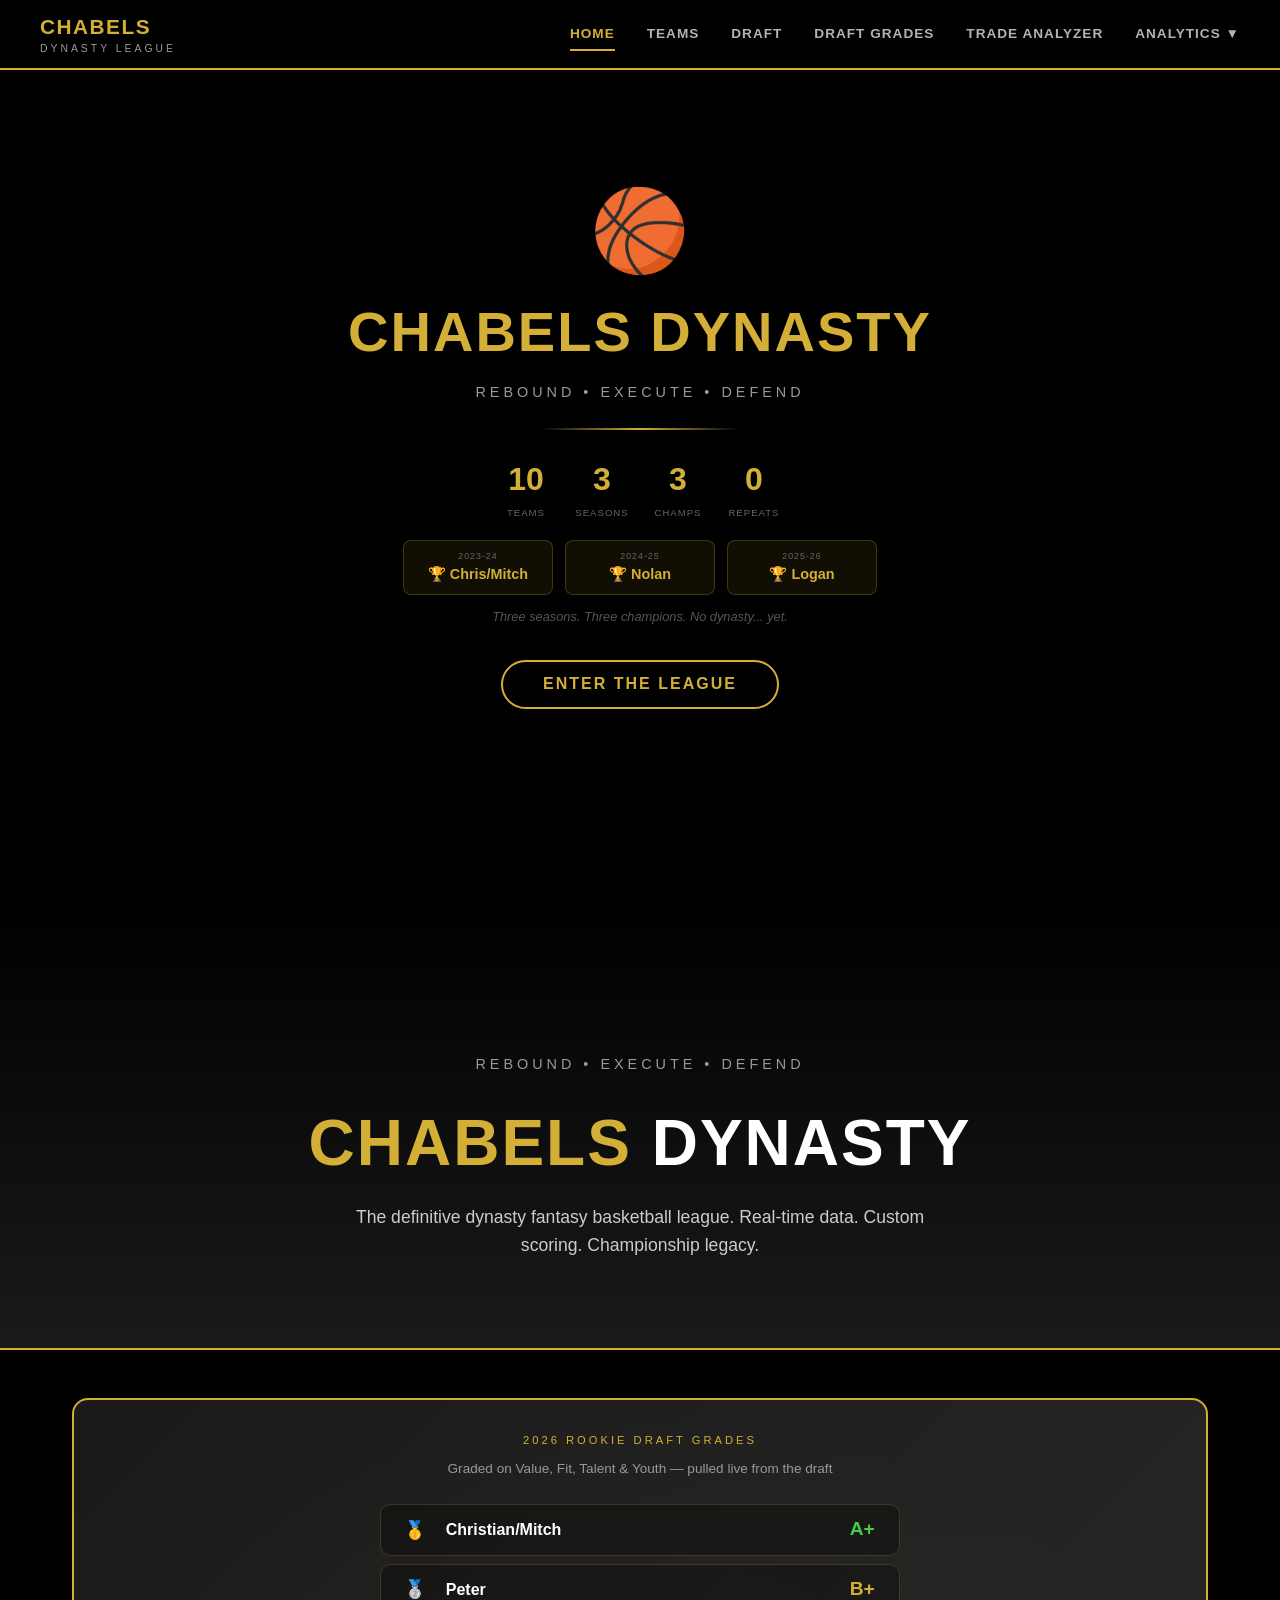
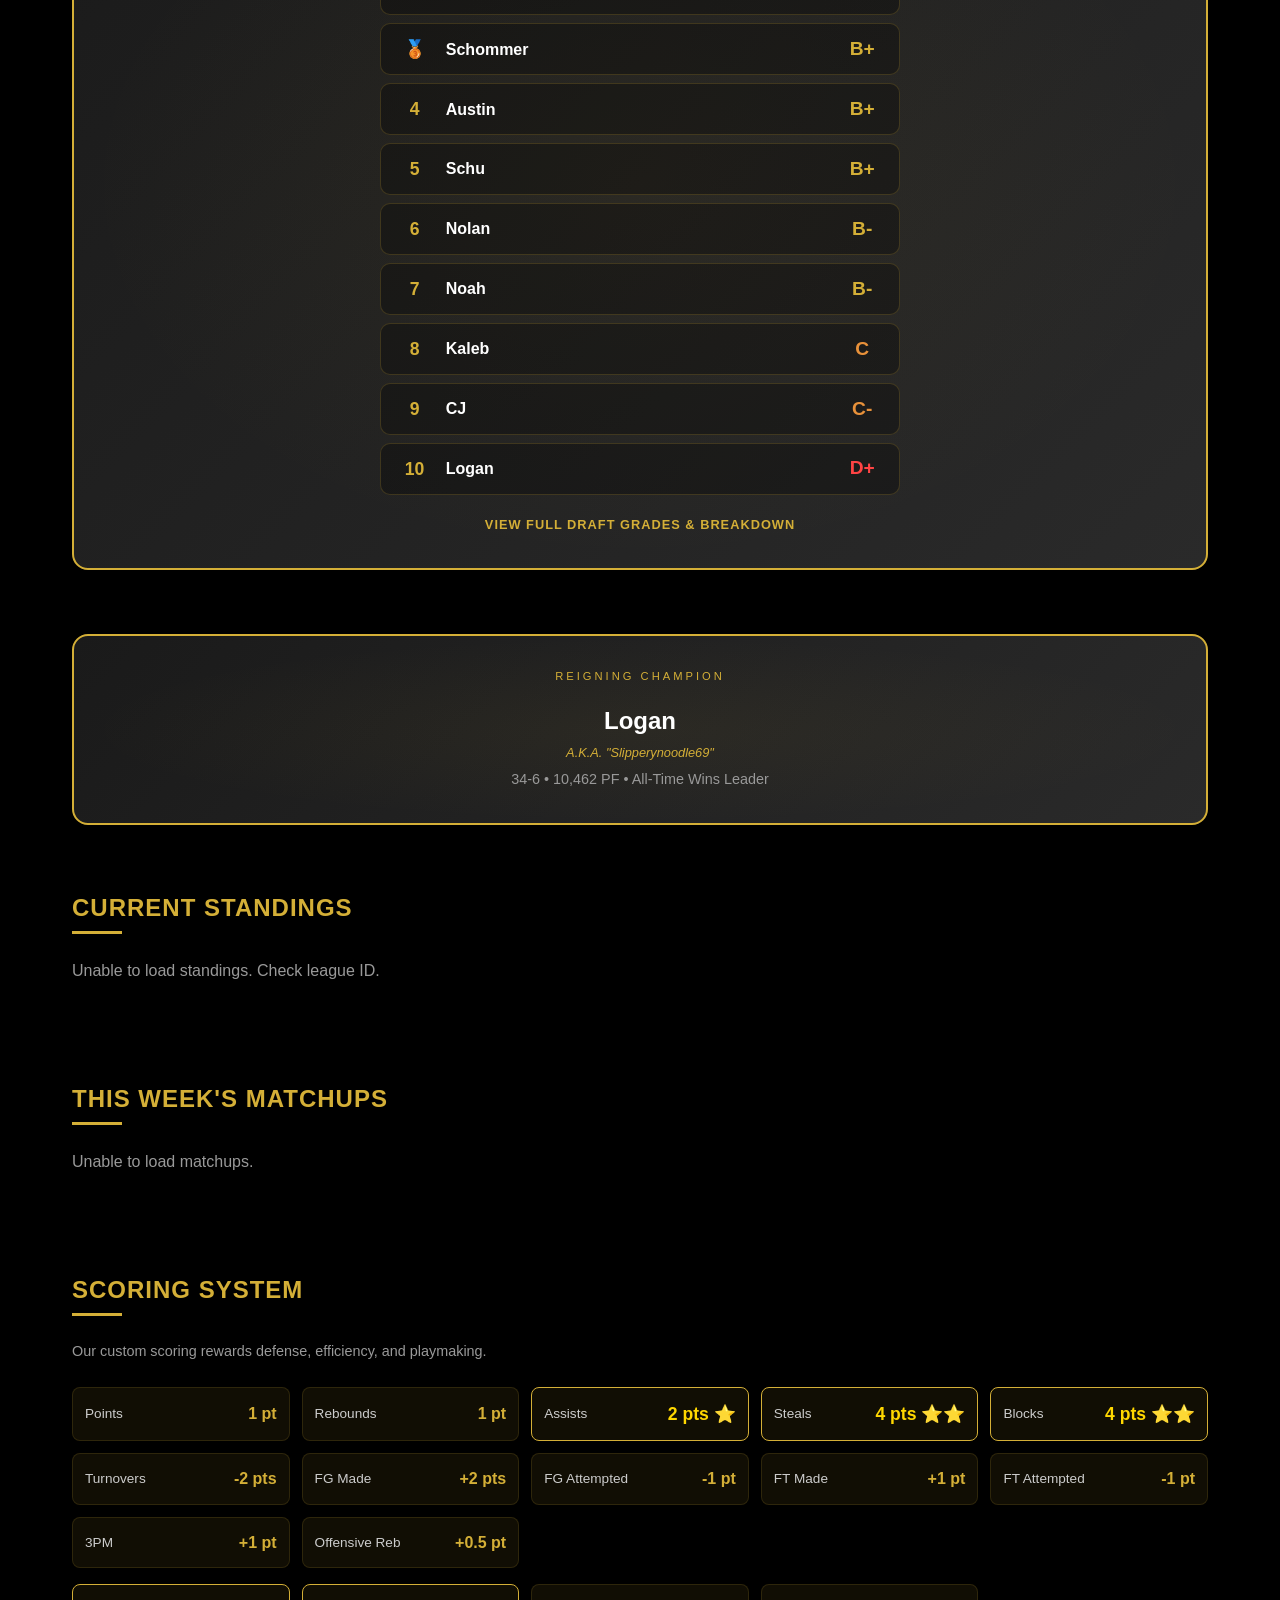
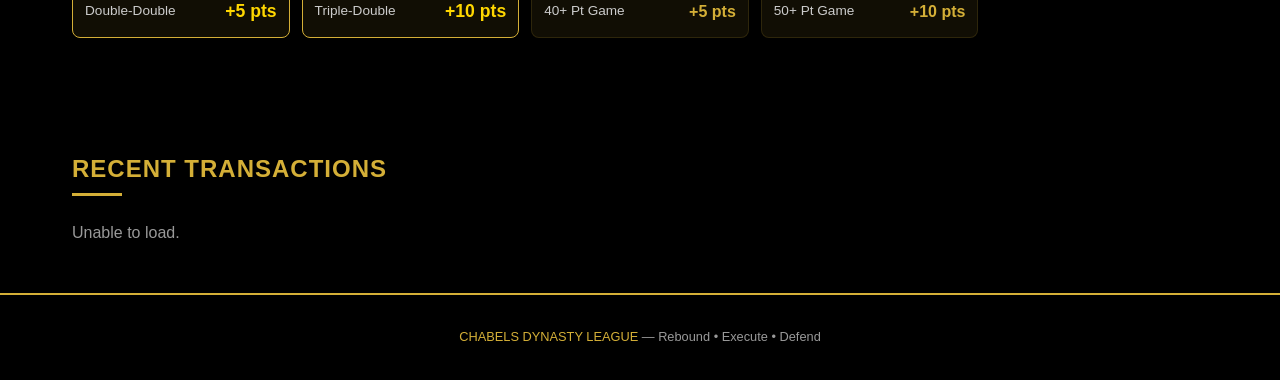
<file: index.html>
<!DOCTYPE html>
<html lang="en">
<head>
  <meta charset="UTF-8">
  <meta name="viewport" content="width=device-width, initial-scale=1.0">
  <title>Chabels Dynasty League</title>
  <link rel="stylesheet" href="css/style.css">
</head>
<body>

  <!-- Navigation -->
  <nav class="nav">
  <div class="nav-inner">
    <a href="index.html" class="nav-logo">CHABELS<span class="sub">Dynasty League</span></a>
    <div class="nav-toggle"><span></span><span></span><span></span></div>
    <div class="nav-links">
      <a href="index.html">Home</a>
      <a href="teams.html">Teams</a>
      <a href="draft.html">Draft</a>
      <a href="grades.html">Draft Grades</a>
      <a href="analytics.html#analyzer">Trade Analyzer</a>
      <div class="nav-dropdown">
        <span class="nav-dropdown-toggle">Analytics &#9660;</span>
        <div class="nav-dropdown-menu">
          <a href="rankings.html">Power Rankings</a>
          <a href="trades.html">Trade History</a>
          <a href="analytics.html#contribution">Player Contribution</a>
          <a href="analytics.html#age">Roster Age</a>
          <a href="awards.html">Awards</a>
          <a href="history.html">History</a>
        </div>
      </div>
    </div>
  </div>
</nav>

  <!-- Hero -->
  <section class="hero">
    <div class="hero-motto">Rebound &bull; Execute &bull; Defend</div>
    <h1><span class="gold">CHABELS</span> DYNASTY</h1>
    <p class="hero-subtitle">The definitive dynasty fantasy basketball league. Real-time data. Custom scoring. Championship legacy.</p>
  </section>

    <!-- 2026 Draft Grades -->
  <section class="section" style="padding-bottom:1rem;">
    <div style="background:linear-gradient(135deg,var(--dark),var(--dark-mid));border:2px solid var(--gold);border-radius:16px;padding:2rem;text-align:center;position:relative;overflow:hidden;">
      <div style="position:absolute;top:0;left:0;right:0;bottom:0;background:radial-gradient(ellipse at center,rgba(212,175,55,0.05) 0%,transparent 70%);"></div>
      <div style="position:relative;z-index:1;">
        <div style="font-size:0.7rem;color:var(--gold);letter-spacing:3px;text-transform:uppercase;margin-bottom:0.5rem;">2026 Rookie Draft Grades</div>
        <div style="font-size:0.85rem;color:var(--gray-text);margin-bottom:1.5rem;">Graded on Value, Fit, Talent &amp; Youth &mdash; pulled live from the draft</div>

        <div style="display:flex;flex-direction:column;gap:0.5rem;max-width:520px;margin:0 auto;text-align:left;">
        <div style="display:flex;align-items:center;gap:0.85rem;background:rgba(0,0,0,0.3);border:1px solid rgba(212,175,55,0.2);border-radius:10px;padding:0.6rem 1rem;">
      <div style="font-size:1.1rem;font-weight:700;color:var(--gold);min-width:2.2rem;text-align:center;">🥇</div>
      <div style="flex:1;"><span style="color:var(--white);font-weight:600;">Christian/Mitch</span></div>
      <div style="font-size:1.2rem;font-weight:800;color:#44cc44;min-width:2.6rem;text-align:center;">A+</div>
    </div>
<div style="display:flex;align-items:center;gap:0.85rem;background:rgba(0,0,0,0.3);border:1px solid rgba(212,175,55,0.2);border-radius:10px;padding:0.6rem 1rem;">
      <div style="font-size:1.1rem;font-weight:700;color:var(--gold);min-width:2.2rem;text-align:center;">🥈</div>
      <div style="flex:1;"><span style="color:var(--white);font-weight:600;">Peter</span></div>
      <div style="font-size:1.2rem;font-weight:800;color:#d4af37;min-width:2.6rem;text-align:center;">B+</div>
    </div>
<div style="display:flex;align-items:center;gap:0.85rem;background:rgba(0,0,0,0.3);border:1px solid rgba(212,175,55,0.2);border-radius:10px;padding:0.6rem 1rem;">
      <div style="font-size:1.1rem;font-weight:700;color:var(--gold);min-width:2.2rem;text-align:center;">🥉</div>
      <div style="flex:1;"><span style="color:var(--white);font-weight:600;">Schommer</span></div>
      <div style="font-size:1.2rem;font-weight:800;color:#d4af37;min-width:2.6rem;text-align:center;">B+</div>
    </div>
<div style="display:flex;align-items:center;gap:0.85rem;background:rgba(0,0,0,0.3);border:1px solid rgba(212,175,55,0.2);border-radius:10px;padding:0.6rem 1rem;">
      <div style="font-size:1.1rem;font-weight:700;color:var(--gold);min-width:2.2rem;text-align:center;">4</div>
      <div style="flex:1;"><span style="color:var(--white);font-weight:600;">Austin</span></div>
      <div style="font-size:1.2rem;font-weight:800;color:#d4af37;min-width:2.6rem;text-align:center;">B+</div>
    </div>
<div style="display:flex;align-items:center;gap:0.85rem;background:rgba(0,0,0,0.3);border:1px solid rgba(212,175,55,0.2);border-radius:10px;padding:0.6rem 1rem;">
      <div style="font-size:1.1rem;font-weight:700;color:var(--gold);min-width:2.2rem;text-align:center;">5</div>
      <div style="flex:1;"><span style="color:var(--white);font-weight:600;">Schu</span></div>
      <div style="font-size:1.2rem;font-weight:800;color:#d4af37;min-width:2.6rem;text-align:center;">B+</div>
    </div>
<div style="display:flex;align-items:center;gap:0.85rem;background:rgba(0,0,0,0.3);border:1px solid rgba(212,175,55,0.2);border-radius:10px;padding:0.6rem 1rem;">
      <div style="font-size:1.1rem;font-weight:700;color:var(--gold);min-width:2.2rem;text-align:center;">6</div>
      <div style="flex:1;"><span style="color:var(--white);font-weight:600;">Nolan</span></div>
      <div style="font-size:1.2rem;font-weight:800;color:#d4af37;min-width:2.6rem;text-align:center;">B-</div>
    </div>
<div style="display:flex;align-items:center;gap:0.85rem;background:rgba(0,0,0,0.3);border:1px solid rgba(212,175,55,0.2);border-radius:10px;padding:0.6rem 1rem;">
      <div style="font-size:1.1rem;font-weight:700;color:var(--gold);min-width:2.2rem;text-align:center;">7</div>
      <div style="flex:1;"><span style="color:var(--white);font-weight:600;">Noah</span></div>
      <div style="font-size:1.2rem;font-weight:800;color:#d4af37;min-width:2.6rem;text-align:center;">B-</div>
    </div>
<div style="display:flex;align-items:center;gap:0.85rem;background:rgba(0,0,0,0.3);border:1px solid rgba(212,175,55,0.2);border-radius:10px;padding:0.6rem 1rem;">
      <div style="font-size:1.1rem;font-weight:700;color:var(--gold);min-width:2.2rem;text-align:center;">8</div>
      <div style="flex:1;"><span style="color:var(--white);font-weight:600;">Kaleb</span></div>
      <div style="font-size:1.2rem;font-weight:800;color:#e8913a;min-width:2.6rem;text-align:center;">C</div>
    </div>
<div style="display:flex;align-items:center;gap:0.85rem;background:rgba(0,0,0,0.3);border:1px solid rgba(212,175,55,0.2);border-radius:10px;padding:0.6rem 1rem;">
      <div style="font-size:1.1rem;font-weight:700;color:var(--gold);min-width:2.2rem;text-align:center;">9</div>
      <div style="flex:1;"><span style="color:var(--white);font-weight:600;">CJ</span></div>
      <div style="font-size:1.2rem;font-weight:800;color:#e8913a;min-width:2.6rem;text-align:center;">C-</div>
    </div>
<div style="display:flex;align-items:center;gap:0.85rem;background:rgba(0,0,0,0.3);border:1px solid rgba(212,175,55,0.2);border-radius:10px;padding:0.6rem 1rem;">
      <div style="font-size:1.1rem;font-weight:700;color:var(--gold);min-width:2.2rem;text-align:center;">10</div>
      <div style="flex:1;"><span style="color:var(--white);font-weight:600;">Logan</span></div>
      <div style="font-size:1.2rem;font-weight:800;color:#ff4444;min-width:2.6rem;text-align:center;">D+</div>
    </div>
                </div>
        <a href="grades.html" style="display:inline-block;margin-top:1.25rem;color:var(--gold);font-size:0.8rem;font-weight:700;letter-spacing:1px;text-transform:uppercase;">View full draft grades &amp; breakdown</a>
      </div>
    </div>
  </section>

  <!-- Reigning Champion -->
  <section class="section" style="padding-bottom:1rem;">
    <div style="background:linear-gradient(135deg,var(--dark),var(--dark-mid));border:2px solid var(--gold);border-radius:16px;padding:2rem;text-align:center;position:relative;overflow:hidden;">
      <div style="position:absolute;top:0;left:0;right:0;bottom:0;background:radial-gradient(ellipse at center,rgba(212,175,55,0.05) 0%,transparent 70%);"></div>
      <div style="position:relative;z-index:1;">
        <div style="font-size:0.7rem;color:var(--gold);letter-spacing:3px;text-transform:uppercase;margin-bottom:1rem;">Reigning Champion</div>

        <div style="margin-top:0.75rem;">
          <div style="font-size:1.5rem;font-weight:700;color:var(--white);">Logan</div>
          <div style="color:var(--gold);font-size:0.8rem;font-style:italic;margin-top:0.15rem;">A.K.A. "Slipperynoodle69"</div>
          <div style="color:var(--gray-text);font-size:0.9rem;margin-top:0.25rem;">34-6 &bull; 10,462 PF &bull; All-Time Wins Leader</div>
        </div>
      </div>
    </div>
  </section>

  <!-- Standings -->
  <section class="section">
    <h2 class="section-title">Current Standings</h2>
    <div class="gold-line"></div>
    <div id="standings"><div class="loading">Loading standings</div></div>
  </section>

  <!-- Matchups -->
  <section class="section">
    <h2 class="section-title">This Week's Matchups</h2>
    <div class="gold-line"></div>
    <div id="matchups"><div class="loading">Loading matchups</div></div>
  </section>

  <!-- Scoring System -->
  <section class="section">
    <h2 class="section-title">Scoring System</h2>
    <div class="gold-line"></div>
    <p class="section-sub">Our custom scoring rewards defense, efficiency, and playmaking.</p>

    <div class="scoring-grid">
      <div class="scoring-item"><span class="label">Points</span><span class="value">1 pt</span></div>
      <div class="scoring-item"><span class="label">Rebounds</span><span class="value">1 pt</span></div>
      <div class="scoring-item elite"><span class="label">Assists</span><span class="value">2 pts ⭐</span></div>
      <div class="scoring-item elite"><span class="label">Steals</span><span class="value">4 pts ⭐⭐</span></div>
      <div class="scoring-item elite"><span class="label">Blocks</span><span class="value">4 pts ⭐⭐</span></div>
      <div class="scoring-item"><span class="label">Turnovers</span><span class="value">-2 pts</span></div>
      <div class="scoring-item"><span class="label">FG Made</span><span class="value">+2 pts</span></div>
      <div class="scoring-item"><span class="label">FG Attempted</span><span class="value">-1 pt</span></div>
      <div class="scoring-item"><span class="label">FT Made</span><span class="value">+1 pt</span></div>
      <div class="scoring-item"><span class="label">FT Attempted</span><span class="value">-1 pt</span></div>
      <div class="scoring-item"><span class="label">3PM</span><span class="value">+1 pt</span></div>
      <div class="scoring-item"><span class="label">Offensive Reb</span><span class="value">+0.5 pt</span></div>
    </div>

    <div style="margin-top:1rem;">
      <div class="scoring-grid">
        <div class="scoring-item elite"><span class="label">Double-Double</span><span class="value">+5 pts</span></div>
        <div class="scoring-item elite"><span class="label">Triple-Double</span><span class="value">+10 pts</span></div>
        <div class="scoring-item"><span class="label">40+ Pt Game</span><span class="value">+5 pts</span></div>
        <div class="scoring-item"><span class="label">50+ Pt Game</span><span class="value">+10 pts</span></div>
      </div>
    </div>
  </section>

  <!-- Transactions -->
  <section class="section">
    <h2 class="section-title">Recent Transactions</h2>
    <div class="gold-line"></div>
    <div id="transactions"><div class="loading">Loading transactions</div></div>
  </section>

  <!-- Footer -->
  <footer class="footer">
    <p><span class="gold">CHABELS DYNASTY LEAGUE</span> &mdash; Rebound &bull; Execute &bull; Defend</p>
  </footer>

<script src="js/gate.js?v=1777342529"></script>
<script src="js/sleeper.js"></script>
  <script>
    renderStandings('standings');
    renderMatchups('matchups');
    renderTransactions('transactions');
  </script>
</body>
</html>
</file>
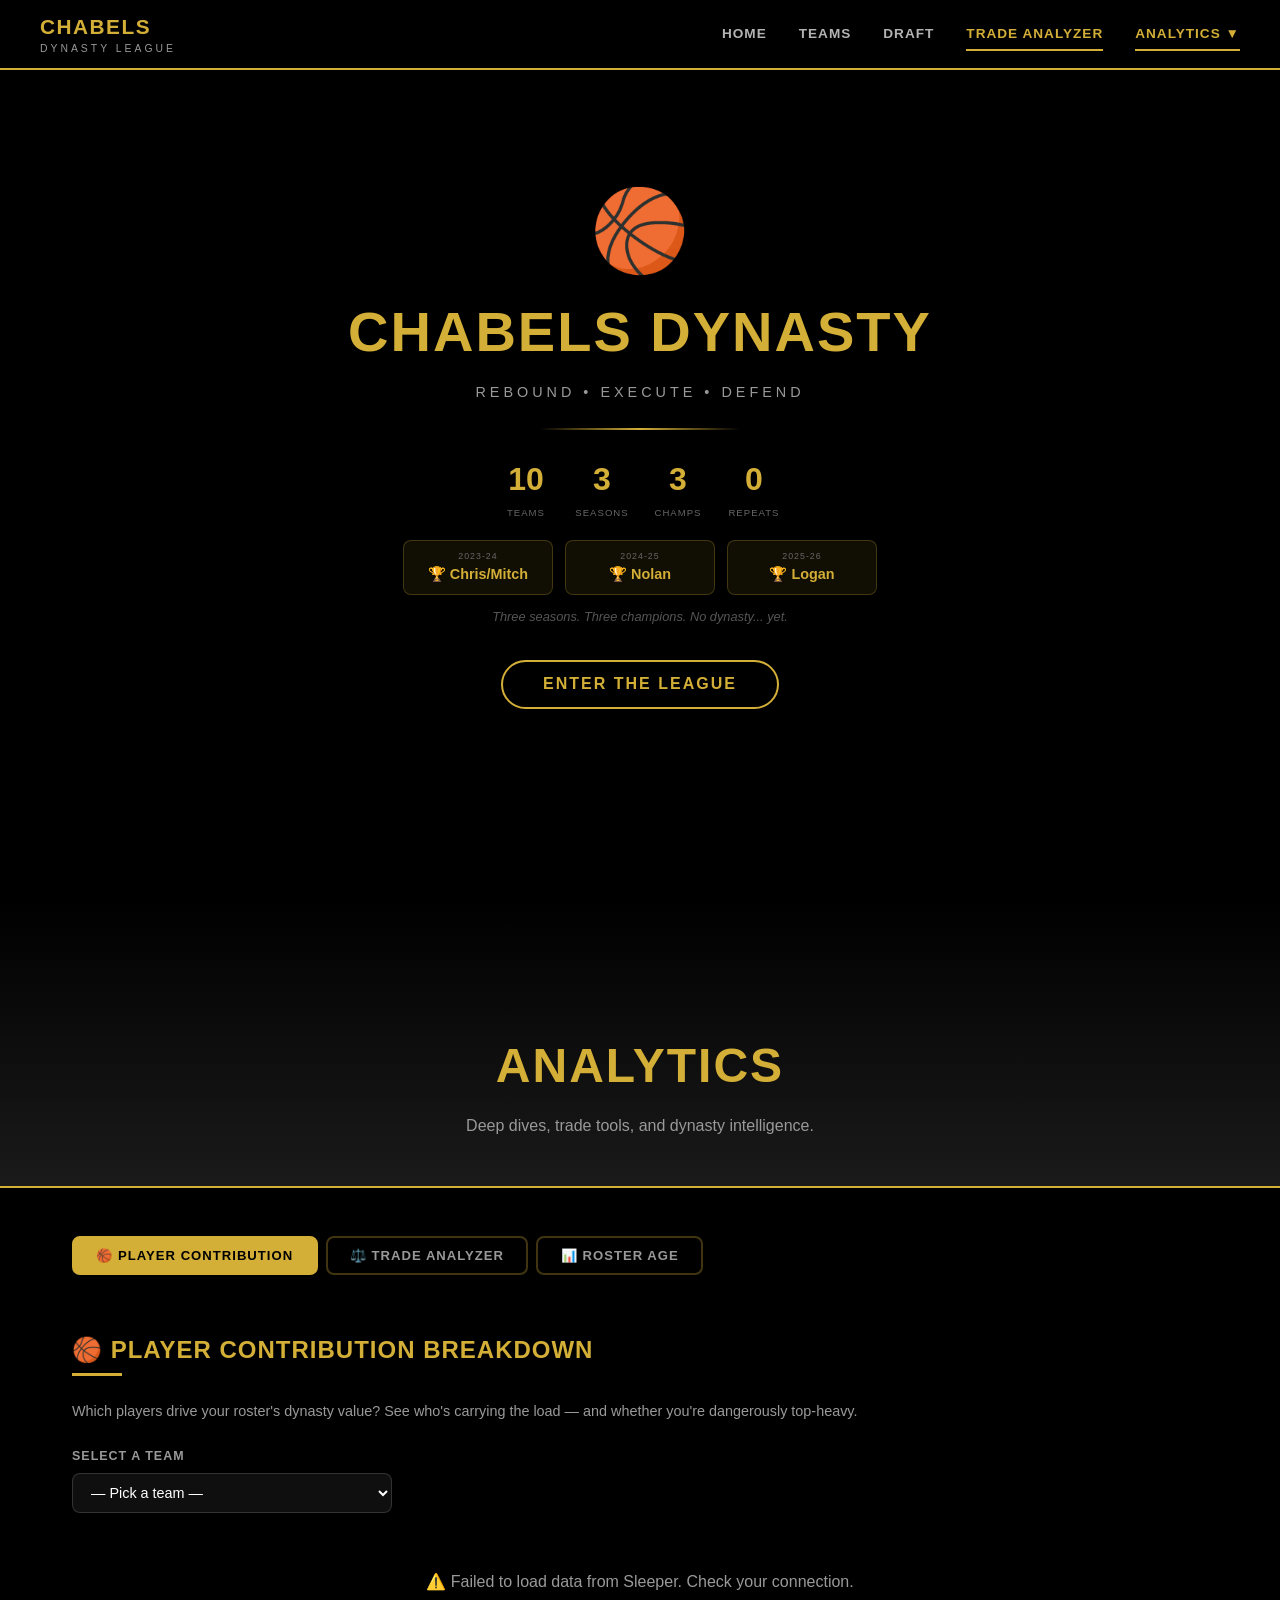
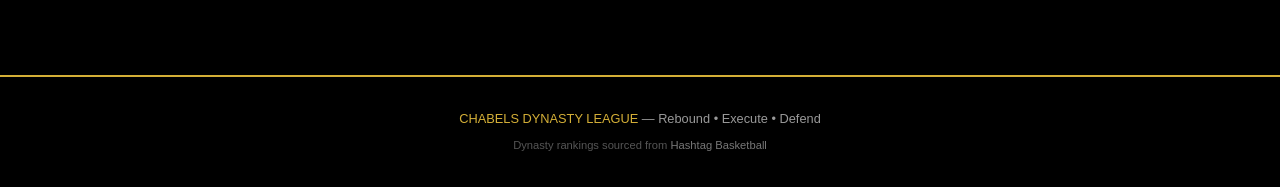
<file: analytics.html>
<!DOCTYPE html>
<html lang="en">
<head>
  <meta charset="UTF-8">
  <meta name="viewport" content="width=device-width, initial-scale=1.0">
  <title>Analytics — Chabels Dynasty</title>
  <link rel="stylesheet" href="css/style.css">
  <style>
    /* ===== Analytics-Specific Styles ===== */
    .tab-switcher {
      display: flex;
      gap: 0.5rem;
      flex-wrap: wrap;
    }
    .tab-btn {
      padding: 0.6rem 1.4rem;
      border: 2px solid rgba(212,175,55,0.3);
      background: transparent;
      color: var(--gray-text);
      border-radius: 8px;
      cursor: pointer;
      font-size: 0.82rem;
      font-weight: 700;
      letter-spacing: 1px;
      text-transform: uppercase;
      transition: all 0.2s ease;
      font-family: inherit;
    }
    .tab-btn:hover { border-color: var(--gold); color: var(--gold); }
    .tab-btn.active { background: var(--gold); color: var(--black); border-color: var(--gold); }
    .analytics-section { display: none; }
    .analytics-section.active { display: block; }

    /* ===== Feature 1: Contribution ===== */
    .contrib-bar-wrap { margin: 0.5rem 0; }
    .contrib-bar-label {
      display: flex;
      justify-content: space-between;
      align-items: center;
      font-size: 0.82rem;
      margin-bottom: 4px;
      gap: 0.5rem;
    }
    .contrib-bar-track {
      background: rgba(255,255,255,0.07);
      border-radius: 4px;
      height: 22px;
      overflow: hidden;
    }
    .contrib-bar-fill {
      height: 100%;
      border-radius: 4px;
      display: flex;
      align-items: center;
      padding-left: 8px;
      font-size: 0.7rem;
      font-weight: 700;
      color: var(--black);
      transition: width 0.5s ease;
    }
    .contrib-bar-fill.high { background: linear-gradient(90deg, #d4af37, #ffd700); }
    .contrib-bar-fill.mid  { background: rgba(212,175,55,0.45); color: var(--white); }
    .contrib-bar-fill.low  { background: rgba(255,255,255,0.14); color: #666; }
    .injury-badge {
      display: inline-block;
      background: rgba(255,68,68,0.15);
      border: 1px solid var(--red);
      color: var(--red);
      font-size: 0.68rem;
      padding: 1px 7px;
      border-radius: 4px;
      font-weight: 700;
      vertical-align: middle;
      margin-left: 6px;
    }

    /* ===== Feature 2: Trade Analyzer ===== */
    .trade-cols {
      display: grid;
      grid-template-columns: 1fr 1fr;
      gap: 1.25rem;
      margin-bottom: 1.5rem;
    }
    @media (max-width: 680px) { .trade-cols { grid-template-columns: 1fr; } }
    .trade-col {
      background: var(--dark);
      border: 1px solid rgba(212,175,55,0.18);
      border-radius: 12px;
      padding: 1.25rem;
    }
    .trade-col h3 {
      color: var(--gold);
      margin-bottom: 0.75rem;
      font-size: 0.88rem;
      letter-spacing: 1.5px;
      text-transform: uppercase;
    }
    .trade-col-total {
      font-size: 1.1rem;
      font-weight: 700;
      color: var(--gold);
      margin-bottom: 0.75rem;
    }
    .trade-assets-list { min-height: 56px; margin-bottom: 1rem; }
    .trade-asset-item {
      display: flex;
      align-items: center;
      justify-content: space-between;
      border-radius: 6px;
      padding: 6px 10px;
      margin-bottom: 5px;
      font-size: 0.83rem;
      gap: 0.5rem;
    }
    .trade-asset-remove {
      cursor: pointer;
      color: var(--red);
      font-weight: 700;
      font-size: 1.2rem;
      line-height: 1;
      background: none;
      border: none;
      padding: 0 3px;
      flex-shrink: 0;
      font-family: inherit;
    }
    .trade-asset-remove:hover { opacity: 0.7; }
    .add-section-label {
      font-size: 0.72rem;
      color: var(--gray-text);
      text-transform: uppercase;
      letter-spacing: 1px;
      margin-bottom: 6px;
      margin-top: 0.75rem;
    }
    .trade-add-row {
      display: flex;
      gap: 0.4rem;
      flex-wrap: wrap;
      margin-bottom: 4px;
    }
    .trade-select {
      background: rgba(255,255,255,0.06);
      border: 1px solid rgba(255,255,255,0.15);
      color: var(--white);
      border-radius: 6px;
      padding: 6px 10px;
      font-size: 0.8rem;
      min-width: 0;
      flex: 1;
      font-family: inherit;
    }
    .trade-select option { background: #1a1a1a; }
    .trade-add-btn {
      background: rgba(212,175,55,0.12);
      border: 1px solid var(--gold);
      color: var(--gold);
      border-radius: 6px;
      padding: 6px 12px;
      font-size: 0.78rem;
      font-weight: 700;
      cursor: pointer;
      white-space: nowrap;
      font-family: inherit;
      flex-shrink: 0;
    }
    .trade-add-btn:hover { background: rgba(212,175,55,0.28); }
    .grade-display {
      text-align: center;
      padding: 2rem 1.5rem;
      border-radius: 12px;
      border: 2px solid #555;
      background: rgba(100,100,100,0.05);
      transition: all 0.35s ease;
    }
    .grade-label {
      font-size: 2.2rem;
      font-weight: 700;
      letter-spacing: 4px;
      color: #777;
      transition: color 0.3s ease;
    }
    .grade-diff {
      font-size: 0.88rem;
      margin-top: 0.75rem;
      color: var(--gray-text);
    }
    .reset-btn {
      background: rgba(255,68,68,0.1);
      border: 1px solid var(--red);
      color: var(--red);
      border-radius: 6px;
      padding: 8px 20px;
      cursor: pointer;
      font-size: 0.8rem;
      font-weight: 700;
      font-family: inherit;
      margin-top: 1rem;
    }
    .reset-btn:hover { background: rgba(255,68,68,0.2); }

    /* ===== Feature 3: Age Distribution ===== */
    .age-legend {
      display: flex;
      gap: 1.25rem;
      flex-wrap: wrap;
      margin-bottom: 2rem;
      font-size: 0.82rem;
    }
    .age-legend-item { display: flex; align-items: center; gap: 0.4rem; }
    .age-legend-dot { width: 13px; height: 13px; border-radius: 3px; flex-shrink: 0; }
    .age-bar-row {
      margin-bottom: 1.4rem;
      padding: 1rem 1.25rem;
      background: var(--dark);
      border: 1px solid rgba(212,175,55,0.1);
      border-radius: 10px;
    }
    .age-bar-header {
      display: flex;
      justify-content: space-between;
      align-items: center;
      flex-wrap: wrap;
      gap: 0.5rem;
      margin-bottom: 0.6rem;
    }
    .age-bar-left { display: flex; align-items: center; gap: 0.5rem; flex-wrap: wrap; }
    .age-rank { color: var(--gold); font-weight: 700; font-size: 1.1rem; min-width: 28px; }
    .age-team-name { font-weight: 600; color: var(--white); }
    .age-avg { color: var(--gray-text); font-size: 0.78rem; }
    .age-right { display: flex; align-items: center; gap: 1rem; flex-wrap: wrap; }
    .age-counts { color: var(--gray-text); font-size: 0.75rem; }
    .dynasty-score { color: var(--gold); font-weight: 700; font-size: 0.95rem; }
    .age-stacked {
      display: flex;
      height: 30px;
      border-radius: 6px;
      overflow: hidden;
    }
    .age-seg {
      display: flex;
      align-items: center;
      justify-content: center;
      font-size: 0.68rem;
      font-weight: 700;
      color: rgba(0,0,0,0.85);
      overflow: hidden;
      white-space: nowrap;
      transition: width 0.4s ease;
      min-width: 0;
    }
    .age-seg.u22   { background: #4ecca3; }
    .age-seg.a2225 { background: #45b7d1; }
    .age-seg.a2629 { background: #96c93d; }
    .age-seg.a3033 { background: #ff8c00; }
    .age-seg.a34p  { background: #e74c3c; color: rgba(255,255,255,0.9); }

    /* ===== Shared ===== */
    .an-select-wrap {
      margin-bottom: 1.5rem;
    }
    .an-select-label {
      color: var(--gray-text);
      font-size: 0.78rem;
      font-weight: 700;
      text-transform: uppercase;
      letter-spacing: 1px;
      display: block;
      margin-bottom: 6px;
    }
    .an-select {
      background: rgba(255,255,255,0.06);
      border: 1px solid rgba(255,255,255,0.15);
      color: var(--white);
      border-radius: 8px;
      padding: 10px 14px;
      font-size: 0.9rem;
      max-width: 320px;
      width: 100%;
      font-family: inherit;
    }
    .an-select option { background: #1a1a1a; }
    .empty-state {
      color: var(--gray-text);
      text-align: center;
      padding: 3rem 1rem;
      font-size: 0.9rem;
    }
    .team-total-box {
      display: flex;
      justify-content: space-between;
      align-items: center;
      flex-wrap: wrap;
      gap: 1rem;
      margin-bottom: 1.25rem;
    }
  </style>
</head>
<body>

  <!-- Navigation -->
  <nav class="nav">
  <div class="nav-inner">
    <a href="index.html" class="nav-logo">CHABELS<span class="sub">Dynasty League</span></a>
    <div class="nav-toggle"><span></span><span></span><span></span></div>
    <div class="nav-links">
      <a href="index.html">Home</a>
      <a href="teams.html">Teams</a>
      <a href="draft.html">Draft</a>
      <a href="analytics.html#analyzer">Trade Analyzer</a>
      <div class="nav-dropdown">
        <span class="nav-dropdown-toggle">Analytics &#9660;</span>
        <div class="nav-dropdown-menu">
          <a href="rankings.html">Power Rankings</a>
          <a href="trades.html">Trade History</a>
          <a href="analytics.html#contribution">Player Contribution</a>
          <a href="analytics.html#age">Roster Age</a>
          <a href="awards.html">Awards</a>
          <a href="history.html">History</a>
        </div>
      </div>
    </div>
  </div>
</nav>

  <!-- Header -->
  <section class="page-header">
    <h1><span class="gold">ANALYTICS</span></h1>
    <p>Deep dives, trade tools, and dynasty intelligence.</p>
  </section>

  <!-- Tab Switcher -->
  <section class="section" style="padding-bottom:0.5rem;">
    <div class="tab-switcher">
      <button class="tab-btn active" onclick="switchTab('contribution',this)">🏀 Player Contribution</button>
      <button class="tab-btn" onclick="switchTab('analyzer',this)">⚖️ Trade Analyzer</button>
      <button class="tab-btn" onclick="switchTab('age-dist',this)">📊 Roster Age</button>
    </div>
  </section>

  <!-- ============================================================
       FEATURE 1 — Player Contribution Breakdown
       ============================================================ -->
  <section id="tab-contribution" class="section analytics-section active">
    <h2 class="section-title">🏀 Player Contribution Breakdown</h2>
    <div class="gold-line"></div>
    <p class="section-sub">Which players drive your roster's dynasty value? See who's carrying the load — and whether you're dangerously top-heavy.</p>

    <div class="an-select-wrap">
      <label class="an-select-label" for="contrib-team-select">Select a Team</label>
      <select id="contrib-team-select" class="an-select" onchange="renderContribution(this.value)">
        <option value="">— Pick a team —</option>
      </select>
    </div>

    <div id="contribution-display">
      <div class="loading">Loading roster data…</div>
    </div>
  </section>

  <!-- ============================================================
       FEATURE 2 — Trade Analyzer
       ============================================================ -->
  <section id="tab-analyzer" class="section analytics-section">
    <h2 class="section-title">⚖️ Trade Analyzer</h2>
    <div class="gold-line"></div>
    <p class="section-sub">Build a hypothetical trade and get an instant grade. Uses the same valuation engine as the Trades page — player dynasty rank + pick value based on team record.</p>

    <div style="display:grid;grid-template-columns:1fr 1fr;gap:1rem;margin-bottom:1.5rem;">
      <div>
        <label class="an-select-label">Team A</label>
        <select id="ta-team-a" class="trade-select" style="width:100%;" onchange="onTeamChange('a')">
          <option value="">— Select Team A —</option>
        </select>
      </div>
      <div>
        <label class="an-select-label">Team B</label>
        <select id="ta-team-b" class="trade-select" style="width:100%;" onchange="onTeamChange('b')">
          <option value="">— Select Team B —</option>
        </select>
      </div>
    </div>

    <div class="trade-cols">
      <!-- Team A Column -->
      <div class="trade-col">
        <h3 id="ta-a-title">TEAM A GIVES</h3>
        <div class="trade-col-total" id="ta-a-total">Value Given: 0.0</div>
        <div class="trade-assets-list" id="ta-a-assets">
          <div style="color:var(--gray-text);font-size:0.8rem;text-align:center;padding:0.75rem;">No assets added yet.</div>
        </div>

        <div class="add-section-label">Add Player</div>
        <div class="trade-add-row">
          <select id="ta-a-player-select" class="trade-select" style="flex:2;min-width:120px;">
            <option value="">— Select Team A first —</option>
          </select>
          <button class="trade-add-btn" onclick="addAsset('a','player')">+ Add</button>
        </div>

        <div class="add-section-label">Add Draft Pick</div>
        <div class="trade-add-row">
          <select id="ta-a-pick-round" class="trade-select">
            <option value="1">Round 1</option>
            <option value="2">Round 2</option>
            <option value="3">Round 3</option>
            <option value="4">Round 4</option>
          </select>
          <select id="ta-a-pick-year" class="trade-select">
            <option value="2026">2026</option>
            <option value="2027">2027</option>
            <option value="2028">2028</option>
            <option value="2029">2029</option>
          </select>
        </div>
        <div class="trade-add-row" style="margin-top:4px;">
          <select id="ta-a-pick-team" class="trade-select">
            <option value="">Original Team</option>
          </select>
          <button class="trade-add-btn" onclick="addAsset('a','pick')">+ Pick</button>
        </div>
      </div>

      <!-- Team B Column -->
      <div class="trade-col">
        <h3 id="ta-b-title">TEAM B GIVES</h3>
        <div class="trade-col-total" id="ta-b-total">Value Given: 0.0</div>
        <div class="trade-assets-list" id="ta-b-assets">
          <div style="color:var(--gray-text);font-size:0.8rem;text-align:center;padding:0.75rem;">No assets added yet.</div>
        </div>

        <div class="add-section-label">Add Player</div>
        <div class="trade-add-row">
          <select id="ta-b-player-select" class="trade-select" style="flex:2;min-width:120px;">
            <option value="">— Select Team B first —</option>
          </select>
          <button class="trade-add-btn" onclick="addAsset('b','player')">+ Add</button>
        </div>

        <div class="add-section-label">Add Draft Pick</div>
        <div class="trade-add-row">
          <select id="ta-b-pick-round" class="trade-select">
            <option value="1">Round 1</option>
            <option value="2">Round 2</option>
            <option value="3">Round 3</option>
            <option value="4">Round 4</option>
          </select>
          <select id="ta-b-pick-year" class="trade-select">
            <option value="2026">2026</option>
            <option value="2027">2027</option>
            <option value="2028">2028</option>
            <option value="2029">2029</option>
          </select>
        </div>
        <div class="trade-add-row" style="margin-top:4px;">
          <select id="ta-b-pick-team" class="trade-select">
            <option value="">Original Team</option>
          </select>
          <button class="trade-add-btn" onclick="addAsset('b','pick')">+ Pick</button>
        </div>
      </div>
    </div>

    <!-- Grade Display -->
    <div id="ta-grade" class="grade-display">
      <div id="ta-grade-label" class="grade-label">—</div>
      <div id="ta-grade-diff" class="grade-diff">Select teams and add assets to both sides to see the grade.</div>
    </div>

    <div style="text-align:center;">
      <button class="reset-btn" onclick="resetAnalyzer()">🗑 Reset Trade</button>
    </div>

    <p style="color:var(--gray-text);font-size:0.75rem;margin-top:1.5rem;font-style:italic;text-align:center;">
      Player values from Hashtag Basketball Dynasty Rankings. Pick values weighted by round × original team's career record (worse team = higher pick value).
    </p>
  </section>

  <!-- ============================================================
       FEATURE 3 — Roster Age Distribution
       ============================================================ -->
  <section id="tab-age-dist" class="section analytics-section">
    <h2 class="section-title">📊 Roster Age Distribution</h2>
    <div class="gold-line"></div>
    <p class="section-sub">How young is each team's roster? Younger = better long-term dynasty outlook. Teams sorted by Dynasty Score (younger-skewing first).</p>

    <div class="age-legend">
      <div class="age-legend-item"><div class="age-legend-dot" style="background:#4ecca3;"></div><span style="color:#ccc;">Under 22 (5 pts)</span></div>
      <div class="age-legend-item"><div class="age-legend-dot" style="background:#45b7d1;"></div><span style="color:#ccc;">22–25 (4 pts)</span></div>
      <div class="age-legend-item"><div class="age-legend-dot" style="background:#96c93d;"></div><span style="color:#ccc;">26–29 (3 pts)</span></div>
      <div class="age-legend-item"><div class="age-legend-dot" style="background:#ff8c00;"></div><span style="color:#ccc;">30–33 (1.5 pts)</span></div>
      <div class="age-legend-item"><div class="age-legend-dot" style="background:#e74c3c;"></div><span style="color:#ccc;">34+ (0.5 pts)</span></div>
    </div>

    <div id="age-dist-display">
      <div class="loading">Loading age data…</div>
    </div>
  </section>

  <!-- Footer -->
  <footer class="footer">
    <p><span class="gold">CHABELS DYNASTY LEAGUE</span> &mdash; Rebound &bull; Execute &bull; Defend</p>
    <p style="margin-top:0.5rem;font-size:0.7rem;color:#555;">Dynasty rankings sourced from <a href="https://hashtagbasketball.com/fantasy-basketball-dynasty-rankings" style="color:#777;" target="_blank">Hashtag Basketball</a></p>
  </footer>

<script src="js/gate.js?v=1777342529"></script>
<script src="js/sleeper.js"></script>
  <script src="js/dynasty-rankings.js"></script>
  <script src="js/trades-engine.js"></script>
  <script src="js/trades-data.js"></script>
  <script>
  /* ============================================================
     ANALYTICS PAGE — Main Script
     Features: Player Contribution | Trade Analyzer | Roster Age
     ============================================================ */

  // ===== Global state =====
  let _rosters   = null;   // raw Sleeper rosters
  let _players   = null;   // Sleeper /players/nba map { playerId: playerObj }
  let _teamMap   = null;   // roster_id -> { name, wins, losses, players[] }
  let _teamNames = [];     // sorted list of team names
  let _isLoaded  = false;

  // Trade analyzer state
  const TA = {
    a: { assets: [] },
    b: { assets: [] }
  };

  // ===== Tab switcher =====
  function switchTab(tab, btn) {
    document.querySelectorAll('.analytics-section').forEach(s => s.classList.remove('active'));
    document.querySelectorAll('.tab-btn').forEach(b => b.classList.remove('active'));
    document.getElementById('tab-' + tab).classList.add('active');
    btn.classList.add('active');
  }

  // ===== Accent normalization (mirrors dynasty-rankings.js) =====
  function normalizeA(str) {
    return str.normalize('NFD').replace(/[\u0300-\u036f]/g, '');
  }

  function stripSuffix(s) {
    return s.replace(/\s+(jr\.?|sr\.?|ii|iii|iv)$/i, '').trim();
  }

  // Match a player name against DYNASTY_DB
  function matchDynasty(playerName) {
    if (!playerName || typeof DYNASTY_DB === 'undefined') return null;
    const clean = normalizeA(playerName.toLowerCase().trim());
    let m = DYNASTY_DB.find(d => normalizeA(d.name.toLowerCase()) === clean);
    if (!m) m = DYNASTY_DB.find(d => stripSuffix(normalizeA(d.name.toLowerCase())) === stripSuffix(clean));
    return m || null;
  }

  // Get full player name from Sleeper player object
  function sleeperName(p) {
    if (!p) return null;
    return p.full_name || ((p.first_name || '') + ' ' + (p.last_name || '')).trim() || null;
  }

  // ===== Data loader =====
  async function loadData() {
    if (_isLoaded) return;
    try {
      const [rosters, users, players] = await Promise.all([
        getRosters(),
        getUsers(),
        fetchJSON(SLEEPER_BASE + '/players/nba')
      ]);

      if (!rosters || !users || !players) throw new Error('Sleeper API returned null');

      _rosters = rosters;
      _players = players;

      // Build user display-name map
      const userMap = {};
      users.forEach(u => {
        userMap[u.user_id] = u.metadata?.team_name || u.display_name || u.username;
      });

      // Build team map
      _teamMap = {};
      rosters.forEach(r => {
        _teamMap[r.roster_id] = {
          name: OWNER_NAMES[r.roster_id] || userMap[r.owner_id] || ('Team ' + r.roster_id),
          wins:   r.settings?.wins   || 0,
          losses: r.settings?.losses || 0,
          roster_id: r.roster_id,
          players: r.players || []
        };
      });

      _teamNames = Object.values(_teamMap)
        .map(t => t.name)
        .sort((a, b) => a.localeCompare(b));

      _isLoaded = true;

      populateAllSelects();
      renderContributionPlaceholder();
      renderAgeDistribution();

    } catch (err) {
      console.error('Analytics loadData error:', err);
      const msg = '<p style="color:#999;padding:2rem;text-align:center;">⚠️ Failed to load data from Sleeper. Check your connection.</p>';
      document.getElementById('contribution-display').innerHTML = msg;
      document.getElementById('age-dist-display').innerHTML = msg;
    }
  }

  // ===== Populate all <select> elements =====
  function populateAllSelects() {
    // Contribution team dropdown
    const cSel = document.getElementById('contrib-team-select');
    if (cSel) {
      cSel.innerHTML = '<option value="">— Pick a team —</option>';
      _teamNames.forEach(n => cSel.appendChild(makeOpt(n, n)));
    }

    // Trade analyzer team dropdowns
    ['ta-team-a', 'ta-team-b'].forEach((id, i) => {
      const s = document.getElementById(id);
      if (!s) return;
      s.innerHTML = '<option value="">— Select Team ' + (i === 0 ? 'A' : 'B') + ' —</option>';
      _teamNames.forEach(n => s.appendChild(makeOpt(n, n)));
    });

    // Pick original-team dropdowns
    ['ta-a-pick-team', 'ta-b-pick-team'].forEach(id => {
      const s = document.getElementById(id);
      if (!s) return;
      s.innerHTML = '<option value="">Original Team</option>';
      _teamNames.forEach(n => s.appendChild(makeOpt(n, n)));
    });
  }

  function makeOpt(val, label) {
    const o = document.createElement('option');
    o.value = val;
    o.textContent = label;
    return o;
  }

  // ===== Helper: get player list for a team =====
  function getTeamPlayers(teamName) {
    if (!_isLoaded) return [];
    const team = Object.values(_teamMap).find(t => t.name === teamName);
    if (!team) return [];
    return team.players
      .map(pid => {
        const p = _players[pid];
        return p ? sleeperName(p) : null;
      })
      .filter(Boolean);
  }

  /* ============================================================
     FEATURE 1 — Player Contribution Breakdown
     ============================================================ */

  function renderContributionPlaceholder() {
    document.getElementById('contribution-display').innerHTML =
      '<div class="empty-state">Select a team above to see their player value breakdown.</div>';
  }

  function renderContribution(teamName) {
    const el = document.getElementById('contribution-display');
    if (!teamName) { renderContributionPlaceholder(); return; }
    if (!_isLoaded) { el.innerHTML = '<div class="loading">Loading…</div>'; return; }

    const playerNames = getTeamPlayers(teamName);
    if (!playerNames.length) {
      el.innerHTML = '<div class="empty-state">No players found on this roster.</div>';
      return;
    }

    // Score every player using dynastyRankToTradeValue (from trades-engine.js)
    const scored = playerNames.map(name => {
      const db = matchDynasty(name);
      const value = db ? dynastyRankToTradeValue(db.rank) : 0.5;
      return { name, value, rank: db ? db.rank : null, inDB: !!db };
    }).sort((a, b) => b.value - a.value);

    const total = scored.reduce((s, p) => s + p.value, 0);
    const top   = scored[0];
    const topPct = total > 0 ? (top.value / total * 100) : 0;
    const injuryRisk = topPct > 30 && top.inDB;

    const teamObj = Object.values(_teamMap).find(t => t.name === teamName);

    let html = `<div class="card">
      <div class="team-total-box">
        <div>
          <h3 style="color:var(--white);font-size:1.1rem;margin-bottom:4px;">${teamName}</h3>
          <div style="color:var(--gray-text);font-size:0.8rem;">${scored.length} players on roster${teamObj ? ' &nbsp;|&nbsp; ' + teamObj.wins + '–' + teamObj.losses : ''}</div>
        </div>
        <div style="text-align:right;">
          <div style="font-size:1.8rem;font-weight:700;color:var(--gold);line-height:1;">${total.toFixed(1)}</div>
          <div style="font-size:0.72rem;color:var(--gray-text);">Total Dynasty Value</div>
        </div>
      </div>`;

    if (injuryRisk) {
      html += `<div style="background:rgba(255,68,68,0.07);border:1px solid rgba(255,68,68,0.3);border-radius:8px;padding:0.75rem 1rem;margin-bottom:1.25rem;">
        ⚠️ <strong style="color:var(--red);">Injury Risk:</strong>
        <strong>${top.name}</strong> accounts for <strong style="color:var(--red);">${topPct.toFixed(0)}%</strong>
        of this team's dynasty value. Heavy concentration in one player.
      </div>`;
    }

    scored.forEach((p, i) => {
      const pct = total > 0 ? (p.value / total * 100) : 0;
      const barClass = pct >= 18 ? 'high' : pct >= 8 ? 'mid' : 'low';
      const pctLabel = pct >= 5 ? pct.toFixed(0) + '%' : '';
      const isTop = i === 0;
      const rankBadge = p.rank ? `#${p.rank}` : 'unranked';

      html += `<div class="contrib-bar-wrap">
        <div class="contrib-bar-label">
          <span style="color:${isTop ? 'var(--gold)' : 'var(--text-body)'};font-weight:${isTop ? 700 : 400};flex:1;min-width:0;overflow:hidden;text-overflow:ellipsis;white-space:nowrap;">
            ${p.name}
            ${!p.inDB ? '<span style="color:#555;font-size:0.68rem;"> (unranked)</span>' : ''}
            ${isTop && injuryRisk ? '<span class="injury-badge">⚠ TOP HEAVY</span>' : ''}
          </span>
          <span style="flex-shrink:0;margin-left:0.5rem;text-align:right;">
            <span style="color:var(--gold);font-weight:700;font-size:0.8rem;">${p.value.toFixed(1)}</span>
            <span style="color:var(--gray-text);font-size:0.72rem;margin-left:4px;">${rankBadge}</span>
            <span style="color:var(--gray-text);font-size:0.72rem;margin-left:4px;">${pct.toFixed(1)}%</span>
          </span>
        </div>
        <div class="contrib-bar-track">
          <div class="contrib-bar-fill ${barClass}" style="width:${Math.max(pct, 0.5)}%;">${pctLabel}</div>
        </div>
      </div>`;
    });

    html += '</div>';
    el.innerHTML = html;
  }

  /* ============================================================
     FEATURE 2 — Trade Analyzer
     ============================================================ */

  function onTeamChange(side) {
    const name = document.getElementById('ta-team-' + side).value;
    const titleEl = document.getElementById('ta-' + side + '-title');
    if (titleEl) titleEl.textContent = (name || ('TEAM ' + side.toUpperCase())) + ' GIVES';

    // Reset this side's assets
    TA[side].assets = [];
    refreshAssets(side);
    updateGrade();

    // Populate player dropdown with this team's roster, sorted by value desc
    const pSel = document.getElementById('ta-' + side + '-player-select');
    if (!pSel) return;

    if (!name || !_isLoaded) {
      pSel.innerHTML = '<option value="">— Select a team first —</option>';
      return;
    }

    const players = getTeamPlayers(name)
      .map(n => ({ name: n, value: findPlayerValue(n) }))
      .sort((a, b) => b.value - a.value);

    pSel.innerHTML = '<option value="">— Pick a player —</option>';
    players.forEach(p => pSel.appendChild(makeOpt(p.name, p.name + ' (' + p.value.toFixed(1) + ')')));
  }

  function addAsset(side, type) {
    if (!_isLoaded) return;

    if (type === 'player') {
      const sel = document.getElementById('ta-' + side + '-player-select');
      const name = sel?.value;
      if (!name) return;
      const val = findPlayerValue(name);
      TA[side].assets.push({ type: 'player', name, value: val });
      sel.value = '';

    } else if (type === 'pick') {
      const round    = parseInt(document.getElementById('ta-' + side + '-pick-round').value);
      const year     = document.getElementById('ta-' + side + '-pick-year').value;
      const origTeam = document.getElementById('ta-' + side + '-pick-team').value || '';
      const val      = getPickValue(round, origTeam || 'Unknown');
      const label    = year + ' Rd' + round + (origTeam ? ' (' + origTeam + "'s)" : ' (unknown)');
      TA[side].assets.push({ type: 'pick', label, round, year, origTeam, value: val });
    }

    refreshAssets(side);
    updateGrade();
  }

  function removeAsset(side, idx) {
    TA[side].assets.splice(idx, 1);
    refreshAssets(side);
    updateGrade();
  }

  function refreshAssets(side) {
    const container = document.getElementById('ta-' + side + '-assets');
    const totalEl   = document.getElementById('ta-' + side + '-total');
    if (!container) return;

    const assets = TA[side].assets;
    const total  = assets.reduce((s, a) => s + a.value, 0);
    if (totalEl) totalEl.textContent = 'Value Given: ' + total.toFixed(1);

    if (!assets.length) {
      container.innerHTML = '<div style="color:var(--gray-text);font-size:0.8rem;text-align:center;padding:0.75rem;">No assets added yet.</div>';
      return;
    }

    container.innerHTML = assets.map((a, i) => {
      const isPlayer = a.type === 'player';
      const bg    = isPlayer ? 'rgba(212,175,55,0.08)' : 'rgba(100,220,100,0.07)';
      const label = isPlayer ? a.name : ('🎯 ' + a.label);
      return '<div class="trade-asset-item" style="background:' + bg + ';">' +
               '<span style="color:var(--text-body);flex:1;overflow:hidden;text-overflow:ellipsis;white-space:nowrap;">' + label + '</span>' +
               '<span style="color:var(--gold);font-size:0.78rem;font-weight:700;flex-shrink:0;margin-left:6px;">' + a.value.toFixed(1) + '</span>' +
               '<button class="trade-asset-remove" onclick="removeAsset(\'' + side + '\',' + i + ')">×</button>' +
             '</div>';
    }).join('');
  }

  function updateGrade() {
    // aGiven = what Team A gives away → Team B receives this
    // bGiven = what Team B gives away → Team A receives this
    const aGiven = TA.a.assets.reduce((s, a) => s + a.value, 0);
    const bGiven = TA.b.assets.reduce((s, a) => s + a.value, 0);

    const gradeEl = document.getElementById('ta-grade');
    const labelEl = document.getElementById('ta-grade-label');
    const diffEl  = document.getElementById('ta-grade-diff');
    if (!gradeEl || !labelEl || !diffEl) return;

    const hasAssets = TA.a.assets.length > 0 || TA.b.assets.length > 0;
    if (!hasAssets) {
      gradeEl.style.cssText = 'text-align:center;padding:2rem 1.5rem;border-radius:12px;border:2px solid #555;background:rgba(100,100,100,0.05);transition:all 0.35s ease;';
      labelEl.style.color   = '#777';
      labelEl.textContent   = '—';
      diffEl.textContent    = 'Select teams and add assets to both sides to see the grade.';
      return;
    }

    // diff = bGiven - aGiven
    //   positive: Team B gives more → Team A wins (receives more)
    //   negative: Team A gives more → Team B wins (receives more)
    const diff  = bGiven - aGiven;
    const grade = getTradeGrade(diff);

    const aName = document.getElementById('ta-team-a')?.value || 'Team A';
    const bName = document.getElementById('ta-team-b')?.value || 'Team B';

    gradeEl.style.cssText = 'text-align:center;padding:2rem 1.5rem;border-radius:12px;border:2px solid ' + grade.border + ';background:' + grade.bg + ';transition:all 0.35s ease;';
    labelEl.style.color   = grade.color;
    labelEl.textContent   = grade.label;

    let desc;
    if (Math.abs(diff) < 5) {
      desc = 'Even trade — both sides get roughly equal value (' + aGiven.toFixed(1) + ' ↔ ' + bGiven.toFixed(1) + ').';
    } else if (diff > 0) {
      desc = aName + ' wins this trade. They receive ' + bGiven.toFixed(1) + ' in value, giving away only ' + aGiven.toFixed(1) + '. Edge: +' + diff.toFixed(1) + '.';
    } else {
      desc = bName + ' wins this trade. They receive ' + aGiven.toFixed(1) + ' in value, giving away only ' + bGiven.toFixed(1) + '. Edge: +' + Math.abs(diff).toFixed(1) + '.';
    }
    diffEl.textContent = desc;
  }

  function resetAnalyzer() {
    TA.a.assets = [];
    TA.b.assets = [];
    refreshAssets('a');
    refreshAssets('b');
    updateGrade();
  }

  /* ============================================================
     FEATURE 3 — Roster Age Distribution
     ============================================================ */

  function renderAgeDistribution() {
    const el = document.getElementById('age-dist-display');
    if (!el) return;
    if (!_isLoaded) { el.innerHTML = '<div class="loading">Loading…</div>'; return; }

    const AGE_PTS = { u22: 5, a2225: 4, a2629: 3, a3033: 1.5, a34p: 0.5 };

    const teamData = Object.values(_teamMap).map(team => {
      const buckets = { u22: 0, a2225: 0, a2629: 0, a3033: 0, a34p: 0 };
      const ages    = [];

      team.players.forEach(pid => {
        const p = _players[pid];
        if (!p) return;
        const name = sleeperName(p);

        let age = null;

        // 1. DYNASTY_DB age (most accurate, pre-computed)
        const db = matchDynasty(name || '');
        if (db) { age = db.age; }

        // 2. Calculate from Sleeper birth_date
        if (age === null && p.birth_date) {
          const born = new Date(p.birth_date);
          if (!isNaN(born)) {
            age = (Date.now() - born.getTime()) / (1000 * 60 * 60 * 24 * 365.25);
          }
        }

        // 3. Sleeper age field
        if (age === null && p.age != null) {
          age = parseFloat(p.age);
        }

        if (age === null || isNaN(age)) return;
        ages.push(age);

        if      (age < 22) buckets.u22++;
        else if (age < 26) buckets.a2225++;
        else if (age < 30) buckets.a2629++;
        else if (age < 34) buckets.a3033++;
        else               buckets.a34p++;
      });

      const n = ages.length || 1;
      const dynastyScore =
        (buckets.u22 * AGE_PTS.u22 + buckets.a2225 * AGE_PTS.a2225 +
         buckets.a2629 * AGE_PTS.a2629 + buckets.a3033 * AGE_PTS.a3033 +
         buckets.a34p * AGE_PTS.a34p) / n;

      const avgAge = ages.length ? ages.reduce((a, b) => a + b, 0) / ages.length : 0;

      return { ...team, buckets, dynastyScore, totalKnown: ages.length, avgAge };
    });

    // Sort by Dynasty Score descending (youngest first)
    teamData.sort((a, b) => b.dynastyScore - a.dynastyScore);

    let html = '';
    teamData.forEach((team, rank) => {
      const total = team.totalKnown || 1;
      const segs = [
        { key: 'u22',   cls: 'u22',   label: '<22'   },
        { key: 'a2225', cls: 'a2225', label: '22–25' },
        { key: 'a2629', cls: 'a2629', label: '26–29' },
        { key: 'a3033', cls: 'a3033', label: '30–33' },
        { key: 'a34p',  cls: 'a34p',  label: '34+'   },
      ];

      const stacked = segs.map(s => {
        const cnt = team.buckets[s.key];
        if (!cnt) return '';
        const pct = cnt / total * 100;
        const show = pct >= 10 && cnt >= 2;
        return '<div class="age-seg ' + s.cls + '" style="width:' + pct.toFixed(1) + '%;">' + (show ? cnt : '') + '</div>';
      }).join('');

      const countStr = segs
        .filter(s => team.buckets[s.key] > 0)
        .map(s => s.label + ': ' + team.buckets[s.key])
        .join(' | ');

      html += '<div class="age-bar-row">' +
        '<div class="age-bar-header">' +
          '<div class="age-bar-left">' +
            '<span class="age-rank">' + (rank + 1) + '</span>' +
            '<span class="age-team-name">' + team.name + '</span>' +
            '<span class="age-avg">avg ' + team.avgAge.toFixed(1) + ' yrs · ' + team.totalKnown + ' players</span>' +
          '</div>' +
          '<div class="age-right">' +
            '<span class="age-counts">' + countStr + '</span>' +
            '<span class="dynasty-score">⚡ ' + team.dynastyScore.toFixed(2) + '</span>' +
          '</div>' +
        '</div>' +
        '<div class="age-stacked">' + stacked + '</div>' +
      '</div>';
    });

    el.innerHTML = html || '<p style="color:#999;text-align:center;">No age data available.</p>';
  }

  /* ============================================================
     Init
     ============================================================ */
  document.addEventListener('DOMContentLoaded', () => {
    loadData();

    // Hash-based tab switching from nav links
    const hashTabMap = {
      '#analyzer':    'analyzer',
      '#contribution':'contribution',
      '#age':         'age-dist'
    };
    const hash = window.location.hash;
    if (hash && hashTabMap[hash]) {
      const tabId = hashTabMap[hash];
      const btn = Array.from(document.querySelectorAll('.tab-btn'))
        .find(b => b.getAttribute('onclick') && b.getAttribute('onclick').includes("'" + tabId + "'"));
      if (btn) switchTab(tabId, btn);
    }
  });
  </script>
</body>
</html>
</file>
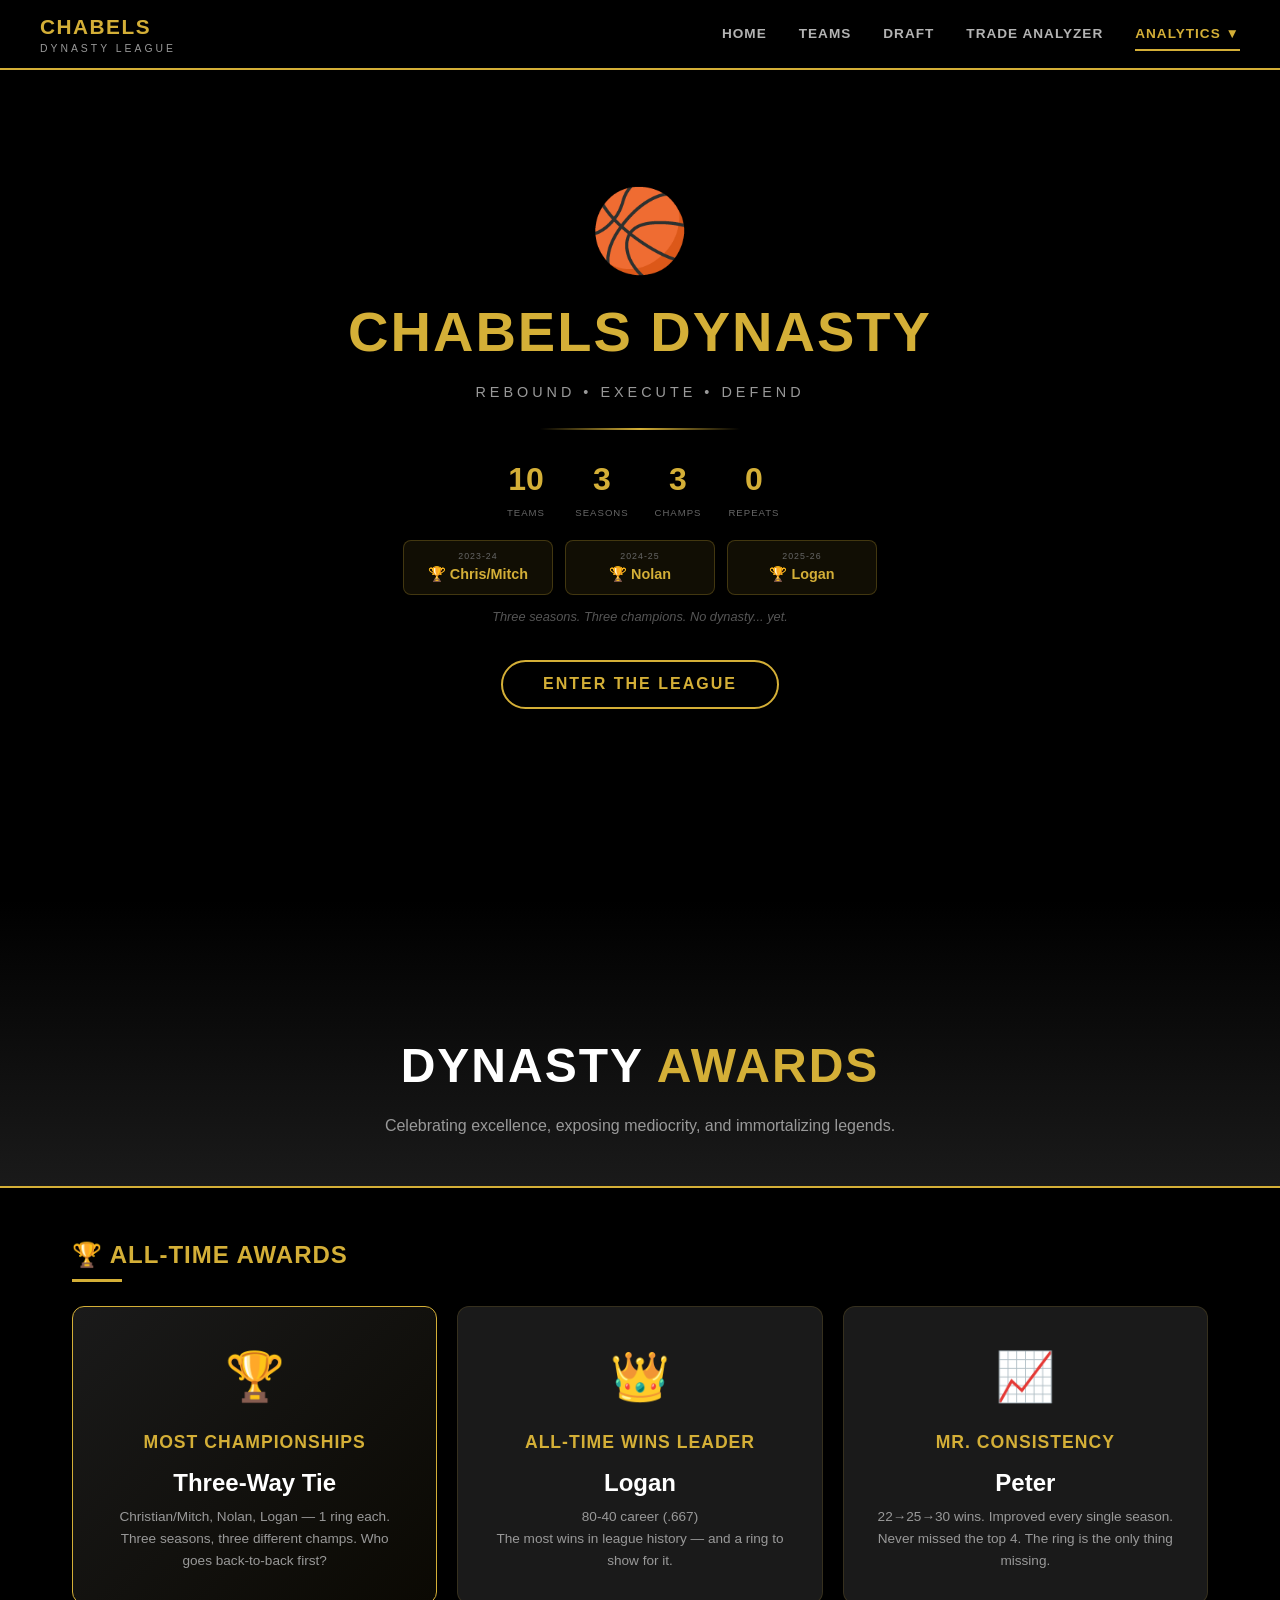
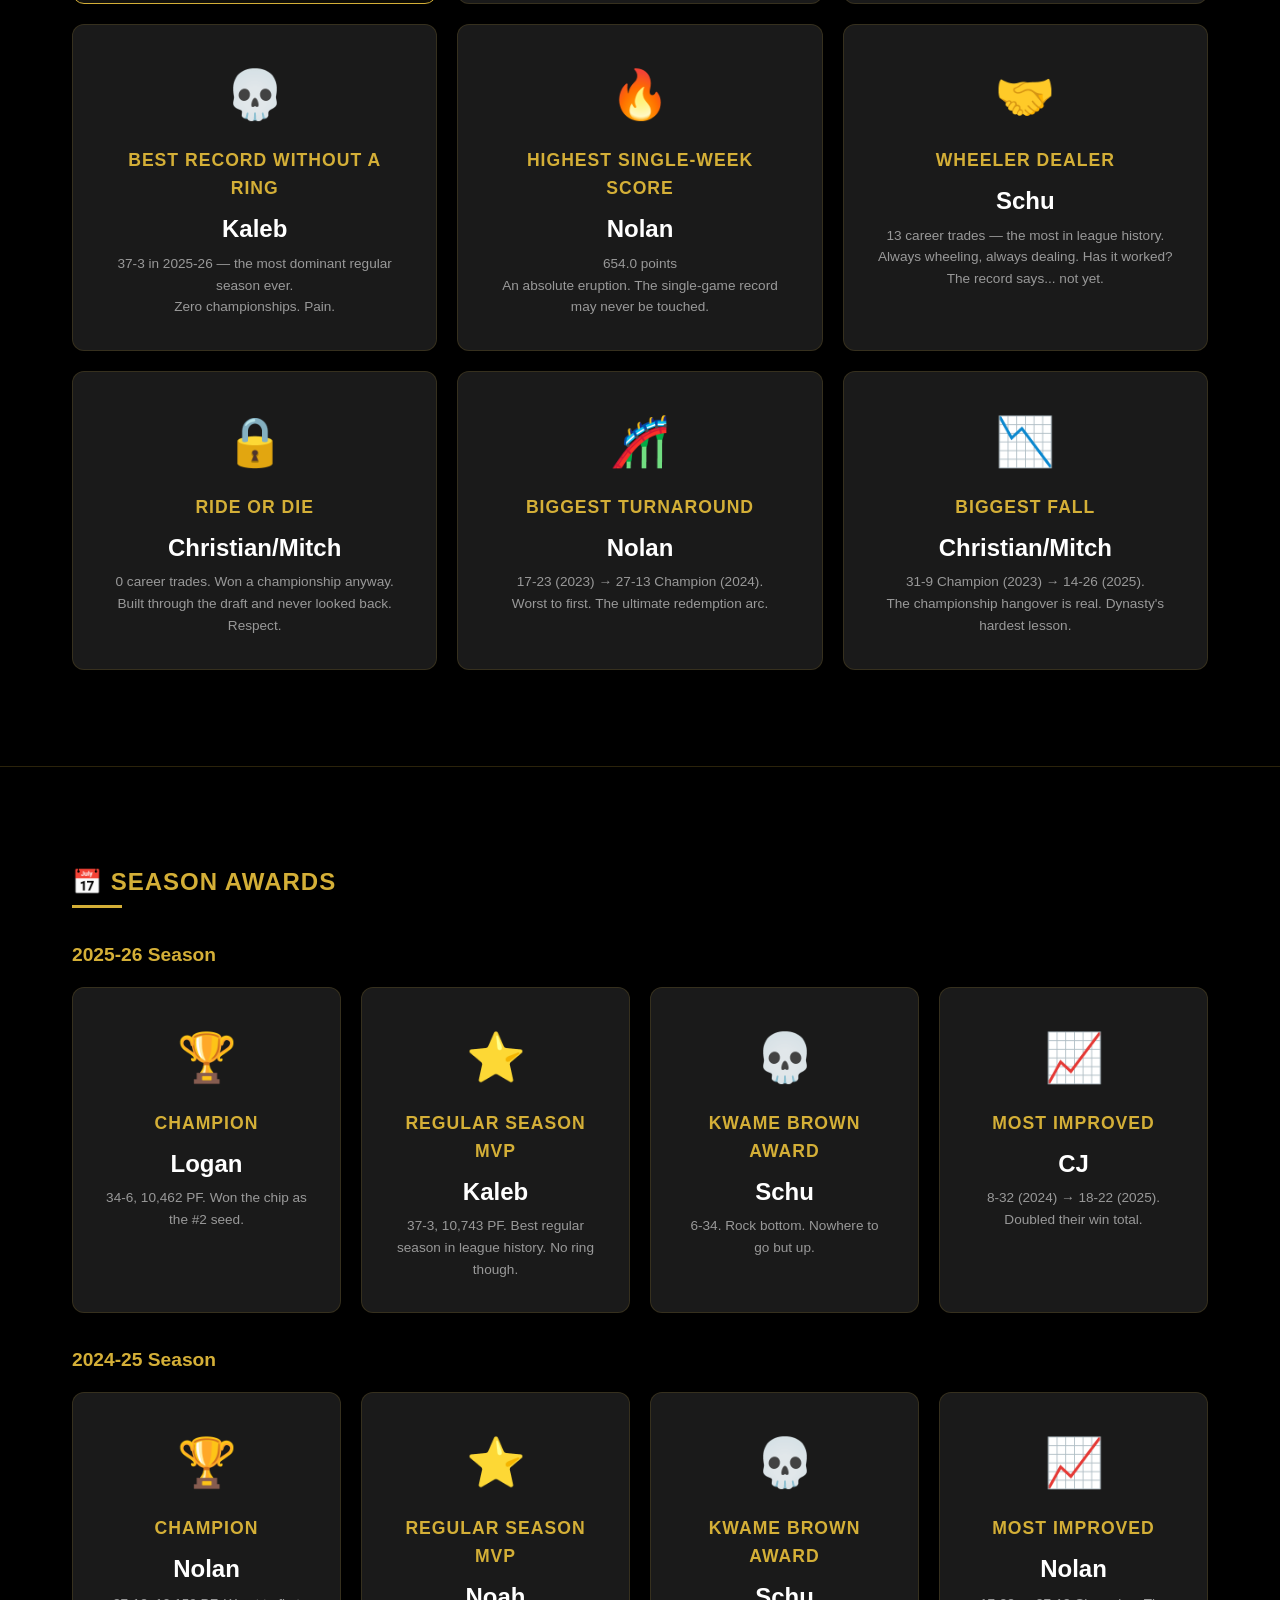
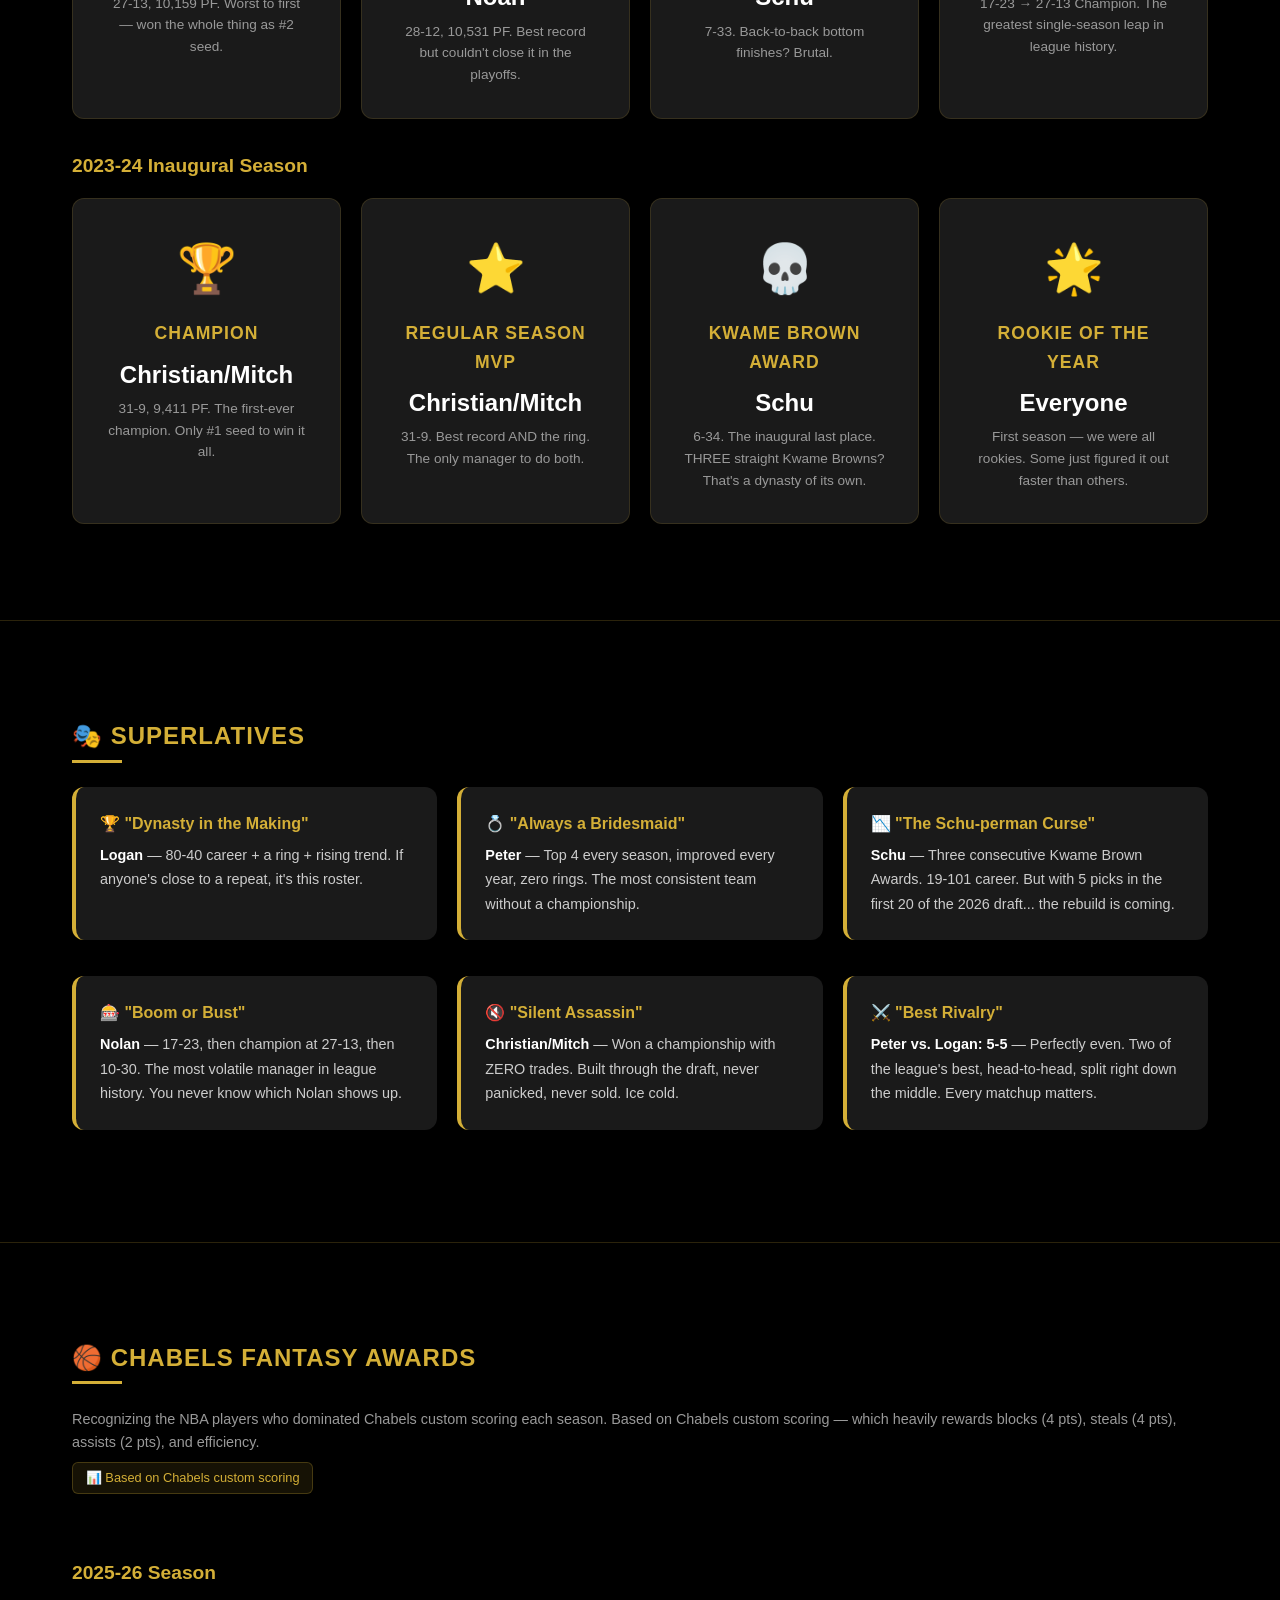
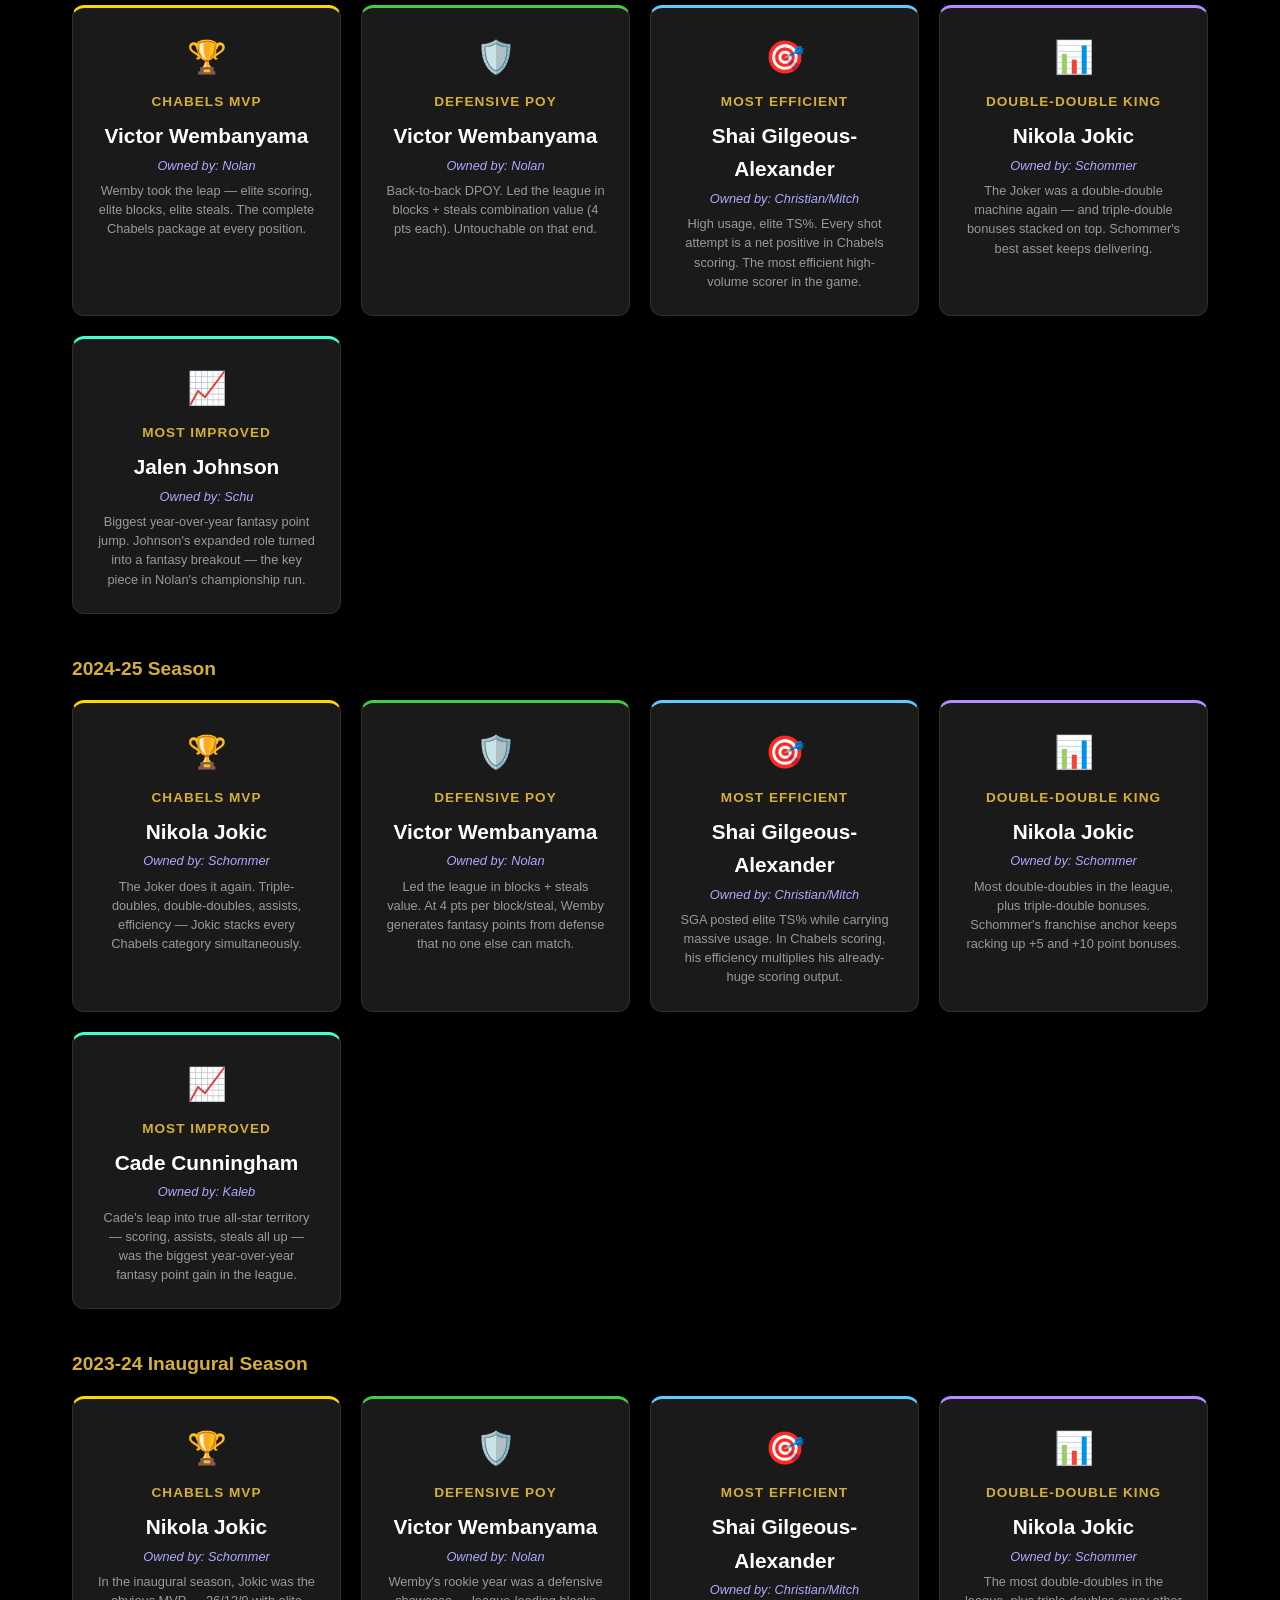
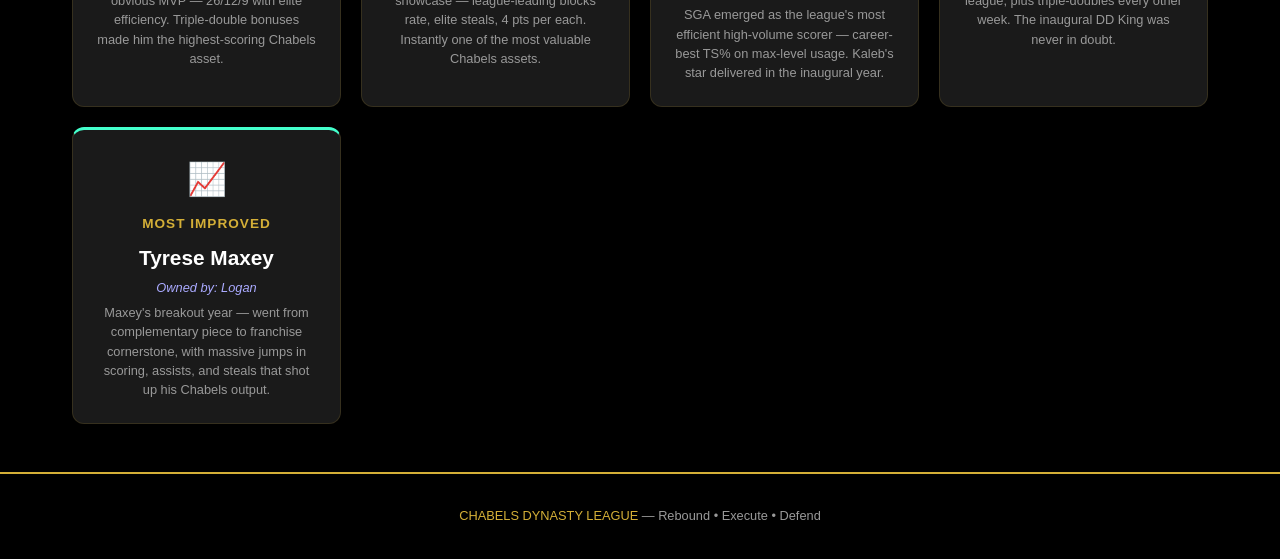
<file: awards.html>
<!DOCTYPE html>
<html lang="en">
<head>
  <meta charset="UTF-8">
  <meta name="viewport" content="width=device-width, initial-scale=1.0">
  <title>Awards — Chabels Dynasty</title>
  <link rel="stylesheet" href="css/style.css">
  <style>
    .award-card { background:var(--dark);border:1px solid rgba(212,175,55,0.15);border-radius:12px;padding:2rem;text-align:center;transition:all 0.3s ease; }
    .award-card:hover { border-color:var(--gold);transform:translateY(-3px); }
    .award-icon { font-size:3rem;margin-bottom:0.75rem; }
    .award-title { color:var(--gold);font-size:1.1rem;font-weight:700;letter-spacing:1px;text-transform:uppercase;margin-bottom:0.5rem; }
    .award-winner { color:var(--white);font-size:1.5rem;font-weight:700;margin-bottom:0.25rem; }
    .award-detail { color:var(--gray-text);font-size:0.85rem;line-height:1.6; }
    .award-season { display:inline-block;background:rgba(212,175,55,0.1);padding:0.2rem 0.6rem;border-radius:4px;font-size:0.75rem;color:var(--gold);margin-bottom:0.75rem; }
    .section-divider { border:none;border-top:1px solid rgba(212,175,55,0.2);margin:3rem 0; }
  </style>
</head>
<body>
  <nav class="nav">
  <div class="nav-inner">
    <a href="index.html" class="nav-logo">CHABELS<span class="sub">Dynasty League</span></a>
    <div class="nav-toggle"><span></span><span></span><span></span></div>
    <div class="nav-links">
      <a href="index.html">Home</a>
      <a href="teams.html">Teams</a>
      <a href="draft.html">Draft</a>
      <a href="analytics.html#analyzer">Trade Analyzer</a>
      <div class="nav-dropdown">
        <span class="nav-dropdown-toggle">Analytics &#9660;</span>
        <div class="nav-dropdown-menu">
          <a href="rankings.html">Power Rankings</a>
          <a href="trades.html">Trade History</a>
          <a href="analytics.html#contribution">Player Contribution</a>
          <a href="analytics.html#age">Roster Age</a>
          <a href="awards.html">Awards</a>
          <a href="history.html">History</a>
        </div>
      </div>
    </div>
  </div>
</nav>

  <section class="page-header">
    <h1>DYNASTY <span class="gold">AWARDS</span></h1>
    <p>Celebrating excellence, exposing mediocrity, and immortalizing legends.</p>
  </section>

  <!-- All-Time Awards -->
  <section class="section">
    <h2 class="section-title">🏆 All-Time Awards</h2>
    <div class="gold-line"></div>
    <div class="card-grid" style="grid-template-columns:repeat(auto-fill,minmax(280px,1fr));">

      <div class="award-card" style="border-color:var(--gold);background:linear-gradient(135deg,var(--dark),rgba(212,175,55,0.05));">
        <div class="award-icon">🏆</div>
        <div class="award-title">Most Championships</div>
        <div class="award-winner">Three-Way Tie</div>
        <div class="award-detail">Christian/Mitch, Nolan, Logan — 1 ring each.<br>Three seasons, three different champs. Who goes back-to-back first?</div>
      </div>

      <div class="award-card">
        <div class="award-icon">👑</div>
        <div class="award-title">All-Time Wins Leader</div>
        <div class="award-winner">Logan</div>
        <div class="award-detail">80-40 career (.667)<br>The most wins in league history — and a ring to show for it.</div>
      </div>

      <div class="award-card">
        <div class="award-icon">📈</div>
        <div class="award-title">Mr. Consistency</div>
        <div class="award-winner">Peter</div>
        <div class="award-detail">22→25→30 wins. Improved every single season.<br>Never missed the top 4. The ring is the only thing missing.</div>
      </div>

      <div class="award-card">
        <div class="award-icon">💀</div>
        <div class="award-title">Best Record Without a Ring</div>
        <div class="award-winner">Kaleb</div>
        <div class="award-detail">37-3 in 2025-26 — the most dominant regular season ever.<br>Zero championships. Pain.</div>
      </div>

      <div class="award-card">
        <div class="award-icon">🔥</div>
        <div class="award-title">Highest Single-Week Score</div>
        <div class="award-winner">Nolan</div>
        <div class="award-detail">654.0 points<br>An absolute eruption. The single-game record may never be touched.</div>
      </div>

      <div class="award-card">
        <div class="award-icon">🤝</div>
        <div class="award-title">Wheeler Dealer</div>
        <div class="award-winner">Schu</div>
        <div class="award-detail">13 career trades — the most in league history.<br>Always wheeling, always dealing. Has it worked? The record says... not yet.</div>
      </div>

      <div class="award-card">
        <div class="award-icon">🔒</div>
        <div class="award-title">Ride or Die</div>
        <div class="award-winner">Christian/Mitch</div>
        <div class="award-detail">0 career trades. Won a championship anyway.<br>Built through the draft and never looked back. Respect.</div>
      </div>

      <div class="award-card">
        <div class="award-icon">🎢</div>
        <div class="award-title">Biggest Turnaround</div>
        <div class="award-winner">Nolan</div>
        <div class="award-detail">17-23 (2023) → 27-13 Champion (2024).<br>Worst to first. The ultimate redemption arc.</div>
      </div>

      <div class="award-card">
        <div class="award-icon">📉</div>
        <div class="award-title">Biggest Fall</div>
        <div class="award-winner">Christian/Mitch</div>
        <div class="award-detail">31-9 Champion (2023) → 14-26 (2025).<br>The championship hangover is real. Dynasty's hardest lesson.</div>
      </div>

    </div>
  </section>

  <hr class="section-divider">

  <!-- Season Awards -->
  <section class="section">
    <h2 class="section-title">📅 Season Awards</h2>
    <div class="gold-line"></div>

    <!-- 2025-26 -->
    <h3 style="color:var(--gold);margin:2rem 0 1rem;font-size:1.2rem;">2025-26 Season</h3>
    <div class="card-grid" style="grid-template-columns:repeat(auto-fill,minmax(250px,1fr));">
      <div class="award-card"><div class="award-icon">🏆</div><div class="award-title">Champion</div><div class="award-winner">Logan</div><div class="award-detail">34-6, 10,462 PF. Won the chip as the #2 seed.</div></div>
      <div class="award-card"><div class="award-icon">⭐</div><div class="award-title">Regular Season MVP</div><div class="award-winner">Kaleb</div><div class="award-detail">37-3, 10,743 PF. Best regular season in league history. No ring though.</div></div>
      <div class="award-card"><div class="award-icon">💀</div><div class="award-title">Kwame Brown Award</div><div class="award-winner">Schu</div><div class="award-detail">6-34. Rock bottom. Nowhere to go but up.</div></div>
      <div class="award-card"><div class="award-icon">📈</div><div class="award-title">Most Improved</div><div class="award-winner">CJ</div><div class="award-detail">8-32 (2024) → 18-22 (2025). Doubled their win total.</div></div>
    </div>

    <!-- 2024-25 -->
    <h3 style="color:var(--gold);margin:2rem 0 1rem;font-size:1.2rem;">2024-25 Season</h3>
    <div class="card-grid" style="grid-template-columns:repeat(auto-fill,minmax(250px,1fr));">
      <div class="award-card"><div class="award-icon">🏆</div><div class="award-title">Champion</div><div class="award-winner">Nolan</div><div class="award-detail">27-13, 10,159 PF. Worst to first — won the whole thing as #2 seed.</div></div>
      <div class="award-card"><div class="award-icon">⭐</div><div class="award-title">Regular Season MVP</div><div class="award-winner">Noah</div><div class="award-detail">28-12, 10,531 PF. Best record but couldn't close it in the playoffs.</div></div>
      <div class="award-card"><div class="award-icon">💀</div><div class="award-title">Kwame Brown Award</div><div class="award-winner">Schu</div><div class="award-detail">7-33. Back-to-back bottom finishes? Brutal.</div></div>
      <div class="award-card"><div class="award-icon">📈</div><div class="award-title">Most Improved</div><div class="award-winner">Nolan</div><div class="award-detail">17-23 → 27-13 Champion. The greatest single-season leap in league history.</div></div>
    </div>

    <!-- 2023-24 -->
    <h3 style="color:var(--gold);margin:2rem 0 1rem;font-size:1.2rem;">2023-24 Inaugural Season</h3>
    <div class="card-grid" style="grid-template-columns:repeat(auto-fill,minmax(250px,1fr));">
      <div class="award-card"><div class="award-icon">🏆</div><div class="award-title">Champion</div><div class="award-winner">Christian/Mitch</div><div class="award-detail">31-9, 9,411 PF. The first-ever champion. Only #1 seed to win it all.</div></div>
      <div class="award-card"><div class="award-icon">⭐</div><div class="award-title">Regular Season MVP</div><div class="award-winner">Christian/Mitch</div><div class="award-detail">31-9. Best record AND the ring. The only manager to do both.</div></div>
      <div class="award-card"><div class="award-icon">💀</div><div class="award-title">Kwame Brown Award</div><div class="award-winner">Schu</div><div class="award-detail">6-34. The inaugural last place. THREE straight Kwame Browns? That's a dynasty of its own.</div></div>
      <div class="award-card"><div class="award-icon">🌟</div><div class="award-title">Rookie of the Year</div><div class="award-winner">Everyone</div><div class="award-detail">First season — we were all rookies. Some just figured it out faster than others.</div></div>
    </div>
  </section>

  <hr class="section-divider">

  <!-- Superlatives -->
  <section class="section">
    <h2 class="section-title">🎭 Superlatives</h2>
    <div class="gold-line"></div>
    <div class="card-grid" style="grid-template-columns:repeat(auto-fill,minmax(300px,1fr));">

      <div class="info-block">
        <h3>🏆 "Dynasty in the Making"</h3>
        <p><strong style="color:var(--white);">Logan</strong> — 80-40 career + a ring + rising trend. If anyone's close to a repeat, it's this roster.</p>
      </div>

      <div class="info-block">
        <h3>💍 "Always a Bridesmaid"</h3>
        <p><strong style="color:var(--white);">Peter</strong> — Top 4 every season, improved every year, zero rings. The most consistent team without a championship.</p>
      </div>

      <div class="info-block">
        <h3>📉 "The Schu-perman Curse"</h3>
        <p><strong style="color:var(--white);">Schu</strong> — Three consecutive Kwame Brown Awards. 19-101 career. But with 5 picks in the first 20 of the 2026 draft... the rebuild is coming.</p>
      </div>

      <div class="info-block">
        <h3>🎰 "Boom or Bust"</h3>
        <p><strong style="color:var(--white);">Nolan</strong> — 17-23, then champion at 27-13, then 10-30. The most volatile manager in league history. You never know which Nolan shows up.</p>
      </div>

      <div class="info-block">
        <h3>🔇 "Silent Assassin"</h3>
        <p><strong style="color:var(--white);">Christian/Mitch</strong> — Won a championship with ZERO trades. Built through the draft, never panicked, never sold. Ice cold.</p>
      </div>

      <div class="info-block">
        <h3>⚔️ "Best Rivalry"</h3>
        <p><strong style="color:var(--white);">Peter vs. Logan: 5-5</strong> — Perfectly even. Two of the league's best, head-to-head, split right down the middle. Every matchup matters.</p>
      </div>

    </div>
  </section>

  <hr class="section-divider">

  <!-- NBA Player Awards -->
  <section class="section">
    <h2 class="section-title">🏀 Chabels Fantasy Awards</h2>
    <div class="gold-line"></div>
    <p class="section-sub" style="margin-bottom:0.5rem;">Recognizing the NBA players who dominated Chabels custom scoring each season. Based on Chabels custom scoring — which heavily rewards blocks (4 pts), steals (4 pts), assists (2 pts), and efficiency.</p>
    <p style="display:inline-block;background:rgba(212,175,55,0.1);border:1px solid rgba(212,175,55,0.25);padding:0.3rem 0.8rem;border-radius:6px;font-size:0.8rem;color:var(--gold);margin-bottom:2rem;">📊 Based on Chabels custom scoring</p>

    <style>
      .nba-award-card { background:var(--dark);border:1px solid rgba(212,175,55,0.15);border-radius:12px;padding:1.5rem;text-align:center;transition:all 0.3s ease; }
      .nba-award-card:hover { border-color:var(--gold);transform:translateY(-3px); }
      .nba-award-icon { font-size:2rem;margin-bottom:0.5rem; }
      .nba-award-title { color:var(--gold);font-size:0.85rem;font-weight:700;letter-spacing:1px;text-transform:uppercase;margin-bottom:0.4rem; }
      .nba-award-player { color:var(--white);font-size:1.3rem;font-weight:700;margin-bottom:0.2rem; }
      .nba-award-team { color:#aaaaff;font-size:0.8rem;font-style:italic;margin-bottom:0.3rem; }
      .nba-award-detail { color:var(--gray-text);font-size:0.8rem;line-height:1.5; }
    </style>

    <!-- 2025-26 NBA Awards -->
    <h3 style="color:var(--gold);margin:2rem 0 1rem;font-size:1.2rem;">2025-26 Season</h3>
    <div class="card-grid" style="grid-template-columns:repeat(auto-fill,minmax(220px,1fr));">
      <div class="nba-award-card" style="border-top:3px solid #ffd700;">
        <div class="nba-award-icon">🏆</div>
        <div class="nba-award-title">Chabels MVP</div>
        <div class="nba-award-player">Victor Wembanyama</div>
        <div class="nba-award-team">Owned by: Nolan</div>
        <div class="nba-award-detail">Wemby took the leap — elite scoring, elite blocks, elite steals. The complete Chabels package at every position.</div>
      </div>
      <div class="nba-award-card" style="border-top:3px solid #44cc44;">
        <div class="nba-award-icon">🛡️</div>
        <div class="nba-award-title">Defensive POY</div>
        <div class="nba-award-player">Victor Wembanyama</div>
        <div class="nba-award-team">Owned by: Nolan</div>
        <div class="nba-award-detail">Back-to-back DPOY. Led the league in blocks + steals combination value (4 pts each). Untouchable on that end.</div>
      </div>
      <div class="nba-award-card" style="border-top:3px solid #64c8ff;">
        <div class="nba-award-icon">🎯</div>
        <div class="nba-award-title">Most Efficient</div>
        <div class="nba-award-player">Shai Gilgeous-Alexander</div>
        <div class="nba-award-team">Owned by: Christian/Mitch</div>
        <div class="nba-award-detail">High usage, elite TS%. Every shot attempt is a net positive in Chabels scoring. The most efficient high-volume scorer in the game.</div>
      </div>
      <div class="nba-award-card" style="border-top:3px solid #b48cff;">
        <div class="nba-award-icon">📊</div>
        <div class="nba-award-title">Double-Double King</div>
        <div class="nba-award-player">Nikola Jokic</div>
        <div class="nba-award-team">Owned by: Schommer</div>
        <div class="nba-award-detail">The Joker was a double-double machine again — and triple-double bonuses stacked on top. Schommer's best asset keeps delivering.</div>
      </div>
      <div class="nba-award-card" style="border-top:3px solid #44ffcc;">
        <div class="nba-award-icon">📈</div>
        <div class="nba-award-title">Most Improved</div>
        <div class="nba-award-player">Jalen Johnson</div>
        <div class="nba-award-team">Owned by: Schu</div>
        <div class="nba-award-detail">Biggest year-over-year fantasy point jump. Johnson's expanded role turned into a fantasy breakout — the key piece in Nolan's championship run.</div>
      </div>
    </div>

    <!-- 2024-25 NBA Awards -->
    <h3 style="color:var(--gold);margin:2.5rem 0 1rem;font-size:1.2rem;">2024-25 Season</h3>
    <div class="card-grid" style="grid-template-columns:repeat(auto-fill,minmax(220px,1fr));">
      <div class="nba-award-card" style="border-top:3px solid #ffd700;">
        <div class="nba-award-icon">🏆</div>
        <div class="nba-award-title">Chabels MVP</div>
        <div class="nba-award-player">Nikola Jokic</div>
        <div class="nba-award-team">Owned by: Schommer</div>
        <div class="nba-award-detail">The Joker does it again. Triple-doubles, double-doubles, assists, efficiency — Jokic stacks every Chabels category simultaneously.</div>
      </div>
      <div class="nba-award-card" style="border-top:3px solid #44cc44;">
        <div class="nba-award-icon">🛡️</div>
        <div class="nba-award-title">Defensive POY</div>
        <div class="nba-award-player">Victor Wembanyama</div>
        <div class="nba-award-team">Owned by: Nolan</div>
        <div class="nba-award-detail">Led the league in blocks + steals value. At 4 pts per block/steal, Wemby generates fantasy points from defense that no one else can match.</div>
      </div>
      <div class="nba-award-card" style="border-top:3px solid #64c8ff;">
        <div class="nba-award-icon">🎯</div>
        <div class="nba-award-title">Most Efficient</div>
        <div class="nba-award-player">Shai Gilgeous-Alexander</div>
        <div class="nba-award-team">Owned by: Christian/Mitch</div>
        <div class="nba-award-detail">SGA posted elite TS% while carrying massive usage. In Chabels scoring, his efficiency multiplies his already-huge scoring output.</div>
      </div>
      <div class="nba-award-card" style="border-top:3px solid #b48cff;">
        <div class="nba-award-icon">📊</div>
        <div class="nba-award-title">Double-Double King</div>
        <div class="nba-award-player">Nikola Jokic</div>
        <div class="nba-award-team">Owned by: Schommer</div>
        <div class="nba-award-detail">Most double-doubles in the league, plus triple-double bonuses. Schommer's franchise anchor keeps racking up +5 and +10 point bonuses.</div>
      </div>
      <div class="nba-award-card" style="border-top:3px solid #44ffcc;">
        <div class="nba-award-icon">📈</div>
        <div class="nba-award-title">Most Improved</div>
        <div class="nba-award-player">Cade Cunningham</div>
        <div class="nba-award-team">Owned by: Kaleb</div>
        <div class="nba-award-detail">Cade's leap into true all-star territory — scoring, assists, steals all up — was the biggest year-over-year fantasy point gain in the league.</div>
      </div>
    </div>

    <!-- 2023-24 NBA Awards -->
    <h3 style="color:var(--gold);margin:2.5rem 0 1rem;font-size:1.2rem;">2023-24 Inaugural Season</h3>
    <div class="card-grid" style="grid-template-columns:repeat(auto-fill,minmax(220px,1fr));">
      <div class="nba-award-card" style="border-top:3px solid #ffd700;">
        <div class="nba-award-icon">🏆</div>
        <div class="nba-award-title">Chabels MVP</div>
        <div class="nba-award-player">Nikola Jokic</div>
        <div class="nba-award-team">Owned by: Schommer</div>
        <div class="nba-award-detail">In the inaugural season, Jokic was the obvious MVP — 26/12/9 with elite efficiency. Triple-double bonuses made him the highest-scoring Chabels asset.</div>
      </div>
      <div class="nba-award-card" style="border-top:3px solid #44cc44;">
        <div class="nba-award-icon">🛡️</div>
        <div class="nba-award-title">Defensive POY</div>
        <div class="nba-award-player">Victor Wembanyama</div>
        <div class="nba-award-team">Owned by: Nolan</div>
        <div class="nba-award-detail">Wemby's rookie year was a defensive showcase — league-leading blocks rate, elite steals, 4 pts per each. Instantly one of the most valuable Chabels assets.</div>
      </div>
      <div class="nba-award-card" style="border-top:3px solid #64c8ff;">
        <div class="nba-award-icon">🎯</div>
        <div class="nba-award-title">Most Efficient</div>
        <div class="nba-award-player">Shai Gilgeous-Alexander</div>
        <div class="nba-award-team">Owned by: Christian/Mitch</div>
        <div class="nba-award-detail">SGA emerged as the league's most efficient high-volume scorer — career-best TS% on max-level usage. Kaleb's star delivered in the inaugural year.</div>
      </div>
      <div class="nba-award-card" style="border-top:3px solid #b48cff;">
        <div class="nba-award-icon">📊</div>
        <div class="nba-award-title">Double-Double King</div>
        <div class="nba-award-player">Nikola Jokic</div>
        <div class="nba-award-team">Owned by: Schommer</div>
        <div class="nba-award-detail">The most double-doubles in the league, plus triple-doubles every other week. The inaugural DD King was never in doubt.</div>
      </div>
      <div class="nba-award-card" style="border-top:3px solid #44ffcc;">
        <div class="nba-award-icon">📈</div>
        <div class="nba-award-title">Most Improved</div>
        <div class="nba-award-player">Tyrese Maxey</div>
        <div class="nba-award-team">Owned by: Logan</div>
        <div class="nba-award-detail">Maxey's breakout year — went from complementary piece to franchise cornerstone, with massive jumps in scoring, assists, and steals that shot up his Chabels output.</div>
      </div>
    </div>
  </section>

  <footer class="footer">
    <p><span class="gold">CHABELS DYNASTY LEAGUE</span> &mdash; Rebound &bull; Execute &bull; Defend</p>
  </footer>

<script src="js/gate.js?v=1777342529"></script>
<script src="js/sleeper.js"></script>
</body></html>
</file>
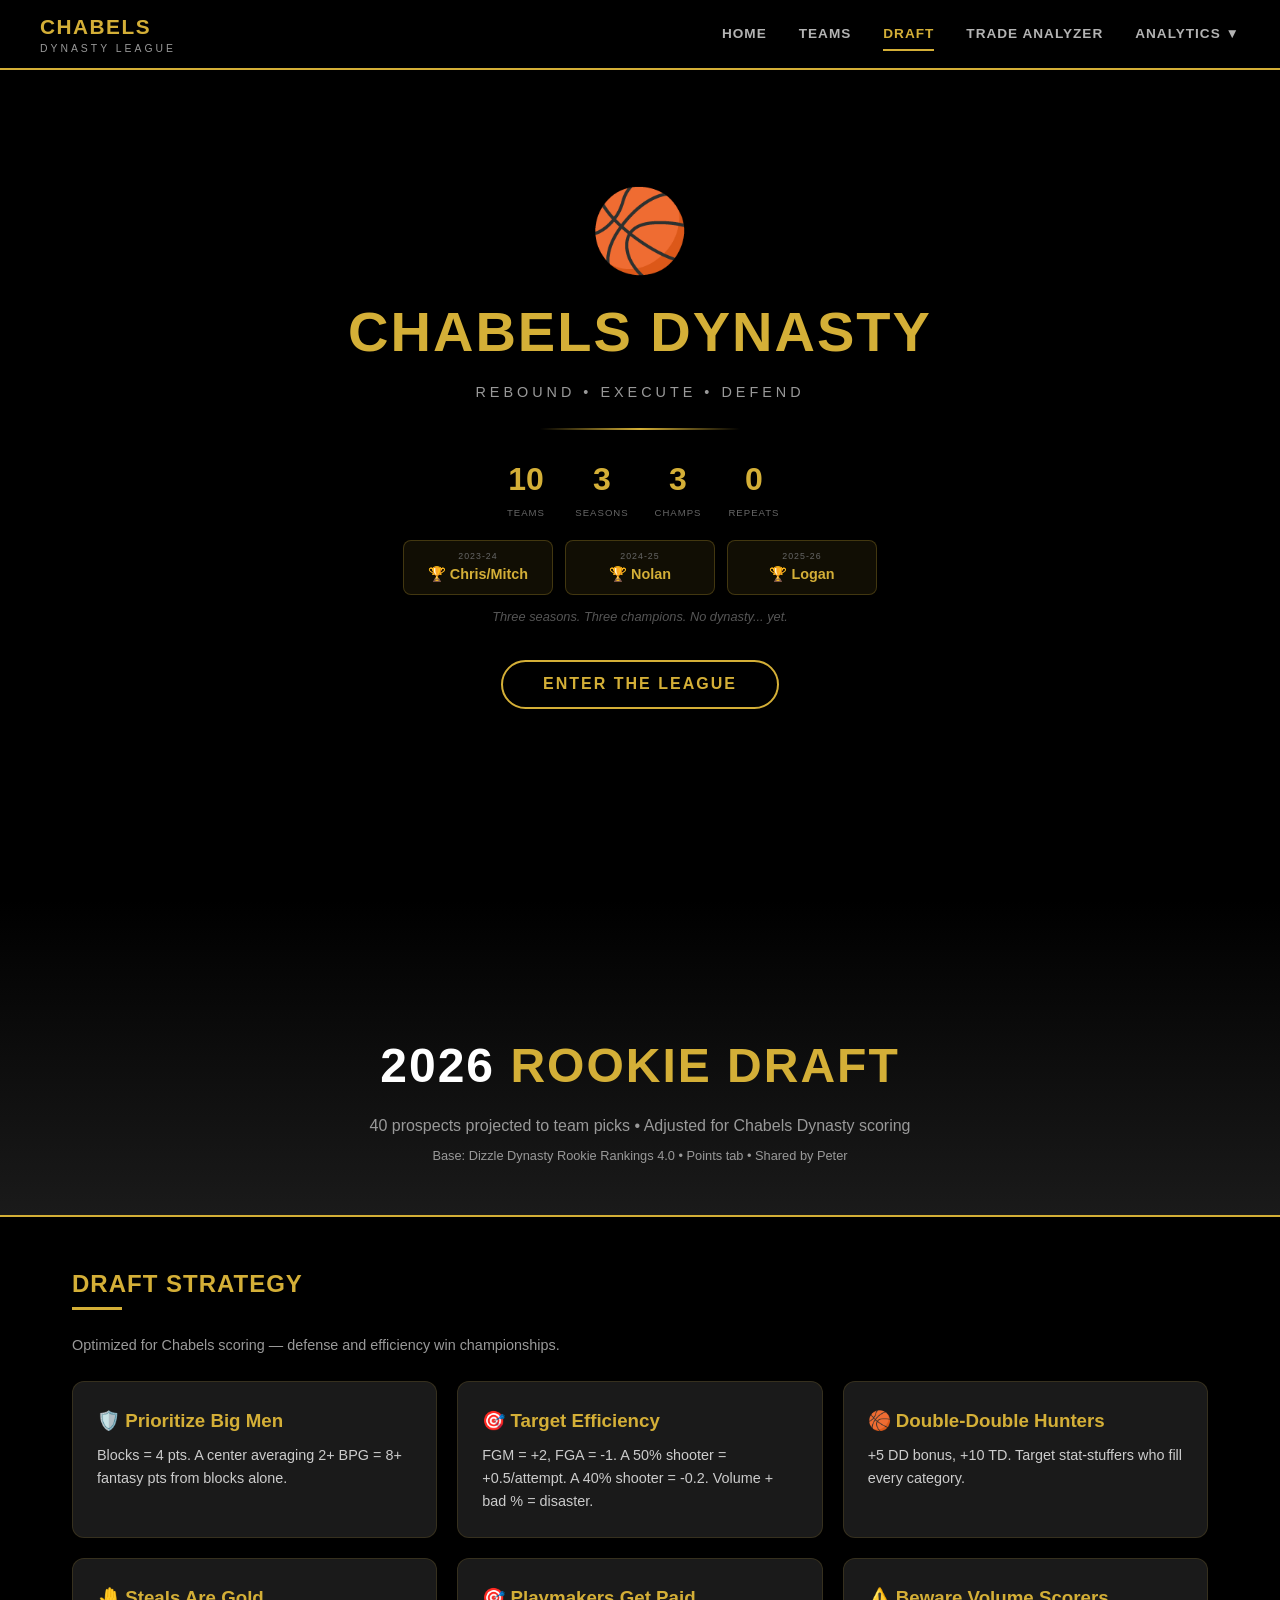
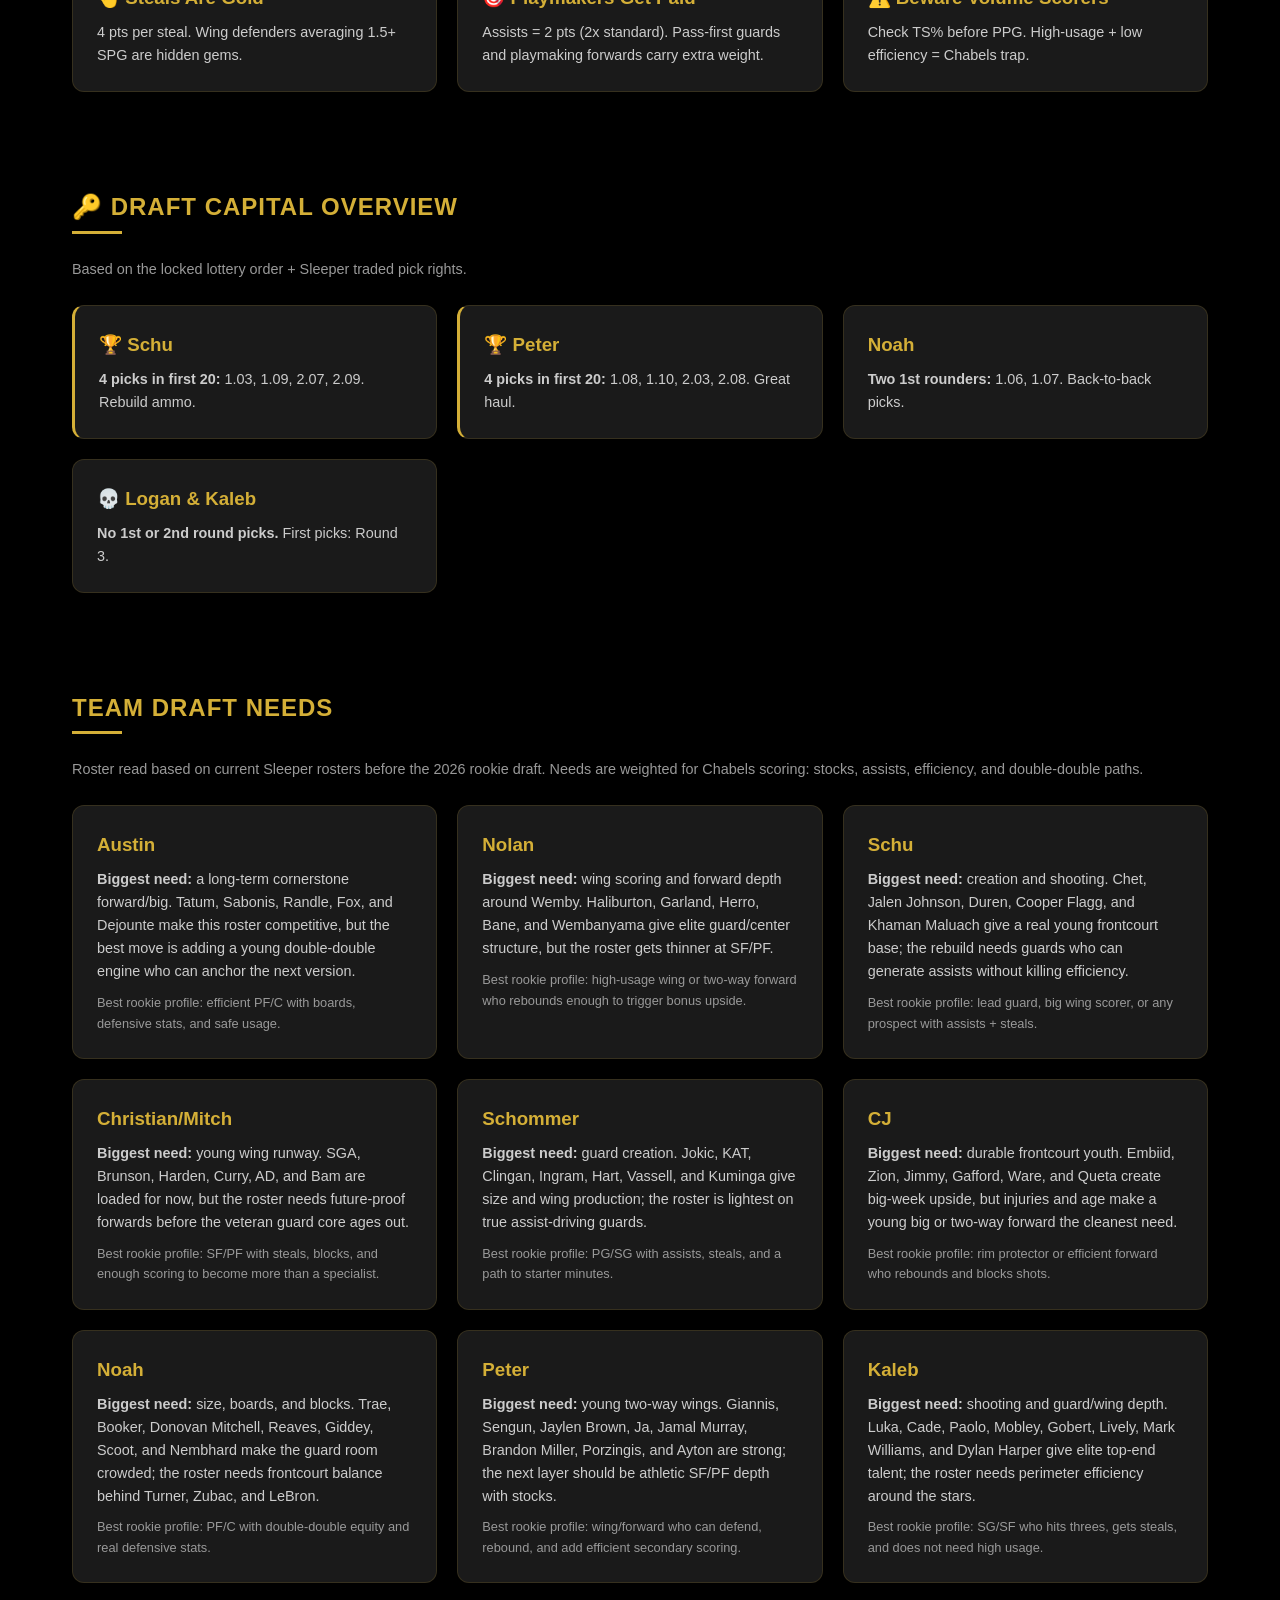
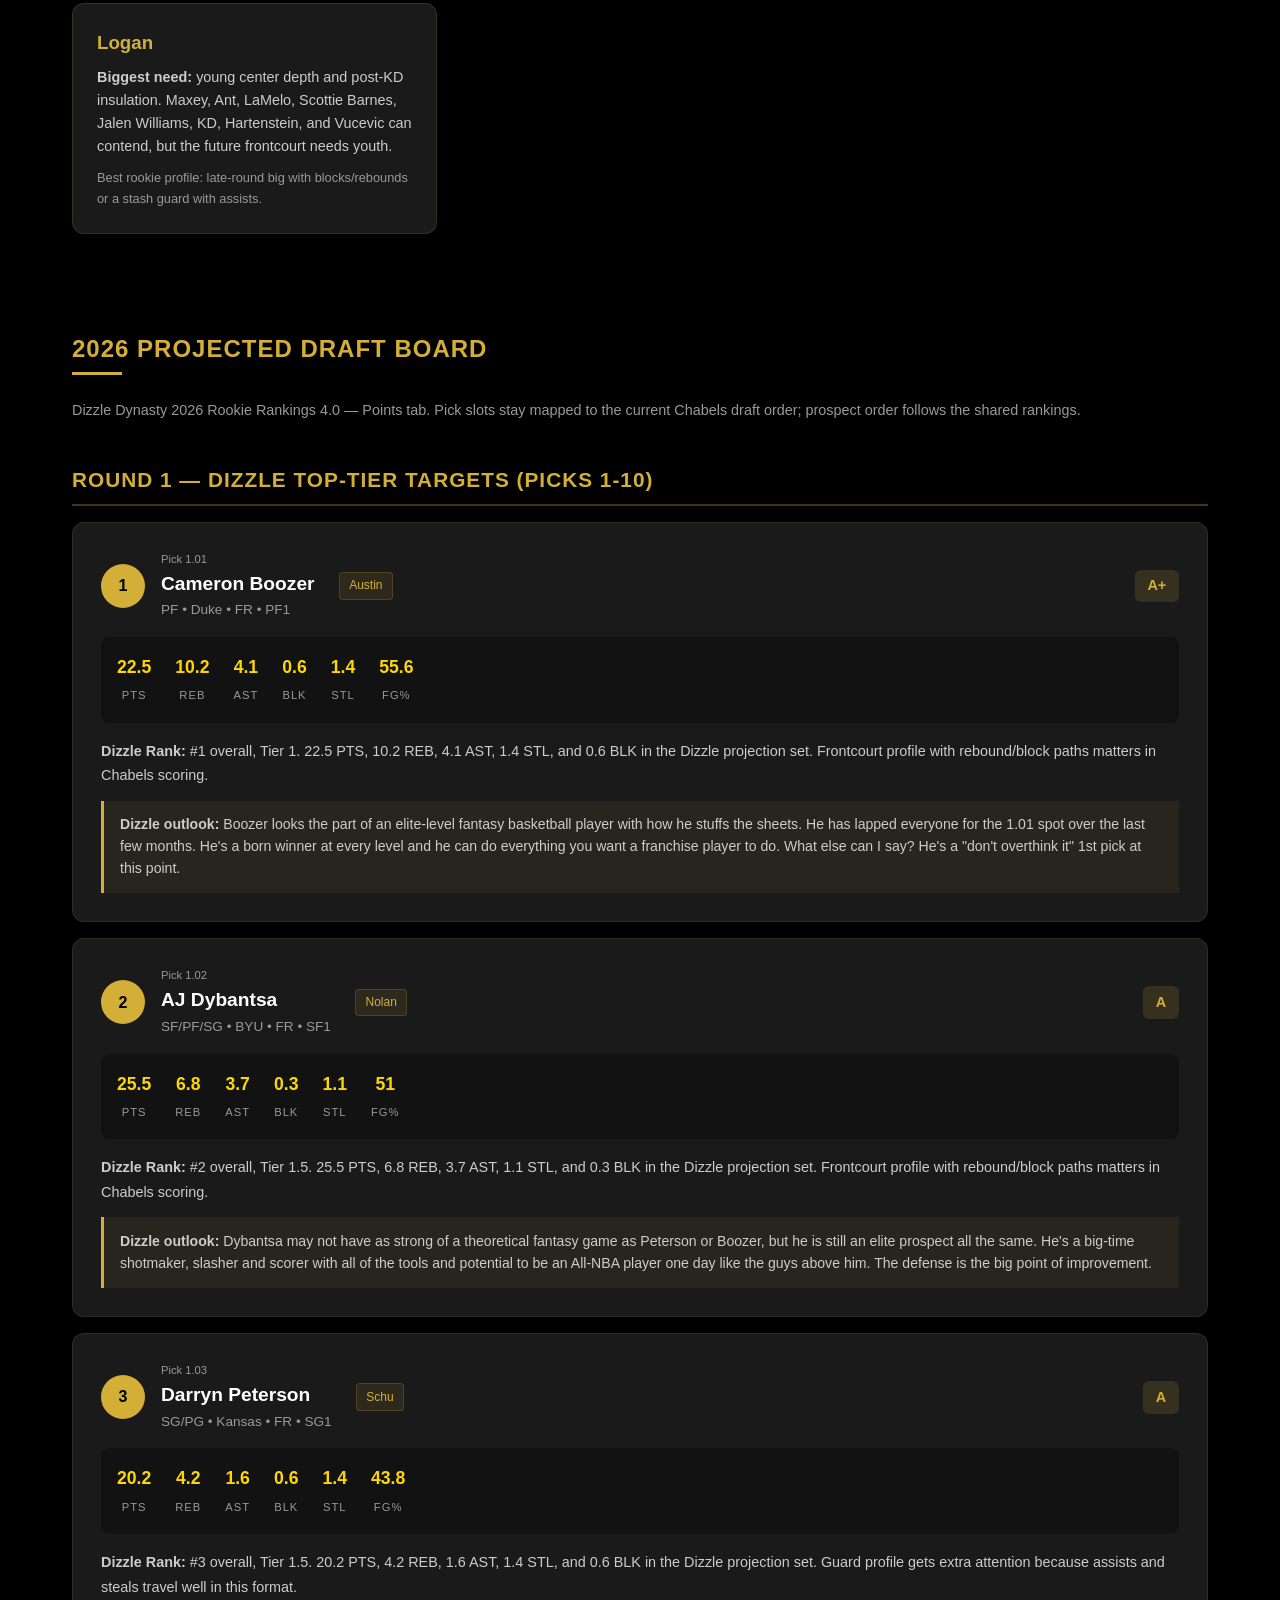
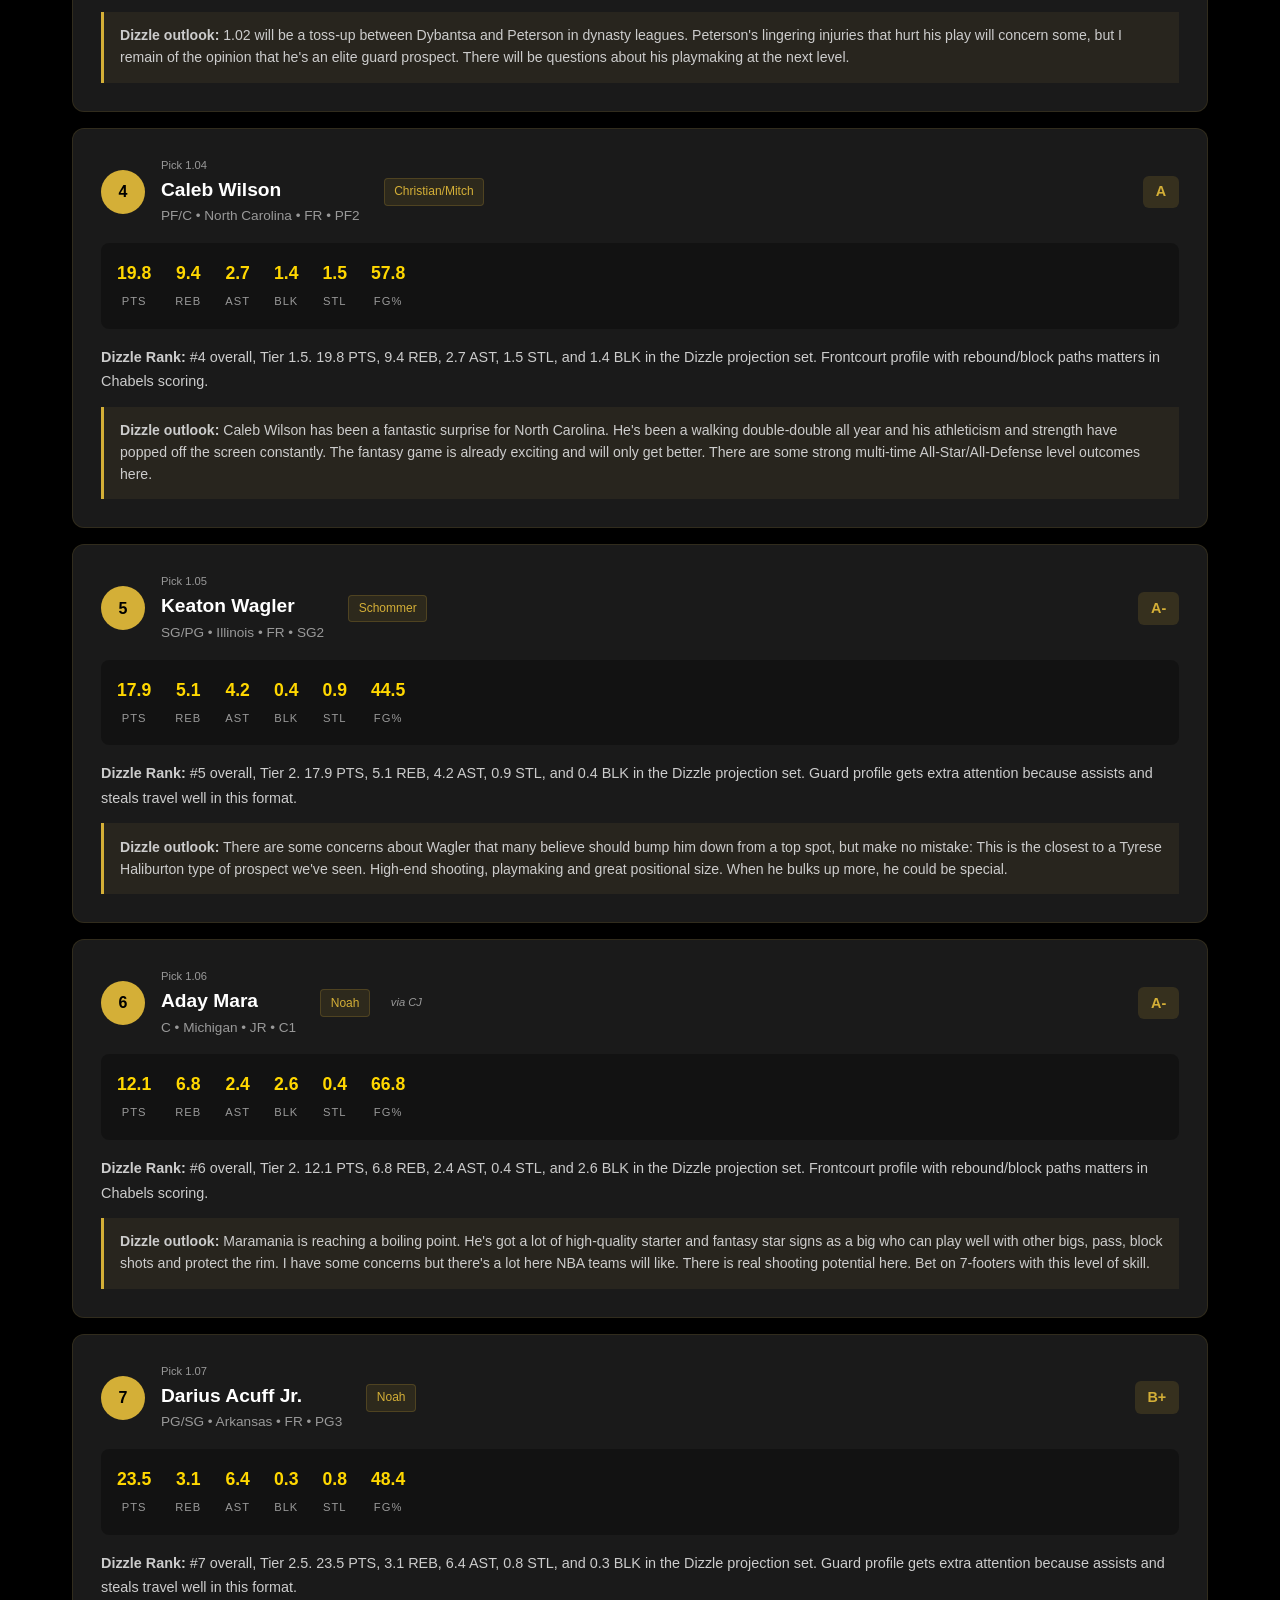
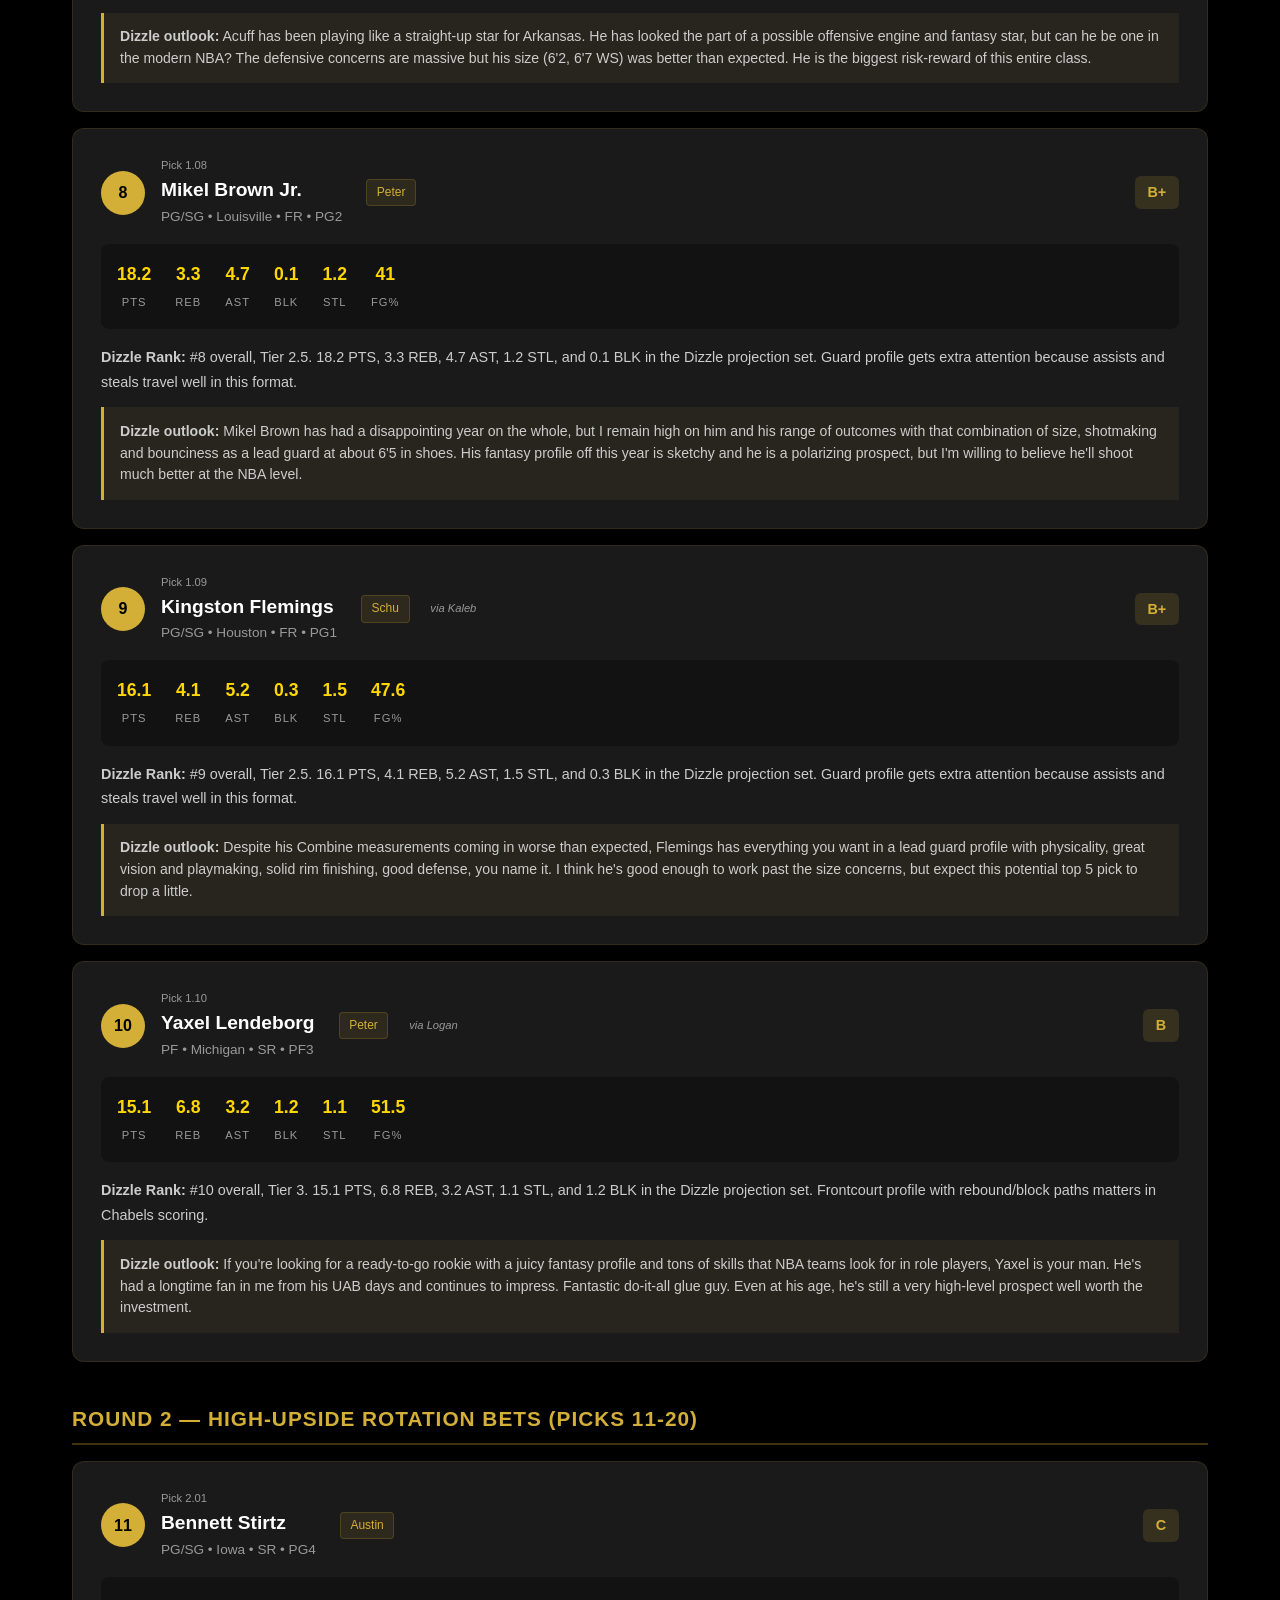
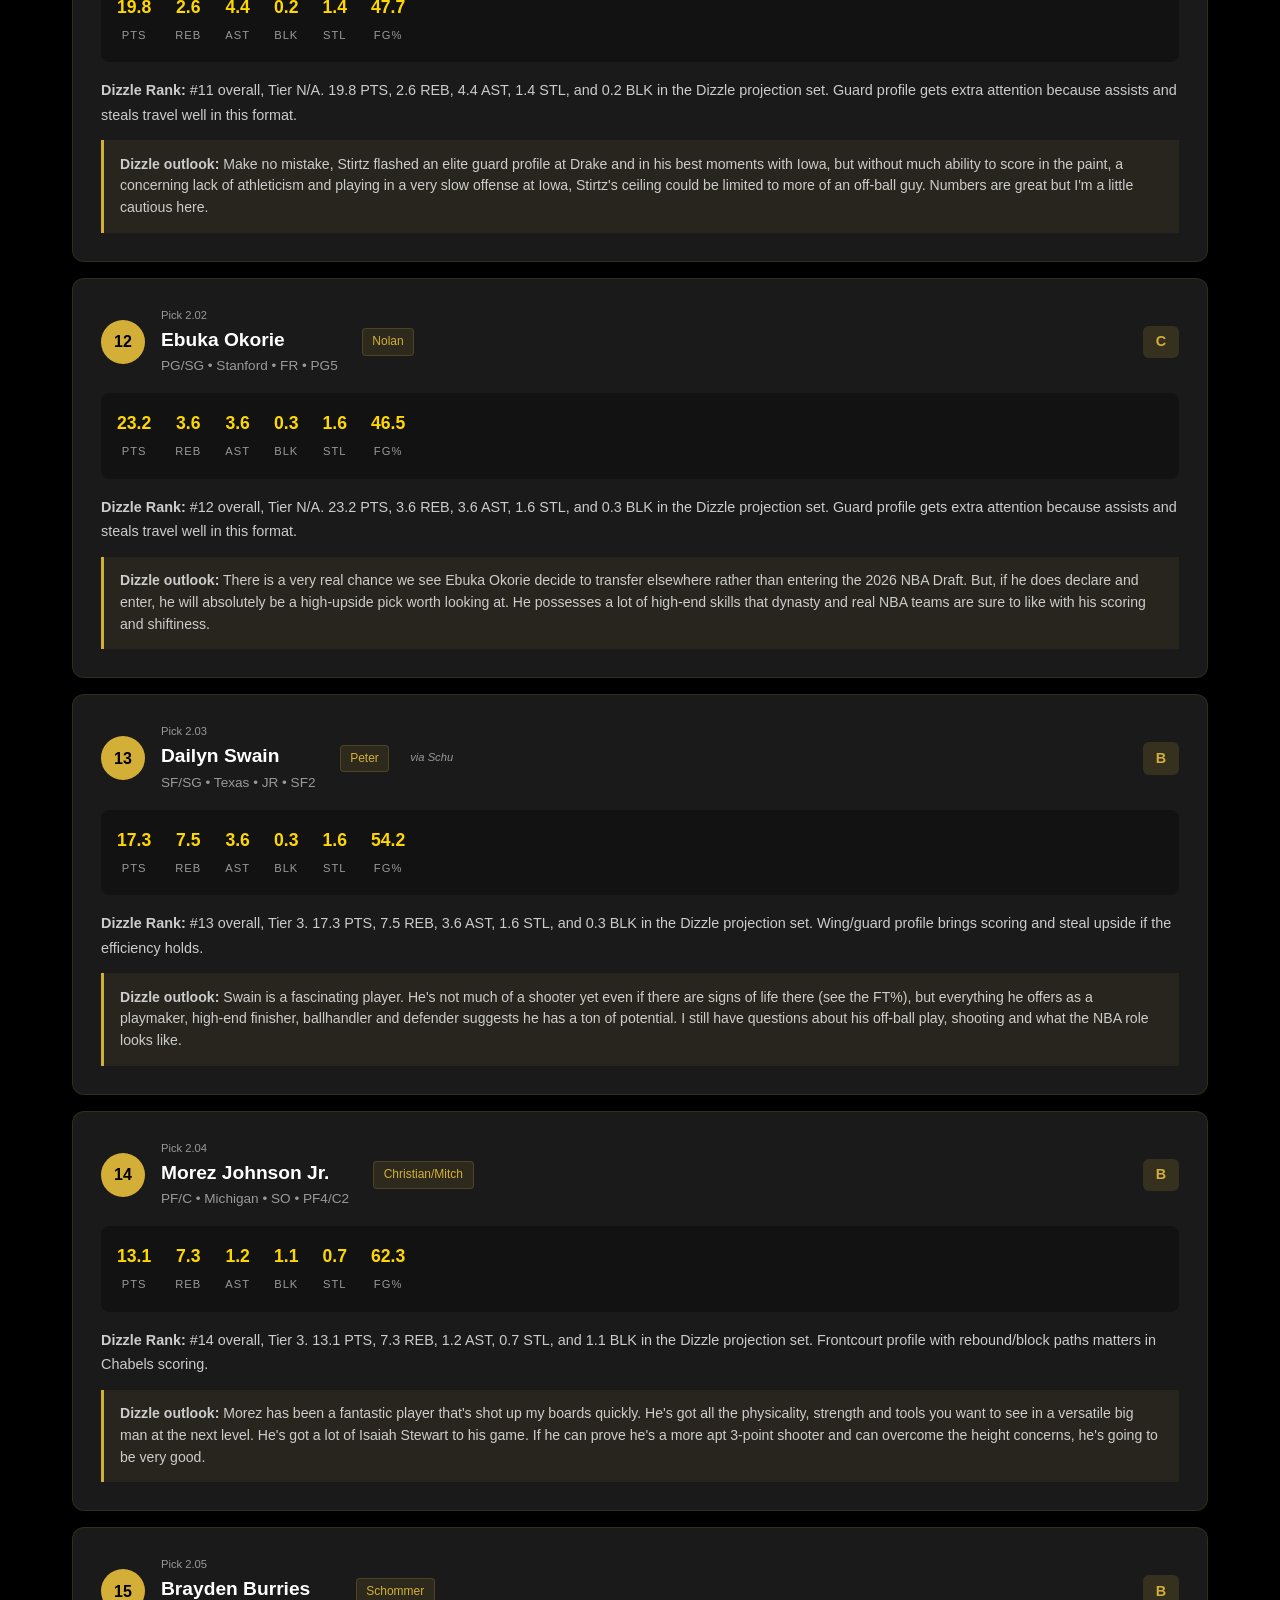
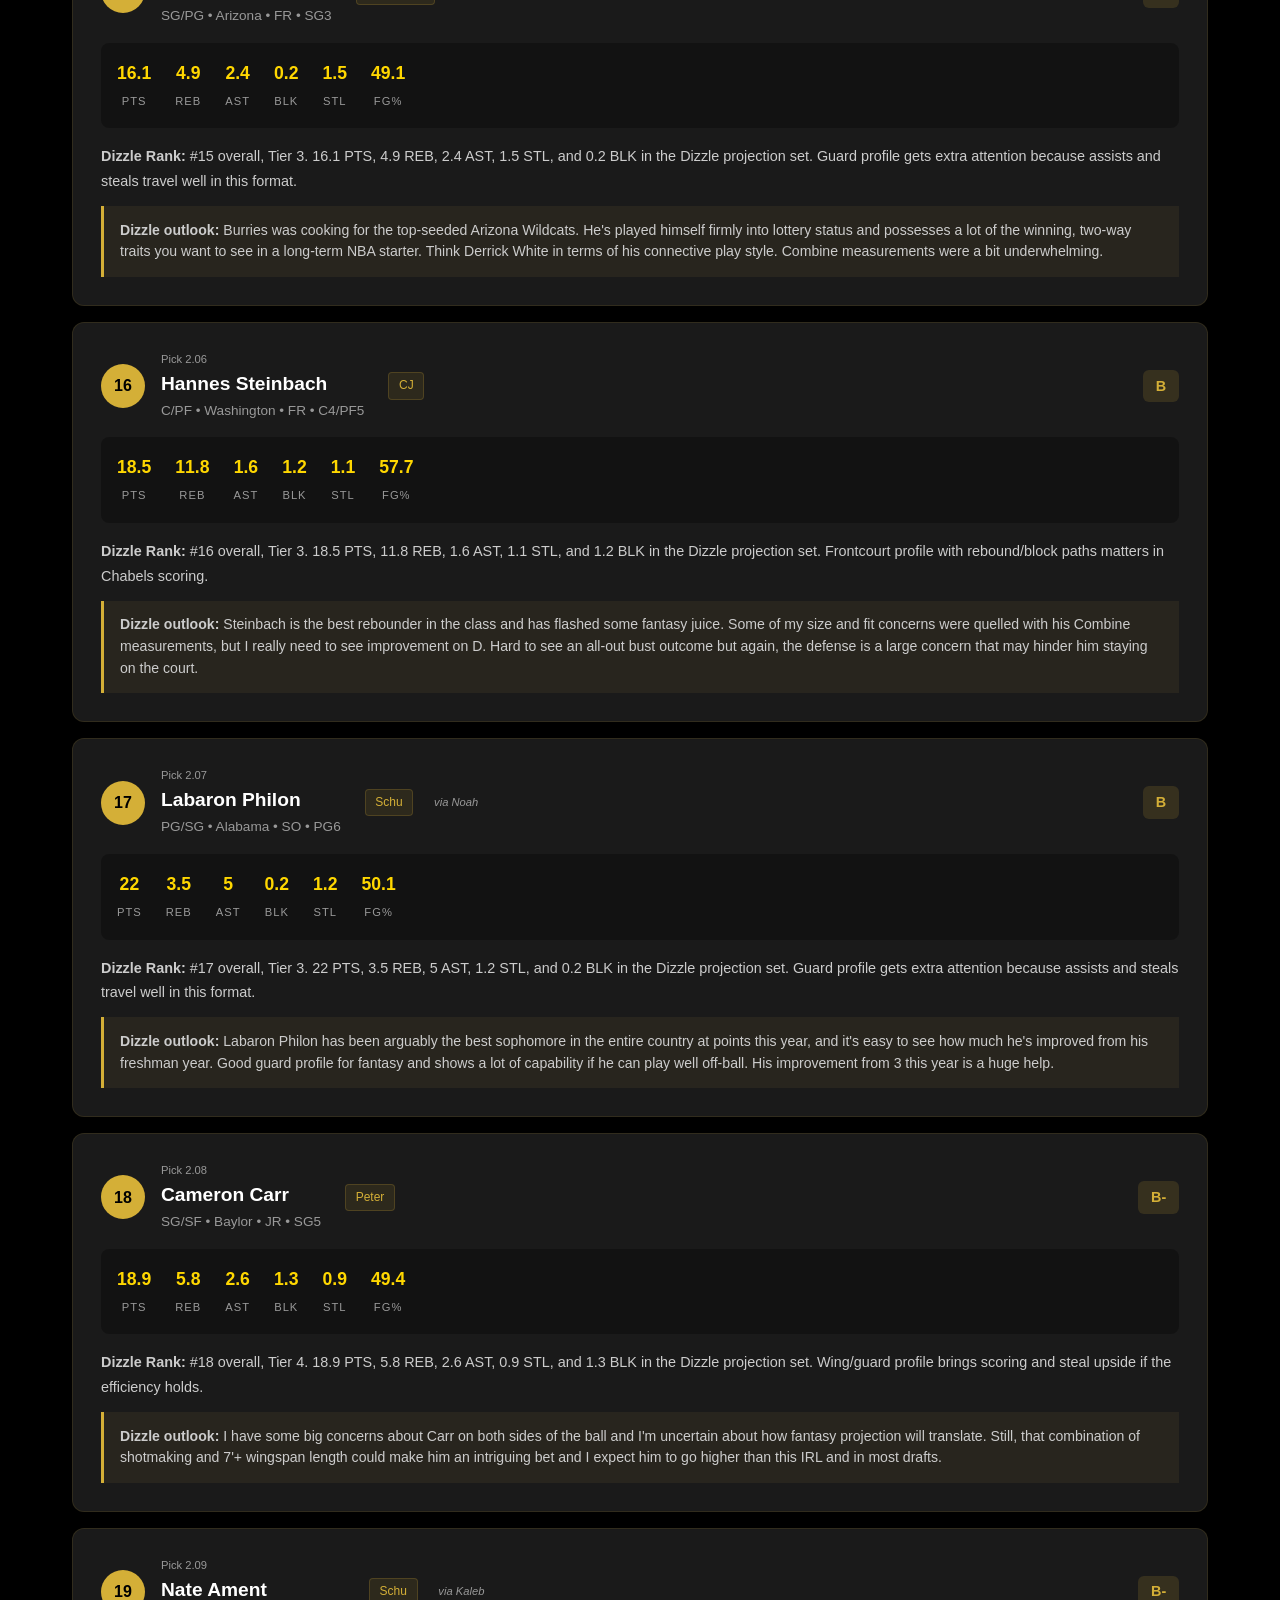
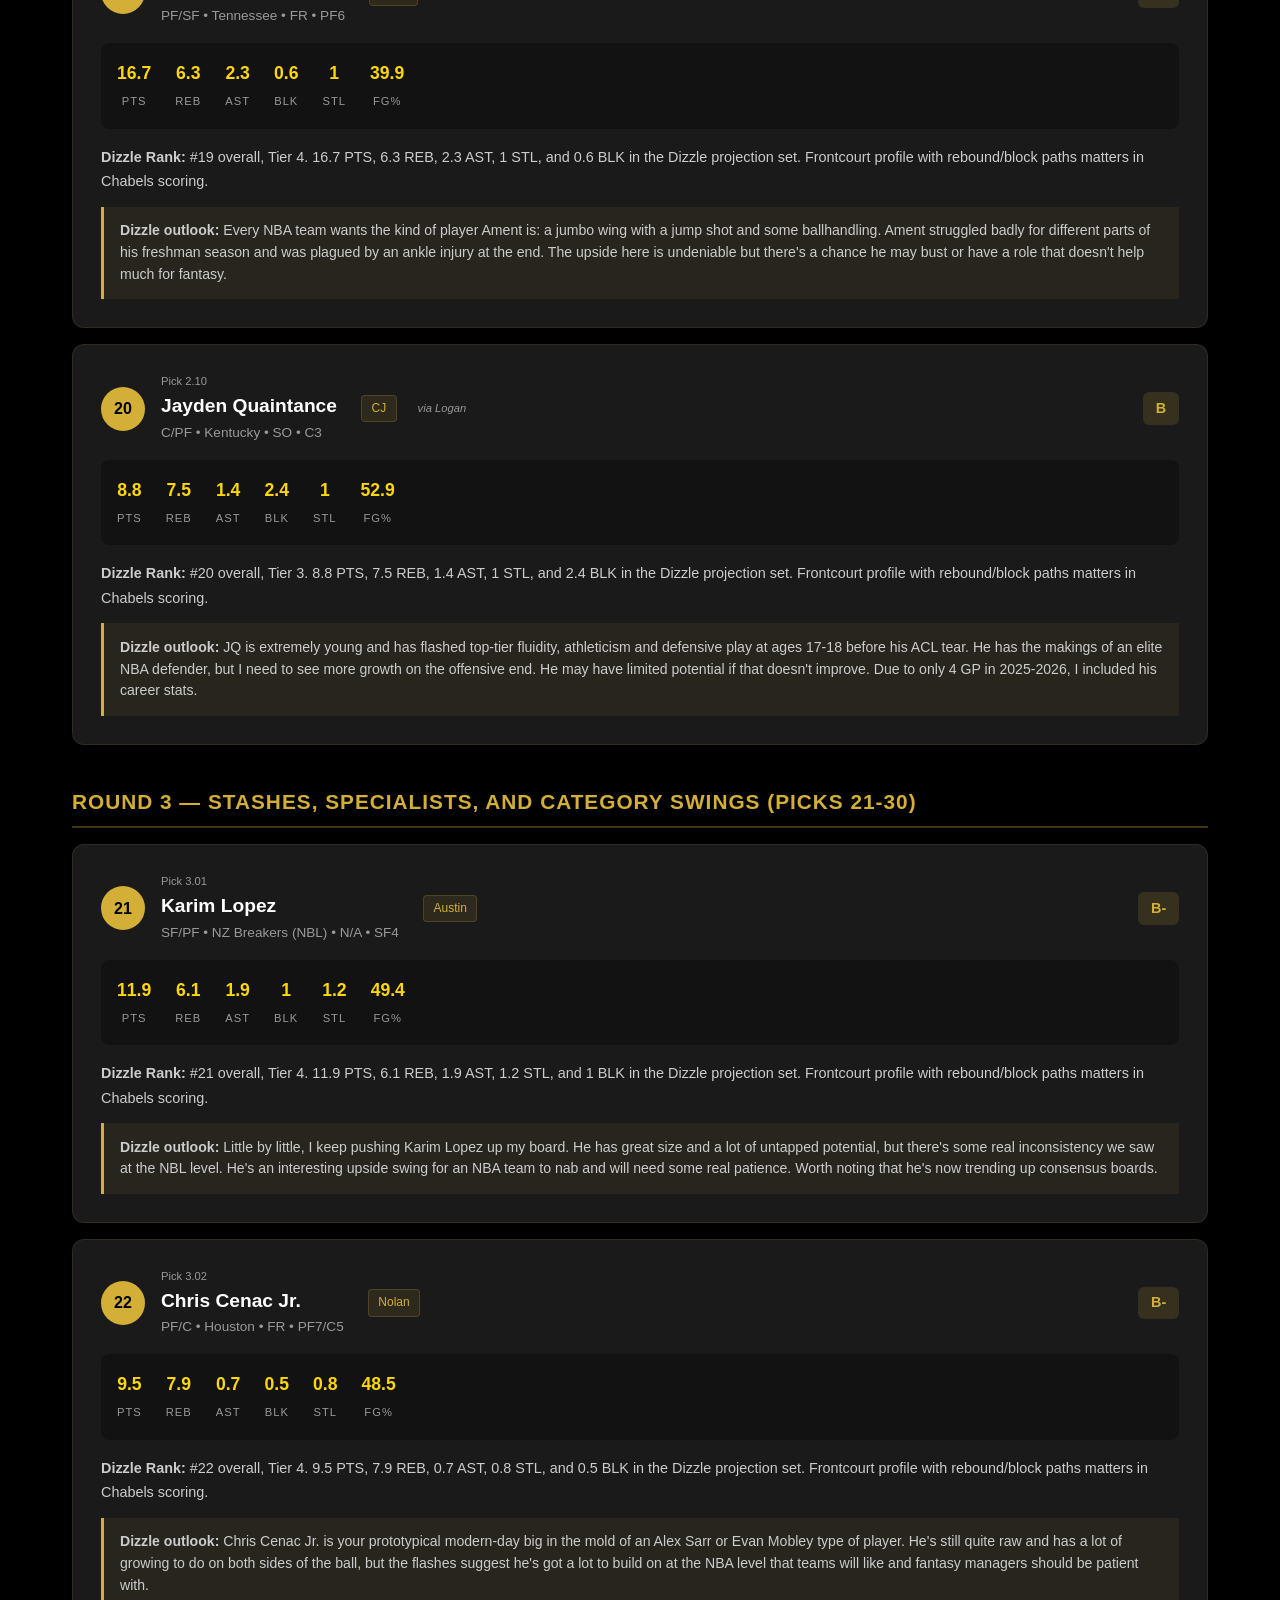
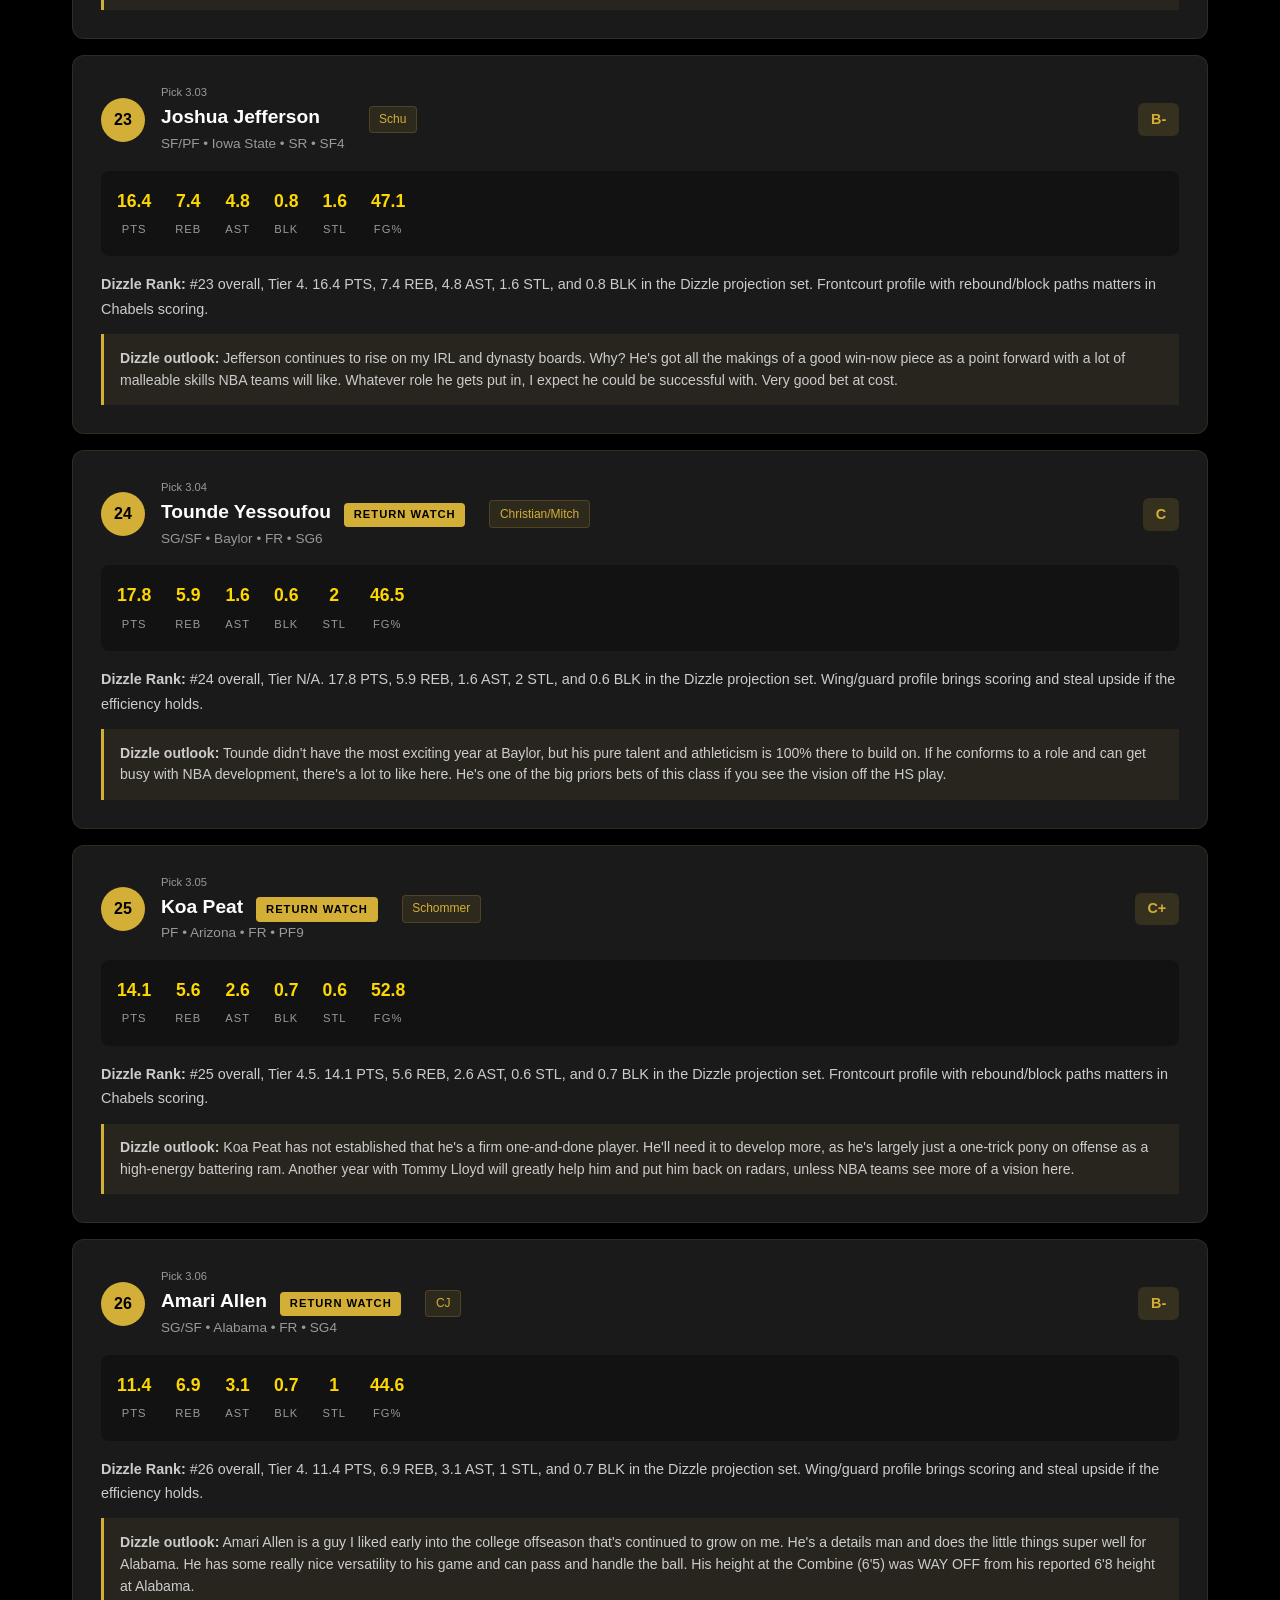
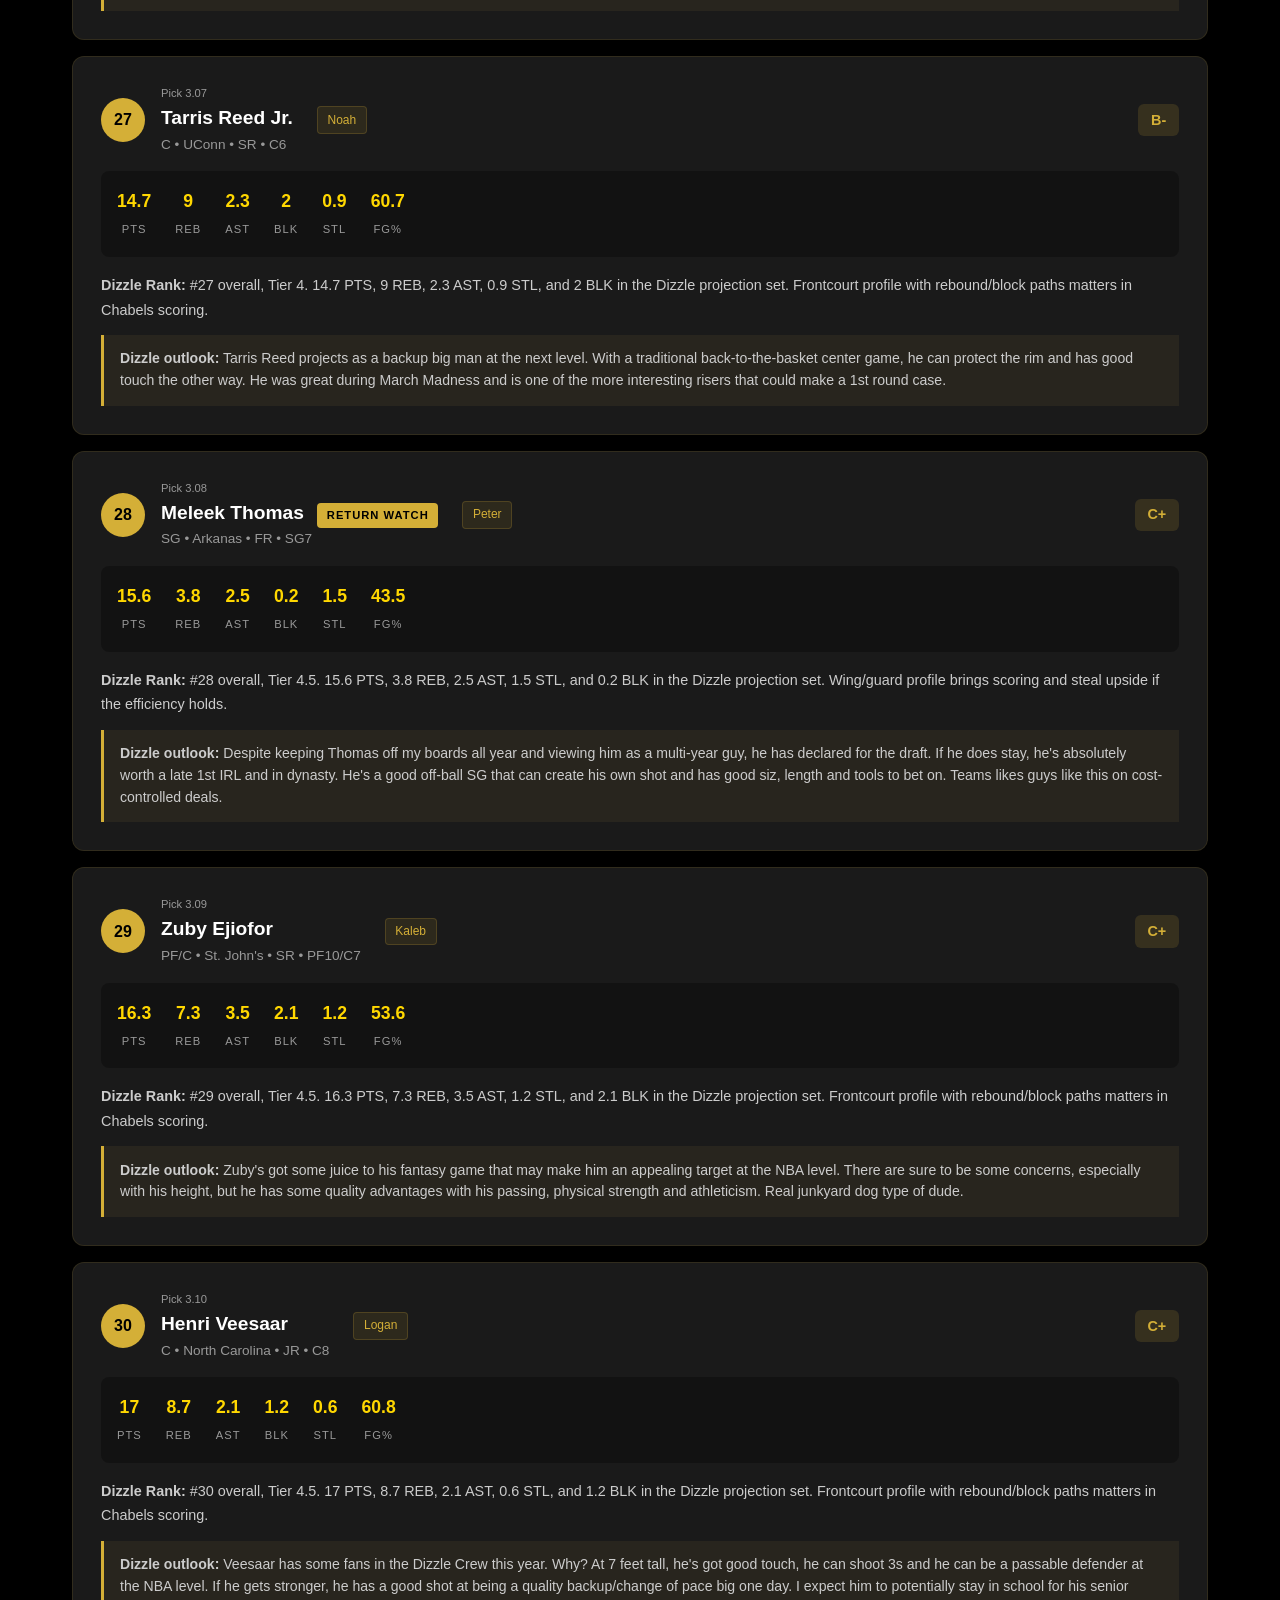
<file: draft.html>
<!DOCTYPE html>
<html lang="en">
<head>
  <meta charset="UTF-8">
  <meta name="viewport" content="width=device-width, initial-scale=1.0">
  <title>2026 Rookie Draft — Chabels Dynasty</title>
  <link rel="stylesheet" href="css/style.css">
  <style>
    .pick-team { display:inline-block;background:rgba(212,175,55,0.1);border:1px solid rgba(212,175,55,0.2);padding:0.2rem 0.6rem;border-radius:4px;font-size:0.75rem;color:var(--gold);margin-left:0.5rem; }
    .pick-via { font-size:0.7rem;color:var(--gray-text);font-style:italic;margin-left:0.3rem; }
    .pick-number { font-size:0.7rem;color:var(--gray-text);display:block; }
  .prospect-note{margin-top:0.8rem;padding:0.85rem 1rem;border-left:3px solid var(--gold);background:rgba(207,164,74,0.08);color:var(--text-body);font-size:0.88rem;line-height:1.55;font-style:normal;}
</style>
</head>
<body>
  <nav class="nav">
  <div class="nav-inner">
    <a href="index.html" class="nav-logo">CHABELS<span class="sub">Dynasty League</span></a>
    <div class="nav-toggle"><span></span><span></span><span></span></div>
    <div class="nav-links">
      <a href="index.html">Home</a>
      <a href="teams.html">Teams</a>
      <a href="draft.html">Draft</a>
      <a href="analytics.html#analyzer">Trade Analyzer</a>
      <div class="nav-dropdown">
        <span class="nav-dropdown-toggle">Analytics &#9660;</span>
        <div class="nav-dropdown-menu">
          <a href="rankings.html">Power Rankings</a>
          <a href="trades.html">Trade History</a>
          <a href="analytics.html#contribution">Player Contribution</a>
          <a href="analytics.html#age">Roster Age</a>
          <a href="awards.html">Awards</a>
          <a href="history.html">History</a>
        </div>
      </div>
    </div>
  </div>
</nav>
  <section class="page-header">
    <h1>2026 <span class="gold">ROOKIE DRAFT</span></h1>
    <p>40 prospects projected to team picks &bull; Adjusted for Chabels Dynasty scoring</p>
    <p style="font-size:0.8rem;color:var(--gray-text);margin-top:0.5rem;">Base: Dizzle Dynasty Rookie Rankings 4.0 &bull; Points tab &bull; Shared by Peter</p>
  </section>
  <section class="section">
    <h2 class="section-title">Draft Strategy</h2><div class="gold-line"></div>
    <p class="section-sub">Optimized for Chabels scoring — defense and efficiency win championships.</p>
    <div class="card-grid">
      <div class="card"><h3 style="color:var(--gold);margin-bottom:0.5rem;">🛡️ Prioritize Big Men</h3><p style="color:var(--text-body);font-size:0.9rem;">Blocks = 4 pts. A center averaging 2+ BPG = 8+ fantasy pts from blocks alone.</p></div>
      <div class="card"><h3 style="color:var(--gold);margin-bottom:0.5rem;">🎯 Target Efficiency</h3><p style="color:var(--text-body);font-size:0.9rem;">FGM = +2, FGA = -1. A 50% shooter = +0.5/attempt. A 40% shooter = -0.2. Volume + bad % = disaster.</p></div>
      <div class="card"><h3 style="color:var(--gold);margin-bottom:0.5rem;">🏀 Double-Double Hunters</h3><p style="color:var(--text-body);font-size:0.9rem;">+5 DD bonus, +10 TD. Target stat-stuffers who fill every category.</p></div>
      <div class="card"><h3 style="color:var(--gold);margin-bottom:0.5rem;">🤚 Steals Are Gold</h3><p style="color:var(--text-body);font-size:0.9rem;">4 pts per steal. Wing defenders averaging 1.5+ SPG are hidden gems.</p></div>
      <div class="card"><h3 style="color:var(--gold);margin-bottom:0.5rem;">🎯 Playmakers Get Paid</h3><p style="color:var(--text-body);font-size:0.9rem;">Assists = 2 pts (2x standard). Pass-first guards and playmaking forwards carry extra weight.</p></div>
      <div class="card"><h3 style="color:var(--gold);margin-bottom:0.5rem;">⚠️ Beware Volume Scorers</h3><p style="color:var(--text-body);font-size:0.9rem;">Check TS% before PPG. High-usage + low efficiency = Chabels trap.</p></div>
    </div>
  </section>
  <section class="section">
    <h2 class="section-title">🔑 Draft Capital Overview</h2><div class="gold-line"></div>
    <p class="section-sub">Based on the locked lottery order + Sleeper traded pick rights.</p>
    <div class="card-grid" style="grid-template-columns:repeat(auto-fit,minmax(280px,1fr));">
      <div class="card" style="border-left:3px solid var(--gold);"><h3 style="color:var(--gold);margin-bottom:0.5rem;">🏆 Schu</h3><p style="color:var(--text-body);font-size:0.9rem;"><strong>4 picks in first 20:</strong> 1.03, 1.09, 2.07, 2.09. Rebuild ammo.</p></div>
      <div class="card" style="border-left:3px solid var(--gold);"><h3 style="color:var(--gold);margin-bottom:0.5rem;">🏆 Peter</h3><p style="color:var(--text-body);font-size:0.9rem;"><strong>4 picks in first 20:</strong> 1.08, 1.10, 2.03, 2.08. Great haul.</p></div>
      <div class="card"><h3 style="color:var(--gold);margin-bottom:0.5rem;">Noah</h3><p style="color:var(--text-body);font-size:0.9rem;"><strong>Two 1st rounders:</strong> 1.06, 1.07. Back-to-back picks.</p></div>
      <div class="card"><h3 style="color:var(--gold);margin-bottom:0.5rem;">💀 Logan & Kaleb</h3><p style="color:var(--text-body);font-size:0.9rem;"><strong>No 1st or 2nd round picks.</strong> First picks: Round 3.</p></div>
    </div>
  </section>
  <section class="section">
    <h2 class="section-title">Team Draft Needs</h2><div class="gold-line"></div>
    <p class="section-sub">Roster read based on current Sleeper rosters before the 2026 rookie draft. Needs are weighted for Chabels scoring: stocks, assists, efficiency, and double-double paths.</p>
    <div class="card-grid" style="grid-template-columns:repeat(auto-fit,minmax(280px,1fr));">
      <div class="card">
        <h3 style="color:var(--gold);margin-bottom:0.5rem;">Austin</h3>
        <p style="color:var(--text-body);font-size:0.9rem;"><strong>Biggest need:</strong> a long-term cornerstone forward/big. Tatum, Sabonis, Randle, Fox, and Dejounte make this roster competitive, but the best move is adding a young double-double engine who can anchor the next version.</p>
        <p style="color:var(--gray-text);font-size:0.8rem;margin-top:0.6rem;">Best rookie profile: efficient PF/C with boards, defensive stats, and safe usage.</p>
      </div>
      <div class="card">
        <h3 style="color:var(--gold);margin-bottom:0.5rem;">Nolan</h3>
        <p style="color:var(--text-body);font-size:0.9rem;"><strong>Biggest need:</strong> wing scoring and forward depth around Wemby. Haliburton, Garland, Herro, Bane, and Wembanyama give elite guard/center structure, but the roster gets thinner at SF/PF.</p>
        <p style="color:var(--gray-text);font-size:0.8rem;margin-top:0.6rem;">Best rookie profile: high-usage wing or two-way forward who rebounds enough to trigger bonus upside.</p>
      </div>
      <div class="card">
        <h3 style="color:var(--gold);margin-bottom:0.5rem;">Schu</h3>
        <p style="color:var(--text-body);font-size:0.9rem;"><strong>Biggest need:</strong> creation and shooting. Chet, Jalen Johnson, Duren, Cooper Flagg, and Khaman Maluach give a real young frontcourt base; the rebuild needs guards who can generate assists without killing efficiency.</p>
        <p style="color:var(--gray-text);font-size:0.8rem;margin-top:0.6rem;">Best rookie profile: lead guard, big wing scorer, or any prospect with assists + steals.</p>
      </div>
      <div class="card">
        <h3 style="color:var(--gold);margin-bottom:0.5rem;">Christian/Mitch</h3>
        <p style="color:var(--text-body);font-size:0.9rem;"><strong>Biggest need:</strong> young wing runway. SGA, Brunson, Harden, Curry, AD, and Bam are loaded for now, but the roster needs future-proof forwards before the veteran guard core ages out.</p>
        <p style="color:var(--gray-text);font-size:0.8rem;margin-top:0.6rem;">Best rookie profile: SF/PF with steals, blocks, and enough scoring to become more than a specialist.</p>
      </div>
      <div class="card">
        <h3 style="color:var(--gold);margin-bottom:0.5rem;">Schommer</h3>
        <p style="color:var(--text-body);font-size:0.9rem;"><strong>Biggest need:</strong> guard creation. Jokic, KAT, Clingan, Ingram, Hart, Vassell, and Kuminga give size and wing production; the roster is lightest on true assist-driving guards.</p>
        <p style="color:var(--gray-text);font-size:0.8rem;margin-top:0.6rem;">Best rookie profile: PG/SG with assists, steals, and a path to starter minutes.</p>
      </div>
      <div class="card">
        <h3 style="color:var(--gold);margin-bottom:0.5rem;">CJ</h3>
        <p style="color:var(--text-body);font-size:0.9rem;"><strong>Biggest need:</strong> durable frontcourt youth. Embiid, Zion, Jimmy, Gafford, Ware, and Queta create big-week upside, but injuries and age make a young big or two-way forward the cleanest need.</p>
        <p style="color:var(--gray-text);font-size:0.8rem;margin-top:0.6rem;">Best rookie profile: rim protector or efficient forward who rebounds and blocks shots.</p>
      </div>
      <div class="card">
        <h3 style="color:var(--gold);margin-bottom:0.5rem;">Noah</h3>
        <p style="color:var(--text-body);font-size:0.9rem;"><strong>Biggest need:</strong> size, boards, and blocks. Trae, Booker, Donovan Mitchell, Reaves, Giddey, Scoot, and Nembhard make the guard room crowded; the roster needs frontcourt balance behind Turner, Zubac, and LeBron.</p>
        <p style="color:var(--gray-text);font-size:0.8rem;margin-top:0.6rem;">Best rookie profile: PF/C with double-double equity and real defensive stats.</p>
      </div>
      <div class="card">
        <h3 style="color:var(--gold);margin-bottom:0.5rem;">Peter</h3>
        <p style="color:var(--text-body);font-size:0.9rem;"><strong>Biggest need:</strong> young two-way wings. Giannis, Sengun, Jaylen Brown, Ja, Jamal Murray, Brandon Miller, Porzingis, and Ayton are strong; the next layer should be athletic SF/PF depth with stocks.</p>
        <p style="color:var(--gray-text);font-size:0.8rem;margin-top:0.6rem;">Best rookie profile: wing/forward who can defend, rebound, and add efficient secondary scoring.</p>
      </div>
      <div class="card">
        <h3 style="color:var(--gold);margin-bottom:0.5rem;">Kaleb</h3>
        <p style="color:var(--text-body);font-size:0.9rem;"><strong>Biggest need:</strong> shooting and guard/wing depth. Luka, Cade, Paolo, Mobley, Gobert, Lively, Mark Williams, and Dylan Harper give elite top-end talent; the roster needs perimeter efficiency around the stars.</p>
        <p style="color:var(--gray-text);font-size:0.8rem;margin-top:0.6rem;">Best rookie profile: SG/SF who hits threes, gets steals, and does not need high usage.</p>
      </div>
      <div class="card">
        <h3 style="color:var(--gold);margin-bottom:0.5rem;">Logan</h3>
        <p style="color:var(--text-body);font-size:0.9rem;"><strong>Biggest need:</strong> young center depth and post-KD insulation. Maxey, Ant, LaMelo, Scottie Barnes, Jalen Williams, KD, Hartenstein, and Vucevic can contend, but the future frontcourt needs youth.</p>
        <p style="color:var(--gray-text);font-size:0.8rem;margin-top:0.6rem;">Best rookie profile: late-round big with blocks/rebounds or a stash guard with assists.</p>
      </div>
    </div>
  </section>
  <section class="section">
    <h2 class="section-title">2026 Projected Draft Board</h2><div class="gold-line"></div>
    <p class="section-sub">Dizzle Dynasty 2026 Rookie Rankings 4.0 — Points tab. Pick slots stay mapped to the current Chabels draft order; prospect order follows the shared rankings.</p>

    <div class="draft-round-title">Round 1 — Dizzle Top-Tier Targets (Picks 1-10)</div>
    <div class="prospect-card">
      <div class="prospect-header">
        <div class="prospect-pick">1</div>
        <div><span class="pick-number">Pick 1.01</span><div class="prospect-name">Cameron Boozer</div><div class="prospect-meta">PF • Duke • FR • PF1</div></div>
        <span class="pick-team">Austin</span>
        <div class="prospect-grade">A+</div>
      </div>
      <div class="prospect-stats">
        <div class="stat-item"><span class="stat-value">22.5</span><span class="stat-label">PTS</span></div>
        <div class="stat-item"><span class="stat-value">10.2</span><span class="stat-label">REB</span></div>
        <div class="stat-item"><span class="stat-value">4.1</span><span class="stat-label">AST</span></div>
        <div class="stat-item"><span class="stat-value">0.6</span><span class="stat-label">BLK</span></div>
        <div class="stat-item"><span class="stat-value">1.4</span><span class="stat-label">STL</span></div>
        <div class="stat-item"><span class="stat-value">55.6</span><span class="stat-label">FG%</span></div>
      </div>
      <p class="prospect-analysis"><strong>Dizzle Rank:</strong> #1 overall, Tier 1. 22.5 PTS, 10.2 REB, 4.1 AST, 1.4 STL, and 0.6 BLK in the Dizzle projection set. Frontcourt profile with rebound/block paths matters in Chabels scoring.</p>
      <p class="prospect-note"><strong>Dizzle outlook:</strong> Boozer looks the part of an elite-level fantasy basketball player with how he stuffs the sheets. He has lapped everyone for the 1.01 spot over the last few months. He's a born winner at every level and he can do everything you want a franchise player to do. What else can I say? He's a &quot;don't overthink it&quot; 1st pick at this point.</p>
    </div>
    <div class="prospect-card">
      <div class="prospect-header">
        <div class="prospect-pick">2</div>
        <div><span class="pick-number">Pick 1.02</span><div class="prospect-name">AJ Dybantsa</div><div class="prospect-meta">SF/PF/SG • BYU • FR • SF1</div></div>
        <span class="pick-team">Nolan</span>
        <div class="prospect-grade">A</div>
      </div>
      <div class="prospect-stats">
        <div class="stat-item"><span class="stat-value">25.5</span><span class="stat-label">PTS</span></div>
        <div class="stat-item"><span class="stat-value">6.8</span><span class="stat-label">REB</span></div>
        <div class="stat-item"><span class="stat-value">3.7</span><span class="stat-label">AST</span></div>
        <div class="stat-item"><span class="stat-value">0.3</span><span class="stat-label">BLK</span></div>
        <div class="stat-item"><span class="stat-value">1.1</span><span class="stat-label">STL</span></div>
        <div class="stat-item"><span class="stat-value">51</span><span class="stat-label">FG%</span></div>
      </div>
      <p class="prospect-analysis"><strong>Dizzle Rank:</strong> #2 overall, Tier 1.5. 25.5 PTS, 6.8 REB, 3.7 AST, 1.1 STL, and 0.3 BLK in the Dizzle projection set. Frontcourt profile with rebound/block paths matters in Chabels scoring.</p>
      <p class="prospect-note"><strong>Dizzle outlook:</strong> Dybantsa may not have as strong of a theoretical fantasy game as Peterson or Boozer, but he is still an elite prospect all the same. He's a big-time shotmaker, slasher and scorer with all of the tools and potential to be an All-NBA player one day like the guys above him. The defense is the big point of improvement.</p>
    </div>
    <div class="prospect-card">
      <div class="prospect-header">
        <div class="prospect-pick">3</div>
        <div><span class="pick-number">Pick 1.03</span><div class="prospect-name">Darryn Peterson</div><div class="prospect-meta">SG/PG • Kansas • FR • SG1</div></div>
        <span class="pick-team">Schu</span>
        <div class="prospect-grade">A</div>
      </div>
      <div class="prospect-stats">
        <div class="stat-item"><span class="stat-value">20.2</span><span class="stat-label">PTS</span></div>
        <div class="stat-item"><span class="stat-value">4.2</span><span class="stat-label">REB</span></div>
        <div class="stat-item"><span class="stat-value">1.6</span><span class="stat-label">AST</span></div>
        <div class="stat-item"><span class="stat-value">0.6</span><span class="stat-label">BLK</span></div>
        <div class="stat-item"><span class="stat-value">1.4</span><span class="stat-label">STL</span></div>
        <div class="stat-item"><span class="stat-value">43.8</span><span class="stat-label">FG%</span></div>
      </div>
      <p class="prospect-analysis"><strong>Dizzle Rank:</strong> #3 overall, Tier 1.5. 20.2 PTS, 4.2 REB, 1.6 AST, 1.4 STL, and 0.6 BLK in the Dizzle projection set. Guard profile gets extra attention because assists and steals travel well in this format.</p>
      <p class="prospect-note"><strong>Dizzle outlook:</strong> 1.02 will be a toss-up between Dybantsa and Peterson in dynasty leagues. Peterson's lingering injuries that hurt his play will concern some, but I remain of the opinion that he's an elite guard prospect. There will be questions about his playmaking at the next level.</p>
    </div>
    <div class="prospect-card">
      <div class="prospect-header">
        <div class="prospect-pick">4</div>
        <div><span class="pick-number">Pick 1.04</span><div class="prospect-name">Caleb Wilson</div><div class="prospect-meta">PF/C • North Carolina • FR • PF2</div></div>
        <span class="pick-team">Christian/Mitch</span>
        <div class="prospect-grade">A</div>
      </div>
      <div class="prospect-stats">
        <div class="stat-item"><span class="stat-value">19.8</span><span class="stat-label">PTS</span></div>
        <div class="stat-item"><span class="stat-value">9.4</span><span class="stat-label">REB</span></div>
        <div class="stat-item"><span class="stat-value">2.7</span><span class="stat-label">AST</span></div>
        <div class="stat-item"><span class="stat-value">1.4</span><span class="stat-label">BLK</span></div>
        <div class="stat-item"><span class="stat-value">1.5</span><span class="stat-label">STL</span></div>
        <div class="stat-item"><span class="stat-value">57.8</span><span class="stat-label">FG%</span></div>
      </div>
      <p class="prospect-analysis"><strong>Dizzle Rank:</strong> #4 overall, Tier 1.5. 19.8 PTS, 9.4 REB, 2.7 AST, 1.5 STL, and 1.4 BLK in the Dizzle projection set. Frontcourt profile with rebound/block paths matters in Chabels scoring.</p>
      <p class="prospect-note"><strong>Dizzle outlook:</strong> Caleb Wilson has been a fantastic surprise for North Carolina. He's been a walking double-double all year and his athleticism and strength have popped off the screen constantly. The fantasy game is already exciting and will only get better. There are some strong multi-time All-Star/All-Defense level outcomes here.</p>
    </div>
    <div class="prospect-card">
      <div class="prospect-header">
        <div class="prospect-pick">5</div>
        <div><span class="pick-number">Pick 1.05</span><div class="prospect-name">Keaton Wagler</div><div class="prospect-meta">SG/PG • Illinois • FR • SG2</div></div>
        <span class="pick-team">Schommer</span>
        <div class="prospect-grade">A-</div>
      </div>
      <div class="prospect-stats">
        <div class="stat-item"><span class="stat-value">17.9</span><span class="stat-label">PTS</span></div>
        <div class="stat-item"><span class="stat-value">5.1</span><span class="stat-label">REB</span></div>
        <div class="stat-item"><span class="stat-value">4.2</span><span class="stat-label">AST</span></div>
        <div class="stat-item"><span class="stat-value">0.4</span><span class="stat-label">BLK</span></div>
        <div class="stat-item"><span class="stat-value">0.9</span><span class="stat-label">STL</span></div>
        <div class="stat-item"><span class="stat-value">44.5</span><span class="stat-label">FG%</span></div>
      </div>
      <p class="prospect-analysis"><strong>Dizzle Rank:</strong> #5 overall, Tier 2. 17.9 PTS, 5.1 REB, 4.2 AST, 0.9 STL, and 0.4 BLK in the Dizzle projection set. Guard profile gets extra attention because assists and steals travel well in this format.</p>
      <p class="prospect-note"><strong>Dizzle outlook:</strong> There are some concerns about Wagler that many believe should bump him down from a top spot, but make no mistake: This is the closest to a Tyrese Haliburton type of prospect we've seen. High-end shooting, playmaking and great positional size. When he bulks up more, he could be special.</p>
    </div>
    <div class="prospect-card">
      <div class="prospect-header">
        <div class="prospect-pick">6</div>
        <div><span class="pick-number">Pick 1.06</span><div class="prospect-name">Aday Mara</div><div class="prospect-meta">C • Michigan • JR • C1</div></div>
        <span class="pick-team">Noah</span>
        <span class="pick-via">via CJ</span>
        <div class="prospect-grade">A-</div>
      </div>
      <div class="prospect-stats">
        <div class="stat-item"><span class="stat-value">12.1</span><span class="stat-label">PTS</span></div>
        <div class="stat-item"><span class="stat-value">6.8</span><span class="stat-label">REB</span></div>
        <div class="stat-item"><span class="stat-value">2.4</span><span class="stat-label">AST</span></div>
        <div class="stat-item"><span class="stat-value">2.6</span><span class="stat-label">BLK</span></div>
        <div class="stat-item"><span class="stat-value">0.4</span><span class="stat-label">STL</span></div>
        <div class="stat-item"><span class="stat-value">66.8</span><span class="stat-label">FG%</span></div>
      </div>
      <p class="prospect-analysis"><strong>Dizzle Rank:</strong> #6 overall, Tier 2. 12.1 PTS, 6.8 REB, 2.4 AST, 0.4 STL, and 2.6 BLK in the Dizzle projection set. Frontcourt profile with rebound/block paths matters in Chabels scoring.</p>
      <p class="prospect-note"><strong>Dizzle outlook:</strong> Maramania is reaching a boiling point. He's got a lot of high-quality starter and fantasy star signs as a big who can play well with other bigs, pass, block shots and protect the rim. I have some concerns but there's a lot here NBA teams will like. There is real shooting potential here. Bet on 7-footers with this level of skill.</p>
    </div>
    <div class="prospect-card">
      <div class="prospect-header">
        <div class="prospect-pick">7</div>
        <div><span class="pick-number">Pick 1.07</span><div class="prospect-name">Darius Acuff Jr.</div><div class="prospect-meta">PG/SG • Arkansas • FR • PG3</div></div>
        <span class="pick-team">Noah</span>
        <div class="prospect-grade">B+</div>
      </div>
      <div class="prospect-stats">
        <div class="stat-item"><span class="stat-value">23.5</span><span class="stat-label">PTS</span></div>
        <div class="stat-item"><span class="stat-value">3.1</span><span class="stat-label">REB</span></div>
        <div class="stat-item"><span class="stat-value">6.4</span><span class="stat-label">AST</span></div>
        <div class="stat-item"><span class="stat-value">0.3</span><span class="stat-label">BLK</span></div>
        <div class="stat-item"><span class="stat-value">0.8</span><span class="stat-label">STL</span></div>
        <div class="stat-item"><span class="stat-value">48.4</span><span class="stat-label">FG%</span></div>
      </div>
      <p class="prospect-analysis"><strong>Dizzle Rank:</strong> #7 overall, Tier 2.5. 23.5 PTS, 3.1 REB, 6.4 AST, 0.8 STL, and 0.3 BLK in the Dizzle projection set. Guard profile gets extra attention because assists and steals travel well in this format.</p>
      <p class="prospect-note"><strong>Dizzle outlook:</strong> Acuff has been playing like a straight-up star for Arkansas. He has looked the part of a possible offensive engine and fantasy star, but can he be one in the modern NBA? The defensive concerns are massive but his size (6'2, 6'7 WS) was better than expected. He is the biggest risk-reward of this entire class.</p>
    </div>
    <div class="prospect-card">
      <div class="prospect-header">
        <div class="prospect-pick">8</div>
        <div><span class="pick-number">Pick 1.08</span><div class="prospect-name">Mikel Brown Jr.</div><div class="prospect-meta">PG/SG • Louisville • FR • PG2</div></div>
        <span class="pick-team">Peter</span>
        <div class="prospect-grade">B+</div>
      </div>
      <div class="prospect-stats">
        <div class="stat-item"><span class="stat-value">18.2</span><span class="stat-label">PTS</span></div>
        <div class="stat-item"><span class="stat-value">3.3</span><span class="stat-label">REB</span></div>
        <div class="stat-item"><span class="stat-value">4.7</span><span class="stat-label">AST</span></div>
        <div class="stat-item"><span class="stat-value">0.1</span><span class="stat-label">BLK</span></div>
        <div class="stat-item"><span class="stat-value">1.2</span><span class="stat-label">STL</span></div>
        <div class="stat-item"><span class="stat-value">41</span><span class="stat-label">FG%</span></div>
      </div>
      <p class="prospect-analysis"><strong>Dizzle Rank:</strong> #8 overall, Tier 2.5. 18.2 PTS, 3.3 REB, 4.7 AST, 1.2 STL, and 0.1 BLK in the Dizzle projection set. Guard profile gets extra attention because assists and steals travel well in this format.</p>
      <p class="prospect-note"><strong>Dizzle outlook:</strong> Mikel Brown has had a disappointing year on the whole, but I remain high on him and his range of outcomes with that combination of size, shotmaking and bounciness as a lead guard at about 6'5 in shoes. His fantasy profile off this year is sketchy and he is a polarizing prospect, but I'm willing to believe he'll shoot much better at the NBA level.</p>
    </div>
    <div class="prospect-card">
      <div class="prospect-header">
        <div class="prospect-pick">9</div>
        <div><span class="pick-number">Pick 1.09</span><div class="prospect-name">Kingston Flemings</div><div class="prospect-meta">PG/SG • Houston • FR • PG1</div></div>
        <span class="pick-team">Schu</span>
        <span class="pick-via">via Kaleb</span>
        <div class="prospect-grade">B+</div>
      </div>
      <div class="prospect-stats">
        <div class="stat-item"><span class="stat-value">16.1</span><span class="stat-label">PTS</span></div>
        <div class="stat-item"><span class="stat-value">4.1</span><span class="stat-label">REB</span></div>
        <div class="stat-item"><span class="stat-value">5.2</span><span class="stat-label">AST</span></div>
        <div class="stat-item"><span class="stat-value">0.3</span><span class="stat-label">BLK</span></div>
        <div class="stat-item"><span class="stat-value">1.5</span><span class="stat-label">STL</span></div>
        <div class="stat-item"><span class="stat-value">47.6</span><span class="stat-label">FG%</span></div>
      </div>
      <p class="prospect-analysis"><strong>Dizzle Rank:</strong> #9 overall, Tier 2.5. 16.1 PTS, 4.1 REB, 5.2 AST, 1.5 STL, and 0.3 BLK in the Dizzle projection set. Guard profile gets extra attention because assists and steals travel well in this format.</p>
      <p class="prospect-note"><strong>Dizzle outlook:</strong> Despite his Combine measurements coming in worse than expected, Flemings has everything you want in a lead guard profile with physicality, great vision and playmaking, solid rim finishing, good defense, you name it. I think he's good enough to work past the size concerns, but expect this potential top 5 pick to drop a little.</p>
    </div>
    <div class="prospect-card">
      <div class="prospect-header">
        <div class="prospect-pick">10</div>
        <div><span class="pick-number">Pick 1.10</span><div class="prospect-name">Yaxel Lendeborg</div><div class="prospect-meta">PF • Michigan • SR • PF3</div></div>
        <span class="pick-team">Peter</span>
        <span class="pick-via">via Logan</span>
        <div class="prospect-grade">B</div>
      </div>
      <div class="prospect-stats">
        <div class="stat-item"><span class="stat-value">15.1</span><span class="stat-label">PTS</span></div>
        <div class="stat-item"><span class="stat-value">6.8</span><span class="stat-label">REB</span></div>
        <div class="stat-item"><span class="stat-value">3.2</span><span class="stat-label">AST</span></div>
        <div class="stat-item"><span class="stat-value">1.2</span><span class="stat-label">BLK</span></div>
        <div class="stat-item"><span class="stat-value">1.1</span><span class="stat-label">STL</span></div>
        <div class="stat-item"><span class="stat-value">51.5</span><span class="stat-label">FG%</span></div>
      </div>
      <p class="prospect-analysis"><strong>Dizzle Rank:</strong> #10 overall, Tier 3. 15.1 PTS, 6.8 REB, 3.2 AST, 1.1 STL, and 1.2 BLK in the Dizzle projection set. Frontcourt profile with rebound/block paths matters in Chabels scoring.</p>
      <p class="prospect-note"><strong>Dizzle outlook:</strong> If you're looking for a ready-to-go rookie with a juicy fantasy profile and tons of skills that NBA teams look for in role players, Yaxel is your man. He's had a longtime fan in me from his UAB days and continues to impress. Fantastic do-it-all glue guy. Even at his age, he's still a very high-level prospect well worth the investment.</p>
    </div>
    <div class="draft-round-title">Round 2 — High-Upside Rotation Bets (Picks 11-20)</div>
    <div class="prospect-card">
      <div class="prospect-header">
        <div class="prospect-pick">11</div>
        <div><span class="pick-number">Pick 2.01</span><div class="prospect-name">Bennett Stirtz</div><div class="prospect-meta">PG/SG • Iowa • SR • PG4</div></div>
        <span class="pick-team">Austin</span>
        <div class="prospect-grade">C</div>
      </div>
      <div class="prospect-stats">
        <div class="stat-item"><span class="stat-value">19.8</span><span class="stat-label">PTS</span></div>
        <div class="stat-item"><span class="stat-value">2.6</span><span class="stat-label">REB</span></div>
        <div class="stat-item"><span class="stat-value">4.4</span><span class="stat-label">AST</span></div>
        <div class="stat-item"><span class="stat-value">0.2</span><span class="stat-label">BLK</span></div>
        <div class="stat-item"><span class="stat-value">1.4</span><span class="stat-label">STL</span></div>
        <div class="stat-item"><span class="stat-value">47.7</span><span class="stat-label">FG%</span></div>
      </div>
      <p class="prospect-analysis"><strong>Dizzle Rank:</strong> #11 overall, Tier N/A. 19.8 PTS, 2.6 REB, 4.4 AST, 1.4 STL, and 0.2 BLK in the Dizzle projection set. Guard profile gets extra attention because assists and steals travel well in this format.</p>
      <p class="prospect-note"><strong>Dizzle outlook:</strong> Make no mistake, Stirtz flashed an elite guard profile at Drake and in his best moments with Iowa, but without much ability to score in the paint, a concerning lack of athleticism and playing in a very slow offense at Iowa, Stirtz's ceiling could be limited to more of an off-ball guy. Numbers are great but I'm a little cautious here.</p>
    </div>
    <div class="prospect-card">
      <div class="prospect-header">
        <div class="prospect-pick">12</div>
        <div><span class="pick-number">Pick 2.02</span><div class="prospect-name">Ebuka Okorie</div><div class="prospect-meta">PG/SG • Stanford • FR • PG5</div></div>
        <span class="pick-team">Nolan</span>
        <div class="prospect-grade">C</div>
      </div>
      <div class="prospect-stats">
        <div class="stat-item"><span class="stat-value">23.2</span><span class="stat-label">PTS</span></div>
        <div class="stat-item"><span class="stat-value">3.6</span><span class="stat-label">REB</span></div>
        <div class="stat-item"><span class="stat-value">3.6</span><span class="stat-label">AST</span></div>
        <div class="stat-item"><span class="stat-value">0.3</span><span class="stat-label">BLK</span></div>
        <div class="stat-item"><span class="stat-value">1.6</span><span class="stat-label">STL</span></div>
        <div class="stat-item"><span class="stat-value">46.5</span><span class="stat-label">FG%</span></div>
      </div>
      <p class="prospect-analysis"><strong>Dizzle Rank:</strong> #12 overall, Tier N/A. 23.2 PTS, 3.6 REB, 3.6 AST, 1.6 STL, and 0.3 BLK in the Dizzle projection set. Guard profile gets extra attention because assists and steals travel well in this format.</p>
      <p class="prospect-note"><strong>Dizzle outlook:</strong> There is a very real chance we see Ebuka Okorie decide to transfer elsewhere rather than entering the 2026 NBA Draft. But, if he does declare and enter, he will absolutely be a high-upside pick worth looking at. He possesses a lot of high-end skills that dynasty and real NBA teams are sure to like with his scoring and shiftiness.</p>
    </div>
    <div class="prospect-card">
      <div class="prospect-header">
        <div class="prospect-pick">13</div>
        <div><span class="pick-number">Pick 2.03</span><div class="prospect-name">Dailyn Swain</div><div class="prospect-meta">SF/SG • Texas • JR • SF2</div></div>
        <span class="pick-team">Peter</span>
        <span class="pick-via">via Schu</span>
        <div class="prospect-grade">B</div>
      </div>
      <div class="prospect-stats">
        <div class="stat-item"><span class="stat-value">17.3</span><span class="stat-label">PTS</span></div>
        <div class="stat-item"><span class="stat-value">7.5</span><span class="stat-label">REB</span></div>
        <div class="stat-item"><span class="stat-value">3.6</span><span class="stat-label">AST</span></div>
        <div class="stat-item"><span class="stat-value">0.3</span><span class="stat-label">BLK</span></div>
        <div class="stat-item"><span class="stat-value">1.6</span><span class="stat-label">STL</span></div>
        <div class="stat-item"><span class="stat-value">54.2</span><span class="stat-label">FG%</span></div>
      </div>
      <p class="prospect-analysis"><strong>Dizzle Rank:</strong> #13 overall, Tier 3. 17.3 PTS, 7.5 REB, 3.6 AST, 1.6 STL, and 0.3 BLK in the Dizzle projection set. Wing/guard profile brings scoring and steal upside if the efficiency holds.</p>
      <p class="prospect-note"><strong>Dizzle outlook:</strong> Swain is a fascinating player. He's not much of a shooter yet even if there are signs of life there (see the FT%), but everything he offers as a playmaker, high-end finisher, ballhandler and defender suggests he has a ton of potential. I still have questions about his off-ball play, shooting and what the NBA role looks like.</p>
    </div>
    <div class="prospect-card">
      <div class="prospect-header">
        <div class="prospect-pick">14</div>
        <div><span class="pick-number">Pick 2.04</span><div class="prospect-name">Morez Johnson Jr.</div><div class="prospect-meta">PF/C • Michigan • SO • PF4/C2</div></div>
        <span class="pick-team">Christian/Mitch</span>
        <div class="prospect-grade">B</div>
      </div>
      <div class="prospect-stats">
        <div class="stat-item"><span class="stat-value">13.1</span><span class="stat-label">PTS</span></div>
        <div class="stat-item"><span class="stat-value">7.3</span><span class="stat-label">REB</span></div>
        <div class="stat-item"><span class="stat-value">1.2</span><span class="stat-label">AST</span></div>
        <div class="stat-item"><span class="stat-value">1.1</span><span class="stat-label">BLK</span></div>
        <div class="stat-item"><span class="stat-value">0.7</span><span class="stat-label">STL</span></div>
        <div class="stat-item"><span class="stat-value">62.3</span><span class="stat-label">FG%</span></div>
      </div>
      <p class="prospect-analysis"><strong>Dizzle Rank:</strong> #14 overall, Tier 3. 13.1 PTS, 7.3 REB, 1.2 AST, 0.7 STL, and 1.1 BLK in the Dizzle projection set. Frontcourt profile with rebound/block paths matters in Chabels scoring.</p>
      <p class="prospect-note"><strong>Dizzle outlook:</strong> Morez has been a fantastic player that's shot up my boards quickly. He's got all the physicality, strength and tools you want to see in a versatile big man at the next level. He's got a lot of Isaiah Stewart to his game. If he can prove he's a more apt 3-point shooter and can overcome the height concerns, he's going to be very good.</p>
    </div>
    <div class="prospect-card">
      <div class="prospect-header">
        <div class="prospect-pick">15</div>
        <div><span class="pick-number">Pick 2.05</span><div class="prospect-name">Brayden Burries</div><div class="prospect-meta">SG/PG • Arizona • FR • SG3</div></div>
        <span class="pick-team">Schommer</span>
        <div class="prospect-grade">B</div>
      </div>
      <div class="prospect-stats">
        <div class="stat-item"><span class="stat-value">16.1</span><span class="stat-label">PTS</span></div>
        <div class="stat-item"><span class="stat-value">4.9</span><span class="stat-label">REB</span></div>
        <div class="stat-item"><span class="stat-value">2.4</span><span class="stat-label">AST</span></div>
        <div class="stat-item"><span class="stat-value">0.2</span><span class="stat-label">BLK</span></div>
        <div class="stat-item"><span class="stat-value">1.5</span><span class="stat-label">STL</span></div>
        <div class="stat-item"><span class="stat-value">49.1</span><span class="stat-label">FG%</span></div>
      </div>
      <p class="prospect-analysis"><strong>Dizzle Rank:</strong> #15 overall, Tier 3. 16.1 PTS, 4.9 REB, 2.4 AST, 1.5 STL, and 0.2 BLK in the Dizzle projection set. Guard profile gets extra attention because assists and steals travel well in this format.</p>
      <p class="prospect-note"><strong>Dizzle outlook:</strong> Burries was cooking for the top-seeded Arizona Wildcats. He's played himself firmly into lottery status and possesses a lot of the winning, two-way traits you want to see in a long-term NBA starter. Think Derrick White in terms of his connective play style. Combine measurements were a bit underwhelming.</p>
    </div>
    <div class="prospect-card">
      <div class="prospect-header">
        <div class="prospect-pick">16</div>
        <div><span class="pick-number">Pick 2.06</span><div class="prospect-name">Hannes Steinbach</div><div class="prospect-meta">C/PF • Washington • FR • C4/PF5</div></div>
        <span class="pick-team">CJ</span>
        <div class="prospect-grade">B</div>
      </div>
      <div class="prospect-stats">
        <div class="stat-item"><span class="stat-value">18.5</span><span class="stat-label">PTS</span></div>
        <div class="stat-item"><span class="stat-value">11.8</span><span class="stat-label">REB</span></div>
        <div class="stat-item"><span class="stat-value">1.6</span><span class="stat-label">AST</span></div>
        <div class="stat-item"><span class="stat-value">1.2</span><span class="stat-label">BLK</span></div>
        <div class="stat-item"><span class="stat-value">1.1</span><span class="stat-label">STL</span></div>
        <div class="stat-item"><span class="stat-value">57.7</span><span class="stat-label">FG%</span></div>
      </div>
      <p class="prospect-analysis"><strong>Dizzle Rank:</strong> #16 overall, Tier 3. 18.5 PTS, 11.8 REB, 1.6 AST, 1.1 STL, and 1.2 BLK in the Dizzle projection set. Frontcourt profile with rebound/block paths matters in Chabels scoring.</p>
      <p class="prospect-note"><strong>Dizzle outlook:</strong> Steinbach is the best rebounder in the class and has flashed some fantasy juice. Some of my size and fit concerns were quelled with his Combine measurements, but I really need to see improvement on D. Hard to see an all-out bust outcome but again, the defense is a large concern that may hinder him staying on the court.</p>
    </div>
    <div class="prospect-card">
      <div class="prospect-header">
        <div class="prospect-pick">17</div>
        <div><span class="pick-number">Pick 2.07</span><div class="prospect-name">Labaron Philon</div><div class="prospect-meta">PG/SG • Alabama • SO • PG6</div></div>
        <span class="pick-team">Schu</span>
        <span class="pick-via">via Noah</span>
        <div class="prospect-grade">B</div>
      </div>
      <div class="prospect-stats">
        <div class="stat-item"><span class="stat-value">22</span><span class="stat-label">PTS</span></div>
        <div class="stat-item"><span class="stat-value">3.5</span><span class="stat-label">REB</span></div>
        <div class="stat-item"><span class="stat-value">5</span><span class="stat-label">AST</span></div>
        <div class="stat-item"><span class="stat-value">0.2</span><span class="stat-label">BLK</span></div>
        <div class="stat-item"><span class="stat-value">1.2</span><span class="stat-label">STL</span></div>
        <div class="stat-item"><span class="stat-value">50.1</span><span class="stat-label">FG%</span></div>
      </div>
      <p class="prospect-analysis"><strong>Dizzle Rank:</strong> #17 overall, Tier 3. 22 PTS, 3.5 REB, 5 AST, 1.2 STL, and 0.2 BLK in the Dizzle projection set. Guard profile gets extra attention because assists and steals travel well in this format.</p>
      <p class="prospect-note"><strong>Dizzle outlook:</strong> Labaron Philon has been arguably the best sophomore in the entire country at points this year, and it's easy to see how much he's improved from his freshman year. Good guard profile for fantasy and shows a lot of capability if he can play well off-ball. His improvement from 3 this year is a huge help.</p>
    </div>
    <div class="prospect-card">
      <div class="prospect-header">
        <div class="prospect-pick">18</div>
        <div><span class="pick-number">Pick 2.08</span><div class="prospect-name">Cameron Carr</div><div class="prospect-meta">SG/SF • Baylor • JR • SG5</div></div>
        <span class="pick-team">Peter</span>
        <div class="prospect-grade">B-</div>
      </div>
      <div class="prospect-stats">
        <div class="stat-item"><span class="stat-value">18.9</span><span class="stat-label">PTS</span></div>
        <div class="stat-item"><span class="stat-value">5.8</span><span class="stat-label">REB</span></div>
        <div class="stat-item"><span class="stat-value">2.6</span><span class="stat-label">AST</span></div>
        <div class="stat-item"><span class="stat-value">1.3</span><span class="stat-label">BLK</span></div>
        <div class="stat-item"><span class="stat-value">0.9</span><span class="stat-label">STL</span></div>
        <div class="stat-item"><span class="stat-value">49.4</span><span class="stat-label">FG%</span></div>
      </div>
      <p class="prospect-analysis"><strong>Dizzle Rank:</strong> #18 overall, Tier 4. 18.9 PTS, 5.8 REB, 2.6 AST, 0.9 STL, and 1.3 BLK in the Dizzle projection set. Wing/guard profile brings scoring and steal upside if the efficiency holds.</p>
      <p class="prospect-note"><strong>Dizzle outlook:</strong> I have some big concerns about Carr on both sides of the ball and I'm uncertain about how fantasy projection will translate. Still, that combination of shotmaking and 7'+ wingspan length could make him an intriguing bet and I expect him to go higher than this IRL and in most drafts.</p>
    </div>
    <div class="prospect-card">
      <div class="prospect-header">
        <div class="prospect-pick">19</div>
        <div><span class="pick-number">Pick 2.09</span><div class="prospect-name">Nate Ament</div><div class="prospect-meta">PF/SF • Tennessee • FR • PF6</div></div>
        <span class="pick-team">Schu</span>
        <span class="pick-via">via Kaleb</span>
        <div class="prospect-grade">B-</div>
      </div>
      <div class="prospect-stats">
        <div class="stat-item"><span class="stat-value">16.7</span><span class="stat-label">PTS</span></div>
        <div class="stat-item"><span class="stat-value">6.3</span><span class="stat-label">REB</span></div>
        <div class="stat-item"><span class="stat-value">2.3</span><span class="stat-label">AST</span></div>
        <div class="stat-item"><span class="stat-value">0.6</span><span class="stat-label">BLK</span></div>
        <div class="stat-item"><span class="stat-value">1</span><span class="stat-label">STL</span></div>
        <div class="stat-item"><span class="stat-value">39.9</span><span class="stat-label">FG%</span></div>
      </div>
      <p class="prospect-analysis"><strong>Dizzle Rank:</strong> #19 overall, Tier 4. 16.7 PTS, 6.3 REB, 2.3 AST, 1 STL, and 0.6 BLK in the Dizzle projection set. Frontcourt profile with rebound/block paths matters in Chabels scoring.</p>
      <p class="prospect-note"><strong>Dizzle outlook:</strong> Every NBA team wants the kind of player Ament is: a jumbo wing with a jump shot and some ballhandling. Ament struggled badly for different parts of his freshman season and was plagued by an ankle injury at the end. The upside here is undeniable but there's a chance he may bust or have a role that doesn't help much for fantasy.</p>
    </div>
    <div class="prospect-card">
      <div class="prospect-header">
        <div class="prospect-pick">20</div>
        <div><span class="pick-number">Pick 2.10</span><div class="prospect-name">Jayden Quaintance</div><div class="prospect-meta">C/PF • Kentucky • SO • C3</div></div>
        <span class="pick-team">CJ</span>
        <span class="pick-via">via Logan</span>
        <div class="prospect-grade">B</div>
      </div>
      <div class="prospect-stats">
        <div class="stat-item"><span class="stat-value">8.8</span><span class="stat-label">PTS</span></div>
        <div class="stat-item"><span class="stat-value">7.5</span><span class="stat-label">REB</span></div>
        <div class="stat-item"><span class="stat-value">1.4</span><span class="stat-label">AST</span></div>
        <div class="stat-item"><span class="stat-value">2.4</span><span class="stat-label">BLK</span></div>
        <div class="stat-item"><span class="stat-value">1</span><span class="stat-label">STL</span></div>
        <div class="stat-item"><span class="stat-value">52.9</span><span class="stat-label">FG%</span></div>
      </div>
      <p class="prospect-analysis"><strong>Dizzle Rank:</strong> #20 overall, Tier 3. 8.8 PTS, 7.5 REB, 1.4 AST, 1 STL, and 2.4 BLK in the Dizzle projection set. Frontcourt profile with rebound/block paths matters in Chabels scoring.</p>
      <p class="prospect-note"><strong>Dizzle outlook:</strong> JQ is extremely young and has flashed top-tier fluidity, athleticism and defensive play at ages 17-18 before his ACL tear. He has the makings of an elite NBA defender, but I need to see more growth on the offensive end. He may have limited potential if that doesn't improve. Due to only 4 GP in 2025-2026, I included his career stats.</p>
    </div>
    <div class="draft-round-title">Round 3 — Stashes, Specialists, and Category Swings (Picks 21-30)</div>
    <div class="prospect-card">
      <div class="prospect-header">
        <div class="prospect-pick">21</div>
        <div><span class="pick-number">Pick 3.01</span><div class="prospect-name">Karim Lopez</div><div class="prospect-meta">SF/PF • NZ Breakers (NBL) • N/A • SF4</div></div>
        <span class="pick-team">Austin</span>
        <div class="prospect-grade">B-</div>
      </div>
      <div class="prospect-stats">
        <div class="stat-item"><span class="stat-value">11.9</span><span class="stat-label">PTS</span></div>
        <div class="stat-item"><span class="stat-value">6.1</span><span class="stat-label">REB</span></div>
        <div class="stat-item"><span class="stat-value">1.9</span><span class="stat-label">AST</span></div>
        <div class="stat-item"><span class="stat-value">1</span><span class="stat-label">BLK</span></div>
        <div class="stat-item"><span class="stat-value">1.2</span><span class="stat-label">STL</span></div>
        <div class="stat-item"><span class="stat-value">49.4</span><span class="stat-label">FG%</span></div>
      </div>
      <p class="prospect-analysis"><strong>Dizzle Rank:</strong> #21 overall, Tier 4. 11.9 PTS, 6.1 REB, 1.9 AST, 1.2 STL, and 1 BLK in the Dizzle projection set. Frontcourt profile with rebound/block paths matters in Chabels scoring.</p>
      <p class="prospect-note"><strong>Dizzle outlook:</strong> Little by little, I keep pushing Karim Lopez up my board. He has great size and a lot of untapped potential, but there's some real inconsistency we saw at the NBL level. He's an interesting upside swing for an NBA team to nab and will need some real patience. Worth noting that he's now trending up consensus boards.</p>
    </div>
    <div class="prospect-card">
      <div class="prospect-header">
        <div class="prospect-pick">22</div>
        <div><span class="pick-number">Pick 3.02</span><div class="prospect-name">Chris Cenac Jr.</div><div class="prospect-meta">PF/C • Houston • FR • PF7/C5</div></div>
        <span class="pick-team">Nolan</span>
        <div class="prospect-grade">B-</div>
      </div>
      <div class="prospect-stats">
        <div class="stat-item"><span class="stat-value">9.5</span><span class="stat-label">PTS</span></div>
        <div class="stat-item"><span class="stat-value">7.9</span><span class="stat-label">REB</span></div>
        <div class="stat-item"><span class="stat-value">0.7</span><span class="stat-label">AST</span></div>
        <div class="stat-item"><span class="stat-value">0.5</span><span class="stat-label">BLK</span></div>
        <div class="stat-item"><span class="stat-value">0.8</span><span class="stat-label">STL</span></div>
        <div class="stat-item"><span class="stat-value">48.5</span><span class="stat-label">FG%</span></div>
      </div>
      <p class="prospect-analysis"><strong>Dizzle Rank:</strong> #22 overall, Tier 4. 9.5 PTS, 7.9 REB, 0.7 AST, 0.8 STL, and 0.5 BLK in the Dizzle projection set. Frontcourt profile with rebound/block paths matters in Chabels scoring.</p>
      <p class="prospect-note"><strong>Dizzle outlook:</strong> Chris Cenac Jr. is your prototypical modern-day big in the mold of an Alex Sarr or Evan Mobley type of player. He's still quite raw and has a lot of growing to do on both sides of the ball, but the flashes suggest he's got a lot to build on at the NBA level that teams will like and fantasy managers should be patient with.</p>
    </div>
    <div class="prospect-card">
      <div class="prospect-header">
        <div class="prospect-pick">23</div>
        <div><span class="pick-number">Pick 3.03</span><div class="prospect-name">Joshua Jefferson</div><div class="prospect-meta">SF/PF • Iowa State • SR • SF4</div></div>
        <span class="pick-team">Schu</span>
        <div class="prospect-grade">B-</div>
      </div>
      <div class="prospect-stats">
        <div class="stat-item"><span class="stat-value">16.4</span><span class="stat-label">PTS</span></div>
        <div class="stat-item"><span class="stat-value">7.4</span><span class="stat-label">REB</span></div>
        <div class="stat-item"><span class="stat-value">4.8</span><span class="stat-label">AST</span></div>
        <div class="stat-item"><span class="stat-value">0.8</span><span class="stat-label">BLK</span></div>
        <div class="stat-item"><span class="stat-value">1.6</span><span class="stat-label">STL</span></div>
        <div class="stat-item"><span class="stat-value">47.1</span><span class="stat-label">FG%</span></div>
      </div>
      <p class="prospect-analysis"><strong>Dizzle Rank:</strong> #23 overall, Tier 4. 16.4 PTS, 7.4 REB, 4.8 AST, 1.6 STL, and 0.8 BLK in the Dizzle projection set. Frontcourt profile with rebound/block paths matters in Chabels scoring.</p>
      <p class="prospect-note"><strong>Dizzle outlook:</strong> Jefferson continues to rise on my IRL and dynasty boards. Why? He's got all the makings of a good win-now piece as a point forward with a lot of malleable skills NBA teams will like. Whatever role he gets put in, I expect he could be successful with. Very good bet at cost.</p>
    </div>
    <div class="prospect-card">
      <div class="prospect-header">
        <div class="prospect-pick">24</div>
        <div><span class="pick-number">Pick 3.04</span><div class="prospect-name">Tounde Yessoufou <span class="sleeper-tag">RETURN WATCH</span></div><div class="prospect-meta">SG/SF • Baylor • FR • SG6</div></div>
        <span class="pick-team">Christian/Mitch</span>
        <div class="prospect-grade">C</div>
      </div>
      <div class="prospect-stats">
        <div class="stat-item"><span class="stat-value">17.8</span><span class="stat-label">PTS</span></div>
        <div class="stat-item"><span class="stat-value">5.9</span><span class="stat-label">REB</span></div>
        <div class="stat-item"><span class="stat-value">1.6</span><span class="stat-label">AST</span></div>
        <div class="stat-item"><span class="stat-value">0.6</span><span class="stat-label">BLK</span></div>
        <div class="stat-item"><span class="stat-value">2</span><span class="stat-label">STL</span></div>
        <div class="stat-item"><span class="stat-value">46.5</span><span class="stat-label">FG%</span></div>
      </div>
      <p class="prospect-analysis"><strong>Dizzle Rank:</strong> #24 overall, Tier N/A. 17.8 PTS, 5.9 REB, 1.6 AST, 2 STL, and 0.6 BLK in the Dizzle projection set. Wing/guard profile brings scoring and steal upside if the efficiency holds.</p>
      <p class="prospect-note"><strong>Dizzle outlook:</strong> Tounde didn't have the most exciting year at Baylor, but his pure talent and athleticism is 100% there to build on. If he conforms to a role and can get busy with NBA development, there's a lot to like here. He's one of the big priors bets of this class if you see the vision off the HS play.</p>
    </div>
    <div class="prospect-card">
      <div class="prospect-header">
        <div class="prospect-pick">25</div>
        <div><span class="pick-number">Pick 3.05</span><div class="prospect-name">Koa Peat <span class="sleeper-tag">RETURN WATCH</span></div><div class="prospect-meta">PF • Arizona • FR • PF9</div></div>
        <span class="pick-team">Schommer</span>
        <div class="prospect-grade">C+</div>
      </div>
      <div class="prospect-stats">
        <div class="stat-item"><span class="stat-value">14.1</span><span class="stat-label">PTS</span></div>
        <div class="stat-item"><span class="stat-value">5.6</span><span class="stat-label">REB</span></div>
        <div class="stat-item"><span class="stat-value">2.6</span><span class="stat-label">AST</span></div>
        <div class="stat-item"><span class="stat-value">0.7</span><span class="stat-label">BLK</span></div>
        <div class="stat-item"><span class="stat-value">0.6</span><span class="stat-label">STL</span></div>
        <div class="stat-item"><span class="stat-value">52.8</span><span class="stat-label">FG%</span></div>
      </div>
      <p class="prospect-analysis"><strong>Dizzle Rank:</strong> #25 overall, Tier 4.5. 14.1 PTS, 5.6 REB, 2.6 AST, 0.6 STL, and 0.7 BLK in the Dizzle projection set. Frontcourt profile with rebound/block paths matters in Chabels scoring.</p>
      <p class="prospect-note"><strong>Dizzle outlook:</strong> Koa Peat has not established that he's a firm one-and-done player. He'll need it to develop more, as he's largely just a one-trick pony on offense as a high-energy battering ram. Another year with Tommy Lloyd will greatly help him and put him back on radars, unless NBA teams see more of a vision here.</p>
    </div>
    <div class="prospect-card">
      <div class="prospect-header">
        <div class="prospect-pick">26</div>
        <div><span class="pick-number">Pick 3.06</span><div class="prospect-name">Amari Allen <span class="sleeper-tag">RETURN WATCH</span></div><div class="prospect-meta">SG/SF • Alabama • FR • SG4</div></div>
        <span class="pick-team">CJ</span>
        <div class="prospect-grade">B-</div>
      </div>
      <div class="prospect-stats">
        <div class="stat-item"><span class="stat-value">11.4</span><span class="stat-label">PTS</span></div>
        <div class="stat-item"><span class="stat-value">6.9</span><span class="stat-label">REB</span></div>
        <div class="stat-item"><span class="stat-value">3.1</span><span class="stat-label">AST</span></div>
        <div class="stat-item"><span class="stat-value">0.7</span><span class="stat-label">BLK</span></div>
        <div class="stat-item"><span class="stat-value">1</span><span class="stat-label">STL</span></div>
        <div class="stat-item"><span class="stat-value">44.6</span><span class="stat-label">FG%</span></div>
      </div>
      <p class="prospect-analysis"><strong>Dizzle Rank:</strong> #26 overall, Tier 4. 11.4 PTS, 6.9 REB, 3.1 AST, 1 STL, and 0.7 BLK in the Dizzle projection set. Wing/guard profile brings scoring and steal upside if the efficiency holds.</p>
      <p class="prospect-note"><strong>Dizzle outlook:</strong> Amari Allen is a guy I liked early into the college offseason that's continued to grow on me. He's a details man and does the little things super well for Alabama. He has some really nice versatility to his game and can pass and handle the ball. His height at the Combine (6'5) was WAY OFF from his reported 6'8 height at Alabama.</p>
    </div>
    <div class="prospect-card">
      <div class="prospect-header">
        <div class="prospect-pick">27</div>
        <div><span class="pick-number">Pick 3.07</span><div class="prospect-name">Tarris Reed Jr.</div><div class="prospect-meta">C • UConn • SR • C6</div></div>
        <span class="pick-team">Noah</span>
        <div class="prospect-grade">B-</div>
      </div>
      <div class="prospect-stats">
        <div class="stat-item"><span class="stat-value">14.7</span><span class="stat-label">PTS</span></div>
        <div class="stat-item"><span class="stat-value">9</span><span class="stat-label">REB</span></div>
        <div class="stat-item"><span class="stat-value">2.3</span><span class="stat-label">AST</span></div>
        <div class="stat-item"><span class="stat-value">2</span><span class="stat-label">BLK</span></div>
        <div class="stat-item"><span class="stat-value">0.9</span><span class="stat-label">STL</span></div>
        <div class="stat-item"><span class="stat-value">60.7</span><span class="stat-label">FG%</span></div>
      </div>
      <p class="prospect-analysis"><strong>Dizzle Rank:</strong> #27 overall, Tier 4. 14.7 PTS, 9 REB, 2.3 AST, 0.9 STL, and 2 BLK in the Dizzle projection set. Frontcourt profile with rebound/block paths matters in Chabels scoring.</p>
      <p class="prospect-note"><strong>Dizzle outlook:</strong> Tarris Reed projects as a backup big man at the next level. With a traditional back-to-the-basket center game, he can protect the rim and has good touch the other way. He was great during March Madness and is one of the more interesting risers that could make a 1st round case.</p>
    </div>
    <div class="prospect-card">
      <div class="prospect-header">
        <div class="prospect-pick">28</div>
        <div><span class="pick-number">Pick 3.08</span><div class="prospect-name">Meleek Thomas <span class="sleeper-tag">RETURN WATCH</span></div><div class="prospect-meta">SG • Arkanas • FR • SG7</div></div>
        <span class="pick-team">Peter</span>
        <div class="prospect-grade">C+</div>
      </div>
      <div class="prospect-stats">
        <div class="stat-item"><span class="stat-value">15.6</span><span class="stat-label">PTS</span></div>
        <div class="stat-item"><span class="stat-value">3.8</span><span class="stat-label">REB</span></div>
        <div class="stat-item"><span class="stat-value">2.5</span><span class="stat-label">AST</span></div>
        <div class="stat-item"><span class="stat-value">0.2</span><span class="stat-label">BLK</span></div>
        <div class="stat-item"><span class="stat-value">1.5</span><span class="stat-label">STL</span></div>
        <div class="stat-item"><span class="stat-value">43.5</span><span class="stat-label">FG%</span></div>
      </div>
      <p class="prospect-analysis"><strong>Dizzle Rank:</strong> #28 overall, Tier 4.5. 15.6 PTS, 3.8 REB, 2.5 AST, 1.5 STL, and 0.2 BLK in the Dizzle projection set. Wing/guard profile brings scoring and steal upside if the efficiency holds.</p>
      <p class="prospect-note"><strong>Dizzle outlook:</strong> Despite keeping Thomas off my boards all year and viewing him as a multi-year guy, he has declared for the draft. If he does stay, he's absolutely worth a late 1st IRL and in dynasty. He's a good off-ball SG that can create his own shot and has good siz, length and tools to bet on. Teams likes guys like this on cost-controlled deals.</p>
    </div>
    <div class="prospect-card">
      <div class="prospect-header">
        <div class="prospect-pick">29</div>
        <div><span class="pick-number">Pick 3.09</span><div class="prospect-name">Zuby Ejiofor</div><div class="prospect-meta">PF/C • St. John's • SR • PF10/C7</div></div>
        <span class="pick-team">Kaleb</span>
        <div class="prospect-grade">C+</div>
      </div>
      <div class="prospect-stats">
        <div class="stat-item"><span class="stat-value">16.3</span><span class="stat-label">PTS</span></div>
        <div class="stat-item"><span class="stat-value">7.3</span><span class="stat-label">REB</span></div>
        <div class="stat-item"><span class="stat-value">3.5</span><span class="stat-label">AST</span></div>
        <div class="stat-item"><span class="stat-value">2.1</span><span class="stat-label">BLK</span></div>
        <div class="stat-item"><span class="stat-value">1.2</span><span class="stat-label">STL</span></div>
        <div class="stat-item"><span class="stat-value">53.6</span><span class="stat-label">FG%</span></div>
      </div>
      <p class="prospect-analysis"><strong>Dizzle Rank:</strong> #29 overall, Tier 4.5. 16.3 PTS, 7.3 REB, 3.5 AST, 1.2 STL, and 2.1 BLK in the Dizzle projection set. Frontcourt profile with rebound/block paths matters in Chabels scoring.</p>
      <p class="prospect-note"><strong>Dizzle outlook:</strong> Zuby's got some juice to his fantasy game that may make him an appealing target at the NBA level. There are sure to be some concerns, especially with his height, but he has some quality advantages with his passing, physical strength and athleticism. Real junkyard dog type of dude.</p>
    </div>
    <div class="prospect-card">
      <div class="prospect-header">
        <div class="prospect-pick">30</div>
        <div><span class="pick-number">Pick 3.10</span><div class="prospect-name">Henri Veesaar</div><div class="prospect-meta">C • North Carolina • JR • C8</div></div>
        <span class="pick-team">Logan</span>
        <div class="prospect-grade">C+</div>
      </div>
      <div class="prospect-stats">
        <div class="stat-item"><span class="stat-value">17</span><span class="stat-label">PTS</span></div>
        <div class="stat-item"><span class="stat-value">8.7</span><span class="stat-label">REB</span></div>
        <div class="stat-item"><span class="stat-value">2.1</span><span class="stat-label">AST</span></div>
        <div class="stat-item"><span class="stat-value">1.2</span><span class="stat-label">BLK</span></div>
        <div class="stat-item"><span class="stat-value">0.6</span><span class="stat-label">STL</span></div>
        <div class="stat-item"><span class="stat-value">60.8</span><span class="stat-label">FG%</span></div>
      </div>
      <p class="prospect-analysis"><strong>Dizzle Rank:</strong> #30 overall, Tier 4.5. 17 PTS, 8.7 REB, 2.1 AST, 0.6 STL, and 1.2 BLK in the Dizzle projection set. Frontcourt profile with rebound/block paths matters in Chabels scoring.</p>
      <p class="prospect-note"><strong>Dizzle outlook:</strong> Veesaar has some fans in the Dizzle Crew this year. Why? At 7 feet tall, he's got good touch, he can shoot 3s and he can be a passable defender at the NBA level. If he gets stronger, he has a good shot at being a quality backup/change of pace big one day. I expect him to potentially stay in school for his senior season.</p>
    </div>
    <div class="draft-round-title">Round 4 — Deep Dynasty Darts (Picks 31-40)</div>
    <div class="prospect-card">
      <div class="prospect-header">
        <div class="prospect-pick">31</div>
        <div><span class="pick-number">Pick 4.01</span><div class="prospect-name">Milan Momcilovic <span class="sleeper-tag">RETURN WATCH</span></div><div class="prospect-meta">PF/SF • Iowa State • JR • PF12</div></div>
        <span class="pick-team">Austin</span>
        <div class="prospect-grade">C</div>
      </div>
      <div class="prospect-stats">
        <div class="stat-item"><span class="stat-value">16.9</span><span class="stat-label">PTS</span></div>
        <div class="stat-item"><span class="stat-value">3.1</span><span class="stat-label">REB</span></div>
        <div class="stat-item"><span class="stat-value">1</span><span class="stat-label">AST</span></div>
        <div class="stat-item"><span class="stat-value">0.2</span><span class="stat-label">BLK</span></div>
        <div class="stat-item"><span class="stat-value">0.8</span><span class="stat-label">STL</span></div>
        <div class="stat-item"><span class="stat-value">50.6</span><span class="stat-label">FG%</span></div>
      </div>
      <p class="prospect-analysis"><strong>Dizzle Rank:</strong> #31 overall, Tier N/A. 16.9 PTS, 3.1 REB, 1 AST, 0.8 STL, and 0.2 BLK in the Dizzle projection set. Frontcourt profile with rebound/block paths matters in Chabels scoring.</p>
      <p class="prospect-note"><strong>Dizzle outlook:</strong> Most 3PT specialists can contribute a little elsewhere. Then there's Milan Momcilovic, who literally does nothing but shoot 3's. The percentages are insane. He's making 48.7% of his 7.5 3-pointers per game, but he is not an impressive defender or rebounder and is very limited otherwise. Much more valuable in points leagues.</p>
    </div>
    <div class="prospect-card">
      <div class="prospect-header">
        <div class="prospect-pick">32</div>
        <div><span class="pick-number">Pick 4.02</span><div class="prospect-name">Isaiah Evans</div><div class="prospect-meta">SG/SF • Duke • SO • SG8</div></div>
        <span class="pick-team">Nolan</span>
        <div class="prospect-grade">B-</div>
      </div>
      <div class="prospect-stats">
        <div class="stat-item"><span class="stat-value">15</span><span class="stat-label">PTS</span></div>
        <div class="stat-item"><span class="stat-value">3.2</span><span class="stat-label">REB</span></div>
        <div class="stat-item"><span class="stat-value">1.3</span><span class="stat-label">AST</span></div>
        <div class="stat-item"><span class="stat-value">0.7</span><span class="stat-label">BLK</span></div>
        <div class="stat-item"><span class="stat-value">0.7</span><span class="stat-label">STL</span></div>
        <div class="stat-item"><span class="stat-value">43.3</span><span class="stat-label">FG%</span></div>
      </div>
      <p class="prospect-analysis"><strong>Dizzle Rank:</strong> #32 overall, Tier 4. 15 PTS, 3.2 REB, 1.3 AST, 0.7 STL, and 0.7 BLK in the Dizzle projection set. Wing/guard profile brings scoring and steal upside if the efficiency holds.</p>
      <p class="prospect-note"><strong>Dizzle outlook:</strong> Isaiah Evans is not without his strengths and I do expect him to be a decent NBA player at the next level. He does have a high-end skill with his shooting. Personally, I'm concerned he may fall into the Jordan Hawkins specialist mold and not carry a lot of fantasy upside.</p>
    </div>
    <div class="prospect-card">
      <div class="prospect-header">
        <div class="prospect-pick">33</div>
        <div><span class="pick-number">Pick 4.03</span><div class="prospect-name">Allen Graves <span class="sleeper-tag">RETURN WATCH</span></div><div class="prospect-meta">PF/SF • Santa Clara • FR • PF8</div></div>
        <span class="pick-team">Schu</span>
        <div class="prospect-grade">C</div>
      </div>
      <div class="prospect-stats">
        <div class="stat-item"><span class="stat-value">11.8</span><span class="stat-label">PTS</span></div>
        <div class="stat-item"><span class="stat-value">6.5</span><span class="stat-label">REB</span></div>
        <div class="stat-item"><span class="stat-value">1.8</span><span class="stat-label">AST</span></div>
        <div class="stat-item"><span class="stat-value">0.9</span><span class="stat-label">BLK</span></div>
        <div class="stat-item"><span class="stat-value">1.9</span><span class="stat-label">STL</span></div>
        <div class="stat-item"><span class="stat-value">51.2</span><span class="stat-label">FG%</span></div>
      </div>
      <p class="prospect-analysis"><strong>Dizzle Rank:</strong> #33 overall, Tier N/A. 11.8 PTS, 6.5 REB, 1.8 AST, 1.9 STL, and 0.9 BLK in the Dizzle projection set. Frontcourt profile with rebound/block paths matters in Chabels scoring.</p>
      <p class="prospect-note"><strong>Dizzle outlook:</strong> Most of you following our work know our team is incredibly skeptical of Allen Graves. He is an analytical darling and Spreadsheet FC loves him, and I get why, especially if he can develop more. My biggest concern is the lack of self-creation and that is crucial in reaching the higher outcomes versus being a role player.</p>
    </div>
    <div class="prospect-card">
      <div class="prospect-header">
        <div class="prospect-pick">34</div>
        <div><span class="pick-number">Pick 4.04</span><div class="prospect-name">Sergio De Larrea</div><div class="prospect-meta">PG/SG • Valencia Basket • N/A • PG7</div></div>
        <span class="pick-team">Christian/Mitch</span>
        <div class="prospect-grade">C+</div>
      </div>
      <div class="prospect-stats">
        <div class="stat-item"><span class="stat-value">7.1</span><span class="stat-label">PTS</span></div>
        <div class="stat-item"><span class="stat-value">2</span><span class="stat-label">REB</span></div>
        <div class="stat-item"><span class="stat-value">2.9</span><span class="stat-label">AST</span></div>
        <div class="stat-item"><span class="stat-value">0.2</span><span class="stat-label">BLK</span></div>
        <div class="stat-item"><span class="stat-value">0.5</span><span class="stat-label">STL</span></div>
        <div class="stat-item"><span class="stat-value">45</span><span class="stat-label">FG%</span></div>
      </div>
      <p class="prospect-analysis"><strong>Dizzle Rank:</strong> #34 overall, Tier 4.5. 7.1 PTS, 2 REB, 2.9 AST, 0.5 STL, and 0.2 BLK in the Dizzle projection set. Guard profile gets extra attention because assists and steals travel well in this format.</p>
      <p class="prospect-note"><strong>Dizzle outlook:</strong> While the numbers aren't going to look amazing for Sergio De Larrea, he's looked solid in a lower-minute role in EuroLeague and Liga ACB play. He's got great size at around 6'6 and has a lot of the skills you'd want in a jumbo point guard with his court vision, high BBIQ and has a good 3-point shot.</p>
    </div>
    <div class="prospect-card">
      <div class="prospect-header">
        <div class="prospect-pick">35</div>
        <div><span class="pick-number">Pick 4.05</span><div class="prospect-name">Ryan Conwell</div><div class="prospect-meta">SG • Louisville • SR • SG9</div></div>
        <span class="pick-team">Schommer</span>
        <div class="prospect-grade">C</div>
      </div>
      <div class="prospect-stats">
        <div class="stat-item"><span class="stat-value">18.8</span><span class="stat-label">PTS</span></div>
        <div class="stat-item"><span class="stat-value">4.8</span><span class="stat-label">REB</span></div>
        <div class="stat-item"><span class="stat-value">2.7</span><span class="stat-label">AST</span></div>
        <div class="stat-item"><span class="stat-value">0.2</span><span class="stat-label">BLK</span></div>
        <div class="stat-item"><span class="stat-value">1.1</span><span class="stat-label">STL</span></div>
        <div class="stat-item"><span class="stat-value">40.8</span><span class="stat-label">FG%</span></div>
      </div>
      <p class="prospect-analysis"><strong>Dizzle Rank:</strong> #35 overall, Tier 5. 18.8 PTS, 4.8 REB, 2.7 AST, 1.1 STL, and 0.2 BLK in the Dizzle projection set. Wing/guard profile brings scoring and steal upside if the efficiency holds.</p>
      <p class="prospect-note"><strong>Dizzle outlook:</strong> Ryan Conwell has broken out in this high-tempo Louisville system. He’s been a high-end catch and shoot guy this season while being able to handle the ball and score when he's asked to. There’s absolutely a world where he ends up on a contender and carves out a niche sooner rather than later.</p>
    </div>
    <div class="prospect-card">
      <div class="prospect-header">
        <div class="prospect-pick">36</div>
        <div><span class="pick-number">Pick 4.06</span><div class="prospect-name">Bruce Thornton</div><div class="prospect-meta">PG • Ohio State • SR • PG9</div></div>
        <span class="pick-team">CJ</span>
        <div class="prospect-grade">C</div>
      </div>
      <div class="prospect-stats">
        <div class="stat-item"><span class="stat-value">19.9</span><span class="stat-label">PTS</span></div>
        <div class="stat-item"><span class="stat-value">5.1</span><span class="stat-label">REB</span></div>
        <div class="stat-item"><span class="stat-value">3.9</span><span class="stat-label">AST</span></div>
        <div class="stat-item"><span class="stat-value">0.2</span><span class="stat-label">BLK</span></div>
        <div class="stat-item"><span class="stat-value">1.1</span><span class="stat-label">STL</span></div>
        <div class="stat-item"><span class="stat-value">55.4</span><span class="stat-label">FG%</span></div>
      </div>
      <p class="prospect-analysis"><strong>Dizzle Rank:</strong> #36 overall, Tier 5. 19.9 PTS, 5.1 REB, 3.9 AST, 1.1 STL, and 0.2 BLK in the Dizzle projection set. Guard profile gets extra attention because assists and steals travel well in this format.</p>
      <p class="prospect-note"><strong>Dizzle outlook:</strong> Bruce Thornton has the makings of a quality collegiate offensive engine at Ohio State. It's not all going to translate to the NBA, of course, but there is some hope for this 6'2&quot; guard with his strong finishing, his 215-pound frame that allows him to get physical, and good 3PT shooting.</p>
    </div>
    <div class="prospect-card">
      <div class="prospect-header">
        <div class="prospect-pick">37</div>
        <div><span class="pick-number">Pick 4.07</span><div class="prospect-name">Quadir Copeland</div><div class="prospect-meta">PG/SG • NC State • SR • PG8</div></div>
        <span class="pick-team">Noah</span>
        <div class="prospect-grade">C</div>
      </div>
      <div class="prospect-stats">
        <div class="stat-item"><span class="stat-value">13.9</span><span class="stat-label">PTS</span></div>
        <div class="stat-item"><span class="stat-value">3.6</span><span class="stat-label">REB</span></div>
        <div class="stat-item"><span class="stat-value">6.5</span><span class="stat-label">AST</span></div>
        <div class="stat-item"><span class="stat-value">0.1</span><span class="stat-label">BLK</span></div>
        <div class="stat-item"><span class="stat-value">1.8</span><span class="stat-label">STL</span></div>
        <div class="stat-item"><span class="stat-value">49.4</span><span class="stat-label">FG%</span></div>
      </div>
      <p class="prospect-analysis"><strong>Dizzle Rank:</strong> #37 overall, Tier 5. 13.9 PTS, 3.6 REB, 6.5 AST, 1.8 STL, and 0.1 BLK in the Dizzle projection set. Guard profile gets extra attention because assists and steals travel well in this format.</p>
      <p class="prospect-note"><strong>Dizzle outlook:</strong> The Quad God is another guy that should get a shot in the NBA. He's a junkyard dog with a lot to like with his 6'6&quot;, 200-pound stature that passes the ball and defends well. The shooting could hold him back if it doesn't end up being real, but he's someone who can really create rim pressure effectively.</p>
    </div>
    <div class="prospect-card">
      <div class="prospect-header">
        <div class="prospect-pick">38</div>
        <div><span class="pick-number">Pick 4.08</span><div class="prospect-name">Izaiyah Nelson</div><div class="prospect-meta">C/PF • USF • SR • C10/PF11</div></div>
        <span class="pick-team">Peter</span>
        <div class="prospect-grade">C</div>
      </div>
      <div class="prospect-stats">
        <div class="stat-item"><span class="stat-value">15.9</span><span class="stat-label">PTS</span></div>
        <div class="stat-item"><span class="stat-value">9.6</span><span class="stat-label">REB</span></div>
        <div class="stat-item"><span class="stat-value">1.2</span><span class="stat-label">AST</span></div>
        <div class="stat-item"><span class="stat-value">1.4</span><span class="stat-label">BLK</span></div>
        <div class="stat-item"><span class="stat-value">1.6</span><span class="stat-label">STL</span></div>
        <div class="stat-item"><span class="stat-value">56.1</span><span class="stat-label">FG%</span></div>
      </div>
      <p class="prospect-analysis"><strong>Dizzle Rank:</strong> #38 overall, Tier 5. 15.9 PTS, 9.6 REB, 1.2 AST, 1.6 STL, and 1.4 BLK in the Dizzle projection set. Frontcourt profile with rebound/block paths matters in Chabels scoring.</p>
      <p class="prospect-note"><strong>Dizzle outlook:</strong> Nelson was not a widely known name prior to March Madness, but this guy is very, very good for USF. He's the first player in the history of the American Conference to get the POY, DPOY and NOY award in the same year. Very NBA-ready skillset and had some nice showings in USF's tournament loss and at PIT.</p>
    </div>
    <div class="prospect-card">
      <div class="prospect-header">
        <div class="prospect-pick">39</div>
        <div><span class="pick-number">Pick 4.09</span><div class="prospect-name">Aaron Nkrumah</div><div class="prospect-meta">SG/SF • Tennessee State • SR • SG10</div></div>
        <span class="pick-team">Kaleb</span>
        <div class="prospect-grade">C</div>
      </div>
      <div class="prospect-stats">
        <div class="stat-item"><span class="stat-value">17.7</span><span class="stat-label">PTS</span></div>
        <div class="stat-item"><span class="stat-value">5.5</span><span class="stat-label">REB</span></div>
        <div class="stat-item"><span class="stat-value">3</span><span class="stat-label">AST</span></div>
        <div class="stat-item"><span class="stat-value">0.5</span><span class="stat-label">BLK</span></div>
        <div class="stat-item"><span class="stat-value">2.8</span><span class="stat-label">STL</span></div>
        <div class="stat-item"><span class="stat-value">43.8</span><span class="stat-label">FG%</span></div>
      </div>
      <p class="prospect-analysis"><strong>Dizzle Rank:</strong> #39 overall, Tier 5. 17.7 PTS, 5.5 REB, 3 AST, 2.8 STL, and 0.5 BLK in the Dizzle projection set. Wing/guard profile brings scoring and steal upside if the efficiency holds.</p>
      <p class="prospect-note"><strong>Dizzle outlook:</strong> If these rankings are your first time hearing about Aaron Nkrumah, strap in. Nkrumah has been a late riser that'll see a big boost from his Combine performance. At 6'5 with a 6'10 WS, he's got a lot to like as a do-it-all wing with a very balanced fantasy game and positive shooting indicators. Keep your eye on this one. He could rise FAST.</p>
    </div>
    <div class="prospect-card">
      <div class="prospect-header">
        <div class="prospect-pick">40</div>
        <div><span class="pick-number">Pick 4.10</span><div class="prospect-name">Braden Smith</div><div class="prospect-meta">PG • Purdue • SR • PG10</div></div>
        <span class="pick-team">Logan</span>
        <div class="prospect-grade">C</div>
      </div>
      <div class="prospect-stats">
        <div class="stat-item"><span class="stat-value">14.3</span><span class="stat-label">PTS</span></div>
        <div class="stat-item"><span class="stat-value">3.5</span><span class="stat-label">REB</span></div>
        <div class="stat-item"><span class="stat-value">8.8</span><span class="stat-label">AST</span></div>
        <div class="stat-item"><span class="stat-value">0.2</span><span class="stat-label">BLK</span></div>
        <div class="stat-item"><span class="stat-value">1.7</span><span class="stat-label">STL</span></div>
        <div class="stat-item"><span class="stat-value">44</span><span class="stat-label">FG%</span></div>
      </div>
      <p class="prospect-analysis"><strong>Dizzle Rank:</strong> #40 overall, Tier 6. 14.3 PTS, 3.5 REB, 8.8 AST, 1.7 STL, and 0.2 BLK in the Dizzle projection set. Guard profile gets extra attention because assists and steals travel well in this format.</p>
      <p class="prospect-note"><strong>Dizzle outlook:</strong> Braden Smith has been one of the top point guards in college basketball the last 2 years and the leader for Purdue. I don't think it would be all that surprising to see him land a backup role for a team, but it's not going to be easy for a guard at 5'10.25 barefoot to work in the NBA.</p>
    </div>
    <p style="margin-top:0.5rem;font-size:0.7rem;color:#555;">Base: Dizzle Dynasty 2026 Rookie Rankings 4.0 (May 2026), Points tab &bull; Shared by Peter &bull; Pick slots mapped to current Chabels draft order</p>
  </footer>
<script src="js/gate.js?v=1777342529"></script>
<script src="js/sleeper.js"></script>
</body></html>
</file>
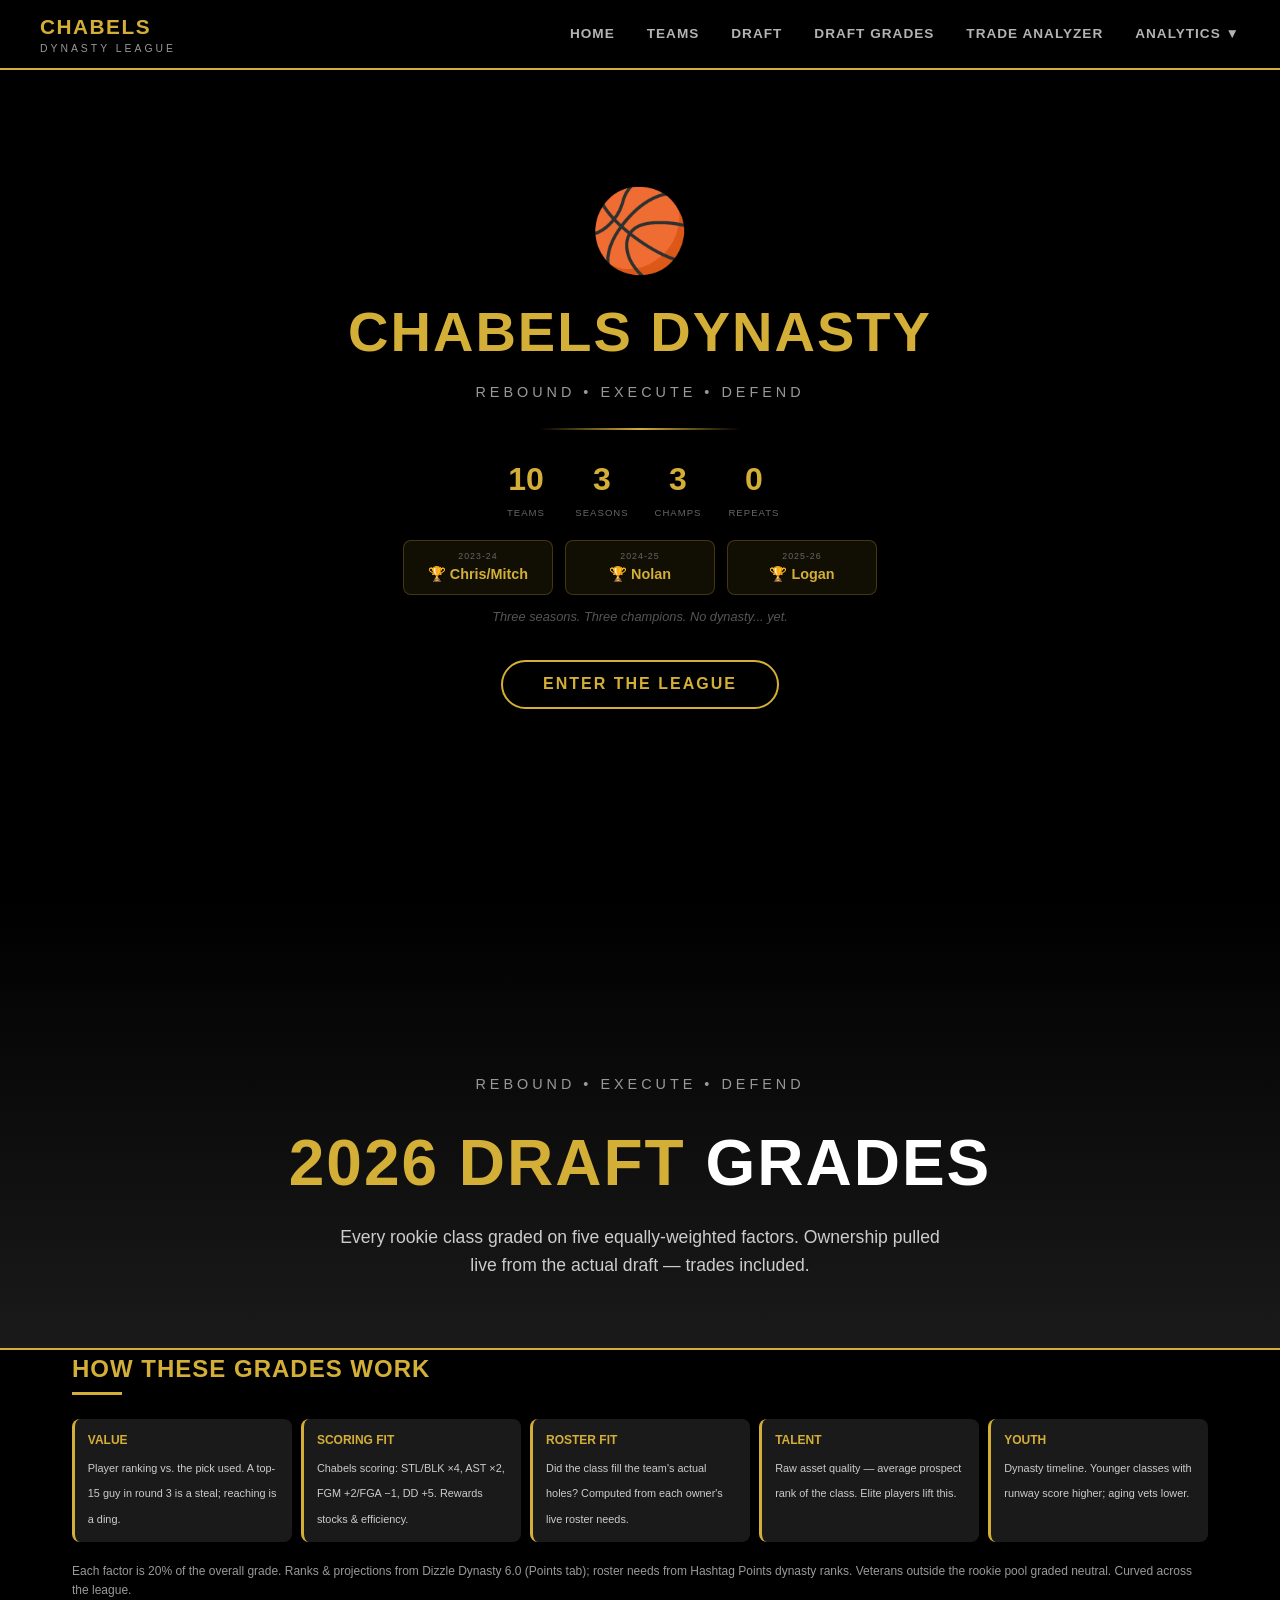
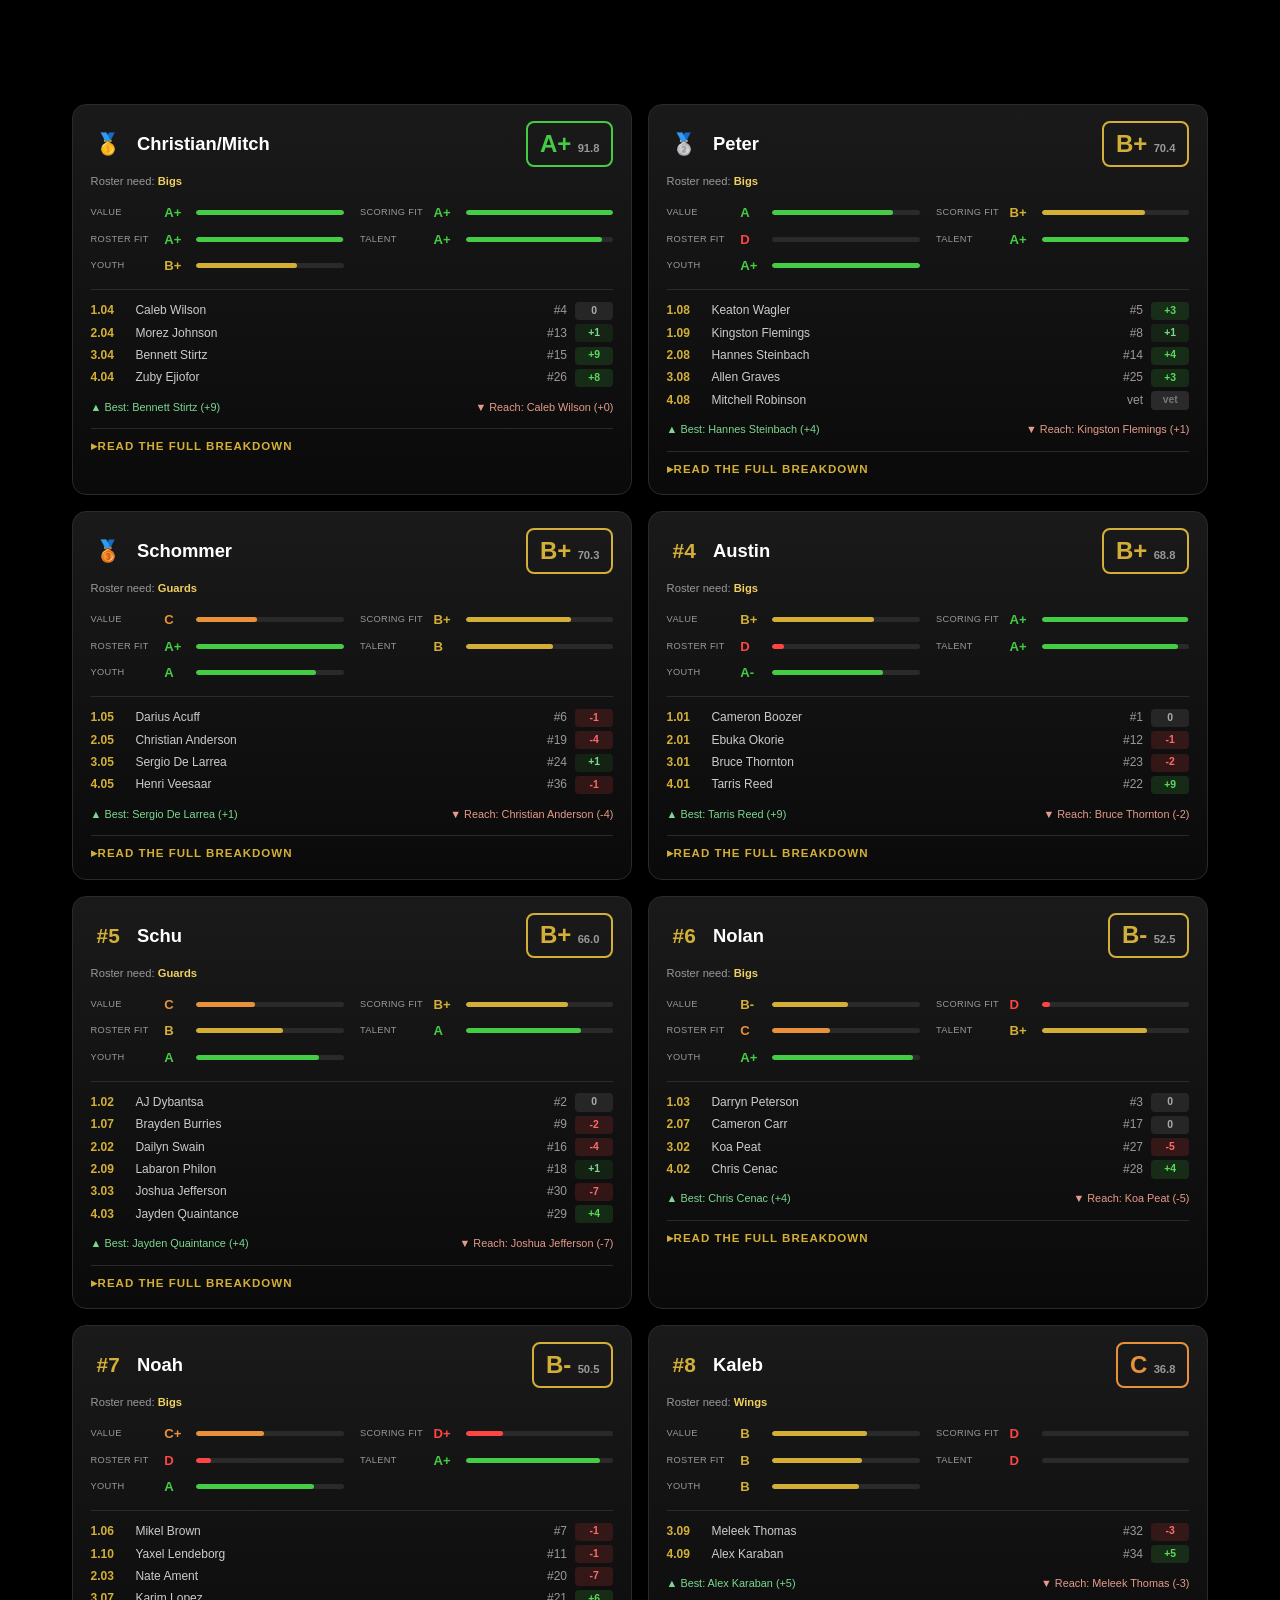
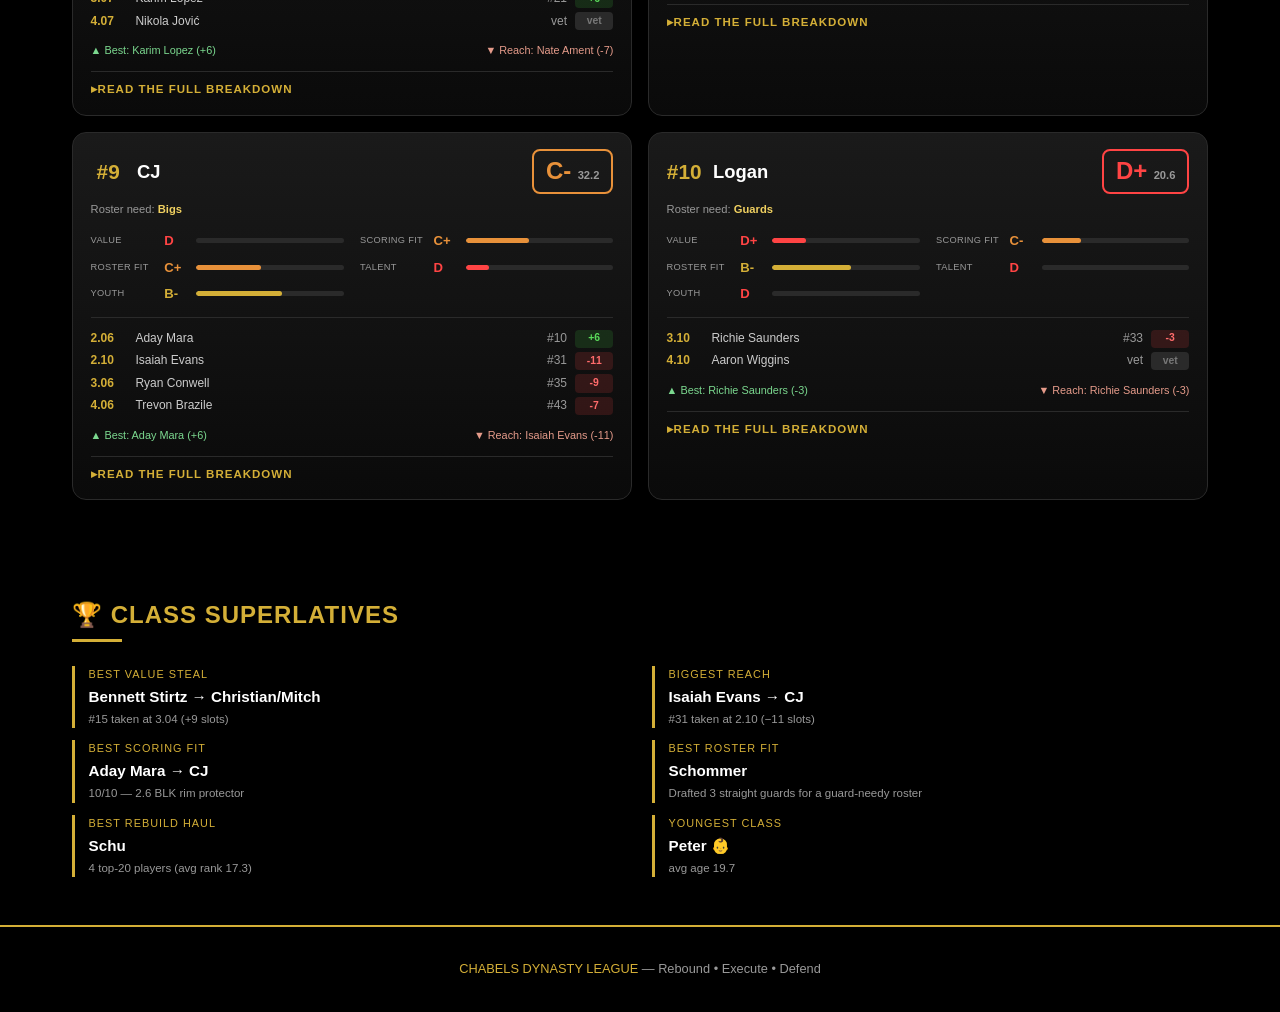
<file: grades.html>
<!DOCTYPE html>
<html lang="en"><head><meta charset="UTF-8"><meta name="viewport" content="width=device-width, initial-scale=1.0">
<title>2026 Draft Grades &mdash; Chabels Dynasty</title><link rel="stylesheet" href="css/style.css">
<style>
.method-grid{display:grid;grid-template-columns:repeat(5,1fr);gap:0.6rem;margin:1.25rem 0;}
@media(max-width:820px){.method-grid{grid-template-columns:1fr 1fr;}}
.method-box{background:var(--dark);border-left:3px solid var(--gold);border-radius:8px;padding:0.7rem 0.8rem;}
.method-box b{color:var(--gold);font-size:0.75rem;display:block;margin-bottom:0.25rem;}
.method-box span{color:var(--text-body);font-size:0.68rem;line-height:1.4;}
.grades-grid{display:grid;grid-template-columns:1fr 1fr;gap:1rem;margin-top:1.5rem;}
@media(max-width:820px){.grades-grid{grid-template-columns:1fr;}}
.grade-card{background:linear-gradient(180deg,var(--dark),var(--black-soft));border:1px solid var(--dark-mid);border-radius:14px;padding:1rem 1.1rem;}
.gc-head{display:flex;align-items:center;gap:0.7rem;margin-bottom:0.4rem;}
.gc-rank{font-size:1.3rem;min-width:2.2rem;text-align:center;color:var(--gold);font-weight:800;}
.gc-team{flex:1;font-size:1.15rem;font-weight:700;color:var(--white);}
.gc-grade{border:2px solid;border-radius:8px;padding:0.1rem 0.75rem;font-size:1.5rem;font-weight:800;display:flex;align-items:baseline;gap:0.4rem;}
.gc-grade span{font-size:0.7rem;color:var(--gray-text)!important;font-weight:600;}
.gc-need{font-size:0.7rem;color:var(--gray-text);margin-bottom:0.7rem;}
.gc-need b{color:var(--gold-light);}
.gc-facs{display:grid;grid-template-columns:1fr 1fr;gap:0.35rem 1rem;margin-bottom:0.8rem;}
.fac{display:flex;align-items:center;gap:0.4rem;}
.fac-l{font-size:0.58rem;color:var(--gray-text);width:4.2rem;letter-spacing:.3px;}
.fac-g{font-size:0.82rem;font-weight:800;width:1.6rem;}
.fac-bar{flex:1;height:5px;background:var(--dark-mid);border-radius:3px;overflow:hidden;}
.fac-fill{height:100%;border-radius:3px;}
.gc-picks{border-top:1px solid var(--dark-mid);padding-top:0.6rem;margin-bottom:0.6rem;}
.pk{display:flex;align-items:center;gap:0.5rem;font-size:0.75rem;padding:0.1rem 0;}
.pk-slot{color:var(--gold);width:2.3rem;font-weight:600;}
.pk-name{flex:1;color:var(--text-body);}
.pk-rank{color:var(--gray-text);width:2.2rem;text-align:right;}
.vd{width:2.4rem;text-align:center;border-radius:4px;font-size:0.65rem;font-weight:700;padding:0.05rem 0;}
.vd-steal{background:rgba(68,204,68,0.15);color:#5ada5a;}.vd-good{background:rgba(68,204,68,0.1);color:#7bd88f;}
.vd-even{background:rgba(120,120,120,0.2);color:#aaa;}.vd-reach{background:rgba(255,68,68,0.15);color:#ff6b6b;}
.vd-vet{background:var(--dark-mid);color:#777;}
.gc-bw{display:flex;justify-content:space-between;font-size:0.68rem;gap:0.5rem;flex-wrap:wrap;}
.bw-best{color:#7bd88f;}.bw-worst{color:#e59b8a;}
.sup-grid{display:grid;grid-template-columns:1fr 1fr;gap:0.75rem 1.5rem;margin-top:1rem;}
@media(max-width:700px){.sup-grid{grid-template-columns:1fr;}}
.sup-item{border-left:3px solid var(--gold);padding-left:0.85rem;}
.sup-item .lbl{color:var(--gold);font-size:0.68rem;letter-spacing:1px;text-transform:uppercase;}
.sup-item .val{color:var(--white);font-size:0.95rem;font-weight:600;margin-top:0.1rem;}
.sup-item .det{color:var(--gray-text);font-size:0.72rem;margin-top:0.05rem;}

    .gc-article{margin-top:0.75rem;border-top:1px solid var(--dark-mid);padding-top:0.5rem;}
    .gc-article summary{cursor:pointer;color:var(--gold);font-size:0.72rem;font-weight:700;letter-spacing:1px;text-transform:uppercase;list-style:none;outline:none;}
    .gc-article summary::-webkit-details-marker{display:none;}
    .gc-article summary::before{content:"\25B8 ";color:var(--gold);}
    .gc-article[open] summary::before{content:"\25BE ";}
    .article-body{margin-top:0.75rem;font-size:0.8rem;line-height:1.55;color:var(--text-body);}
    .article-body .lead{color:#eee;font-size:0.85rem;margin-bottom:0.6rem;}
    .article-body p{margin-bottom:0.6rem;}
    .article-body .pk-h{color:var(--gold);font-weight:700;}
    .article-body .pk-meta{color:var(--gray-text);font-size:0.7rem;}
    .article-body .steal{color:#5ada5a;font-weight:600;}
    .article-body .reach{color:#ff6b6b;font-weight:600;}
    .article-body .factors{background:var(--dark);border-radius:6px;padding:0.4rem 0.6rem;font-size:0.72rem;color:#bbb;}
    .article-body .vetnote{color:var(--gray-text);font-style:italic;font-size:0.74rem;}
    .article-body .bestworst{border-top:1px dashed var(--dark-mid);padding-top:0.5rem;font-size:0.76rem;}

</style></head><body>
<nav class="nav"><div class="nav-inner">
  <a href="index.html" class="nav-logo">CHABELS<span class="sub">Dynasty League</span></a>
  <div class="nav-toggle"><span></span><span></span><span></span></div>
  <div class="nav-links">
    <a href="index.html">Home</a><a href="teams.html">Teams</a><a href="draft.html">Draft</a>
    <a href="grades.html">Draft Grades</a><a href="analytics.html#analyzer">Trade Analyzer</a>
    <div class="nav-dropdown"><span class="nav-dropdown-toggle">Analytics &#9660;</span>
      <div class="nav-dropdown-menu">
        <a href="rankings.html">Power Rankings</a><a href="trades.html">Trade History</a>
        <a href="analytics.html#contribution">Player Contribution</a><a href="analytics.html#age">Roster Age</a>
        <a href="awards.html">Awards</a><a href="history.html">History</a></div></div>
  </div></div></nav>
<section class="hero" style="padding-bottom:1.5rem;">
  <div class="hero-motto">Rebound &bull; Execute &bull; Defend</div>
  <h1><span class="gold">2026 DRAFT</span> GRADES</h1>
  <p class="hero-subtitle">Every rookie class graded on five equally-weighted factors. Ownership pulled live from the actual draft &mdash; trades included.</p>
</section>
<section class="section" style="padding-top:0;">
  <h2 class="section-title">How These Grades Work</h2><div class="gold-line"></div>
  <div class="method-grid">
    <div class="method-box"><b>VALUE</b><span>Player ranking vs. the pick used. A top-15 guy in round 3 is a steal; reaching is a ding.</span></div>
    <div class="method-box"><b>SCORING FIT</b><span>Chabels scoring: STL/BLK &times;4, AST &times;2, FGM +2/FGA &minus;1, DD +5. Rewards stocks &amp; efficiency.</span></div>
    <div class="method-box"><b>ROSTER FIT</b><span>Did the class fill the team's actual holes? Computed from each owner's live roster needs.</span></div>
    <div class="method-box"><b>TALENT</b><span>Raw asset quality &mdash; average prospect rank of the class. Elite players lift this.</span></div>
    <div class="method-box"><b>YOUTH</b><span>Dynasty timeline. Younger classes with runway score higher; aging vets lower.</span></div>
  </div>
  <p class="section-sub" style="font-size:0.75rem;">Each factor is 20% of the overall grade. Ranks &amp; projections from Dizzle Dynasty 6.0 (Points tab); roster needs from Hashtag Points dynasty ranks. Veterans outside the rookie pool graded neutral. Curved across the league.</p>
</section>
<section class="section" style="padding-top:0.5rem;"><div class="grades-grid">

    <div class="grade-card">
      <div class="gc-head"><div class="gc-rank">🥇</div><div class="gc-team">Christian/Mitch</div>
        <div class="gc-grade" style="border-color:#44cc44;color:#44cc44">A+<span>91.8</span></div></div>
      <div class="gc-need">Roster need: <b>Bigs</b></div>
      <div class="gc-facs"><div class="fac"><div class="fac-l">VALUE</div><div class="fac-g" style="color:#44cc44">A+</div><div class="fac-bar"><div class="fac-fill" style="width:100%;background:#44cc44"></div></div></div><div class="fac"><div class="fac-l">SCORING FIT</div><div class="fac-g" style="color:#44cc44">A+</div><div class="fac-bar"><div class="fac-fill" style="width:100%;background:#44cc44"></div></div></div><div class="fac"><div class="fac-l">ROSTER FIT</div><div class="fac-g" style="color:#44cc44">A+</div><div class="fac-bar"><div class="fac-fill" style="width:99%;background:#44cc44"></div></div></div><div class="fac"><div class="fac-l">TALENT</div><div class="fac-g" style="color:#44cc44">A+</div><div class="fac-bar"><div class="fac-fill" style="width:92%;background:#44cc44"></div></div></div><div class="fac"><div class="fac-l">YOUTH</div><div class="fac-g" style="color:#d4af37">B+</div><div class="fac-bar"><div class="fac-fill" style="width:68%;background:#d4af37"></div></div></div></div>
      <div class="gc-picks"><div class="pk"><span class="pk-slot">1.04</span><span class="pk-name">Caleb Wilson</span><span class="pk-rank">#4</span><span class="vd vd-even">0</span></div><div class="pk"><span class="pk-slot">2.04</span><span class="pk-name">Morez Johnson</span><span class="pk-rank">#13</span><span class="vd vd-good">+1</span></div><div class="pk"><span class="pk-slot">3.04</span><span class="pk-name">Bennett Stirtz</span><span class="pk-rank">#15</span><span class="vd vd-steal">+9</span></div><div class="pk"><span class="pk-slot">4.04</span><span class="pk-name">Zuby Ejiofor</span><span class="pk-rank">#26</span><span class="vd vd-steal">+8</span></div></div>
      <div class="gc-bw"><span class="bw-best">&#9650; Best: Bennett Stirtz (+9)</span><span class="bw-worst">&#9660; Reach: Caleb Wilson (+0)</span></div>
      <details class="gc-article"><summary>Read the full breakdown</summary><div class="article-body"><p class='lead'><b>Christian/Mitch</b> earned a <b>A+</b> (91.8) — one of the standout classes of the draft. Coming in, this roster's biggest hole was <b>frontcourt size</b>, and that lens shapes the grade as much as the raw talent.</p>
<p><span class='pk-h'>1.04 &mdash; Caleb Wilson</span> <span class='pk-meta'>#4 overall &middot; PF/C &middot; right around fair value</span><br>Caleb Wilson has the potential to be the best player from this class. For fantasy, the steals and blocks will be a big sell for him.</p>
<p><span class='pk-h'>2.04 &mdash; Morez Johnson</span> <span class='pk-meta'>#13 overall &middot; PF/C &middot; solid value (+1)</span><br>Dallas went out and got one of new HC Dusty May's guys. The rate of improvement for Morez over the past few years is impressive.</p>
<p><span class='pk-h'>3.04 &mdash; Bennett Stirtz</span> <span class='pk-meta'>#15 overall &middot; PG/SG &middot; a <span class='steal'>+9-slot steal</span></span><br>This is one of the most OKC coded picks you can imagine. Super smart, can make quick decisions, wins wherever he's gone, has dominated wherever he's gone, and is a great human being.</p>
<p><span class='pk-h'>4.04 &mdash; Zuby Ejiofor</span> <span class='pk-meta'>#26 overall &middot; PF/C &middot; a <span class='steal'>+8-slot steal</span></span><br>Zuby's got some real juice to his fantasy game that may make him an appealing target in your fantasy drafts. Real junkyard dog, scrappy energy guy type.</p>

<p class='factors'><b>Value:</b> A+ &middot; <b>Scoring Fit:</b> A+ &middot; <b>Roster Fit:</b> A+ &middot; <b>Talent:</b> A+ &middot; <b>Youth:</b> B+</p><p>On the factors: this class cashed in real draft value, consistently landing players ahead of their slot; the class is a clean fit for Chabels scoring, loaded with the stocks, assists and efficiency the format rewards; and crucially, it directly addressed the team's need for bigs — the best kind of draft-for-need. Talent grades <b>A+</b> and youth <b>B+</b>, rounding out the profile.</p>
<p class='bestworst'>&#9650; Best pick: <b>Bennett Stirtz</b> (+9) &nbsp;&nbsp;&#9660; Biggest reach: <b>Caleb Wilson</b> (+0)</p></div></details>
    </div>

    <div class="grade-card">
      <div class="gc-head"><div class="gc-rank">🥈</div><div class="gc-team">Peter</div>
        <div class="gc-grade" style="border-color:#d4af37;color:#d4af37">B+<span>70.4</span></div></div>
      <div class="gc-need">Roster need: <b>Bigs</b></div>
      <div class="gc-facs"><div class="fac"><div class="fac-l">VALUE</div><div class="fac-g" style="color:#44cc44">A</div><div class="fac-bar"><div class="fac-fill" style="width:82%;background:#44cc44"></div></div></div><div class="fac"><div class="fac-l">SCORING FIT</div><div class="fac-g" style="color:#d4af37">B+</div><div class="fac-bar"><div class="fac-fill" style="width:70%;background:#d4af37"></div></div></div><div class="fac"><div class="fac-l">ROSTER FIT</div><div class="fac-g" style="color:#ff4444">D</div><div class="fac-bar"><div class="fac-fill" style="width:0%;background:#ff4444"></div></div></div><div class="fac"><div class="fac-l">TALENT</div><div class="fac-g" style="color:#44cc44">A+</div><div class="fac-bar"><div class="fac-fill" style="width:100%;background:#44cc44"></div></div></div><div class="fac"><div class="fac-l">YOUTH</div><div class="fac-g" style="color:#44cc44">A+</div><div class="fac-bar"><div class="fac-fill" style="width:100%;background:#44cc44"></div></div></div></div>
      <div class="gc-picks"><div class="pk"><span class="pk-slot">1.08</span><span class="pk-name">Keaton Wagler</span><span class="pk-rank">#5</span><span class="vd vd-steal">+3</span></div><div class="pk"><span class="pk-slot">1.09</span><span class="pk-name">Kingston Flemings</span><span class="pk-rank">#8</span><span class="vd vd-good">+1</span></div><div class="pk"><span class="pk-slot">2.08</span><span class="pk-name">Hannes Steinbach</span><span class="pk-rank">#14</span><span class="vd vd-steal">+4</span></div><div class="pk"><span class="pk-slot">3.08</span><span class="pk-name">Allen Graves</span><span class="pk-rank">#25</span><span class="vd vd-steal">+3</span></div><div class="pk"><span class="pk-slot">4.08</span><span class="pk-name">Mitchell Robinson</span><span class="pk-rank">vet</span><span class="vd vd-vet">vet</span></div></div>
      <div class="gc-bw"><span class="bw-best">&#9650; Best: Hannes Steinbach (+4)</span><span class="bw-worst">&#9660; Reach: Kingston Flemings (+1)</span></div>
      <details class="gc-article"><summary>Read the full breakdown</summary><div class="article-body"><p class='lead'><b>Peter</b> earned a <b>B+</b> (70.4) — a solid, defensible haul with a clear identity. Coming in, this roster's biggest hole was <b>frontcourt size</b>, and that lens shapes the grade as much as the raw talent.</p>
<p><span class='pk-h'>1.08 &mdash; Keaton Wagler</span> <span class='pk-meta'>#5 overall &middot; SG/PG &middot; a <span class='steal'>+3-slot steal</span></span><br>There are some concerns about Wagler that many believe should bump him down from a top spot, but make no mistake: This is the closest to a Tyrese Haliburton type of prospect we've seen. High-end shooting, playmaking and great positional size.</p>
<p><span class='pk-h'>1.09 &mdash; Kingston Flemings</span> <span class='pk-meta'>#8 overall &middot; PG/SG &middot; solid value (+1)</span><br>Kingston Flemings should be able to come in and be solid across the board early on in his career. There could be a real potential jump with the shooting.</p>
<p><span class='pk-h'>2.08 &mdash; Hannes Steinbach</span> <span class='pk-meta'>#14 overall &middot; C &middot; a <span class='steal'>+4-slot steal</span></span><br>Steinbach is the best rebounder in the class and has flashed some fantasy juice. Some of my size concerns were quelled with his Combine measurements, but I really need to see improvement on defense.</p>
<p><span class='pk-h'>3.08 &mdash; Allen Graves</span> <span class='pk-meta'>#25 overall &middot; PF &middot; a <span class='steal'>+3-slot steal</span></span><br>Most of you following our work know our team is incredibly skeptical of Allen Graves. He is an analytical darling and Spreadsheet FC loves him, and I get why, especially if he can develop more.</p>
<p class='vetnote'>Also added veteran Mitchell Robinson — a win-now piece outside the rookie pool, graded neutral.</p>
<p class='factors'><b>Value:</b> A &middot; <b>Scoring Fit:</b> B+ &middot; <b>Roster Fit:</b> D &middot; <b>Talent:</b> A+ &middot; <b>Youth:</b> A+</p><p>On the factors: this class cashed in real draft value, consistently landing players ahead of their slot; the Chabels-scoring fit is good, if not elite; but it largely ignored the roster's real need for bigs, leaning elsewhere instead. Talent grades <b>A+</b> and youth <b>A+</b>, rounding out a class built for the long haul.</p>
<p class='bestworst'>&#9650; Best pick: <b>Hannes Steinbach</b> (+4) &nbsp;&nbsp;&#9660; Biggest reach: <b>Kingston Flemings</b> (+1)</p></div></details>
    </div>

    <div class="grade-card">
      <div class="gc-head"><div class="gc-rank">🥉</div><div class="gc-team">Schommer</div>
        <div class="gc-grade" style="border-color:#d4af37;color:#d4af37">B+<span>70.3</span></div></div>
      <div class="gc-need">Roster need: <b>Guards</b></div>
      <div class="gc-facs"><div class="fac"><div class="fac-l">VALUE</div><div class="fac-g" style="color:#e8913a">C</div><div class="fac-bar"><div class="fac-fill" style="width:41%;background:#e8913a"></div></div></div><div class="fac"><div class="fac-l">SCORING FIT</div><div class="fac-g" style="color:#d4af37">B+</div><div class="fac-bar"><div class="fac-fill" style="width:71%;background:#d4af37"></div></div></div><div class="fac"><div class="fac-l">ROSTER FIT</div><div class="fac-g" style="color:#44cc44">A+</div><div class="fac-bar"><div class="fac-fill" style="width:100%;background:#44cc44"></div></div></div><div class="fac"><div class="fac-l">TALENT</div><div class="fac-g" style="color:#d4af37">B</div><div class="fac-bar"><div class="fac-fill" style="width:59%;background:#d4af37"></div></div></div><div class="fac"><div class="fac-l">YOUTH</div><div class="fac-g" style="color:#44cc44">A</div><div class="fac-bar"><div class="fac-fill" style="width:81%;background:#44cc44"></div></div></div></div>
      <div class="gc-picks"><div class="pk"><span class="pk-slot">1.05</span><span class="pk-name">Darius Acuff</span><span class="pk-rank">#6</span><span class="vd vd-reach">-1</span></div><div class="pk"><span class="pk-slot">2.05</span><span class="pk-name">Christian Anderson</span><span class="pk-rank">#19</span><span class="vd vd-reach">-4</span></div><div class="pk"><span class="pk-slot">3.05</span><span class="pk-name">Sergio De Larrea</span><span class="pk-rank">#24</span><span class="vd vd-good">+1</span></div><div class="pk"><span class="pk-slot">4.05</span><span class="pk-name">Henri Veesaar</span><span class="pk-rank">#36</span><span class="vd vd-reach">-1</span></div></div>
      <div class="gc-bw"><span class="bw-best">&#9650; Best: Sergio De Larrea (+1)</span><span class="bw-worst">&#9660; Reach: Christian Anderson (-4)</span></div>
      <details class="gc-article"><summary>Read the full breakdown</summary><div class="article-body"><p class='lead'><b>Schommer</b> earned a <b>B+</b> (70.3) — a solid, defensible haul with a clear identity. Coming in, this roster's biggest hole was <b>guard depth</b>, and that lens shapes the grade as much as the raw talent.</p>
<p><span class='pk-h'>1.05 &mdash; Darius Acuff</span> <span class='pk-meta'>#6 overall &middot; PG/SG &middot; a <span class='reach'>reach (-1)</span></span><br>Acuff has been playing like a straight-up star for Arkansas. He has looked the part of a possible offensive engine and fantasy star, but can he be one in the modern NBA?</p>
<p><span class='pk-h'>2.05 &mdash; Christian Anderson</span> <span class='pk-meta'>#19 overall &middot; PG/SG &middot; a <span class='reach'>reach (-4)</span></span><br>This LaMelo Ball trade could get really interesting for Anderson's outlook. Anderson is a great shooter and playmaker who offers a lot of solid skills from a fantasy perspective.</p>
<p><span class='pk-h'>3.05 &mdash; Sergio De Larrea</span> <span class='pk-meta'>#24 overall &middot; PG/SG &middot; solid value (+1)</span><br>Sergio de Larrea was one of the best players on one of the best teams in Europe. He enters into a situation in Dallas where his coach really values positional size and quick decision makers.</p>
<p><span class='pk-h'>4.05 &mdash; Henri Veesaar</span> <span class='pk-meta'>#36 overall &middot; C &middot; a <span class='reach'>reach (-1)</span></span><br>Henri Veesaar's draft capital might make some people worry, but this was pretty clearly agent manipulation to get him to a desired landing spot. He ends up in Atlanta and his rank ends up largely the same.</p>

<p class='factors'><b>Value:</b> C &middot; <b>Scoring Fit:</b> B+ &middot; <b>Roster Fit:</b> A+ &middot; <b>Talent:</b> B &middot; <b>Youth:</b> A</p><p>On the factors: this class paid roughly market rate — few steals, few reaches; the Chabels-scoring fit is good, if not elite; and crucially, it directly addressed the team's need for guards — the best kind of draft-for-need. Talent grades <b>B</b> and youth <b>A</b>, rounding out a class built for the long haul.</p>
<p class='bestworst'>&#9650; Best pick: <b>Sergio De Larrea</b> (+1) &nbsp;&nbsp;&#9660; Biggest reach: <b>Christian Anderson</b> (-4)</p></div></details>
    </div>

    <div class="grade-card">
      <div class="gc-head"><div class="gc-rank">#4</div><div class="gc-team">Austin</div>
        <div class="gc-grade" style="border-color:#d4af37;color:#d4af37">B+<span>68.8</span></div></div>
      <div class="gc-need">Roster need: <b>Bigs</b></div>
      <div class="gc-facs"><div class="fac"><div class="fac-l">VALUE</div><div class="fac-g" style="color:#d4af37">B+</div><div class="fac-bar"><div class="fac-fill" style="width:69%;background:#d4af37"></div></div></div><div class="fac"><div class="fac-l">SCORING FIT</div><div class="fac-g" style="color:#44cc44">A+</div><div class="fac-bar"><div class="fac-fill" style="width:99%;background:#44cc44"></div></div></div><div class="fac"><div class="fac-l">ROSTER FIT</div><div class="fac-g" style="color:#ff4444">D</div><div class="fac-bar"><div class="fac-fill" style="width:8%;background:#ff4444"></div></div></div><div class="fac"><div class="fac-l">TALENT</div><div class="fac-g" style="color:#44cc44">A+</div><div class="fac-bar"><div class="fac-fill" style="width:92%;background:#44cc44"></div></div></div><div class="fac"><div class="fac-l">YOUTH</div><div class="fac-g" style="color:#44cc44">A-</div><div class="fac-bar"><div class="fac-fill" style="width:75%;background:#44cc44"></div></div></div></div>
      <div class="gc-picks"><div class="pk"><span class="pk-slot">1.01</span><span class="pk-name">Cameron Boozer</span><span class="pk-rank">#1</span><span class="vd vd-even">0</span></div><div class="pk"><span class="pk-slot">2.01</span><span class="pk-name">Ebuka Okorie</span><span class="pk-rank">#12</span><span class="vd vd-reach">-1</span></div><div class="pk"><span class="pk-slot">3.01</span><span class="pk-name">Bruce Thornton</span><span class="pk-rank">#23</span><span class="vd vd-reach">-2</span></div><div class="pk"><span class="pk-slot">4.01</span><span class="pk-name">Tarris Reed</span><span class="pk-rank">#22</span><span class="vd vd-steal">+9</span></div></div>
      <div class="gc-bw"><span class="bw-best">&#9650; Best: Tarris Reed (+9)</span><span class="bw-worst">&#9660; Reach: Bruce Thornton (-2)</span></div>
      <details class="gc-article"><summary>Read the full breakdown</summary><div class="article-body"><p class='lead'><b>Austin</b> earned a <b>B+</b> (68.8) — a solid, defensible haul with a clear identity. Coming in, this roster's biggest hole was <b>frontcourt size</b>, and that lens shapes the grade as much as the raw talent.</p>
<p><span class='pk-h'>1.01 &mdash; Cameron Boozer</span> <span class='pk-meta'>#1 overall &middot; PF &middot; right around fair value</span><br>As expected, Cam Boozer is now in Memphis and has been given the keys to the franchise. To me, this is the clearcut "don't overthink it" pick at 1st overall in every league type, and if you can get him any lower, that's a massive win.</p>
<p><span class='pk-h'>2.01 &mdash; Ebuka Okorie</span> <span class='pk-meta'>#12 overall &middot; PG/SG &middot; a <span class='reach'>reach (-1)</span></span><br>Boy, am I super high this fit. Despite not playing against a ton of impressive competition at Stanford, there is a great deal to like with Okorie's profile.</p>
<p><span class='pk-h'>3.01 &mdash; Bruce Thornton</span> <span class='pk-meta'>#23 overall &middot; PG &middot; a <span class='reach'>reach (-2)</span></span><br>Thornton was a high octane offensive player at Ohio State. He's a strong driver and rebounder.</p>
<p><span class='pk-h'>4.01 &mdash; Tarris Reed</span> <span class='pk-meta'>#22 overall &middot; C &middot; a <span class='steal'>+9-slot steal</span></span><br>Tarris Reed is a different style of big man, and as I said above, there are worlds where he and Quaintance can coexist. Reed is your more traditional, albeit technically skilled, big man and is built like a bowling ball.</p>

<p class='factors'><b>Value:</b> B+ &middot; <b>Scoring Fit:</b> A+ &middot; <b>Roster Fit:</b> D &middot; <b>Talent:</b> A+ &middot; <b>Youth:</b> A-</p><p>On the factors: this class cashed in real draft value, consistently landing players ahead of their slot; the class is a clean fit for Chabels scoring, loaded with the stocks, assists and efficiency the format rewards; but it largely ignored the roster's real need for bigs, leaning elsewhere instead. Talent grades <b>A+</b> and youth <b>A-</b>, rounding out a class built for the long haul.</p>
<p class='bestworst'>&#9650; Best pick: <b>Tarris Reed</b> (+9) &nbsp;&nbsp;&#9660; Biggest reach: <b>Bruce Thornton</b> (-2)</p></div></details>
    </div>

    <div class="grade-card">
      <div class="gc-head"><div class="gc-rank">#5</div><div class="gc-team">Schu</div>
        <div class="gc-grade" style="border-color:#d4af37;color:#d4af37">B+<span>66.0</span></div></div>
      <div class="gc-need">Roster need: <b>Guards</b></div>
      <div class="gc-facs"><div class="fac"><div class="fac-l">VALUE</div><div class="fac-g" style="color:#e8913a">C</div><div class="fac-bar"><div class="fac-fill" style="width:40%;background:#e8913a"></div></div></div><div class="fac"><div class="fac-l">SCORING FIT</div><div class="fac-g" style="color:#d4af37">B+</div><div class="fac-bar"><div class="fac-fill" style="width:69%;background:#d4af37"></div></div></div><div class="fac"><div class="fac-l">ROSTER FIT</div><div class="fac-g" style="color:#d4af37">B</div><div class="fac-bar"><div class="fac-fill" style="width:59%;background:#d4af37"></div></div></div><div class="fac"><div class="fac-l">TALENT</div><div class="fac-g" style="color:#44cc44">A</div><div class="fac-bar"><div class="fac-fill" style="width:78%;background:#44cc44"></div></div></div><div class="fac"><div class="fac-l">YOUTH</div><div class="fac-g" style="color:#44cc44">A</div><div class="fac-bar"><div class="fac-fill" style="width:83%;background:#44cc44"></div></div></div></div>
      <div class="gc-picks"><div class="pk"><span class="pk-slot">1.02</span><span class="pk-name">AJ Dybantsa</span><span class="pk-rank">#2</span><span class="vd vd-even">0</span></div><div class="pk"><span class="pk-slot">1.07</span><span class="pk-name">Brayden Burries</span><span class="pk-rank">#9</span><span class="vd vd-reach">-2</span></div><div class="pk"><span class="pk-slot">2.02</span><span class="pk-name">Dailyn Swain</span><span class="pk-rank">#16</span><span class="vd vd-reach">-4</span></div><div class="pk"><span class="pk-slot">2.09</span><span class="pk-name">Labaron Philon</span><span class="pk-rank">#18</span><span class="vd vd-good">+1</span></div><div class="pk"><span class="pk-slot">3.03</span><span class="pk-name">Joshua Jefferson</span><span class="pk-rank">#30</span><span class="vd vd-reach">-7</span></div><div class="pk"><span class="pk-slot">4.03</span><span class="pk-name">Jayden Quaintance</span><span class="pk-rank">#29</span><span class="vd vd-steal">+4</span></div></div>
      <div class="gc-bw"><span class="bw-best">&#9650; Best: Jayden Quaintance (+4)</span><span class="bw-worst">&#9660; Reach: Joshua Jefferson (-7)</span></div>
      <details class="gc-article"><summary>Read the full breakdown</summary><div class="article-body"><p class='lead'><b>Schu</b> earned a <b>B+</b> (66.0) — a solid, defensible haul with a clear identity. Coming in, this roster's biggest hole was <b>guard depth</b>, and that lens shapes the grade as much as the raw talent.</p>
<p><span class='pk-h'>1.02 &mdash; AJ Dybantsa</span> <span class='pk-meta'>#2 overall &middot; SG/SF/PF &middot; right around fair value</span><br>Dybantsa may not have as strong of a theoretical fantasy game as Peterson or Boozer, but he is still an elite prospect all the same. He's a big-time shotmaker, slasher and scorer with all of the tools and potential to be an All-NBA player one day like the guys above him.</p>
<p><span class='pk-h'>1.07 &mdash; Brayden Burries</span> <span class='pk-meta'>#9 overall &middot; SG/PG &middot; a <span class='reach'>reach (-2)</span></span><br>The first of Milwaukee's draft picks in the post-Giannis era is Brayden Burries, a high-floor prospect with a higher ceiling than many might believe. Burries has a good complementary skillset and off-ball appeal, and with more on-ball reps in Milwaukee, he could absolutely explode.</p>
<p><span class='pk-h'>2.02 &mdash; Dailyn Swain</span> <span class='pk-meta'>#16 overall &middot; SG/SF &middot; a <span class='reach'>reach (-4)</span></span><br>Bryson Graham was in New Orleans when they signed Naji Marshall. He hired Tiago Splitter who coached Deni Avdija.</p>
<p><span class='pk-h'>2.09 &mdash; Labaron Philon</span> <span class='pk-meta'>#18 overall &middot; PG/SG &middot; solid value (+1)</span><br>Labaron Philon took a big leap as a sophomore this year. Very good guard profile for fantasy and shows a lot of capability if he can play well off-ball.</p>
<p><span class='pk-h'>3.03 &mdash; Joshua Jefferson</span> <span class='pk-meta'>#30 overall &middot; SF/PF &middot; a <span class='reach'>reach (-7)</span></span><br>It makes perfect sense that Sean Marks and Jordi Fernandez really like Joshua Jefferson. He's a malleable role player who checks their boxes as a solid passer and has shown he can be an offensive hub on a good Iowa State team.</p>
<p><span class='pk-h'>4.03 &mdash; Jayden Quaintance</span> <span class='pk-meta'>#29 overall &middot; C &middot; a <span class='steal'>+4-slot steal</span></span><br>It's no secret that Quaintance is an elite defender, but his knee issues have made him tumble down boards. It's going to be a bit concerning that San Antonio added two bigs with him and Tarris Reed, but I think there's worlds for both to exist.</p>

<p class='factors'><b>Value:</b> C &middot; <b>Scoring Fit:</b> B+ &middot; <b>Roster Fit:</b> B &middot; <b>Talent:</b> A &middot; <b>Youth:</b> A</p><p>On the factors: this class paid roughly market rate — few steals, few reaches; the Chabels-scoring fit is good, if not elite; and it partially addressed the roster's guards need. Talent grades <b>A</b> and youth <b>A</b>, rounding out a class built for the long haul.</p>
<p class='bestworst'>&#9650; Best pick: <b>Jayden Quaintance</b> (+4) &nbsp;&nbsp;&#9660; Biggest reach: <b>Joshua Jefferson</b> (-7)</p></div></details>
    </div>

    <div class="grade-card">
      <div class="gc-head"><div class="gc-rank">#6</div><div class="gc-team">Nolan</div>
        <div class="gc-grade" style="border-color:#d4af37;color:#d4af37">B-<span>52.5</span></div></div>
      <div class="gc-need">Roster need: <b>Bigs</b></div>
      <div class="gc-facs"><div class="fac"><div class="fac-l">VALUE</div><div class="fac-g" style="color:#d4af37">B-</div><div class="fac-bar"><div class="fac-fill" style="width:51%;background:#d4af37"></div></div></div><div class="fac"><div class="fac-l">SCORING FIT</div><div class="fac-g" style="color:#ff4444">D</div><div class="fac-bar"><div class="fac-fill" style="width:6%;background:#ff4444"></div></div></div><div class="fac"><div class="fac-l">ROSTER FIT</div><div class="fac-g" style="color:#e8913a">C</div><div class="fac-bar"><div class="fac-fill" style="width:39%;background:#e8913a"></div></div></div><div class="fac"><div class="fac-l">TALENT</div><div class="fac-g" style="color:#d4af37">B+</div><div class="fac-bar"><div class="fac-fill" style="width:71%;background:#d4af37"></div></div></div><div class="fac"><div class="fac-l">YOUTH</div><div class="fac-g" style="color:#44cc44">A+</div><div class="fac-bar"><div class="fac-fill" style="width:95%;background:#44cc44"></div></div></div></div>
      <div class="gc-picks"><div class="pk"><span class="pk-slot">1.03</span><span class="pk-name">Darryn Peterson</span><span class="pk-rank">#3</span><span class="vd vd-even">0</span></div><div class="pk"><span class="pk-slot">2.07</span><span class="pk-name">Cameron Carr</span><span class="pk-rank">#17</span><span class="vd vd-even">0</span></div><div class="pk"><span class="pk-slot">3.02</span><span class="pk-name">Koa Peat</span><span class="pk-rank">#27</span><span class="vd vd-reach">-5</span></div><div class="pk"><span class="pk-slot">4.02</span><span class="pk-name">Chris Cenac</span><span class="pk-rank">#28</span><span class="vd vd-steal">+4</span></div></div>
      <div class="gc-bw"><span class="bw-best">&#9650; Best: Chris Cenac (+4)</span><span class="bw-worst">&#9660; Reach: Koa Peat (-5)</span></div>
      <details class="gc-article"><summary>Read the full breakdown</summary><div class="article-body"><p class='lead'><b>Nolan</b> earned a <b>B-</b> (52.5) — a solid, defensible haul with a clear identity. Coming in, this roster's biggest hole was <b>frontcourt size</b>, and that lens shapes the grade as much as the raw talent.</p>
<p><span class='pk-h'>1.03 &mdash; Darryn Peterson</span> <span class='pk-meta'>#3 overall &middot; SG/PG &middot; right around fair value</span><br>1.02 will be a toss-up between Dybantsa and Peterson in dynasty leagues. Peterson's lingering injuries that hurt his play and lackluster playmaking at Kansas will concern some, but I remain of the opinion that he's an elite guard prospect.</p>
<p><span class='pk-h'>2.07 &mdash; Cameron Carr</span> <span class='pk-meta'>#17 overall &middot; SG/SF &middot; right around fair value</span><br>Cameron Carr ended up falling in the draft further than what many people were expecting. This was partly due to frame and weight, but there's no denying that the fantasy skillset is enticing.</p>
<p><span class='pk-h'>3.02 &mdash; Koa Peat</span> <span class='pk-meta'>#27 overall &middot; PF &middot; a <span class='reach'>reach (-5)</span></span><br>Koa Peat fits a lot of what Matt Ishbia's desired culture is. He plays hard, he's physical, and he's willing to buy into a role.</p>
<p><span class='pk-h'>4.02 &mdash; Chris Cenac</span> <span class='pk-meta'>#28 overall &middot; PF/C &middot; a <span class='steal'>+4-slot steal</span></span><br>Chris Cenac Jr. is your prototypical modern-day big in the mold of an Alex Sarr or Evan Mobley type of player.</p>

<p class='factors'><b>Value:</b> B- &middot; <b>Scoring Fit:</b> D &middot; <b>Roster Fit:</b> C &middot; <b>Talent:</b> B+ &middot; <b>Youth:</b> A+</p><p>On the factors: this class reached on multiple picks, the main drag on the grade; the class is light on the steals, blocks and efficiency Chabels overweights — the biggest stylistic knock; and it partially addressed the roster's bigs need. Talent grades <b>B+</b> and youth <b>A+</b>, rounding out a class built for the long haul.</p>
<p class='bestworst'>&#9650; Best pick: <b>Chris Cenac</b> (+4) &nbsp;&nbsp;&#9660; Biggest reach: <b>Koa Peat</b> (-5)</p></div></details>
    </div>

    <div class="grade-card">
      <div class="gc-head"><div class="gc-rank">#7</div><div class="gc-team">Noah</div>
        <div class="gc-grade" style="border-color:#d4af37;color:#d4af37">B-<span>50.5</span></div></div>
      <div class="gc-need">Roster need: <b>Bigs</b></div>
      <div class="gc-facs"><div class="fac"><div class="fac-l">VALUE</div><div class="fac-g" style="color:#e8913a">C+</div><div class="fac-bar"><div class="fac-fill" style="width:46%;background:#e8913a"></div></div></div><div class="fac"><div class="fac-l">SCORING FIT</div><div class="fac-g" style="color:#ff4444">D+</div><div class="fac-bar"><div class="fac-fill" style="width:25%;background:#ff4444"></div></div></div><div class="fac"><div class="fac-l">ROSTER FIT</div><div class="fac-g" style="color:#ff4444">D</div><div class="fac-bar"><div class="fac-fill" style="width:10%;background:#ff4444"></div></div></div><div class="fac"><div class="fac-l">TALENT</div><div class="fac-g" style="color:#44cc44">A+</div><div class="fac-bar"><div class="fac-fill" style="width:91%;background:#44cc44"></div></div></div><div class="fac"><div class="fac-l">YOUTH</div><div class="fac-g" style="color:#44cc44">A</div><div class="fac-bar"><div class="fac-fill" style="width:80%;background:#44cc44"></div></div></div></div>
      <div class="gc-picks"><div class="pk"><span class="pk-slot">1.06</span><span class="pk-name">Mikel Brown</span><span class="pk-rank">#7</span><span class="vd vd-reach">-1</span></div><div class="pk"><span class="pk-slot">1.10</span><span class="pk-name">Yaxel Lendeborg</span><span class="pk-rank">#11</span><span class="vd vd-reach">-1</span></div><div class="pk"><span class="pk-slot">2.03</span><span class="pk-name">Nate Ament</span><span class="pk-rank">#20</span><span class="vd vd-reach">-7</span></div><div class="pk"><span class="pk-slot">3.07</span><span class="pk-name">Karim Lopez</span><span class="pk-rank">#21</span><span class="vd vd-steal">+6</span></div><div class="pk"><span class="pk-slot">4.07</span><span class="pk-name">Nikola Jović</span><span class="pk-rank">vet</span><span class="vd vd-vet">vet</span></div></div>
      <div class="gc-bw"><span class="bw-best">&#9650; Best: Karim Lopez (+6)</span><span class="bw-worst">&#9660; Reach: Nate Ament (-7)</span></div>
      <details class="gc-article"><summary>Read the full breakdown</summary><div class="article-body"><p class='lead'><b>Noah</b> earned a <b>B-</b> (50.5) — a solid, defensible haul with a clear identity. Coming in, this roster's biggest hole was <b>frontcourt size</b>, and that lens shapes the grade as much as the raw talent.</p>
<p><span class='pk-h'>1.06 &mdash; Mikel Brown</span> <span class='pk-meta'>#7 overall &middot; PG/SG &middot; a <span class='reach'>reach (-1)</span></span><br>Mikel Brown has had a disappointing year on the whole, but I remain high on him and his range of outcomes with that combination of size, shotmaking and bounciness as a lead guard at about 6'5 in shoes. His fantasy profile off this year is sketchy and he is a polarizing prospect, but I'm willing to believe he'll shoot much better at the NBA level.</p>
<p><span class='pk-h'>1.10 &mdash; Yaxel Lendeborg</span> <span class='pk-meta'>#11 overall &middot; PF &middot; a <span class='reach'>reach (-1)</span></span><br>There's going to be a lot of people that are iffy about drafting a rookie turning 24 before his regular season debut, but Yaxel is really like that. Great do-it-all glue guy who can stuff the sheets like crazy and should be a worthwhile piece for Golden State.</p>
<p><span class='pk-h'>2.03 &mdash; Nate Ament</span> <span class='pk-meta'>#20 overall &middot; SF/PF &middot; a <span class='reach'>reach (-7)</span></span><br>The Milwaukee Bucks get their guy at 13. If you're drafting Nate Ament, I would be very hesitant on expecting much high level production.</p>
<p><span class='pk-h'>3.07 &mdash; Karim Lopez</span> <span class='pk-meta'>#21 overall &middot; SF/PF &middot; a <span class='steal'>+6-slot steal</span></span><br>Karim Lopez doesn't have the most appealing fantasy skillset, but he was a productive player in Australia the past couple seasons. He can be pretty theoretical with his current abilities, but if Memphis thinks they can utilize his strengths as a cutter, he could be someone that has a solid statline while not doing anything at a high level.</p>
<p class='vetnote'>Also added veteran Nikola Jović — a win-now piece outside the rookie pool, graded neutral.</p>
<p class='factors'><b>Value:</b> C+ &middot; <b>Scoring Fit:</b> D+ &middot; <b>Roster Fit:</b> D &middot; <b>Talent:</b> A+ &middot; <b>Youth:</b> A</p><p>On the factors: this class paid roughly market rate — few steals, few reaches; the class is light on the steals, blocks and efficiency Chabels overweights — the biggest stylistic knock; but it largely ignored the roster's real need for bigs, leaning elsewhere instead. Talent grades <b>A+</b> and youth <b>A</b>, rounding out a class built for the long haul.</p>
<p class='bestworst'>&#9650; Best pick: <b>Karim Lopez</b> (+6) &nbsp;&nbsp;&#9660; Biggest reach: <b>Nate Ament</b> (-7)</p></div></details>
    </div>

    <div class="grade-card">
      <div class="gc-head"><div class="gc-rank">#8</div><div class="gc-team">Kaleb</div>
        <div class="gc-grade" style="border-color:#e8913a;color:#e8913a">C<span>36.8</span></div></div>
      <div class="gc-need">Roster need: <b>Wings</b></div>
      <div class="gc-facs"><div class="fac"><div class="fac-l">VALUE</div><div class="fac-g" style="color:#d4af37">B</div><div class="fac-bar"><div class="fac-fill" style="width:64%;background:#d4af37"></div></div></div><div class="fac"><div class="fac-l">SCORING FIT</div><div class="fac-g" style="color:#ff4444">D</div><div class="fac-bar"><div class="fac-fill" style="width:0%;background:#ff4444"></div></div></div><div class="fac"><div class="fac-l">ROSTER FIT</div><div class="fac-g" style="color:#d4af37">B</div><div class="fac-bar"><div class="fac-fill" style="width:61%;background:#d4af37"></div></div></div><div class="fac"><div class="fac-l">TALENT</div><div class="fac-g" style="color:#ff4444">D</div><div class="fac-bar"><div class="fac-fill" style="width:0%;background:#ff4444"></div></div></div><div class="fac"><div class="fac-l">YOUTH</div><div class="fac-g" style="color:#d4af37">B</div><div class="fac-bar"><div class="fac-fill" style="width:59%;background:#d4af37"></div></div></div></div>
      <div class="gc-picks"><div class="pk"><span class="pk-slot">3.09</span><span class="pk-name">Meleek Thomas</span><span class="pk-rank">#32</span><span class="vd vd-reach">-3</span></div><div class="pk"><span class="pk-slot">4.09</span><span class="pk-name">Alex Karaban</span><span class="pk-rank">#34</span><span class="vd vd-steal">+5</span></div></div>
      <div class="gc-bw"><span class="bw-best">&#9650; Best: Alex Karaban (+5)</span><span class="bw-worst">&#9660; Reach: Meleek Thomas (-3)</span></div>
      <details class="gc-article"><summary>Read the full breakdown</summary><div class="article-body"><p class='lead'><b>Kaleb</b> earned a <b>C</b> (36.8) — a mixed bag — some hits, some head-scratchers. Coming in, this roster's biggest hole was <b>wing/forward depth</b>, and that lens shapes the grade as much as the raw talent.</p>
<p><span class='pk-h'>3.09 &mdash; Meleek Thomas</span> <span class='pk-meta'>#32 overall &middot; SG &middot; a <span class='reach'>reach (-3)</span></span><br>Meleek Thomas's AST/TO would indicate he's a fine decision maker. Frankly, he might be the absolute worst decision maker in this draft.</p>
<p><span class='pk-h'>4.09 &mdash; Alex Karaban</span> <span class='pk-meta'>#34 overall &middot; SF/PF &middot; a <span class='steal'>+5-slot steal</span></span><br>Karaban is a jack-of-all-trades forward that has some interesting fantasy appeal as a connective piece and shooter. There are no star outcomes here and the upside is not super high, but there are good role player outcomes and it really speaks volumes that Sacramento has to spend first round capital to ensure they got him.</p>

<p class='factors'><b>Value:</b> B &middot; <b>Scoring Fit:</b> D &middot; <b>Roster Fit:</b> B &middot; <b>Talent:</b> D &middot; <b>Youth:</b> B</p><p>On the factors: this class reached on multiple picks, the main drag on the grade; the class is light on the steals, blocks and efficiency Chabels overweights — the biggest stylistic knock; and it partially addressed the roster's wings need. Talent grades <b>D</b> and youth <b>B</b>, rounding out the profile.</p>
<p class='bestworst'>&#9650; Best pick: <b>Alex Karaban</b> (+5) &nbsp;&nbsp;&#9660; Biggest reach: <b>Meleek Thomas</b> (-3)</p></div></details>
    </div>

    <div class="grade-card">
      <div class="gc-head"><div class="gc-rank">#9</div><div class="gc-team">CJ</div>
        <div class="gc-grade" style="border-color:#e8913a;color:#e8913a">C-<span>32.2</span></div></div>
      <div class="gc-need">Roster need: <b>Bigs</b></div>
      <div class="gc-facs"><div class="fac"><div class="fac-l">VALUE</div><div class="fac-g" style="color:#ff4444">D</div><div class="fac-bar"><div class="fac-fill" style="width:0%;background:#ff4444"></div></div></div><div class="fac"><div class="fac-l">SCORING FIT</div><div class="fac-g" style="color:#e8913a">C+</div><div class="fac-bar"><div class="fac-fill" style="width:43%;background:#e8913a"></div></div></div><div class="fac"><div class="fac-l">ROSTER FIT</div><div class="fac-g" style="color:#e8913a">C+</div><div class="fac-bar"><div class="fac-fill" style="width:44%;background:#e8913a"></div></div></div><div class="fac"><div class="fac-l">TALENT</div><div class="fac-g" style="color:#ff4444">D</div><div class="fac-bar"><div class="fac-fill" style="width:16%;background:#ff4444"></div></div></div><div class="fac"><div class="fac-l">YOUTH</div><div class="fac-g" style="color:#d4af37">B-</div><div class="fac-bar"><div class="fac-fill" style="width:58%;background:#d4af37"></div></div></div></div>
      <div class="gc-picks"><div class="pk"><span class="pk-slot">2.06</span><span class="pk-name">Aday Mara</span><span class="pk-rank">#10</span><span class="vd vd-steal">+6</span></div><div class="pk"><span class="pk-slot">2.10</span><span class="pk-name">Isaiah Evans</span><span class="pk-rank">#31</span><span class="vd vd-reach">-11</span></div><div class="pk"><span class="pk-slot">3.06</span><span class="pk-name">Ryan Conwell</span><span class="pk-rank">#35</span><span class="vd vd-reach">-9</span></div><div class="pk"><span class="pk-slot">4.06</span><span class="pk-name">Trevon Brazile</span><span class="pk-rank">#43</span><span class="vd vd-reach">-7</span></div></div>
      <div class="gc-bw"><span class="bw-best">&#9650; Best: Aday Mara (+6)</span><span class="bw-worst">&#9660; Reach: Isaiah Evans (-11)</span></div>
      <details class="gc-article"><summary>Read the full breakdown</summary><div class="article-body"><p class='lead'><b>CJ</b> earned a <b>C-</b> (32.2) — a mixed bag — some hits, some head-scratchers. Coming in, this roster's biggest hole was <b>frontcourt size</b>, and that lens shapes the grade as much as the raw talent.</p>
<p><span class='pk-h'>2.06 &mdash; Aday Mara</span> <span class='pk-meta'>#10 overall &middot; C &middot; a <span class='steal'>+6-slot steal</span></span><br>Aday Mara is going to be a hot topic in your dynasty drafts. The fantasy game is rock-solid and the potential is very good, but being drafted to OKC is going to scare people off.</p>
<p><span class='pk-h'>2.10 &mdash; Isaiah Evans</span> <span class='pk-meta'>#31 overall &middot; SG/SF &middot; a <span class='reach'>reach (-11)</span></span><br>I'm skeptical of Isaiah Evans' fantasy upside. He may ultimately project as a one-dimensional shooting specialist, but the landing spot is certainly interesting in Minnesota to inject some 3&D juice into the rotation.</p>
<p><span class='pk-h'>3.06 &mdash; Ryan Conwell</span> <span class='pk-meta'>#35 overall &middot; SG &middot; a <span class='reach'>reach (-9)</span></span><br>Ryan Conwell heading to Miami is interesting on a lot of levels. Their depth is depleted after the Giannis trade.</p>
<p><span class='pk-h'>4.06 &mdash; Trevon Brazile</span> <span class='pk-meta'>#43 overall &middot; PF/C &middot; a <span class='reach'>reach (-7)</span></span><br>After multiple disappointing seasons with Arkansas where he struggled to find consistency, Brazile had the best season of his career and got himself an early 2nd round selection. The fantasy profile is interesting if the shooting can be expanded on at this level.</p>

<p class='factors'><b>Value:</b> D &middot; <b>Scoring Fit:</b> C+ &middot; <b>Roster Fit:</b> C+ &middot; <b>Talent:</b> D &middot; <b>Youth:</b> B-</p><p>On the factors: this class reached on multiple picks, the main drag on the grade; the class is light on the steals, blocks and efficiency Chabels overweights — the biggest stylistic knock; and it partially addressed the roster's bigs need. Talent grades <b>D</b> and youth <b>B-</b>, rounding out the profile.</p>
<p class='bestworst'>&#9650; Best pick: <b>Aday Mara</b> (+6) &nbsp;&nbsp;&#9660; Biggest reach: <b>Isaiah Evans</b> (-11)</p></div></details>
    </div>

    <div class="grade-card">
      <div class="gc-head"><div class="gc-rank">#10</div><div class="gc-team">Logan</div>
        <div class="gc-grade" style="border-color:#ff4444;color:#ff4444">D+<span>20.6</span></div></div>
      <div class="gc-need">Roster need: <b>Guards</b></div>
      <div class="gc-facs"><div class="fac"><div class="fac-l">VALUE</div><div class="fac-g" style="color:#ff4444">D+</div><div class="fac-bar"><div class="fac-fill" style="width:23%;background:#ff4444"></div></div></div><div class="fac"><div class="fac-l">SCORING FIT</div><div class="fac-g" style="color:#e8913a">C-</div><div class="fac-bar"><div class="fac-fill" style="width:27%;background:#e8913a"></div></div></div><div class="fac"><div class="fac-l">ROSTER FIT</div><div class="fac-g" style="color:#d4af37">B-</div><div class="fac-bar"><div class="fac-fill" style="width:53%;background:#d4af37"></div></div></div><div class="fac"><div class="fac-l">TALENT</div><div class="fac-g" style="color:#ff4444">D</div><div class="fac-bar"><div class="fac-fill" style="width:0%;background:#ff4444"></div></div></div><div class="fac"><div class="fac-l">YOUTH</div><div class="fac-g" style="color:#ff4444">D</div><div class="fac-bar"><div class="fac-fill" style="width:0%;background:#ff4444"></div></div></div></div>
      <div class="gc-picks"><div class="pk"><span class="pk-slot">3.10</span><span class="pk-name">Richie Saunders</span><span class="pk-rank">#33</span><span class="vd vd-reach">-3</span></div><div class="pk"><span class="pk-slot">4.10</span><span class="pk-name">Aaron Wiggins</span><span class="pk-rank">vet</span><span class="vd vd-vet">vet</span></div></div>
      <div class="gc-bw"><span class="bw-best">&#9650; Best: Richie Saunders (-3)</span><span class="bw-worst">&#9660; Reach: Richie Saunders (-3)</span></div>
      <details class="gc-article"><summary>Read the full breakdown</summary><div class="article-body"><p class='lead'><b>Logan</b> earned a <b>D+</b> (20.6) — a thin class shaped more by draft position than decisions. Coming in, this roster's biggest hole was <b>guard depth</b>, and that lens shapes the grade as much as the raw talent.</p>
<p><span class='pk-h'>3.10 &mdash; Richie Saunders</span> <span class='pk-meta'>#33 overall &middot; SG/SF &middot; a <span class='reach'>reach (-3)</span></span><br>Look, Richie Saunders might be on the older side and has a torn ACL that likely forces him out for most if not the whole year, but Memphis spending an early 2nd round pick on him should tell you everything. He was a real first round talent at BYU and has a very complete profile.</p>
<p class='vetnote'>Also added veteran Aaron Wiggins — a win-now piece outside the rookie pool, graded neutral.</p>
<p class='factors'><b>Value:</b> D+ &middot; <b>Scoring Fit:</b> C- &middot; <b>Roster Fit:</b> B- &middot; <b>Talent:</b> D &middot; <b>Youth:</b> D</p><p>On the factors: this class reached on multiple picks, the main drag on the grade; the class is light on the steals, blocks and efficiency Chabels overweights — the biggest stylistic knock; and it partially addressed the roster's guards need. Talent grades <b>D</b> and youth <b>D</b>, rounding out the profile.</p>
<p class='bestworst'>&#9650; Best pick: <b>Richie Saunders</b> (-3) &nbsp;&nbsp;&#9660; Biggest reach: <b>Richie Saunders</b> (-3)</p></div></details>
    </div>
</div></section>
<section class="section">
  <h2 class="section-title">&#127942; Class Superlatives</h2><div class="gold-line"></div>
  <div class="sup-grid">
    <div class="sup-item"><div class="lbl">Best Value Steal</div><div class="val">Bennett Stirtz &rarr; Christian/Mitch</div><div class="det">#15 taken at 3.04 (+9 slots)</div></div>
    <div class="sup-item"><div class="lbl">Biggest Reach</div><div class="val">Isaiah Evans &rarr; CJ</div><div class="det">#31 taken at 2.10 (&minus;11 slots)</div></div>
    <div class="sup-item"><div class="lbl">Best Scoring Fit</div><div class="val">Aday Mara &rarr; CJ</div><div class="det">10/10 &mdash; 2.6 BLK rim protector</div></div>
    <div class="sup-item"><div class="lbl">Best Roster Fit</div><div class="val">Schommer</div><div class="det">Drafted 3 straight guards for a guard-needy roster</div></div>
    <div class="sup-item"><div class="lbl">Best Rebuild Haul</div><div class="val">Schu</div><div class="det">4 top-20 players (avg rank 17.3)</div></div>
    <div class="sup-item"><div class="lbl">Youngest Class</div><div class="val">Peter &#128118;</div><div class="det">avg age 19.7</div></div>
  </div>
</section>
<footer class="footer"><p><span class="gold">CHABELS DYNASTY LEAGUE</span> &mdash; Rebound &bull; Execute &bull; Defend</p></footer>
<script src="js/gate.js?v=1777342529"></script>
</body></html>
</file>
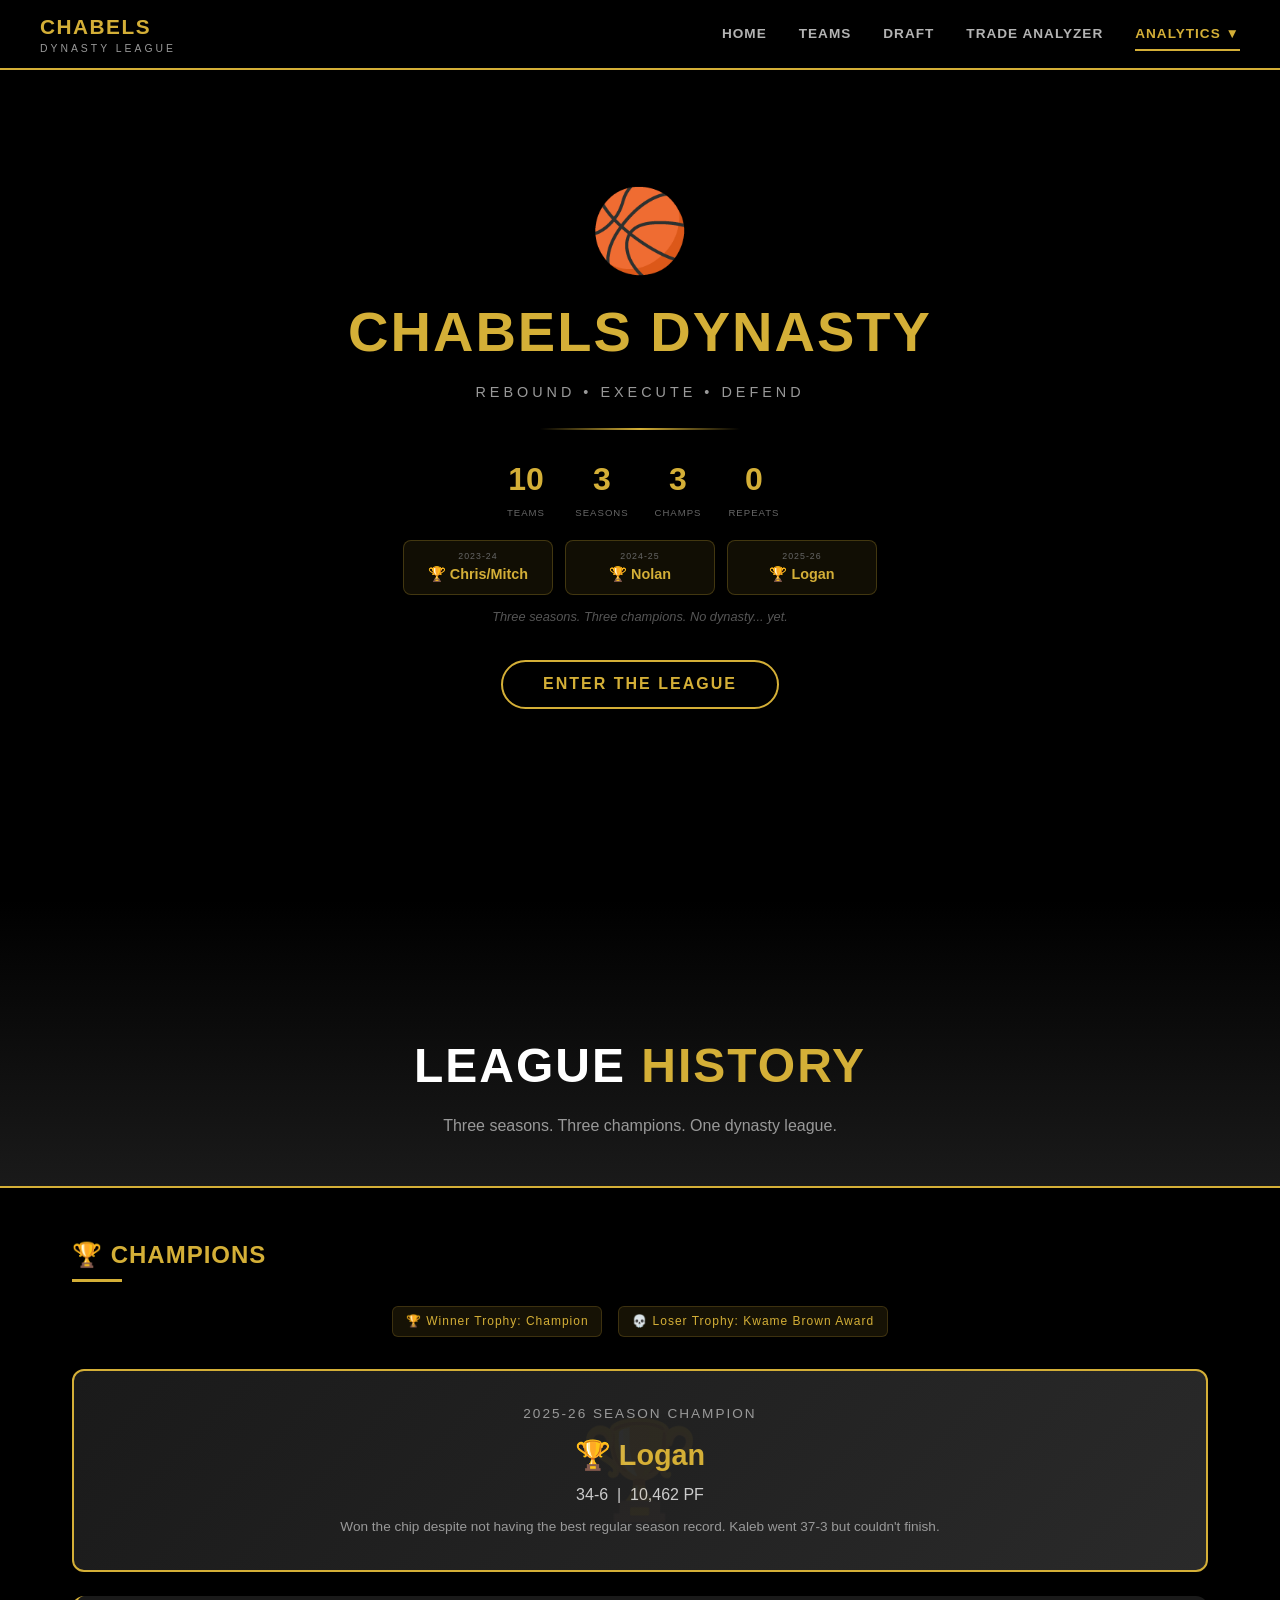
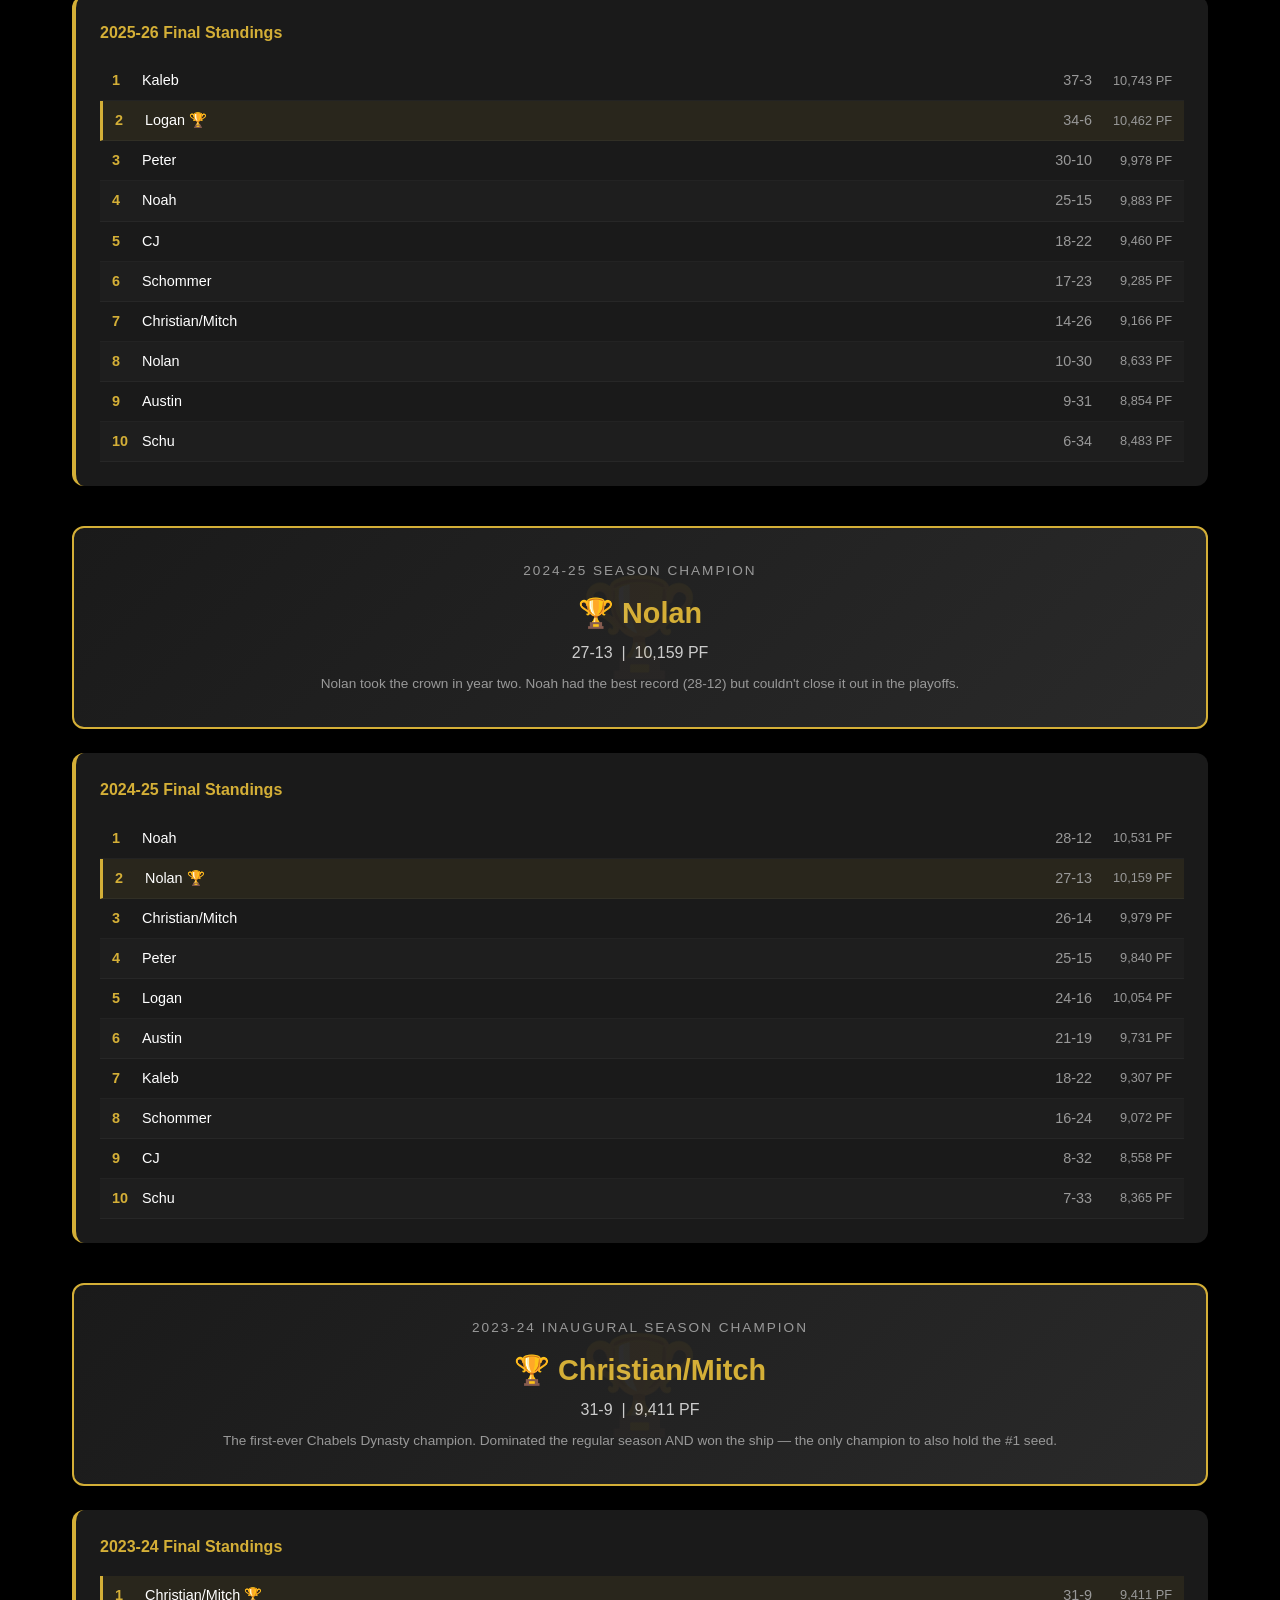
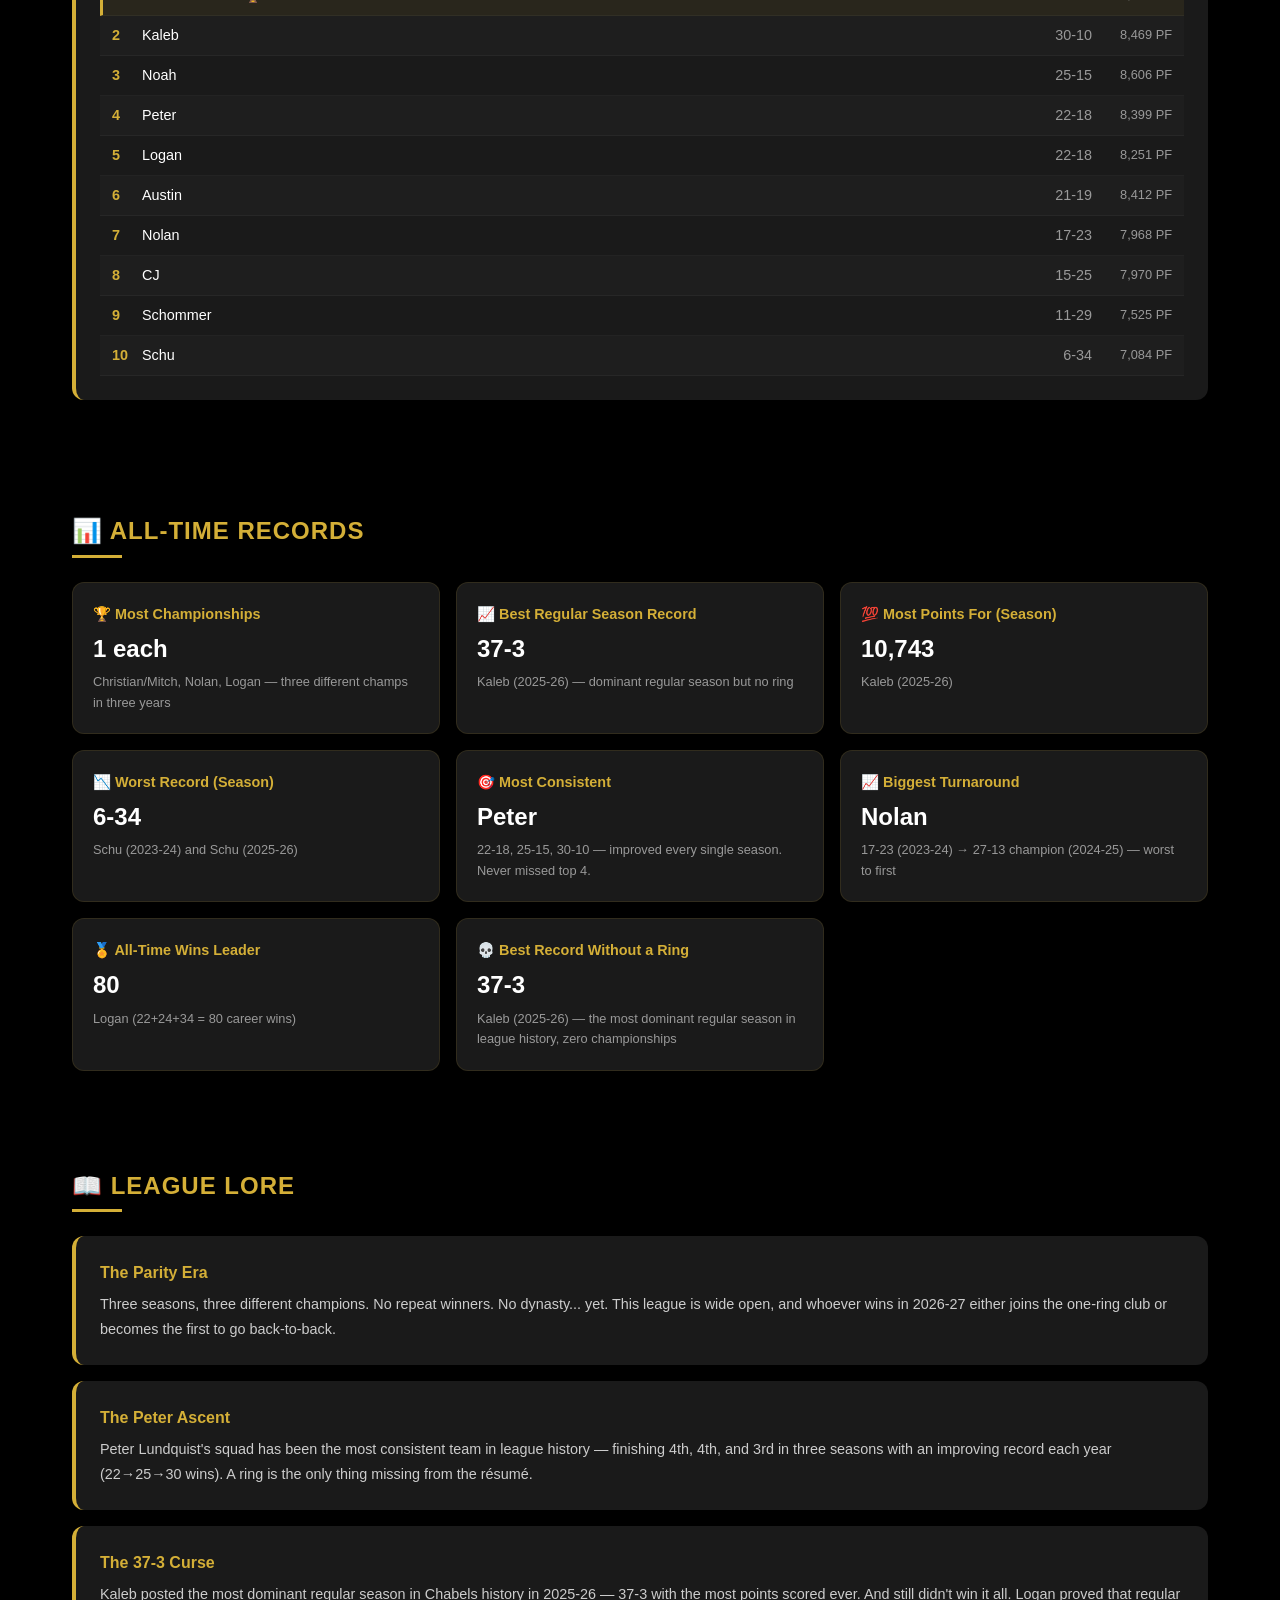
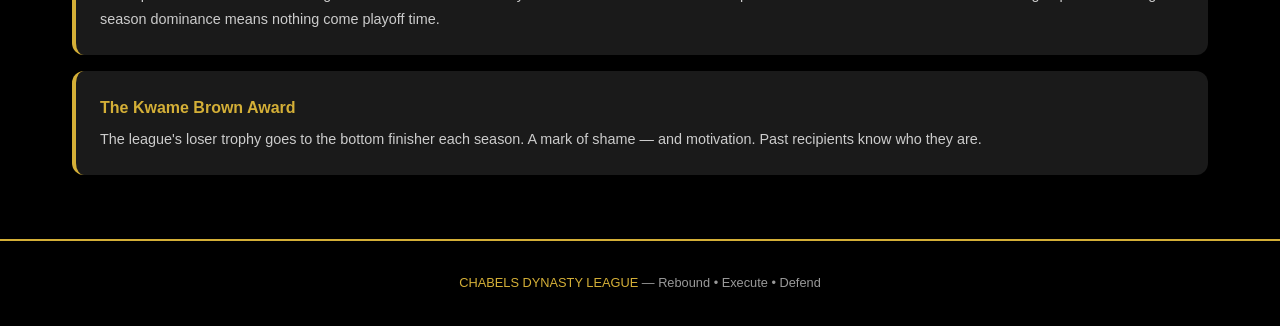
<file: history.html>
<!DOCTYPE html>
<html lang="en">
<head>
  <meta charset="UTF-8">
  <meta name="viewport" content="width=device-width, initial-scale=1.0">
  <title>History — Chabels Dynasty</title>
  <link rel="stylesheet" href="css/style.css">
  <style>
    .champ-banner {
      background: linear-gradient(135deg, var(--dark), var(--dark-mid));
      border: 2px solid var(--gold);
      border-radius: var(--radius);
      padding: 2rem;
      margin-bottom: 1.5rem;
      text-align: center;
      position: relative;
      overflow: hidden;
    }
    .champ-banner::before {
      content: '🏆';
      position: absolute;
      font-size: 6rem;
      opacity: 0.05;
      top: 50%;
      left: 50%;
      transform: translate(-50%, -50%);
    }
    .champ-banner h3 {
      font-size: 1.8rem;
      color: var(--gold);
      margin-bottom: 0.25rem;
    }
    .champ-banner .season-label {
      font-size: 0.85rem;
      color: var(--gray-text);
      letter-spacing: 2px;
      text-transform: uppercase;
      margin-bottom: 0.5rem;
    }
    .champ-banner .record {
      color: var(--text-body);
      font-size: 1rem;
    }
    .standings-mini {
      width: 100%;
      margin-top: 1rem;
    }
    .standings-mini .row {
      display: flex;
      align-items: center;
      padding: 0.5rem 0.75rem;
      border-bottom: 1px solid rgba(255,255,255,0.04);
      font-size: 0.9rem;
    }
    .standings-mini .row:nth-child(even) { background: rgba(255,255,255,0.02); }
    .standings-mini .row.champ { background: rgba(212,175,55,0.08); border-left: 3px solid var(--gold); }
    .standings-mini .pos { color: var(--gold); font-weight: 700; width: 30px; }
    .standings-mini .team-name { flex: 1; color: var(--white); }
    .standings-mini .rec { color: var(--gray-text); width: 60px; text-align: right; }
    .standings-mini .pf { color: var(--gray-text); width: 80px; text-align: right; font-size: 0.8rem; }
    .trophy-labels { margin-top: 1rem; display: flex; gap: 1rem; justify-content: center; flex-wrap: wrap; }
    .trophy-label {
      background: rgba(212,175,55,0.1);
      border: 1px solid rgba(212,175,55,0.2);
      padding: 0.3rem 0.8rem;
      border-radius: 6px;
      font-size: 0.75rem;
      color: var(--gold);
      letter-spacing: 1px;
    }
    .records-grid {
      display: grid;
      grid-template-columns: repeat(auto-fill, minmax(300px, 1fr));
      gap: 1rem;
    }
    .record-card {
      background: var(--dark);
      border: 1px solid rgba(212,175,55,0.12);
      border-radius: var(--radius);
      padding: 1.25rem;
    }
    .record-card h4 { color: var(--gold); font-size: 0.9rem; margin-bottom: 0.25rem; }
    .record-card .value { font-size: 1.5rem; font-weight: 700; color: var(--white); }
    .record-card .detail { color: var(--gray-text); font-size: 0.8rem; margin-top: 0.25rem; }
  </style>
</head>
<body>

  <!-- Navigation -->
  <nav class="nav">
  <div class="nav-inner">
    <a href="index.html" class="nav-logo">CHABELS<span class="sub">Dynasty League</span></a>
    <div class="nav-toggle"><span></span><span></span><span></span></div>
    <div class="nav-links">
      <a href="index.html">Home</a>
      <a href="teams.html">Teams</a>
      <a href="draft.html">Draft</a>
      <a href="analytics.html#analyzer">Trade Analyzer</a>
      <div class="nav-dropdown">
        <span class="nav-dropdown-toggle">Analytics &#9660;</span>
        <div class="nav-dropdown-menu">
          <a href="rankings.html">Power Rankings</a>
          <a href="trades.html">Trade History</a>
          <a href="analytics.html#contribution">Player Contribution</a>
          <a href="analytics.html#age">Roster Age</a>
          <a href="awards.html">Awards</a>
          <a href="history.html">History</a>
        </div>
      </div>
    </div>
  </div>
</nav>

  <!-- Header -->
  <section class="page-header">
    <h1>LEAGUE <span class="gold">HISTORY</span></h1>
    <p>Three seasons. Three champions. One dynasty league.</p>
  </section>

  <!-- Championship Roll -->
  <section class="section">
    <h2 class="section-title">🏆 Champions</h2>
    <div class="gold-line"></div>

    <div class="trophy-labels">
      <span class="trophy-label">🏆 Winner Trophy: Champion</span>
      <span class="trophy-label">💀 Loser Trophy: Kwame Brown Award</span>
    </div>

    <!-- 2025-26 Season -->
    <div style="margin-top: 2rem;">
      <div class="champ-banner">
        <div class="season-label">2025-26 Season Champion</div>
        <h3>🏆 Logan</h3>
        <div class="record">34-6 &nbsp;|&nbsp; 10,462 PF</div>
        <p style="color:var(--gray-text);font-size:0.85rem;margin-top:0.5rem;">Won the chip despite not having the best regular season record. Kaleb went 37-3 but couldn't finish.</p>
      </div>

      <div class="info-block">
        <h3>2025-26 Final Standings</h3>
        <div class="standings-mini">
          <div class="row"><span class="pos">1</span><span class="team-name">Kaleb</span><span class="rec">37-3</span><span class="pf">10,743 PF</span></div>
          <div class="row champ"><span class="pos">2</span><span class="team-name">Logan 🏆</span><span class="rec">34-6</span><span class="pf">10,462 PF</span></div>
          <div class="row"><span class="pos">3</span><span class="team-name">Peter</span><span class="rec">30-10</span><span class="pf">9,978 PF</span></div>
          <div class="row"><span class="pos">4</span><span class="team-name">Noah</span><span class="rec">25-15</span><span class="pf">9,883 PF</span></div>
          <div class="row"><span class="pos">5</span><span class="team-name">CJ</span><span class="rec">18-22</span><span class="pf">9,460 PF</span></div>
          <div class="row"><span class="pos">6</span><span class="team-name">Schommer</span><span class="rec">17-23</span><span class="pf">9,285 PF</span></div>
          <div class="row"><span class="pos">7</span><span class="team-name">Christian/Mitch</span><span class="rec">14-26</span><span class="pf">9,166 PF</span></div>
          <div class="row"><span class="pos">8</span><span class="team-name">Nolan</span><span class="rec">10-30</span><span class="pf">8,633 PF</span></div>
          <div class="row"><span class="pos">9</span><span class="team-name">Austin</span><span class="rec">9-31</span><span class="pf">8,854 PF</span></div>
          <div class="row"><span class="pos">10</span><span class="team-name">Schu</span><span class="rec">6-34</span><span class="pf">8,483 PF</span></div>
        </div>
      </div>
    </div>

    <!-- 2024-25 Season -->
    <div style="margin-top: 2.5rem;">
      <div class="champ-banner">
        <div class="season-label">2024-25 Season Champion</div>
        <h3>🏆 Nolan</h3>
        <div class="record">27-13 &nbsp;|&nbsp; 10,159 PF</div>
        <p style="color:var(--gray-text);font-size:0.85rem;margin-top:0.5rem;">Nolan took the crown in year two. Noah had the best record (28-12) but couldn't close it out in the playoffs.</p>
      </div>

      <div class="info-block">
        <h3>2024-25 Final Standings</h3>
        <div class="standings-mini">
          <div class="row"><span class="pos">1</span><span class="team-name">Noah</span><span class="rec">28-12</span><span class="pf">10,531 PF</span></div>
          <div class="row champ"><span class="pos">2</span><span class="team-name">Nolan 🏆</span><span class="rec">27-13</span><span class="pf">10,159 PF</span></div>
          <div class="row"><span class="pos">3</span><span class="team-name">Christian/Mitch</span><span class="rec">26-14</span><span class="pf">9,979 PF</span></div>
          <div class="row"><span class="pos">4</span><span class="team-name">Peter</span><span class="rec">25-15</span><span class="pf">9,840 PF</span></div>
          <div class="row"><span class="pos">5</span><span class="team-name">Logan</span><span class="rec">24-16</span><span class="pf">10,054 PF</span></div>
          <div class="row"><span class="pos">6</span><span class="team-name">Austin</span><span class="rec">21-19</span><span class="pf">9,731 PF</span></div>
          <div class="row"><span class="pos">7</span><span class="team-name">Kaleb</span><span class="rec">18-22</span><span class="pf">9,307 PF</span></div>
          <div class="row"><span class="pos">8</span><span class="team-name">Schommer</span><span class="rec">16-24</span><span class="pf">9,072 PF</span></div>
          <div class="row"><span class="pos">9</span><span class="team-name">CJ</span><span class="rec">8-32</span><span class="pf">8,558 PF</span></div>
          <div class="row"><span class="pos">10</span><span class="team-name">Schu</span><span class="rec">7-33</span><span class="pf">8,365 PF</span></div>
        </div>
      </div>
    </div>

    <!-- 2023-24 Season -->
    <div style="margin-top: 2.5rem;">
      <div class="champ-banner">
        <div class="season-label">2023-24 Inaugural Season Champion</div>
        <h3>🏆 Christian/Mitch</h3>
        <div class="record">31-9 &nbsp;|&nbsp; 9,411 PF</div>
        <p style="color:var(--gray-text);font-size:0.85rem;margin-top:0.5rem;">The first-ever Chabels Dynasty champion. Dominated the regular season AND won the ship — the only champion to also hold the #1 seed.</p>
      </div>

      <div class="info-block">
        <h3>2023-24 Final Standings</h3>
        <div class="standings-mini">
          <div class="row champ"><span class="pos">1</span><span class="team-name">Christian/Mitch 🏆</span><span class="rec">31-9</span><span class="pf">9,411 PF</span></div>
          <div class="row"><span class="pos">2</span><span class="team-name">Kaleb</span><span class="rec">30-10</span><span class="pf">8,469 PF</span></div>
          <div class="row"><span class="pos">3</span><span class="team-name">Noah</span><span class="rec">25-15</span><span class="pf">8,606 PF</span></div>
          <div class="row"><span class="pos">4</span><span class="team-name">Peter</span><span class="rec">22-18</span><span class="pf">8,399 PF</span></div>
          <div class="row"><span class="pos">5</span><span class="team-name">Logan</span><span class="rec">22-18</span><span class="pf">8,251 PF</span></div>
          <div class="row"><span class="pos">6</span><span class="team-name">Austin</span><span class="rec">21-19</span><span class="pf">8,412 PF</span></div>
          <div class="row"><span class="pos">7</span><span class="team-name">Nolan</span><span class="rec">17-23</span><span class="pf">7,968 PF</span></div>
          <div class="row"><span class="pos">8</span><span class="team-name">CJ</span><span class="rec">15-25</span><span class="pf">7,970 PF</span></div>
          <div class="row"><span class="pos">9</span><span class="team-name">Schommer</span><span class="rec">11-29</span><span class="pf">7,525 PF</span></div>
          <div class="row"><span class="pos">10</span><span class="team-name">Schu</span><span class="rec">6-34</span><span class="pf">7,084 PF</span></div>
        </div>
      </div>
    </div>
  </section>

  <!-- All-Time Records -->
  <section class="section">
    <h2 class="section-title">📊 All-Time Records</h2>
    <div class="gold-line"></div>

    <div class="records-grid">
      <div class="record-card">
        <h4>🏆 Most Championships</h4>
        <div class="value">1 each</div>
        <div class="detail">Christian/Mitch, Nolan, Logan — three different champs in three years</div>
      </div>
      <div class="record-card">
        <h4>📈 Best Regular Season Record</h4>
        <div class="value">37-3</div>
        <div class="detail">Kaleb (2025-26) — dominant regular season but no ring</div>
      </div>
      <div class="record-card">
        <h4>💯 Most Points For (Season)</h4>
        <div class="value">10,743</div>
        <div class="detail">Kaleb (2025-26)</div>
      </div>
      <div class="record-card">
        <h4>📉 Worst Record (Season)</h4>
        <div class="value">6-34</div>
        <div class="detail">Schu (2023-24) and Schu (2025-26)</div>
      </div>
      <div class="record-card">
        <h4>🎯 Most Consistent</h4>
        <div class="value">Peter</div>
        <div class="detail">22-18, 25-15, 30-10 — improved every single season. Never missed top 4.</div>
      </div>
      <div class="record-card">
        <h4>📈 Biggest Turnaround</h4>
        <div class="value">Nolan</div>
        <div class="detail">17-23 (2023-24) → 27-13 champion (2024-25) — worst to first</div>
      </div>
      <div class="record-card">
        <h4>🏅 All-Time Wins Leader</h4>
        <div class="value">80</div>
        <div class="detail">Logan (22+24+34 = 80 career wins)</div>
      </div>
      <div class="record-card">
        <h4>💀 Best Record Without a Ring</h4>
        <div class="value">37-3</div>
        <div class="detail">Kaleb (2025-26) — the most dominant regular season in league history, zero championships</div>
      </div>
    </div>
  </section>

  <!-- League Narratives -->
  <section class="section">
    <h2 class="section-title">📖 League Lore</h2>
    <div class="gold-line"></div>

    <div class="info-block">
      <h3>The Parity Era</h3>
      <p>Three seasons, three different champions. No repeat winners. No dynasty... yet. This league is wide open, and whoever wins in 2026-27 either joins the one-ring club or becomes the first to go back-to-back.</p>
    </div>

    <div class="info-block">
      <h3>The Peter Ascent</h3>
      <p>Peter Lundquist's squad has been the most consistent team in league history — finishing 4th, 4th, and 3rd in three seasons with an improving record each year (22→25→30 wins). A ring is the only thing missing from the résumé.</p>
    </div>

    <div class="info-block">
      <h3>The 37-3 Curse</h3>
      <p>Kaleb posted the most dominant regular season in Chabels history in 2025-26 — 37-3 with the most points scored ever. And still didn't win it all. Logan proved that regular season dominance means nothing come playoff time.</p>
    </div>

    <div class="info-block">
      <h3>The Kwame Brown Award</h3>
      <p>The league's loser trophy goes to the bottom finisher each season. A mark of shame — and motivation. Past recipients know who they are.</p>
    </div>
  </section>

  <!-- Footer -->
  <footer class="footer">
    <p><span class="gold">CHABELS DYNASTY LEAGUE</span> &mdash; Rebound &bull; Execute &bull; Defend</p>
  </footer>

<script src="js/gate.js?v=1777342529"></script>
<script src="js/sleeper.js"></script>
</body>
</html>
</file>
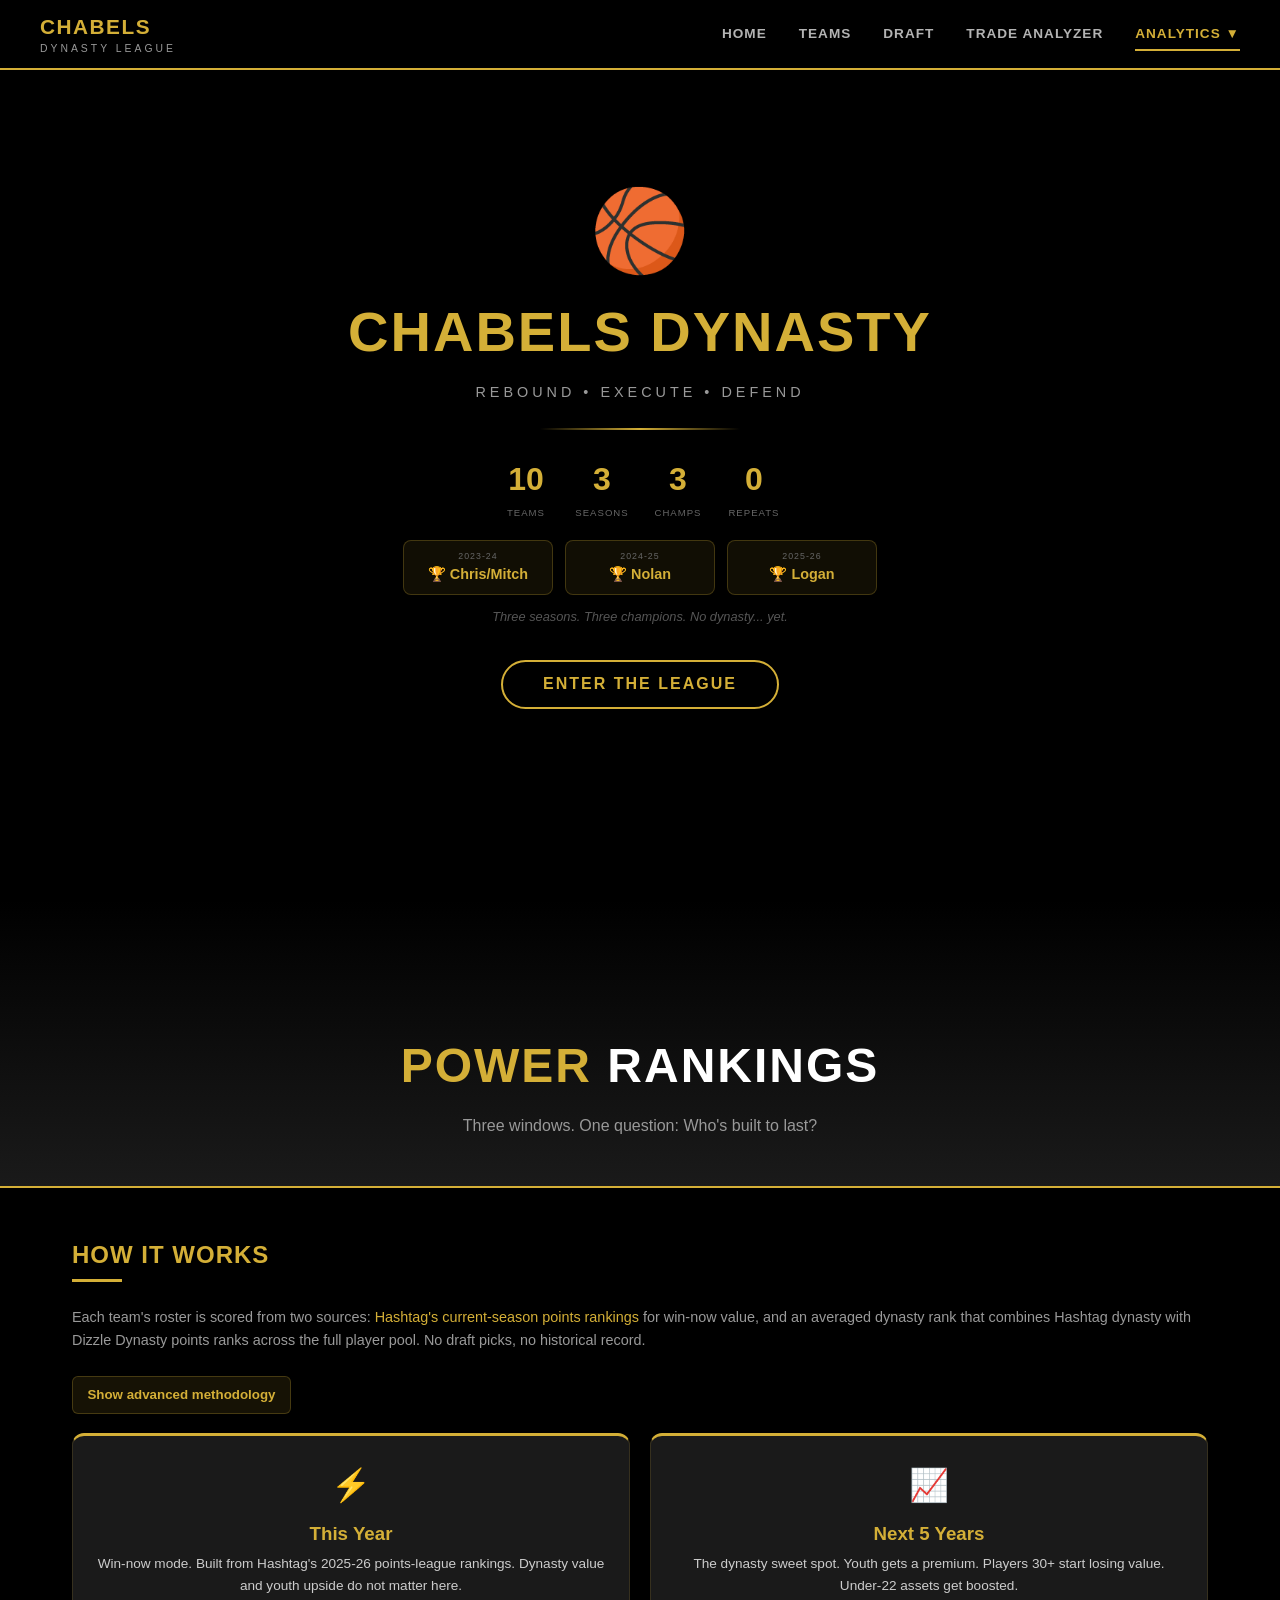
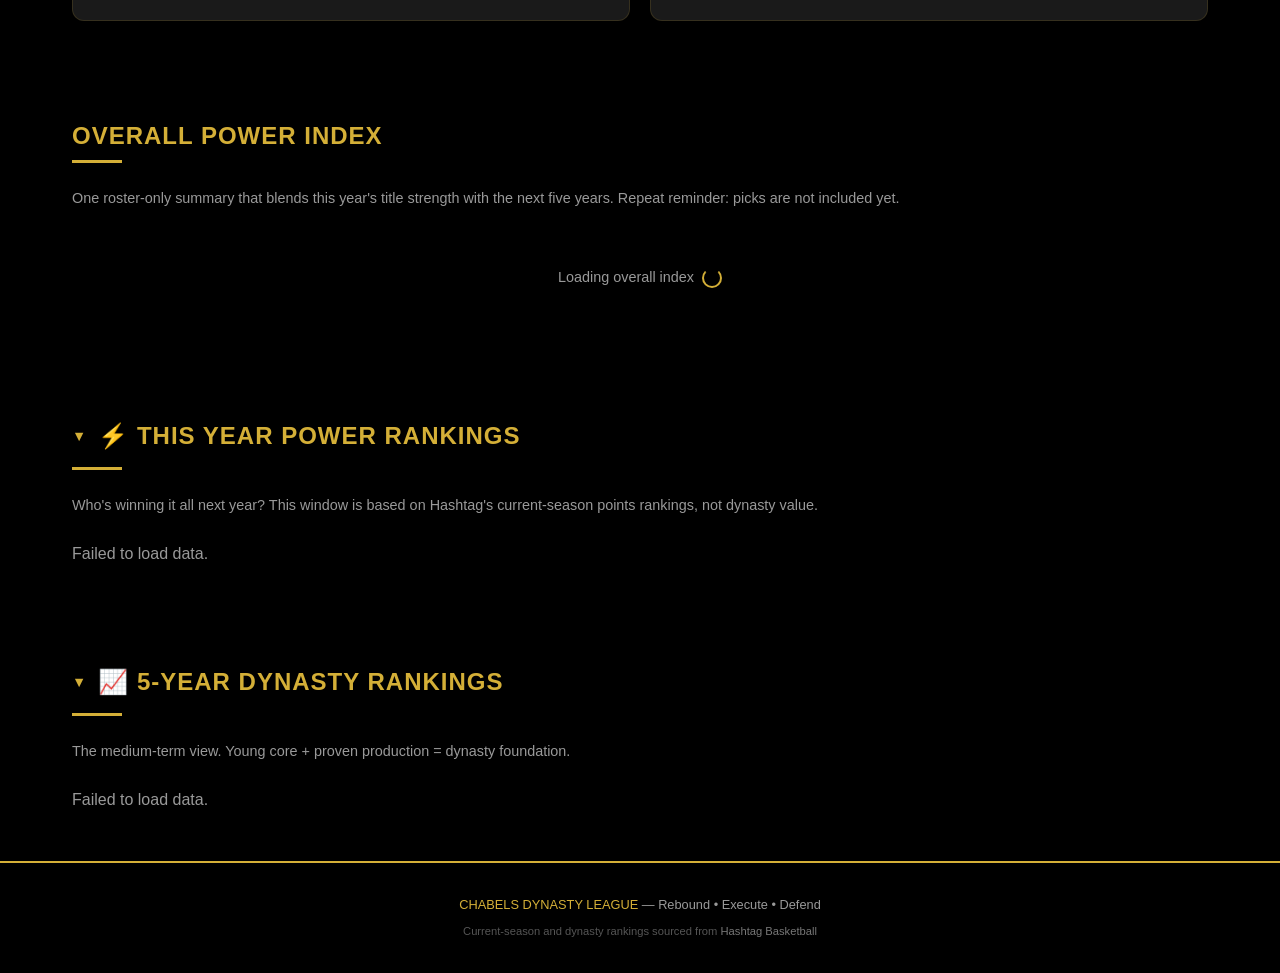
<file: rankings.html>
<!DOCTYPE html>
<html lang="en">
<head>
  <meta charset="UTF-8">
  <meta name="viewport" content="width=device-width, initial-scale=1.0">
  <title>Power Rankings — Chabels Dynasty</title>
  <link rel="stylesheet" href="css/style.css?v=20260729-dizzle-points">
</head>
<body>

  <!-- Navigation -->
  <nav class="nav">
  <div class="nav-inner">
    <a href="index.html" class="nav-logo">CHABELS<span class="sub">Dynasty League</span></a>
    <div class="nav-toggle"><span></span><span></span><span></span></div>
    <div class="nav-links">
      <a href="index.html">Home</a>
      <a href="teams.html">Teams</a>
      <a href="draft.html">Draft</a>
      <a href="analytics.html#analyzer">Trade Analyzer</a>
      <div class="nav-dropdown">
        <span class="nav-dropdown-toggle">Analytics &#9660;</span>
        <div class="nav-dropdown-menu">
          <a href="rankings.html">Power Rankings</a>
          <a href="trades.html">Trade History</a>
          <a href="analytics.html#contribution">Player Contribution</a>
          <a href="analytics.html#age">Roster Age</a>
          <a href="awards.html">Awards</a>
          <a href="history.html">History</a>
        </div>
      </div>
    </div>
  </div>
</nav>

  <!-- Header -->
  <section class="page-header">
    <h1><span class="gold">POWER</span> RANKINGS</h1>
    <p>Three windows. One question: Who's built to last?</p>
  </section>

  <!-- Methodology -->
  <section class="section">
    <h2 class="section-title">How It Works</h2>
    <div class="gold-line"></div>
    <p class="section-sub">Each team's roster is scored from two sources: <a href="https://hashtagbasketball.com/fantasy-basketball-points-league-rankings" style="color:var(--gold);" target="_blank">Hashtag's current-season points rankings</a> for win-now value, and an averaged dynasty rank that combines Hashtag dynasty with Dizzle Dynasty points ranks across the full player pool. No draft picks, no historical record.</p>
    <button class="method-toggle" type="button" onclick="var d=document.getElementById('method-detail');d.style.display=d.style.display==='none'?'grid':'none';this.textContent=d.style.display==='none'?'Show advanced methodology':'Hide advanced methodology';">Show advanced methodology</button>
    <div id="method-detail" class="method-detail" style="display:none;">
      <div><span>Overall Index</span><strong>45% This Year / 55% 5-Year</strong><p>One summary score that balances the current title race with the medium-term dynasty runway.</p></div>
      <div><span>Window Scores</span><strong>This Year: current-season rank / 5-Year: dynasty youth weighted</strong><p>The current-year score uses Hashtag's points-league rank order for this season only. The 5-year score uses dynasty value, with older win-now pieces heavily reduced.</p></div>
      <div><span>Ranking Sources</span><strong>Season rank + full-player dynasty average</strong><p>Win-now value comes from Hashtag's 2025-26 points rank order, not projected points per game. Long-term dynasty rank averages Hashtag and Dizzle when a player appears on both lists.</p></div>
      <div><span>Card Signals</span><strong>Top-3 Star Power / Depth / Young Stars / Win-Now / Risk</strong><p>Star Power and Depth follow the selected window. Young Stars are dynasty-based. Win-Now Value is current-season rank value.</p></div>
    </div>

    <div class="card-grid" style="grid-template-columns: repeat(2, 1fr);">
      <div class="card" style="text-align:center; border-top: 3px solid var(--gold);">
        <div style="font-size:2rem;margin-bottom:0.5rem;">⚡</div>
        <h3 style="color:var(--gold);margin-bottom:0.25rem;">This Year</h3>
        <p style="color:var(--text-body);font-size:0.85rem;">Win-now mode. Built from Hashtag's 2025-26 points-league rankings. Dynasty value and youth upside do not matter here.</p>
      </div>
      <div class="card" style="text-align:center; border-top: 3px solid var(--gold);">
        <div style="font-size:2rem;margin-bottom:0.5rem;">📈</div>
        <h3 style="color:var(--gold);margin-bottom:0.25rem;">Next 5 Years</h3>
        <p style="color:var(--text-body);font-size:0.85rem;">The dynasty sweet spot. Youth gets a premium. Players 30+ start losing value. Under-22 assets get boosted.</p>
      </div>
    </div>
  </section>

  <!-- Overall Index -->
  <section class="section">
    <h2 class="section-title">Overall Power Index</h2>
    <div class="gold-line"></div>
    <p class="section-sub">One roster-only summary that blends this year's title strength with the next five years. Repeat reminder: picks are not included yet.</p>
    <div id="overall-index"><div class="loading">Loading overall index</div></div>
  </section>

  <!-- This Year Rankings -->
  <section class="section">
    <div style="cursor:pointer;display:flex;align-items:center;gap:0.75rem;" onclick="var c=document.getElementById('sec-1yr');var ic=this.querySelector('.sec-icon');if(c.style.display==='none'){c.style.display='block';ic.textContent='\u25BC';}else{c.style.display='none';ic.textContent='\u25B6';}">
      <span class="sec-icon" style="color:var(--gold);font-size:0.9rem;">&#9660;</span>
      <h2 class="section-title" style="margin-bottom:0;">&#9889; This Year Power Rankings</h2>
    </div>
    <div id="sec-1yr">
      <div class="gold-line" style="margin-top:0.75rem;"></div>
      <p class="section-sub">Who's winning it all next year? This window is based on Hashtag's current-season points rankings, not dynasty value.</p>
      <div id="rankings-1yr"><div class="loading">Loading rankings</div></div>
    </div>
  </section>

  <!-- 5-Year Rankings -->
  <section class="section">
    <div style="cursor:pointer;display:flex;align-items:center;gap:0.75rem;" onclick="var c=document.getElementById('sec-5yr');var ic=this.querySelector('.sec-icon');if(c.style.display==='none'){c.style.display='block';ic.textContent='\u25BC';}else{c.style.display='none';ic.textContent='\u25B6';}">
      <span class="sec-icon" style="color:var(--gold);font-size:0.9rem;">&#9660;</span>
      <h2 class="section-title" style="margin-bottom:0;">&#128200; 5-Year Dynasty Rankings</h2>
    </div>
    <div id="sec-5yr">
      <div class="gold-line" style="margin-top:0.75rem;"></div>
      <p class="section-sub">The medium-term view. Young core + proven production = dynasty foundation.</p>
      <div id="rankings-5yr"><div class="loading">Loading rankings</div></div>
    </div>
  </section>

  <!-- Footer -->
  <footer class="footer">
    <p><span class="gold">CHABELS DYNASTY LEAGUE</span> &mdash; Rebound &bull; Execute &bull; Defend</p>
    <p style="margin-top:0.5rem;font-size:0.7rem;color:#555;">Current-season and dynasty rankings sourced from <a href="https://hashtagbasketball.com/fantasy-basketball-points-league-rankings" style="color:#777;" target="_blank">Hashtag Basketball</a></p>
  </footer>

<script src="js/gate.js?v=1777342529"></script>
<script src="js/sleeper.js"></script>
  <script src="js/dynasty-rankings.js?v=20260729-season-rank-no-ppg"></script>
  <script>renderThreeTierRankings();</script>
</body>
</html>
</file>
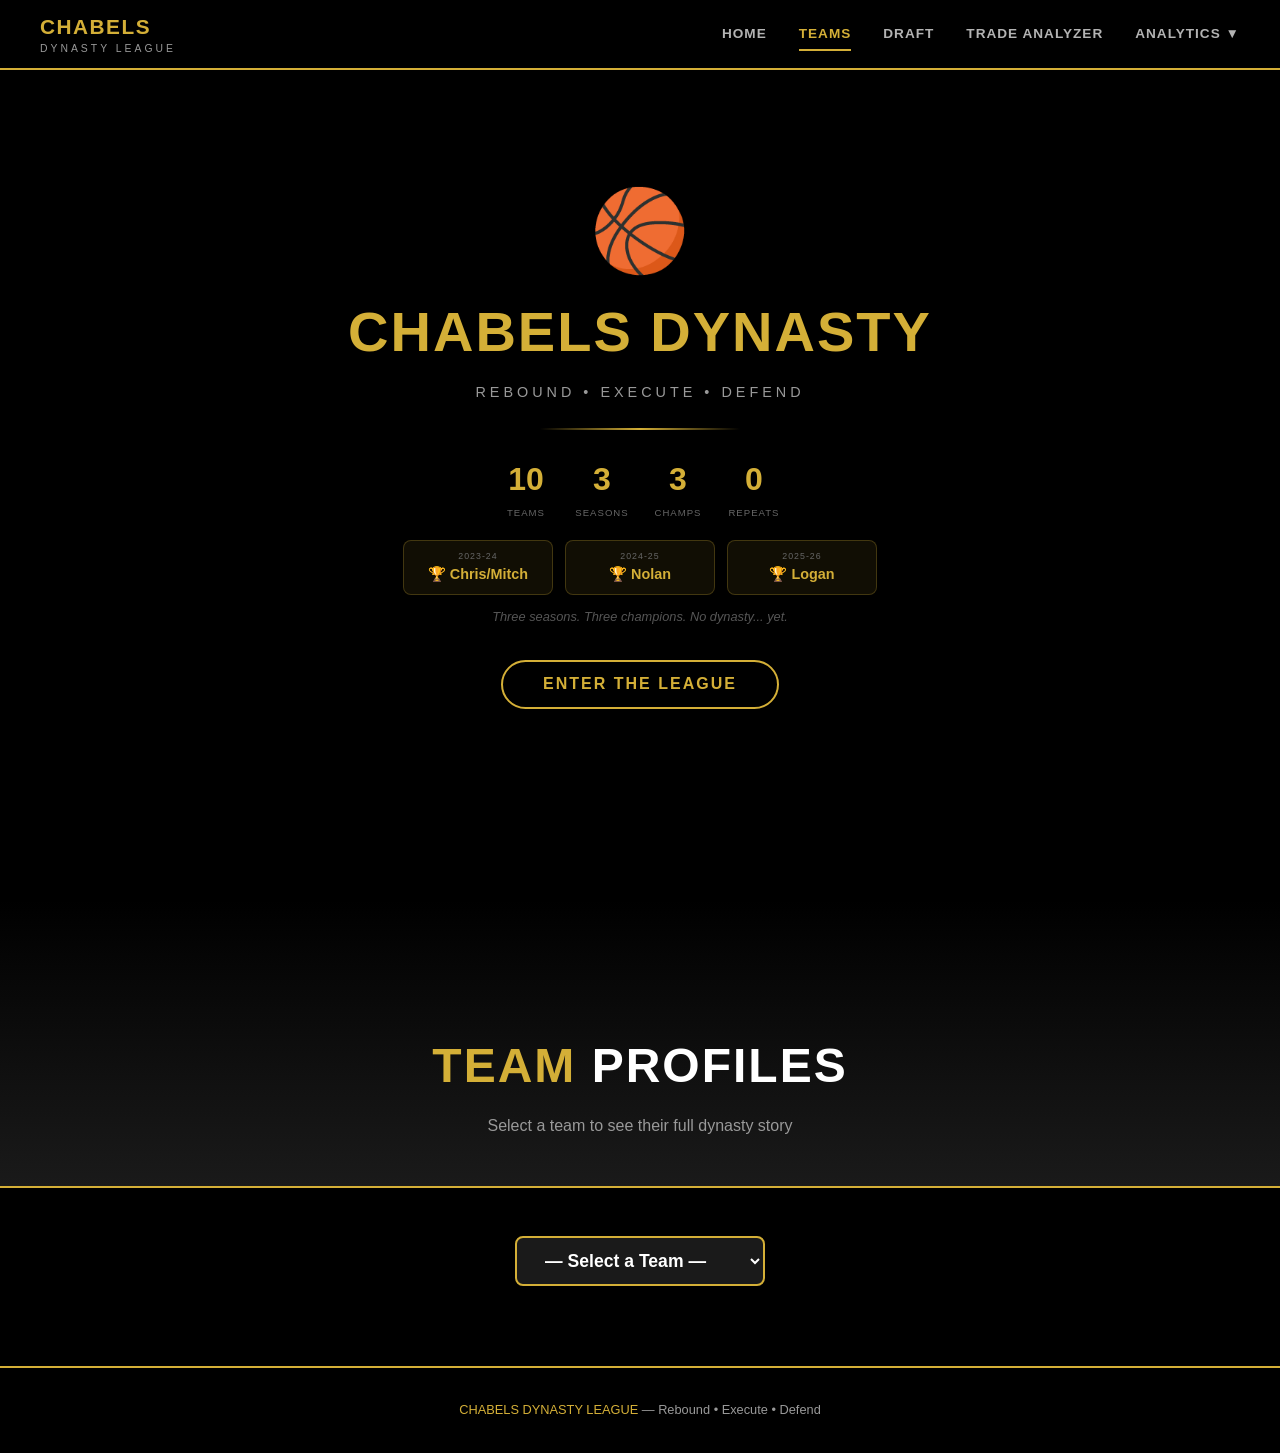
<file: teams.html>
<!DOCTYPE html>
<html lang="en">
<head>
  <meta charset="UTF-8">
  <meta name="viewport" content="width=device-width, initial-scale=1.0">
  <title>Teams — Chabels Dynasty</title>
  <link rel="stylesheet" href="css/style.css">
</head>
<body>
  <nav class="nav">
  <div class="nav-inner">
    <a href="index.html" class="nav-logo">CHABELS<span class="sub">Dynasty League</span></a>
    <div class="nav-toggle"><span></span><span></span><span></span></div>
    <div class="nav-links">
      <a href="index.html">Home</a>
      <a href="teams.html">Teams</a>
      <a href="draft.html">Draft</a>
      <a href="analytics.html#analyzer">Trade Analyzer</a>
      <div class="nav-dropdown">
        <span class="nav-dropdown-toggle">Analytics &#9660;</span>
        <div class="nav-dropdown-menu">
          <a href="rankings.html">Power Rankings</a>
          <a href="trades.html">Trade History</a>
          <a href="analytics.html#contribution">Player Contribution</a>
          <a href="analytics.html#age">Roster Age</a>
          <a href="awards.html">Awards</a>
          <a href="history.html">History</a>
        </div>
      </div>
    </div>
  </div>
</nav>

  <section class="page-header">
    <h1><span class="gold">TEAM</span> PROFILES</h1>
    <p>Select a team to see their full dynasty story</p>
  </section>

  <section class="section">
    <div style="text-align:center;margin-bottom:2rem;">
      <select id="team-select" onchange="showTeam(this.value)" style="background:var(--dark);color:var(--white);border:2px solid var(--gold);padding:0.75rem 1.5rem;border-radius:8px;font-size:1.1rem;font-weight:600;min-width:250px;cursor:pointer;">
        <option value="">— Select a Team —</option>
        <option value="Peter">Peter</option>
        <option value="CJ">CJ</option>
        <option value="Schommer">Schommer</option>
        <option value="Schu">Schu</option>
        <option value="Noah">Noah</option>
        <option value="Nolan">Nolan</option>
        <option value="Logan">Logan</option>
        <option value="Kaleb">Kaleb</option>
        <option value="Christian/Mitch">Christian/Mitch</option>
        <option value="Austin">Austin</option>
      </select>
    </div>

    <div id="team-profile" style="display:none;">
      <!-- Header -->
      <div style="text-align:center;margin-bottom:2rem;">
        <h2 id="tp-name" style="font-size:2rem;color:var(--gold);margin-bottom:0.25rem;"></h2>
        <p id="tp-career" style="color:var(--gray-text);font-size:1rem;"></p>
        <p id="tp-chip" style="color:var(--gold);font-size:1.1rem;font-weight:700;margin-top:0.25rem;"></p>
      </div>

      <!-- Article -->
      <div style="background:var(--dark);border-radius:12px;padding:1.5rem 2rem;margin-bottom:2rem;border-left:4px solid var(--gold);border:1px solid rgba(212,175,55,0.15);">
        <h3 style="color:var(--gold);font-size:0.85rem;letter-spacing:2px;text-transform:uppercase;margin-bottom:0.75rem;">📋 The Dynasty Story</h3>
        <p id="tp-article" style="color:#cccccc;font-size:1rem;line-height:1.75;"></p>
      </div>

      <!-- Banners -->
      <div style="margin-bottom:2rem;">
        <h3 style="color:var(--gold);font-size:1.1rem;letter-spacing:1px;text-transform:uppercase;margin-bottom:1rem;">🏟️ Arena Banners</h3>
        <div id="tp-banners" style="display:grid;grid-template-columns:repeat(auto-fill,minmax(200px,1fr));gap:0.75rem;"></div>
      </div>

      <!-- Rival -->
      <div class="info-block" style="margin-bottom:1.5rem;">
        <h3>🔥 Biggest Rival</h3>
        <p id="tp-rival" style="font-size:1.1rem;"></p>
      </div>

      <!-- Season History -->
      <div style="background:var(--dark);border-radius:12px;padding:1.5rem;margin-bottom:1.5rem;border:1px solid rgba(212,175,55,0.12);">
        <h3 style="color:var(--gold);margin-bottom:1rem;">📊 Season-by-Season</h3>
        <div id="tp-seasons"></div>
      </div>

      <!-- Head-to-Head -->
      <div style="background:var(--dark);border-radius:12px;padding:1.5rem;margin-bottom:1.5rem;border:1px solid rgba(212,175,55,0.12);">
        <h3 style="color:var(--gold);margin-bottom:1rem;">⚔️ Head-to-Head Records</h3>
        <div id="tp-h2h"></div>
      </div>

      <!-- Quick Stats -->
      <div style="display:grid;grid-template-columns:repeat(auto-fill,minmax(200px,1fr));gap:1rem;margin-bottom:1.5rem;">
        <div class="card" style="text-align:center;">
          <div style="color:var(--gray-text);font-size:0.75rem;text-transform:uppercase;letter-spacing:1px;">Career Trades</div>
          <div id="tp-trades" style="color:var(--gold);font-size:2rem;font-weight:700;"></div>
        </div>
        <div class="card" style="text-align:center;">
          <div style="color:var(--gray-text);font-size:0.75rem;text-transform:uppercase;letter-spacing:1px;">Best Single Week</div>
          <div id="tp-bestweek" style="color:var(--gold);font-size:2rem;font-weight:700;"></div>
          <div id="tp-bestweek-info" style="color:var(--gray-text);font-size:0.8rem;"></div>
        </div>
        <div class="card" style="text-align:center;">
          <div style="color:var(--gray-text);font-size:0.75rem;text-transform:uppercase;letter-spacing:1px;">Career Points For</div>
          <div id="tp-pf" style="color:var(--gold);font-size:2rem;font-weight:700;"></div>
        </div>
      </div>
    </div>
  </section>

  <footer class="footer">
    <p><span class="gold">CHABELS DYNASTY LEAGUE</span> &mdash; Rebound &bull; Execute &bull; Defend</p>
  </footer>

<script src="js/gate.js?v=1777342529"></script>
<script src="js/sleeper.js"></script>
  <script src="js/teams-data.js"></script>
  <script>
  function showTeam(name) {
    const profile = document.getElementById('team-profile');
    if (!name || !TEAM_DATA[name]) { profile.style.display = 'none'; return; }
    const t = TEAM_DATA[name];
    profile.style.display = 'block';
    document.getElementById('tp-name').textContent = name;
    document.getElementById('tp-career').textContent = t.career_w + '-' + t.career_l + ' career (' + t.career_wp + '%) | ' + t.career_pf + ' PF';
    document.getElementById('tp-chip').innerHTML = t.chip ? '🏆 Champion — ' + t.chip : '';
    document.getElementById('tp-banners').innerHTML = t.banners_html;
    document.getElementById('tp-rival').innerHTML = '<strong style="color:var(--white);font-size:1.2rem;">' + t.rival + '</strong> — All-time: <strong style="color:var(--gold);">' + t.rival_rec + '</strong>';
    document.getElementById('tp-seasons').innerHTML = t.seasons_html;
    document.getElementById('tp-h2h').innerHTML = t.h2h_html;
    document.getElementById('tp-trades').textContent = t.trades;
    document.getElementById('tp-bestweek').textContent = t.best_week_score;
    document.getElementById('tp-bestweek-info').textContent = t.best_week_info;
    document.getElementById('tp-pf').textContent = t.career_pf;
    document.getElementById('tp-article').textContent = t.article || '';
    window.scrollTo({ top: profile.offsetTop - 80, behavior: 'smooth' });
  }
  </script>
</body></html>
</file>
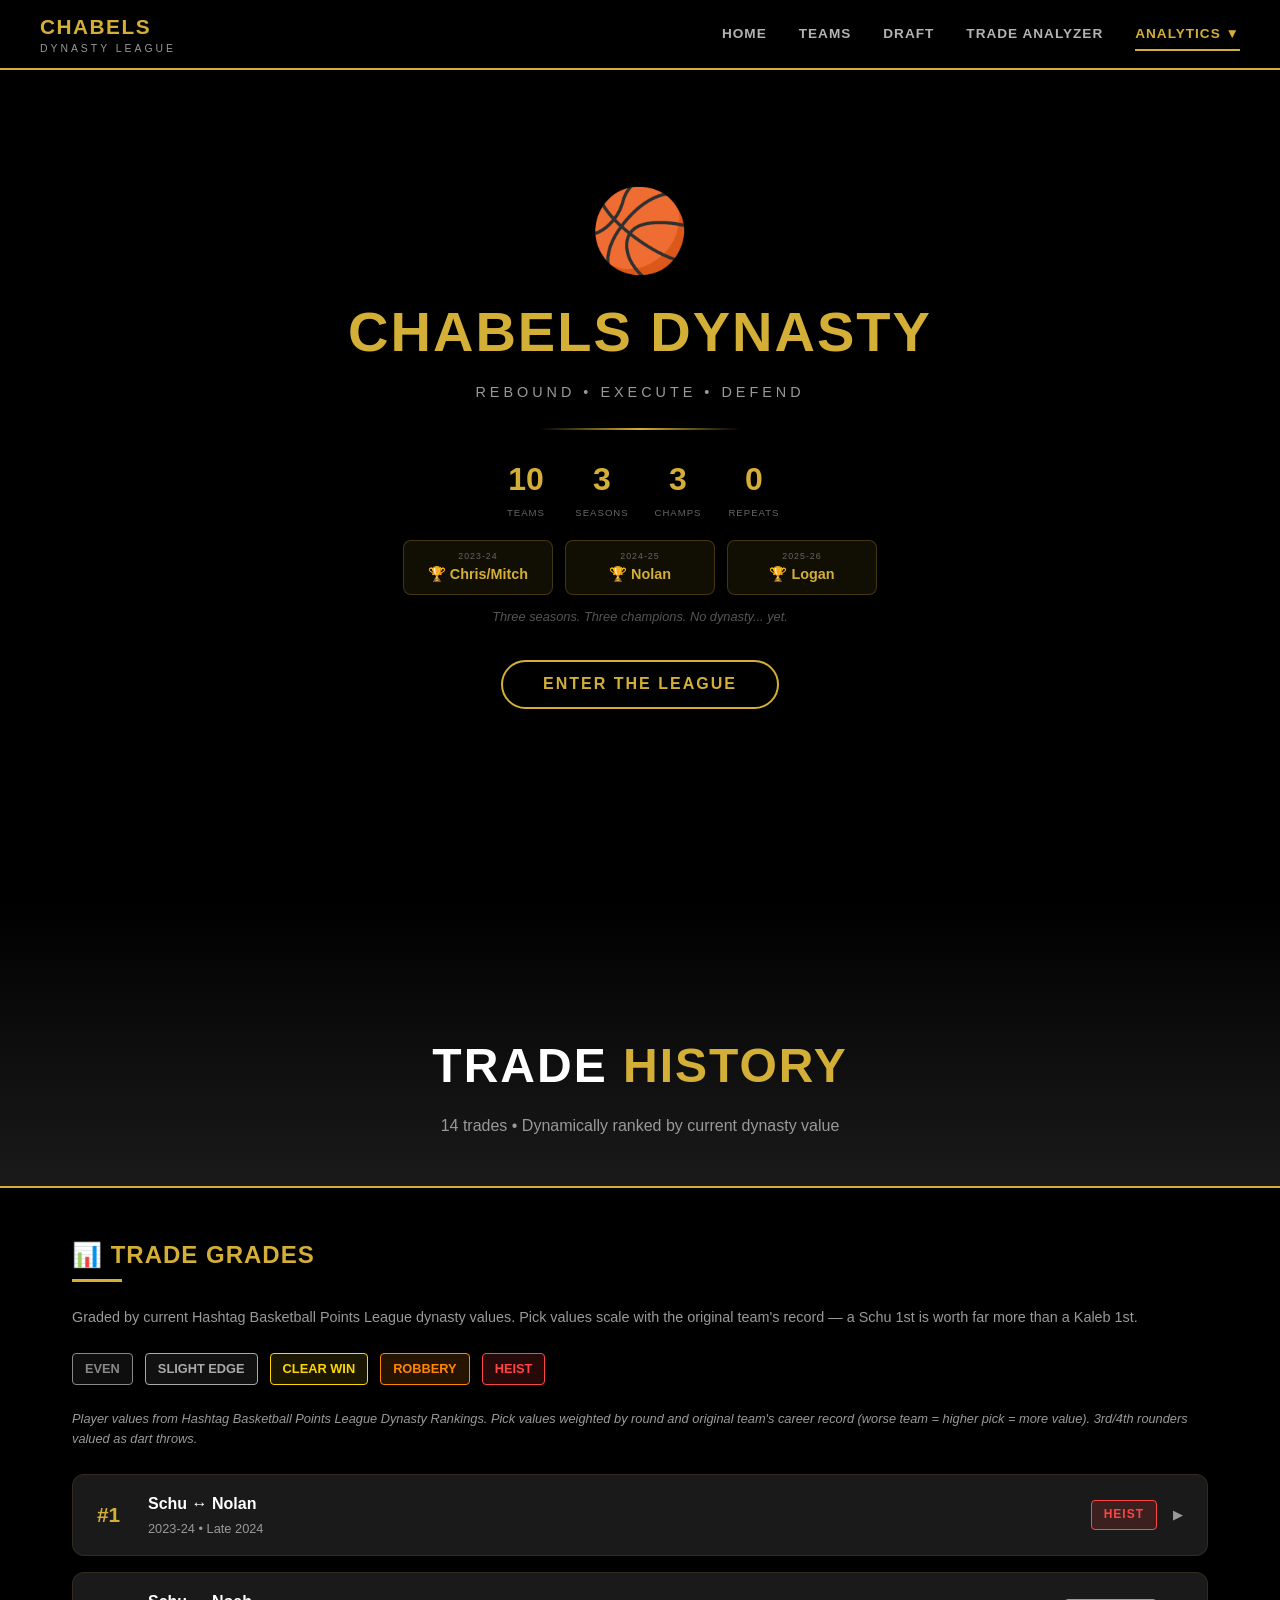
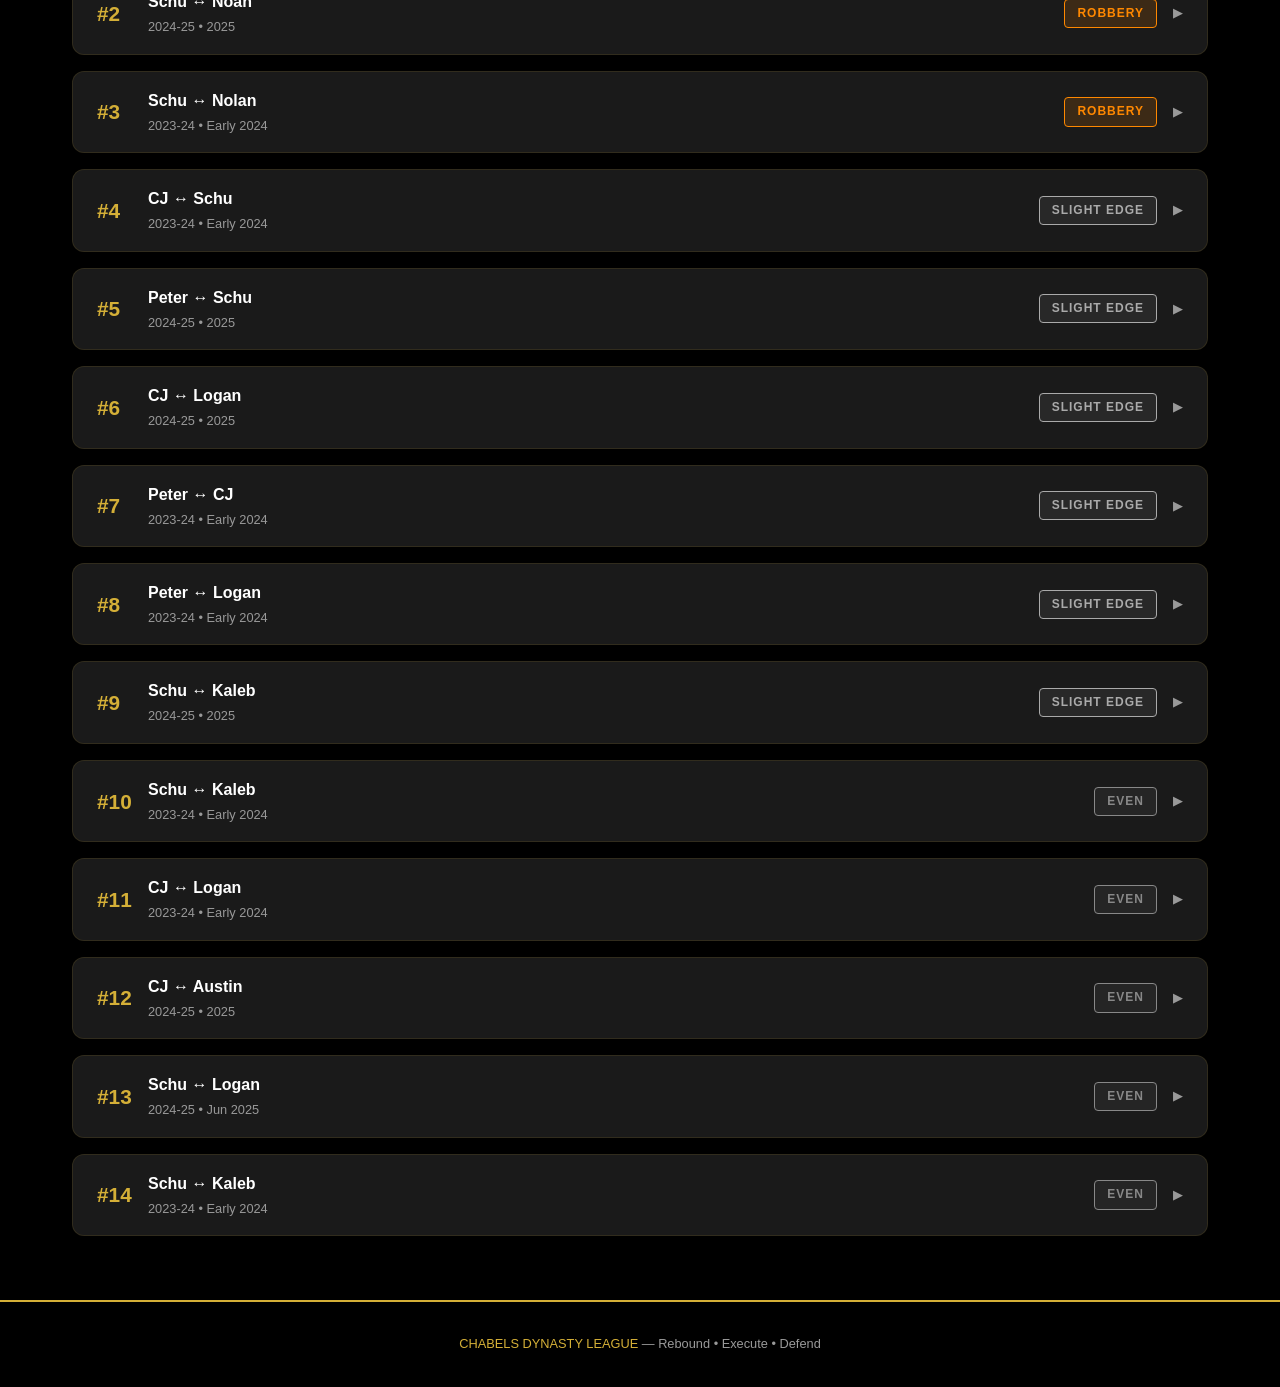
<file: trades.html>
<!DOCTYPE html><html lang="en"><head><meta charset="UTF-8"><meta name="viewport" content="width=device-width,initial-scale=1.0">
<title>Trades — Chabels Dynasty</title><link rel="stylesheet" href="css/style.css"></head><body>
<nav class="nav">
  <div class="nav-inner">
    <a href="index.html" class="nav-logo">CHABELS<span class="sub">Dynasty League</span></a>
    <div class="nav-toggle"><span></span><span></span><span></span></div>
    <div class="nav-links">
      <a href="index.html">Home</a>
      <a href="teams.html">Teams</a>
      <a href="draft.html">Draft</a>
      <a href="analytics.html#analyzer">Trade Analyzer</a>
      <div class="nav-dropdown">
        <span class="nav-dropdown-toggle">Analytics &#9660;</span>
        <div class="nav-dropdown-menu">
          <a href="rankings.html">Power Rankings</a>
          <a href="trades.html">Trade History</a>
          <a href="analytics.html#contribution">Player Contribution</a>
          <a href="analytics.html#age">Roster Age</a>
          <a href="awards.html">Awards</a>
          <a href="history.html">History</a>
        </div>
      </div>
    </div>
  </div>
</nav>
<section class="page-header"><h1>TRADE <span class="gold">HISTORY</span></h1>
<p>14 trades &bull; Dynamically ranked by current dynasty value</p></section>
<section class="section"><h2 class="section-title">📊 Trade Grades</h2><div class="gold-line"></div>
<p class="section-sub">Graded by current Hashtag Basketball Points League dynasty values. Pick values scale with the original team's record — a Schu 1st is worth far more than a Kaleb 1st.</p>
<div id="trades-container"><div class="loading">Loading trade valuations</div></div>
</section>
<footer class="footer">
<p><span class="gold">CHABELS DYNASTY LEAGUE</span> &mdash; Rebound &bull; Execute &bull; Defend</p>
</footer>
<script src="js/gate.js?v=1777342529"></script>
<script src="js/sleeper.js"></script>
<script src="js/dynasty-rankings.js"></script>
<script src="js/trades-data.js"></script>
<script src="js/trades-engine.js"></script>
<script>
document.querySelector('.nav-toggle')?.addEventListener('click',()=>document.querySelector('.nav-links').classList.toggle('open'));
renderDynamicTrades('trades-container');
</script>
</body></html>
</file>
<file: css/style.css>
/* ============================================
   CHABELS DYNASTY LEAGUE — Style Sheet
   "Rebound • Execute • Defend"
   ============================================ */

/* ---------- Variables ---------- */
:root {
  --black: #000000;
  --black-soft: #0a0a0a;
  --dark: #1a1a1a;
  --dark-mid: #2a2a2a;
  --dark-light: #333333;
  --gold: #d4af37;
  --gold-bright: #ffd700;
  --gold-light: #f0d060;
  --white: #ffffff;
  --gray-light: #f5f5f5;
  --gray-mid: #e8e8e8;
  --gray-text: #999999;
  --text-body: #cccccc;
  --red: #ff4444;
  --green: #44cc44;
  --shadow: 0 4px 20px rgba(0,0,0,0.3);
  --shadow-lg: 0 8px 40px rgba(0,0,0,0.5);
  --radius: 12px;
  --transition: all 0.3s ease;
}

/* ---------- Reset ---------- */
*, *::before, *::after { box-sizing: border-box; margin: 0; padding: 0; }
html { scroll-behavior: smooth; }

body {
  font-family: 'Helvetica Neue', -apple-system, BlinkMacSystemFont, 'Segoe UI', sans-serif;
  background: var(--black);
  color: var(--white);
  line-height: 1.6;
  -webkit-font-smoothing: antialiased;
}

a { text-decoration: none; color: inherit; }
ul { list-style: none; }
img { max-width: 100%; display: block; }

/* ---------- Navigation ---------- */
.nav {
  position: fixed;
  top: 0; left: 0; right: 0;
  z-index: 1000;
  background: var(--black);
  border-bottom: 2px solid var(--gold);
  padding: 0 2rem;
}

.nav-inner {
  max-width: 1200px;
  margin: 0 auto;
  display: flex;
  align-items: center;
  justify-content: space-between;
  height: 68px;
}

.nav-logo {
  font-size: 1.3rem;
  font-weight: 700;
  color: var(--gold);
  letter-spacing: 1.5px;
  text-transform: uppercase;
}

.nav-logo .sub {
  font-size: 0.65rem;
  display: block;
  color: var(--gray-text);
  letter-spacing: 3px;
  font-weight: 400;
  margin-top: -2px;
}

.nav-links {
  display: flex;
  gap: 2rem;
  align-items: center;
}

.nav-links a {
  color: rgba(255,255,255,0.7);
  font-size: 0.85rem;
  font-weight: 600;
  letter-spacing: 1px;
  text-transform: uppercase;
  transition: var(--transition);
  padding: 0.25rem 0;
  position: relative;
}

.nav-links a::after {
  content: '';
  position: absolute;
  bottom: -2px; left: 0;
  width: 0; height: 2px;
  background: var(--gold);
  transition: var(--transition);
}

.nav-links a:hover, .nav-links a.active {
  color: var(--gold);
}

.nav-links a:hover::after, .nav-links a.active::after {
  width: 100%;
}

.nav-toggle {
  display: none;
  flex-direction: column;
  gap: 5px;
  cursor: pointer;
}

.nav-toggle span {
  width: 26px; height: 2px;
  background: var(--white);
  transition: var(--transition);
}

/* ---------- Dropdown Menu ---------- */
.nav-dropdown {
  position: relative;
  display: flex;
  align-items: center;
}

.nav-dropdown-toggle {
  color: rgba(255,255,255,0.7);
  font-size: 0.85rem;
  font-weight: 600;
  letter-spacing: 1px;
  text-transform: uppercase;
  cursor: pointer;
  padding: 0.25rem 0;
  position: relative;
  transition: var(--transition);
  user-select: none;
  white-space: nowrap;
}

.nav-dropdown-toggle::after {
  content: '';
  position: absolute;
  bottom: -2px; left: 0;
  width: 0; height: 2px;
  background: var(--gold);
  transition: var(--transition);
}

.nav-dropdown:hover .nav-dropdown-toggle,
.nav-dropdown.open .nav-dropdown-toggle,
.nav-dropdown-toggle.active {
  color: var(--gold);
}

.nav-dropdown:hover .nav-dropdown-toggle::after,
.nav-dropdown.open .nav-dropdown-toggle::after,
.nav-dropdown-toggle.active::after {
  width: 100%;
}

.nav-dropdown-menu {
  display: none;
  position: absolute;
  top: calc(100% + 10px);
  right: 0;
  background: var(--black);
  border: 1px solid var(--gold);
  border-radius: 8px;
  padding: 0.5rem 0;
  min-width: 200px;
  box-shadow: 0 8px 24px rgba(0,0,0,0.5);
  z-index: 1001;
  animation: dropdownFade 0.15s ease;
}

@keyframes dropdownFade {
  from { opacity: 0; transform: translateY(-6px); }
  to   { opacity: 1; transform: translateY(0); }
}

.nav-dropdown:hover .nav-dropdown-menu,
.nav-dropdown.open .nav-dropdown-menu {
  display: block;
}

.nav-dropdown-menu a {
  display: block;
  padding: 0.6rem 1.25rem;
  color: rgba(255,255,255,0.75);
  font-size: 0.8rem;
  font-weight: 600;
  letter-spacing: 0.5px;
  text-transform: uppercase;
  transition: var(--transition);
  white-space: nowrap;
}

.nav-dropdown-menu a:hover,
.nav-dropdown-menu a.active {
  color: var(--gold);
  background: rgba(255,255,255,0.04);
}

.nav-dropdown-menu a::after { display: none; }

/* ---------- Hero / Page Header ---------- */
.hero {
  min-height: 50vh;
  display: flex;
  flex-direction: column;
  align-items: center;
  justify-content: center;
  text-align: center;
  background: linear-gradient(180deg, var(--black) 0%, var(--dark) 100%);
  padding: 8rem 2rem 4rem;
  border-bottom: 2px solid var(--gold);
}

.hero h1 {
  font-size: clamp(2.5rem, 5vw, 4rem);
  font-weight: 700;
  letter-spacing: 2px;
  margin-bottom: 0.5rem;
}

.hero h1 .gold { color: var(--gold); }

.hero-motto {
  color: var(--gray-text);
  font-size: 0.9rem;
  letter-spacing: 4px;
  text-transform: uppercase;
  margin-bottom: 1rem;
}

.hero-subtitle {
  color: var(--text-body);
  font-size: 1.1rem;
  font-weight: 300;
  max-width: 600px;
}

.page-header {
  background: linear-gradient(180deg, var(--black), var(--dark));
  padding: 8rem 2rem 3rem;
  text-align: center;
  border-bottom: 2px solid var(--gold);
}

.page-header h1 {
  font-size: clamp(2rem, 4vw, 3rem);
  font-weight: 700;
  letter-spacing: 2px;
  margin-bottom: 0.5rem;
}

.page-header h1 .gold { color: var(--gold); }

.page-header p {
  color: var(--gray-text);
  font-size: 1rem;
}

/* ---------- Section ---------- */
.section {
  max-width: 1200px;
  margin: 0 auto;
  padding: 3rem 2rem;
}

.section-title {
  font-size: 1.5rem;
  font-weight: 700;
  letter-spacing: 1px;
  color: var(--gold);
  margin-bottom: 0.25rem;
  text-transform: uppercase;
}

.section-sub {
  color: var(--gray-text);
  font-size: 0.9rem;
  margin-bottom: 1.5rem;
}

.gold-line {
  width: 50px; height: 3px;
  background: var(--gold);
  margin-bottom: 1.5rem;
}

/* ---------- Tables ---------- */
.data-table {
  width: 100%;
  border-collapse: collapse;
  background: var(--dark);
  border-radius: var(--radius);
  overflow: hidden;
  box-shadow: var(--shadow);
}

.data-table thead { background: var(--black); }

.data-table th {
  padding: 1rem 1.25rem;
  text-align: left;
  font-size: 0.75rem;
  text-transform: uppercase;
  letter-spacing: 1.5px;
  color: var(--gold);
  font-weight: 600;
  border-bottom: 2px solid var(--gold);
}

.data-table td {
  padding: 0.85rem 1.25rem;
  font-size: 0.95rem;
  border-bottom: 1px solid rgba(255,255,255,0.05);
  color: var(--text-body);
}

.data-table tbody tr {
  transition: var(--transition);
}

.data-table tbody tr:hover {
  background: rgba(212,175,55,0.05);
}

.data-table tbody tr:nth-child(even) {
  background: rgba(255,255,255,0.02);
}

.rank-num {
  color: var(--gold);
  font-weight: 700;
  font-size: 1.1rem;
}

/* ---------- Cards ---------- */
.card-grid {
  display: grid;
  grid-template-columns: repeat(auto-fill, minmax(340px, 1fr));
  gap: 1.25rem;
}

.card {
  background: var(--dark);
  border: 1px solid rgba(212,175,55,0.15);
  border-radius: var(--radius);
  padding: 1.5rem;
  transition: var(--transition);
}

.card:hover {
  transform: translateY(-3px);
  border-color: var(--gold);
  box-shadow: var(--shadow-lg);
}

/* ---------- Matchup Cards ---------- */
.matchup-card {
  background: linear-gradient(135deg, var(--dark) 0%, var(--dark-mid) 100%);
  border: 1px solid rgba(212,175,55,0.2);
  border-radius: var(--radius);
  padding: 1.5rem 2rem;
  display: flex;
  align-items: center;
  justify-content: space-between;
  gap: 1rem;
  transition: var(--transition);
}

.matchup-card:hover {
  border-color: var(--gold);
}

.matchup-team {
  flex: 1;
  font-weight: 600;
  font-size: 1rem;
}

.matchup-team.right { text-align: right; }

.matchup-vs {
  color: var(--gold);
  font-weight: 700;
  font-size: 1.2rem;
  flex-shrink: 0;
}

.matchup-score {
  font-size: 0.85rem;
  color: var(--gray-text);
  margin-top: 0.25rem;
}

/* ---------- Power Ranking Cards ---------- */
.pr-card {
  background: linear-gradient(135deg, var(--dark), var(--dark-mid));
  border: 1px solid rgba(212,175,55,0.15);
  border-radius: var(--radius);
  padding: 2rem;
  display: flex;
  align-items: center;
  gap: 1.5rem;
  transition: var(--transition);
  margin-bottom: 1rem;
}

.pr-card:hover {
  border-color: var(--gold);
  transform: translateX(4px);
  box-shadow: var(--shadow-lg);
}

.pr-rank {
  font-size: 2.5rem;
  font-weight: 700;
  color: var(--gold);
  min-width: 60px;
  text-align: center;
}

.pr-card--ranking {
  cursor: pointer;
  display: block;
  padding: 0;
  position: relative;
  overflow: hidden;
}

.pr-card-main {
  display: flex;
  align-items: center;
  gap: 1rem;
  padding: 1.25rem 2rem;
}

.pr-team {
  flex: 1;
  min-width: 0;
}

.pr-team-title {
  display: flex;
  align-items: center;
  gap: 0.75rem;
  flex-wrap: wrap;
  margin-bottom: 0.2rem;
}

.pr-team-title h3 {
  margin: 0;
}

.pr-team p {
  color: var(--gray-text);
  font-size: 0.86rem;
  line-height: 1.45;
  margin: 0;
}

.movement-badge {
  border: 1px solid rgba(255,255,255,0.12);
  border-radius: 999px;
  color: var(--gray-text);
  font-size: 0.68rem;
  font-weight: 700;
  letter-spacing: 0.4px;
  padding: 0.18rem 0.55rem;
  text-transform: uppercase;
  white-space: nowrap;
}

.movement-badge.up {
  background: rgba(68,204,68,0.09);
  border-color: rgba(68,204,68,0.28);
  color: #8ee08e;
}

.movement-badge.down {
  background: rgba(255,68,68,0.08);
  border-color: rgba(255,68,68,0.25);
  color: #ff9a9a;
}

.movement-badge.neutral {
  background: rgba(255,255,255,0.04);
}

.profile-pill {
  background: rgba(255,255,255,0.055);
  border: 1px solid rgba(255,255,255,0.1);
  border-radius: 999px;
  color: var(--white);
  font-size: 0.68rem;
  font-weight: 700;
  letter-spacing: 0.35px;
  padding: 0.18rem 0.55rem;
  text-transform: uppercase;
  white-space: nowrap;
}

.pr-score {
  min-width: 88px;
  text-align: right;
}

.pr-score div {
  color: var(--gold);
  font-size: 1.22rem;
  font-weight: 800;
}

.pr-score span {
  color: var(--gray-text);
  display: block;
  font-size: 0.7rem;
  text-transform: uppercase;
}

.expand-icon {
  color: var(--gray-text);
  font-size: 0.8rem;
  margin-left: 0.25rem;
}

.pr-card-detail {
  border-top: 1px solid rgba(255,255,255,0.05);
  display: none;
  padding: 1rem 2rem 1.35rem;
}

.team-writeup {
  color: var(--text-body);
  font-size: 0.9rem;
  line-height: 1.55;
  margin: 0 0 1rem;
}

.signal-bars {
  display: grid;
  gap: 0.75rem;
  grid-template-columns: repeat(5, minmax(0, 1fr));
  margin-bottom: 1rem;
}

.signal-bar-label {
  display: flex;
  justify-content: space-between;
  gap: 0.5rem;
  margin-bottom: 0.3rem;
}

.signal-bar-label span,
.driver-group h4 {
  color: var(--gray-text);
  font-size: 0.68rem;
  letter-spacing: 0.35px;
  margin: 0;
  text-transform: uppercase;
}

.signal-bar-label strong {
  color: var(--white);
  font-size: 0.75rem;
}

.signal-bar-track {
  background: rgba(255,255,255,0.08);
  border-radius: 999px;
  height: 7px;
  overflow: hidden;
}

.signal-bar-track i {
  background: linear-gradient(90deg, var(--gold), #f3d46b);
  border-radius: inherit;
  display: block;
  height: 100%;
}

.signal-bar.risk .signal-bar-track i {
  background: linear-gradient(90deg, #ff9a9a, #ff4444);
}

.signal-grid {
  display: grid;
  gap: 0.6rem;
  grid-template-columns: repeat(6, minmax(0, 1fr));
  margin-bottom: 0.85rem;
}

.signal-grid div {
  background: rgba(255,255,255,0.035);
  border: 1px solid rgba(255,255,255,0.06);
  border-radius: 8px;
  padding: 0.65rem;
}

.signal-grid span {
  color: var(--gray-text);
  display: block;
  font-size: 0.68rem;
  text-transform: uppercase;
}

.signal-grid strong {
  color: var(--white);
  display: block;
  font-size: 1rem;
  margin-top: 0.15rem;
}

.player-pill-row {
  display: flex;
  flex-wrap: wrap;
  gap: 0.35rem;
}

.driver-grid {
  display: grid;
  gap: 0.85rem;
  grid-template-columns: repeat(3, minmax(0, 1fr));
}

.driver-group {
  background: rgba(255,255,255,0.025);
  border: 1px solid rgba(255,255,255,0.055);
  border-radius: 8px;
  padding: 0.75rem;
}

.driver-group h4 {
  margin-bottom: 0.55rem;
}

.driver-empty {
  color: #666;
  font-size: 0.78rem;
}

.player-pill {
  background: rgba(212,175,55,0.1);
  border: 1px solid rgba(212,175,55,0.13);
  border-radius: 5px;
  color: var(--text-body);
  display: inline-block;
  font-size: 0.8rem;
  padding: 0.18rem 0.5rem;
}

.player-pill span {
  color: var(--gold);
}

.method-toggle {
  background: rgba(212,175,55,0.1);
  border: 1px solid rgba(212,175,55,0.25);
  border-radius: 6px;
  color: var(--gold);
  cursor: pointer;
  font-weight: 700;
  margin: 0 0 1.2rem;
  padding: 0.65rem 0.9rem;
}

.method-detail {
  display: grid;
  gap: 0.85rem;
  grid-template-columns: repeat(3, minmax(0, 1fr));
  margin-bottom: 1.4rem;
}

.method-detail div {
  background: rgba(255,255,255,0.035);
  border: 1px solid rgba(255,255,255,0.06);
  border-radius: 8px;
  padding: 0.9rem;
}

.method-detail span {
  color: var(--gray-text);
  display: block;
  font-size: 0.68rem;
  letter-spacing: 0.35px;
  text-transform: uppercase;
}

.method-detail strong {
  color: var(--gold);
  display: block;
  font-size: 0.95rem;
  margin: 0.2rem 0 0.45rem;
}

.method-detail p {
  color: var(--text-body);
  font-size: 0.82rem;
  line-height: 1.45;
  margin: 0;
}

.overall-table-wrap {
  overflow-x: auto;
}

.overall-table {
  border-collapse: collapse;
  min-width: 780px;
  width: 100%;
}

.overall-table th,
.overall-table td {
  border-bottom: 1px solid rgba(255,255,255,0.06);
  color: var(--text-body);
  padding: 0.8rem 0.75rem;
  text-align: left;
}

.overall-table th {
  color: var(--gray-text);
  font-size: 0.72rem;
  letter-spacing: 0.35px;
  text-transform: uppercase;
}

.tier-divider {
  border-left: 3px solid var(--gold);
  color: var(--gold);
  font-size: 0.78rem;
  font-weight: 800;
  letter-spacing: 0.8px;
  margin: 1.45rem 0 0.8rem;
  padding-left: 0.75rem;
  text-transform: uppercase;
}

.pr-info h3 {
  font-size: 1.2rem;
  font-weight: 700;
  margin-bottom: 0.25rem;
}

.pr-info p {
  color: var(--gray-text);
  font-size: 0.9rem;
}

/* ---------- Draft Prospect Cards ---------- */
.draft-round-title {
  font-size: 1.3rem;
  font-weight: 700;
  color: var(--gold);
  letter-spacing: 1px;
  text-transform: uppercase;
  margin: 2.5rem 0 1rem;
  padding-bottom: 0.5rem;
  border-bottom: 2px solid rgba(212,175,55,0.3);
}

.prospect-card {
  background: var(--dark);
  border: 1px solid rgba(212,175,55,0.12);
  border-radius: var(--radius);
  padding: 1.75rem;
  margin-bottom: 1rem;
  transition: var(--transition);
}

.prospect-card:hover {
  border-color: var(--gold);
  box-shadow: var(--shadow);
}

.prospect-header {
  display: flex;
  align-items: center;
  gap: 1rem;
  margin-bottom: 1rem;
}

.prospect-pick {
  background: var(--gold);
  color: var(--black);
  font-weight: 700;
  font-size: 1rem;
  width: 44px; height: 44px;
  border-radius: 50%;
  display: flex;
  align-items: center;
  justify-content: center;
  flex-shrink: 0;
}

.prospect-name {
  font-size: 1.2rem;
  font-weight: 700;
}

.prospect-meta {
  color: var(--gray-text);
  font-size: 0.85rem;
}

.prospect-grade {
  margin-left: auto;
  background: rgba(212,175,55,0.15);
  color: var(--gold);
  padding: 0.3rem 0.8rem;
  border-radius: 6px;
  font-weight: 700;
  font-size: 0.9rem;
}

.prospect-stats {
  display: flex;
  gap: 1.5rem;
  flex-wrap: wrap;
  margin: 1rem 0;
  padding: 1rem;
  background: rgba(0,0,0,0.3);
  border-radius: 8px;
}

.stat-item {
  text-align: center;
}

.stat-value {
  font-size: 1.1rem;
  font-weight: 700;
  color: var(--gold-bright);
  display: block;
}

.stat-label {
  font-size: 0.7rem;
  color: var(--gray-text);
  text-transform: uppercase;
  letter-spacing: 1px;
}

.prospect-analysis {
  color: var(--text-body);
  font-size: 0.9rem;
  line-height: 1.7;
}

.sleeper-tag {
  display: inline-block;
  background: var(--gold);
  color: var(--black);
  font-size: 0.7rem;
  font-weight: 700;
  padding: 0.2rem 0.6rem;
  border-radius: 4px;
  letter-spacing: 1px;
  text-transform: uppercase;
  margin-left: 0.5rem;
}

/* ---------- Transaction List ---------- */
.tx-list { margin-top: 1rem; }

.tx-item {
  display: flex;
  align-items: center;
  gap: 1rem;
  padding: 0.75rem 0;
  border-bottom: 1px solid rgba(255,255,255,0.05);
}

.tx-type {
  font-size: 0.7rem;
  font-weight: 700;
  text-transform: uppercase;
  letter-spacing: 1px;
  padding: 0.25rem 0.6rem;
  border-radius: 4px;
  min-width: 70px;
  text-align: center;
}

.tx-type.trade { background: var(--gold); color: var(--black); }
.tx-type.waiver { background: rgba(68,204,68,0.2); color: var(--green); }
.tx-type.fa { background: rgba(100,100,255,0.2); color: #8888ff; }

.tx-text { color: var(--text-body); font-size: 0.9rem; flex: 1; }
.tx-date { color: var(--gray-text); font-size: 0.8rem; }

/* ---------- History Timeline ---------- */
.timeline {
  position: relative;
  padding-left: 3rem;
  margin-top: 2rem;
}

.timeline::before {
  content: '';
  position: absolute;
  left: 12px; top: 0; bottom: 0;
  width: 2px;
  background: var(--gold);
}

.timeline-item {
  position: relative;
  margin-bottom: 2.5rem;
}

.timeline-dot {
  position: absolute;
  left: -3rem; top: 0.25rem;
  width: 26px; height: 26px;
  background: var(--black);
  border: 3px solid var(--gold);
  border-radius: 50%;
  z-index: 1;
}

.timeline-year {
  font-size: 1.5rem;
  font-weight: 700;
  color: var(--gold);
  margin-bottom: 0.3rem;
}

.timeline-text {
  color: var(--text-body);
  line-height: 1.7;
}

.timeline-text strong { color: var(--white); }

/* ---------- Info Block ---------- */
.info-block {
  background: var(--dark);
  border-radius: var(--radius);
  padding: 1.5rem;
  border-left: 4px solid var(--gold);
  margin-bottom: 1rem;
}

.info-block h3 {
  color: var(--gold);
  font-size: 1rem;
  margin-bottom: 0.4rem;
}

.info-block p {
  color: var(--text-body);
  font-size: 0.9rem;
  line-height: 1.7;
}

/* ---------- Scoring Highlight ---------- */
.scoring-grid {
  display: grid;
  grid-template-columns: repeat(auto-fill, minmax(180px, 1fr));
  gap: 0.75rem;
  margin: 1rem 0;
}

.scoring-item {
  background: rgba(212,175,55,0.08);
  border: 1px solid rgba(212,175,55,0.15);
  border-radius: 8px;
  padding: 0.75rem;
  display: flex;
  justify-content: space-between;
  align-items: center;
}

.scoring-item .label { color: var(--text-body); font-size: 0.85rem; }
.scoring-item .value { color: var(--gold); font-weight: 700; }
.scoring-item.elite { border-color: var(--gold); }
.scoring-item.elite .value { color: var(--gold-bright); font-size: 1.1rem; }

/* ---------- Loading ---------- */
.loading {
  text-align: center;
  padding: 2rem;
  color: var(--gray-text);
  font-size: 0.9rem;
}

.loading::after {
  content: '';
  display: inline-block;
  width: 20px; height: 20px;
  border: 2px solid var(--gold);
  border-top-color: transparent;
  border-radius: 50%;
  animation: spin 0.8s linear infinite;
  margin-left: 0.5rem;
  vertical-align: middle;
}

@keyframes spin { to { transform: rotate(360deg); } }

/* ---------- Footer ---------- */
.footer {
  background: var(--black);
  text-align: center;
  padding: 2rem;
  border-top: 2px solid var(--gold);
  color: var(--gray-text);
  font-size: 0.8rem;
}

.footer .gold { color: var(--gold); }

/* ---------- Responsive ---------- */
@media (max-width: 768px) {
  html, body { overflow-x: hidden; }

  .nav-links {
    display: none;
    position: absolute;
    top: 68px; left: 0; right: 0;
    background: var(--black);
    flex-direction: column;
    padding: 1.5rem 2rem;
    gap: 1rem;
    border-bottom: 2px solid var(--gold);
  }

  .nav-links.open { display: flex; }
  .nav-toggle { display: flex; }

  /* Dropdown — always expanded inline on mobile */
  .nav-dropdown {
    flex-direction: column;
    align-items: flex-start;
    width: 100%;
  }
  .nav-dropdown-toggle {
    pointer-events: none;
    opacity: 0.5;
    font-size: 0.75rem;
    padding: 0.25rem 0 0.1rem;
    letter-spacing: 1.5px;
  }
  .nav-dropdown-toggle::after { display: none; }
  .nav-dropdown-menu {
    display: block;
    position: static;
    background: transparent;
    border: none;
    border-left: 2px solid var(--gold);
    border-radius: 0;
    padding: 0.25rem 0 0.25rem 1rem;
    box-shadow: none;
    min-width: unset;
    width: 100%;
    animation: none;
  }
  .nav-dropdown-menu a {
    padding: 0.4rem 0;
    font-size: 0.8rem;
  }

  .page-header { padding: 7rem 1rem 2.5rem; }
  .page-header h1 {
    font-size: 1.8rem;
    line-height: 1.15;
    overflow-wrap: anywhere;
  }
  .page-header p { font-size: 0.9rem; }
  .section { padding: 2.25rem 1rem; }
  .section-sub { overflow-wrap: anywhere; }
  .section > div[onclick] {
    align-items: flex-start !important;
    flex-wrap: wrap;
    min-width: 0;
  }
  .section-title {
    font-size: 1.35rem;
    line-height: 1.25;
    min-width: 0;
    overflow-wrap: anywhere;
  }

  .card-grid { grid-template-columns: 1fr !important; }

  .matchup-card {
    flex-direction: column;
    text-align: center;
  }

  .matchup-team.right { text-align: center; }

  .pr-card { flex-direction: column; text-align: center; }
  .pr-card-main {
    align-items: flex-start;
    display: grid;
    gap: 0.75rem;
    grid-template-columns: 46px minmax(0, 1fr);
    padding: 1rem;
    text-align: left;
  }
  .pr-team-title { gap: 0.45rem; }
  .pr-team p { font-size: 0.8rem; }
  .pr-score {
    grid-column: 2;
    min-width: 0;
    text-align: left;
  }
  .pr-score div { font-size: 1rem; }
  .pr-score span { font-size: 0.62rem; }
  .expand-icon {
    position: absolute;
    right: 1rem;
    top: 1.05rem;
  }
  .pr-card-detail { padding: 0.85rem 1rem 1rem; }
  .signal-bars,
  .driver-grid,
  .method-detail {
    grid-template-columns: 1fr;
  }
  .signal-grid { grid-template-columns: repeat(2, minmax(0, 1fr)); }
  .team-writeup { font-size: 0.82rem; }
  .profile-pill,
  .movement-badge {
    white-space: normal;
  }
  .pr-rank {
    font-size: 2rem;
    min-width: 46px;
  }

  .prospect-header { flex-wrap: wrap; }
  .prospect-grade { margin-left: 0; margin-top: 0.5rem; }

  .data-table th, .data-table td {
    padding: 0.6rem 0.75rem;
    font-size: 0.8rem;
  }
}
</file>
